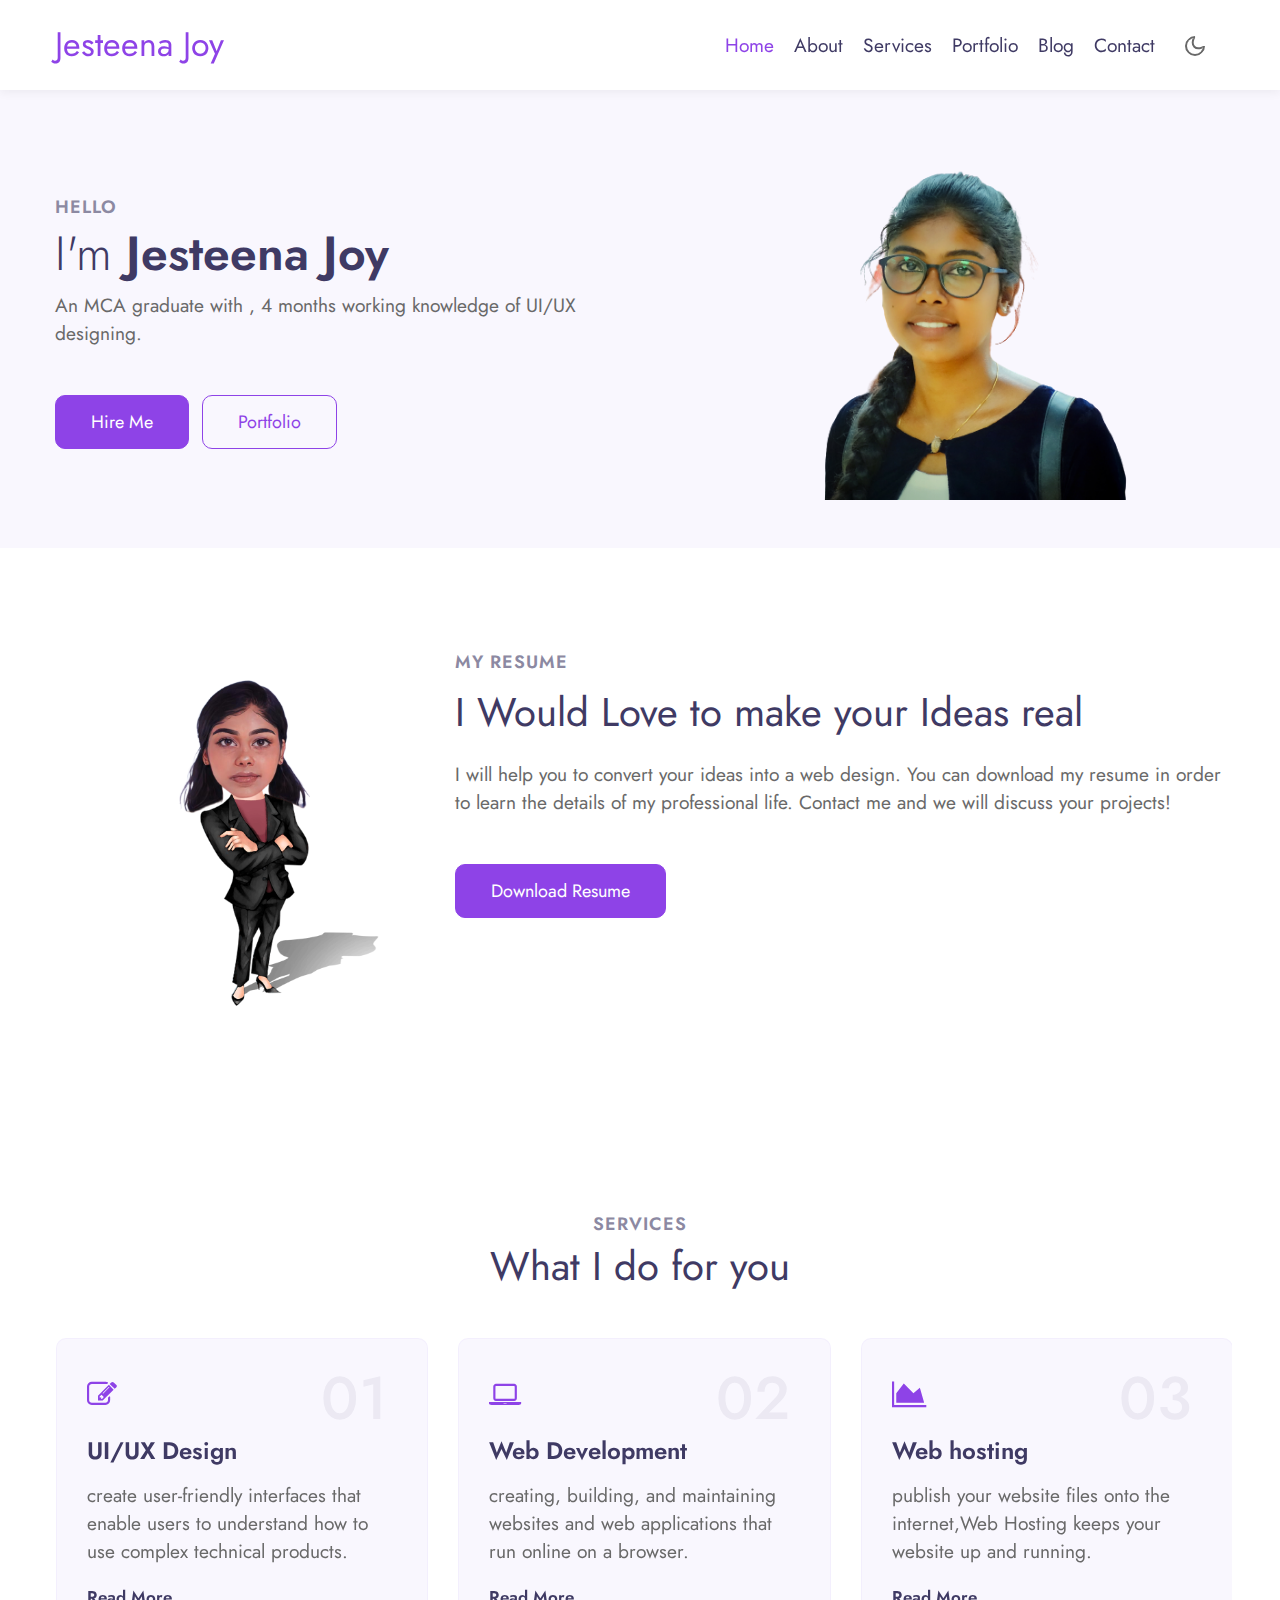
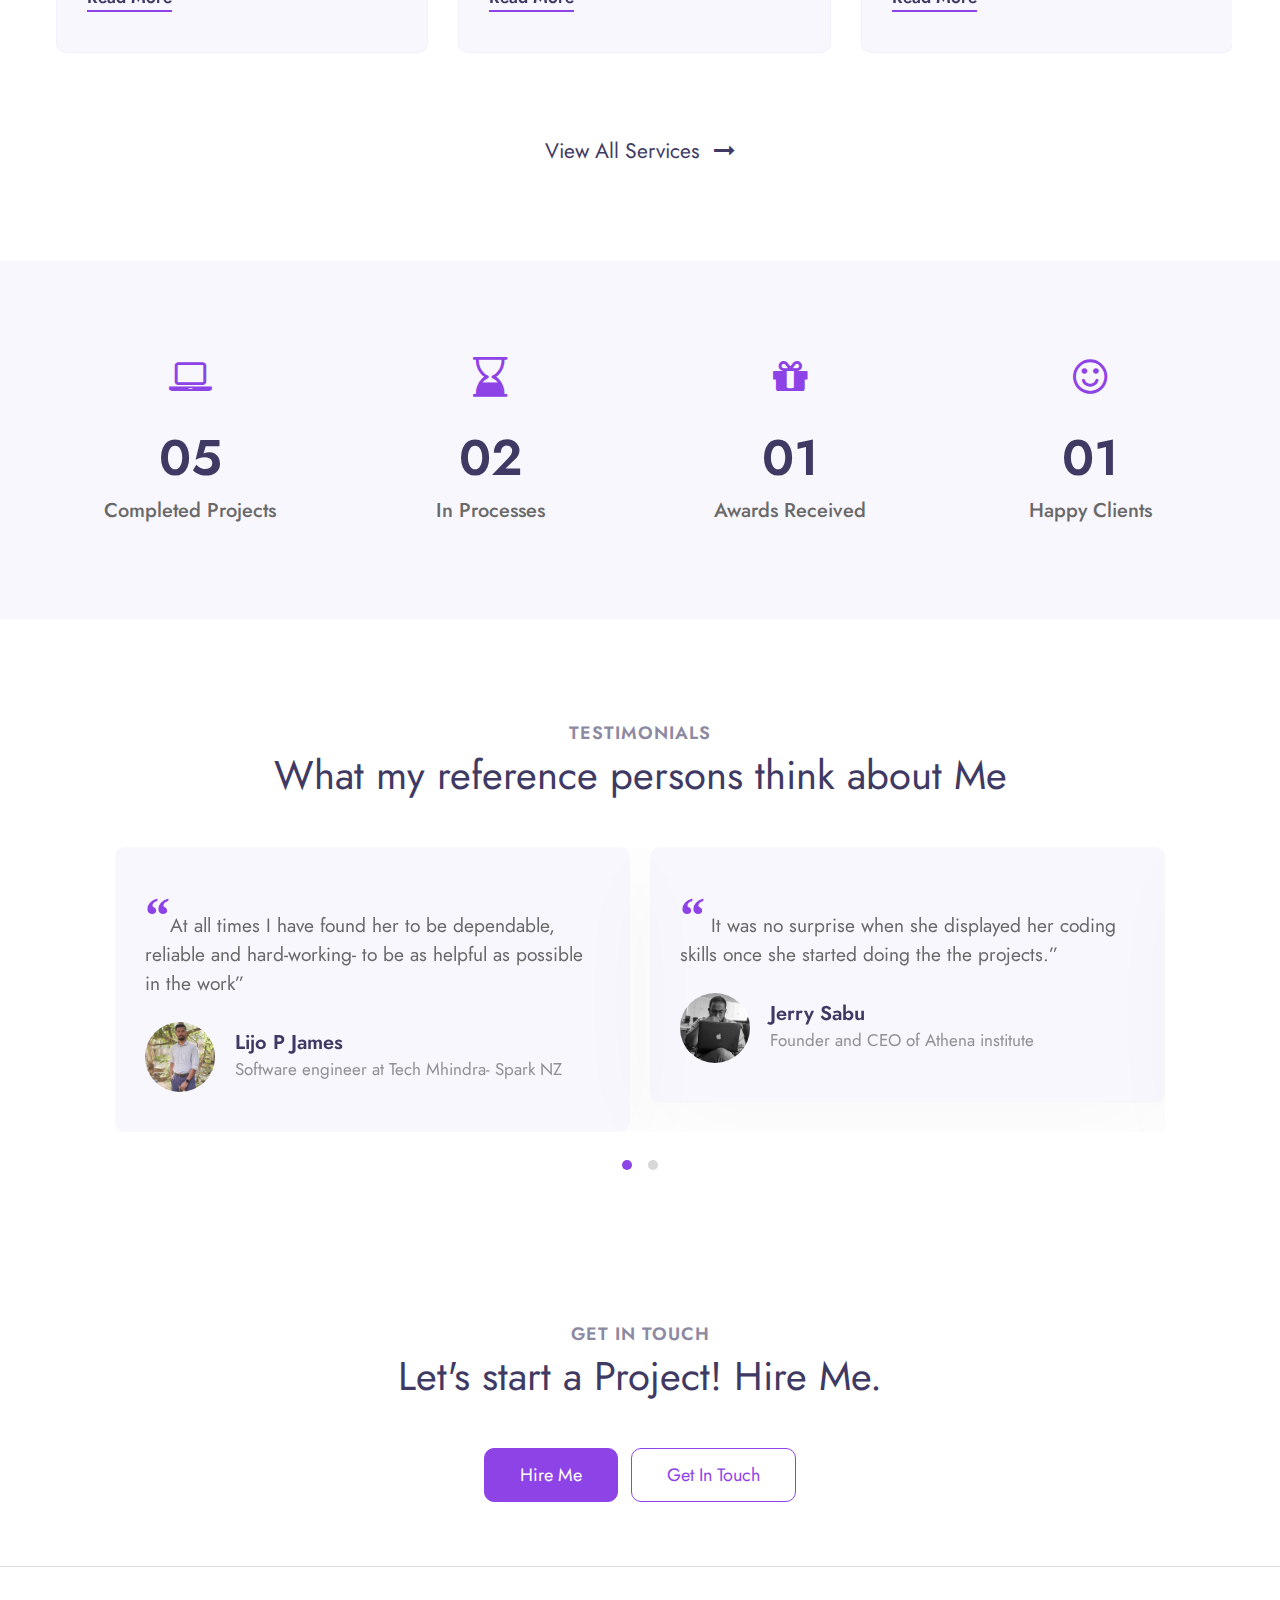
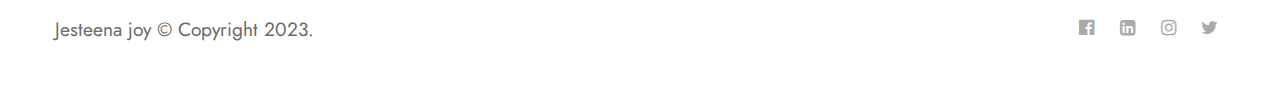
<file: index.html>
<!doctype html>
<html lang="en">

<head>
  <!-- Required meta tags -->
  <meta charset="utf-8">
  <meta name="viewport" content="width=device-width, initial-scale=1, shrink-to-fit=no">

  <title>Jesteena Joy</title>

  <!-- google fonts -->  
  <link href="//fonts.googleapis.com/css2?family=Jost:wght@300;400;600&display=swap" rel="stylesheet">

  <!-- Template CSS -->
  <link rel="stylesheet" href="assets/css/style-starter.css">
</head>

<body>
<!-- header -->
<header id="site-header" class="fixed-top">
  <div class="container">
      <nav class="navbar navbar-expand-lg stroke">
          <a class="navbar-brand" href="index.html">
              </span> Jesteena Joy
          </a>
          <!-- if logo is image enable this   
      <a class="navbar-brand" href="#index.html">
          <img src="image-path" alt="Your logo" title="Your logo" style="height:35px;" />
      </a> -->
          <button class="navbar-toggler  collapsed bg-gradient" type="button" data-toggle="collapse"
              data-target="#navbarTogglerDemo02" aria-controls="navbarTogglerDemo02" aria-expanded="false"
              aria-label="Toggle navigation">
              <span class="navbar-toggler-icon fa icon-expand fa-bars"></span>
              <span class="navbar-toggler-icon fa icon-close fa-times"></span>
              </span>
          </button>

          <div class="collapse navbar-collapse" id="navbarTogglerDemo02">
              <ul class="navbar-nav ml-auto">
                  <li class="nav-item active">
                      <a class="nav-link" href="index.html">Home <span class="sr-only">(current)</span></a>
                  </li>
                  <li class="nav-item @@about__active">
                      <a class="nav-link" href="about.html">About</a>
                  </li>
                  <li class="nav-item @@contact__active">
                      <a class="nav-link" href="services.html">Services</a>
                  </li>
                  <li class="nav-item @@contact__active">
                    <a class="nav-link" href="portfolio.html">Portfolio</a>
                </li>
                <li class="nav-item @@contact__active">
                  <a class="nav-link" href="blog.html">Blog</a>
              </li>
              <li class="nav-item @@contact__active">
                <a class="nav-link" href="contact.html">Contact</a>
            </li>
              </ul>
          </div>
          <!-- toggle switch for light and dark theme -->
          <div class="mobile-position">
              <nav class="navigation">
                  <div class="theme-switch-wrapper">
                      <label class="theme-switch" for="checkbox">
                          <input type="checkbox" id="checkbox">
                          <div class="mode-container">
                              <i class="gg-sun"></i>
                              <i class="gg-moon"></i>
                          </div>
                      </label>
                  </div>
              </nav>
          </div>
          <!-- //toggle switch for light and dark theme -->
      </nav>
  </div>
</header>
<!-- //header -->

<!-- banner section -->
<section id="home" class="w3l-banner py-5">
    <div class="container">
        <div class="row align-items-center">
            <div class="col-lg-6 col-sm-12 mt-lg-0 mt-4">
                <span class="title-small">Hello</span>
                <h1 class="mb-2 title"> <span>I'm</span> Jesteena Joy</h1>
                <!-- <h1 class="mb-4 title"> a <span class="typed-text"></span><span class="cursor">&nbsp</span></h1> -->
                <p>An MCA graduate with , 4 months working knowledge of UI/UX designing.
            </p>
                <div class="mt-sm-5 mt-4">
                    <a class="btn btn-primary btn-style mr-2" href="contact.html"> Hire Me </a>
                    <a class="btn btn-outline-primary btn-style mr-2" href="#portfolio"> Portfolio </a>
                </div>
            </div>
            <div class="col-lg-6 col-md-8 col-sm-10 mt-lg-0 mt-4">
                <div class="img-effect text-lg-center">
                    <img src="assets/images/photo.png" alt="myphoto" class="img-fluid">
                </div>
            </div>
        </div>
    </div>
</section>
<!-- //banner section -->

<!-- home page about section -->
<section class="w3l-index3" id="about">
    <div class="midd-w3 py-5">
        <div class="container py-lg-5 py-md-3">
            <div class="row">
                <div class="col-lg-4">
                    <div class="position-relative">
                        <img src="assets/images/1678775189015.png" alt="" class="radius-image img-fluid">
                    </div>
                </div>
                <div class="col-lg-8 mt-lg-0 mt-5">
                    <h5 class="title-small mb-2">My resume</h5>
                    <h3 class="title-big">I Would Love to make your Ideas real</h3>
                    <p class="mt-4">I will help you to convert your ideas into a web design. You can download my
                      resume in order to learn the details of my professional life. Contact me and
                      we will discuss your projects!</p>
                    <a href="#download" class="btn btn-style btn-primary mt-lg-5 mt-4">Download resume</a>
                </div>
            </div>
        </div>
    </div>
</section>
<!-- //home page about section -->

<!-- home page second section -->
<!-- <div class="py-5 w3l-resume">
    <div class="container py-lg-5 py-3">
        <h5 class="title-small mb-2"> My resume</h5>
        <h3 class="title-big mb-4">I Would Love to make your Ideas real </h3>
        <p>I love graphic design and photography and have been working on my portfolio since 2016. You can download my
            resume in order to learn the details of my professional life as a designer and photographer. Contact me and
            we will discuss your projects!</p>
        <div class="mt-5">
            <a href="#download" class="btn btn-style btn-primary">Download resume</a>
        </div>
    </div>
</div> -->
<!-- //home page second section -->

<!-- home page services section -->
<section class="w3l-services">
    <div class="blog py-5" id="services">
        <div class="container py-lg-5">
            <h5 class="title-small text-center">Services</h5>
            <h3 class="title-big text-center mb-sm-5 mb-4">What I do for you</h3>
            <div class="row">
                <div class="col-md-12 mx-auto pr-2">
                    <div class="owl-two owl-carousel owl-theme">
                        <div class="item">
                            <div class="card">
                                <div class="box-wrap">
                                    <div class="icon">
                                        <span class="fa fa-pencil-square-o"></span>
                                    </div>
                                    <h4 class="number">01</h4>
                                    <h4><a href="#url">UI/UX Design</a></h4>
                                    <p>create user-friendly interfaces that enable users to understand how to use complex technical products.</p>
                                    <a href="#read" class="read">Read more</a>
                                </div>
                            </div>
                        </div>

                        <div class="item">
                            <div class="card">
                                <div class="box-wrap">
                                    <div class="icon">
                                      <span class="fa fa-laptop"></span>
                                    </div>
                                    <h4 class="number">02</h4>
                                    <h4><a href="#url">Web Development</a></h4>
                                    <p>creating, building, and maintaining websites and web applications that run online on a browser.</p>
                                      <a href="#read" class="read">Read more</a>
                                  </div>
                            </div>
                        </div>

                        <div class="item">
                            <div class="card">
                                <div class="box-wrap">
                                    <div class="icon">
                                      <span class="fa fa-area-chart"></span>
                                    </div>
                                    <h4 class="number">03</h4>
                                    <h4><a href="#url">Web hosting</a></h4>
                                    <p>publish your website files onto the internet,Web Hosting keeps your website up and running.</p>
                                      <a href="#read" class="read">Read more</a>
                                  </div>
                            </div>
                        </div>

                      
                    </div>
                </div>
            </div>
            <div class="mt-5 text-more">
                <p class="mt-4 pt-3 sample text-center">
                    <a href="services.html">View All Services <span class="pl-2 fa fa-long-arrow-right"></span></a>
                </p>
            </div>
        </div>
    </div>
</section>
<!-- //home page services section -->

<!-- stats -->
<section class="w3l-stats py-lg-5 py-4" id="stats">
    <div class="gallery-inner container py-md-5 py-4">
        <div class="row stats-con">
            <div class="col-sm-3 col-6 stats_info counter_grid">
                <span class="fa fa-laptop"></span>
                <p class="counter">05</p>
                <h4>Completed projects</h4>
            </div>
            <div class="col-sm-3 col-6 stats_info counter_grid1">
                <span class="fa fa-hourglass-end"></span>
                <p class="counter">02</p>
                <h4>In processes</h4>
            </div>
            <div class="col-sm-3 col-6 stats_info counter_grid mt-sm-0 mt-5">
                <span class="fa fa-gift"></span>
                <p class="counter">01</p>
                <h4>Awards Received</h4>
            </div>
            <div class="col-sm-3 col-6 stats_info counter_grid2 mt-sm-0 mt-5">
                <span class="fa fa-smile-o"></span>
                <p class="counter">01</p>
                <h4>Happy Clients</h4>
            </div>
        </div>
    </div>
</section>
<!-- //stats -->
<!-- testimonials -->
<section class="w3l-clients" id="clients">
    <!-- /grids -->
    <div class="cusrtomer-layout py-5">
        <div class="container py-lg-5 py-md-4">
            <div class="heading text-center mx-auto">
                <h6 class="title-small text-center">Testimonials</h6>
                <h3 class="title-big mb-md-5 mb-4">What my reference persons think about Me </h3>
            </div>
            <!-- /grids -->
            <div class="testimonial-width">
                <div id="owl-demo1" class="owl-carousel owl-theme mb-4">
                    <div class="item">
                        <div class="testimonial-content">
                            <div class="testimonial">
                                <blockquote>
                                    <q>At all times I have found her to be dependable, reliable and 
                                      hard-working- to be as helpful as possible in the work</q>
                                </blockquote>
                                <div class="testi-des">
                                    <div class="test-img"><img src="assets/images/1678862639547.jpg" class="img-fluid" alt="client-img">
                                    </div>
                                    <div class="peopl align-self">
                                        <h3>Lijo P James</h3>
                                        <p class="indentity">Software engineer at Tech Mhindra- Spark NZ</p>
                                    </div>
                                </div>
                            </div>
                        </div>
                    </div>
                    <div class="item">
                        <div class="testimonial-content">
                            <div class="testimonial">
                                <blockquote>
                                    <q> It was no surprise when she displayed her coding skills once she started doing the the projects.</q>
                                </blockquote>
                                <div class="testi-des">
                                    <div class="test-img"><img src="assets/images/1678862639562.jpg" class="img-fluid" alt="client-img">
                                    </div>
                                    <div class="peopl align-self">
                                        <h3>Jerry Sabu</h3>
                                        <p class="indentity">Founder and CEO of Athena institute</p>
                                    </div>
                                </div>
                            </div>
                        </div>
                    </div>
                    <div class="item">
                        <div class="testimonial-content">
                            <div class="testimonial">
                                <blockquote>
                                    <q>As a student, Jesteena was always engaged in classes—she studied not just to get good grades, but also out of a desire to truly understand the material.</q>
                                </blockquote>
                                <div class="testi-des">
                                    <div class="test-img"><img src="assets/images/1678863199052.jpg" class="img-fluid" alt="client-img">
                                    </div>
                                    <div class="peopl align-self">
                                        <h3>Manju Joy</h3>
                                        <p class="indentity">Assistant Professor at FISAT</p>
                                    </div>
                                </div>
                            </div>
                        </div>
                    </div>
                    
                </div>
            </div>
        </div>
        <!-- /grids -->
    </div>
    <!-- //grids -->
</section>
<!-- //testimonials -->



 <!-- freelance hire me -->
 <section class="w3l-grid-quote text-center py-5">
   <div class="container py-3">
     <h6 class="title-small">Get in touch</h6>
     <h3 class="title-big mb-md-5 mb-4">Let's start a Project! Hire Me.</h3>
     <a href="contact.html" class="btn btn-style btn-primary mr-2">Hire Me </a>
     <a href="contact.html" class="btn btn-style btn-outline-primary">Get in touch</a>
   </div>
 </section>
 <!-- //freelance hire me -->
 
<!-- Footer -->
<section class="w3l-footer py-sm-5 py-4">
  <div class="container">
    <div class="footer-content">
      <div class="row">
        <div class="col-lg-8 footer-left">
          <p class="m-0">Jesteena joy © Copyright 2023.</p>
        </div>
        <div class="col-lg-4 footer-right text-lg-right text-center mt-lg-0 mt-3">
          <ul class="social m-0 p-0">
            <li><a href="https://www.facebook.com/jesteena.joy.7/"><span class="fa fa-facebook-official"></span></a></li>
            <li><a href="https://www.linkedin.com/in/jesteena-joy-22561b147/"><span class="fa fa-linkedin-square"></span></a></li>
            <li><a href="#instagram"><span class="fa fa-instagram"></span></a></li>
            <li><a href="#twitter"><span class="fa fa-twitter"></span></a></li>
          </ul>
        </div>
      </div>
    </div>
  </div>

  <!-- move top -->
  <button onclick="topFunction()" id="movetop" title="Go to top">
    <span class="fa fa-angle-up"></span>
  </button>
  <script>
    // When the user scrolls down 20px from the top of the document, show the button
    window.onscroll = function () {
      scrollFunction()
    };

    function scrollFunction() {
      if (document.body.scrollTop > 20 || document.documentElement.scrollTop > 20) {
        document.getElementById("movetop").style.display = "block";
      } else {
        document.getElementById("movetop").style.display = "none";
      }
    }

    // When the user clicks on the button, scroll to the top of the document
    function topFunction() {
      document.body.scrollTop = 0;
      document.documentElement.scrollTop = 0;
    }
  </script>
  <!-- /move top -->
</section>
<!-- //Footer -->

<!-- all js scripts and files here -->

<script src="assets/js/theme-change.js"></script><!-- theme switch js (light and dark)-->

<script src="assets/js/jquery-3.3.1.min.js"></script><!-- default jQuery -->



<!-- services owlcarousel -->
<script src="assets/js/owl.carousel.js"></script>

<!-- script for services -->
<script>
  $(document).ready(function () {
    $('.owl-two').owlCarousel({
      loop: true,
      margin: 30,
      nav: false,
      responsiveClass: true,
      autoplay: false,
      autoplayTimeout: 5000,
      autoplaySpeed: 1000,
      autoplayHoverPause: false,
      responsive: {
        0: {
          items: 1,
          nav: false
        },
        480: {
          items: 1,
          nav: false
        },
        700: {
          items: 1,
          nav: false
        },
        1090: {
          items: 3,
          nav: false
        }
      }
    })
  })
</script>
<!-- //script for services -->

<!-- script for tesimonials carousel slider -->
<script>
  $(document).ready(function () {
    $("#owl-demo1").owlCarousel({
      loop: true,
      margin: 20,
      nav: false,
      responsiveClass: true,
      responsive: {
        0: {
          items: 1,
          nav: false
        },
        736: {
          items: 1,
          nav: false
        },
        1000: {
          items: 2,
          nav: false,
          loop: false
        }
      }
    })
  })
</script>
<!-- //script for tesimonials carousel slider -->

<!-- video popup -->
<script src="assets/js/jquery.magnific-popup.min.js"></script>
<script>
  $(document).ready(function () {
    $('.popup-with-zoom-anim').magnificPopup({
      type: 'inline',

      fixedContentPos: false,
      fixedBgPos: true,

      overflowY: 'auto',

      closeBtnInside: true,
      preloader: false,

      midClick: true,
      removalDelay: 300,
      mainClass: 'my-mfp-zoom-in'
    });

    $('.popup-with-move-anim').magnificPopup({
      type: 'inline',

      fixedContentPos: false,
      fixedBgPos: true,

      overflowY: 'auto',

      closeBtnInside: true,
      preloader: false,

      midClick: true,
      removalDelay: 300,
      mainClass: 'my-mfp-slide-bottom'
    });
  });
</script>
<!-- //video popup -->

<!-- stats number counter-->
<script src="assets/js/jquery.waypoints.min.js"></script>
<script src="assets/js/jquery.countup.js"></script>
<script>
  $('.counter').countUp();
</script>
<!-- //stats number counter -->

<!-- disable body scroll which navbar is in active -->
<script>
  $(function () {
    $('.navbar-toggler').click(function () {
      $('body').toggleClass('noscroll');
    })
  });
</script>
<!-- disable body scroll which navbar is in active -->

<!--/MENU-JS-->
<script>
  $(window).on("scroll", function () {
    var scroll = $(window).scrollTop();

    if (scroll >= 80) {
      $("#site-header").addClass("nav-fixed");
    } else {
      $("#site-header").removeClass("nav-fixed");
    }
  });

  //Main navigation Active Class Add Remove
  $(".navbar-toggler").on("click", function () {
    $("header").toggleClass("active");
  });
  $(document).on("ready", function () {
    if ($(window).width() > 991) {
      $("header").removeClass("active");
    }
    $(window).on("resize", function () {
      if ($(window).width() > 991) {
        $("header").removeClass("active");
      }
    });
  });
</script>
<!--//MENU-JS-->

<!-- bootstrap js -->
<script src="assets/js/bootstrap.min.js"></script>

</body>

</html>
</file>
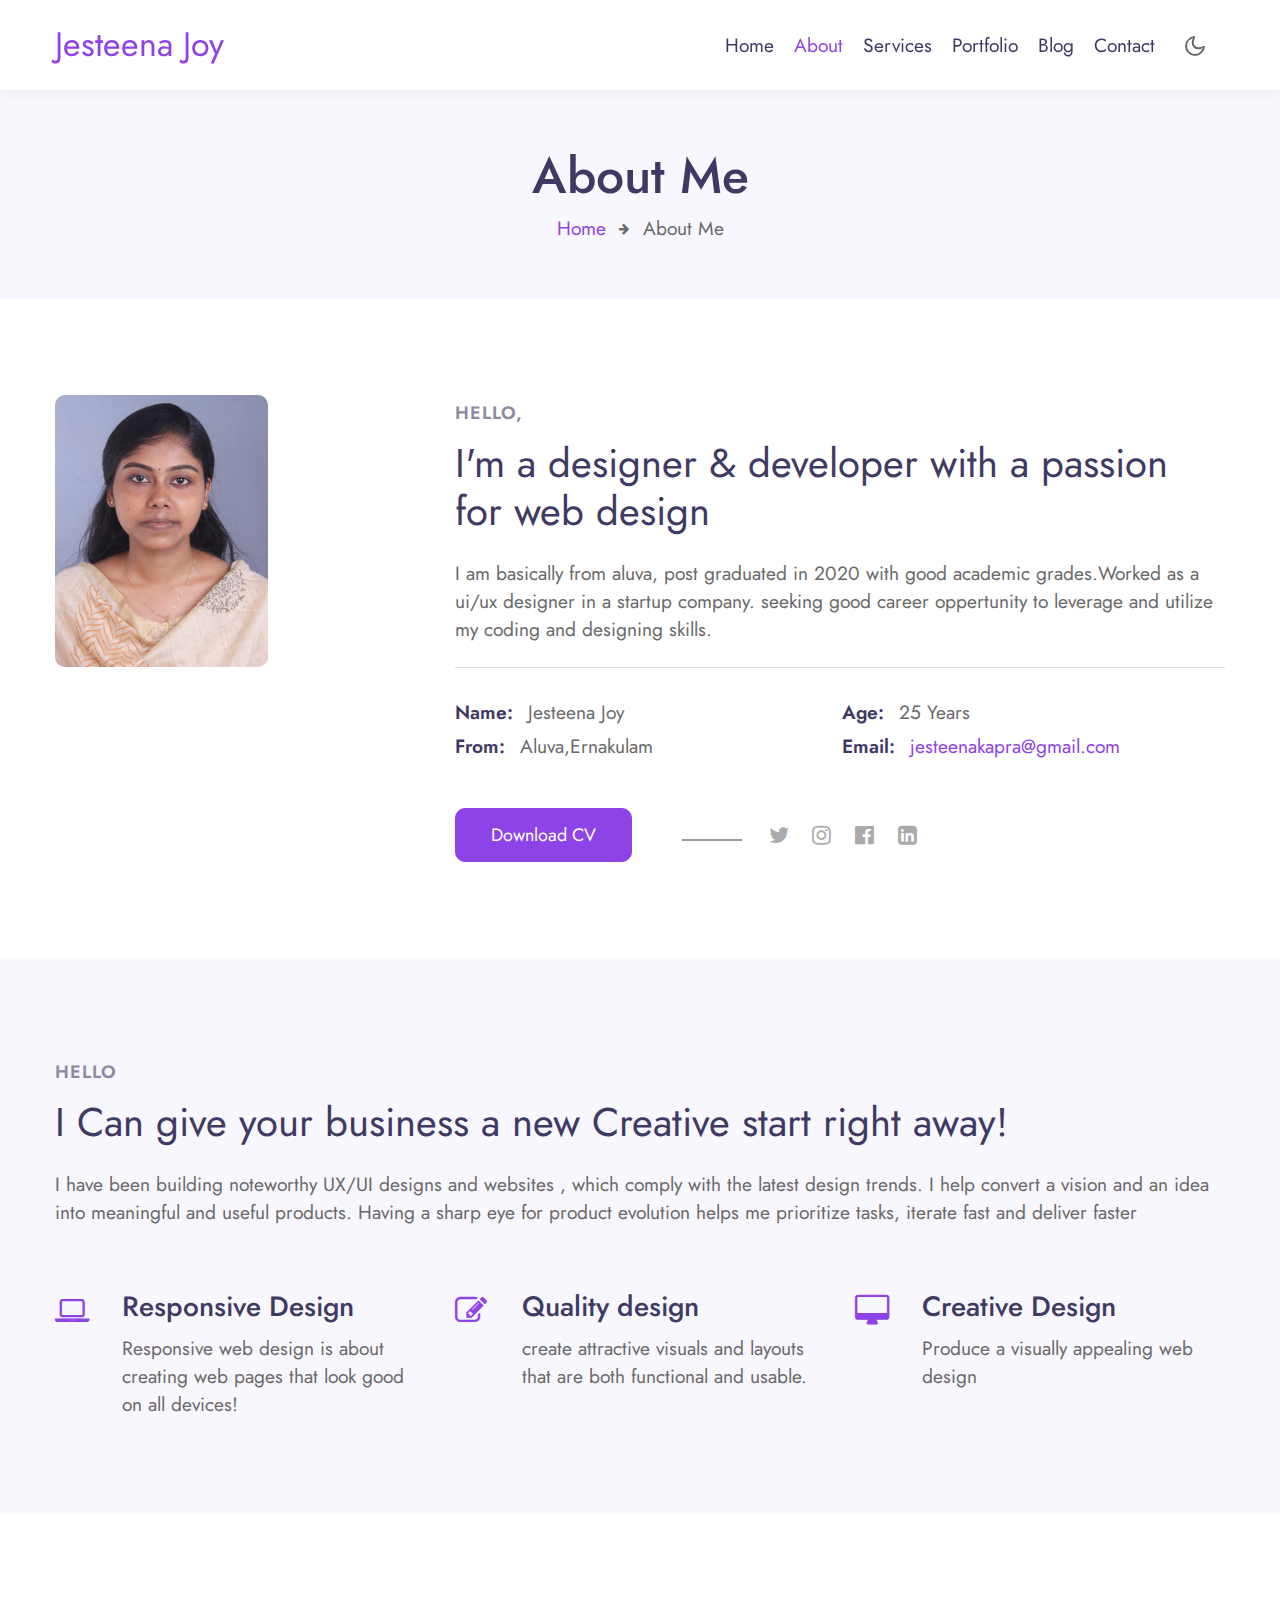
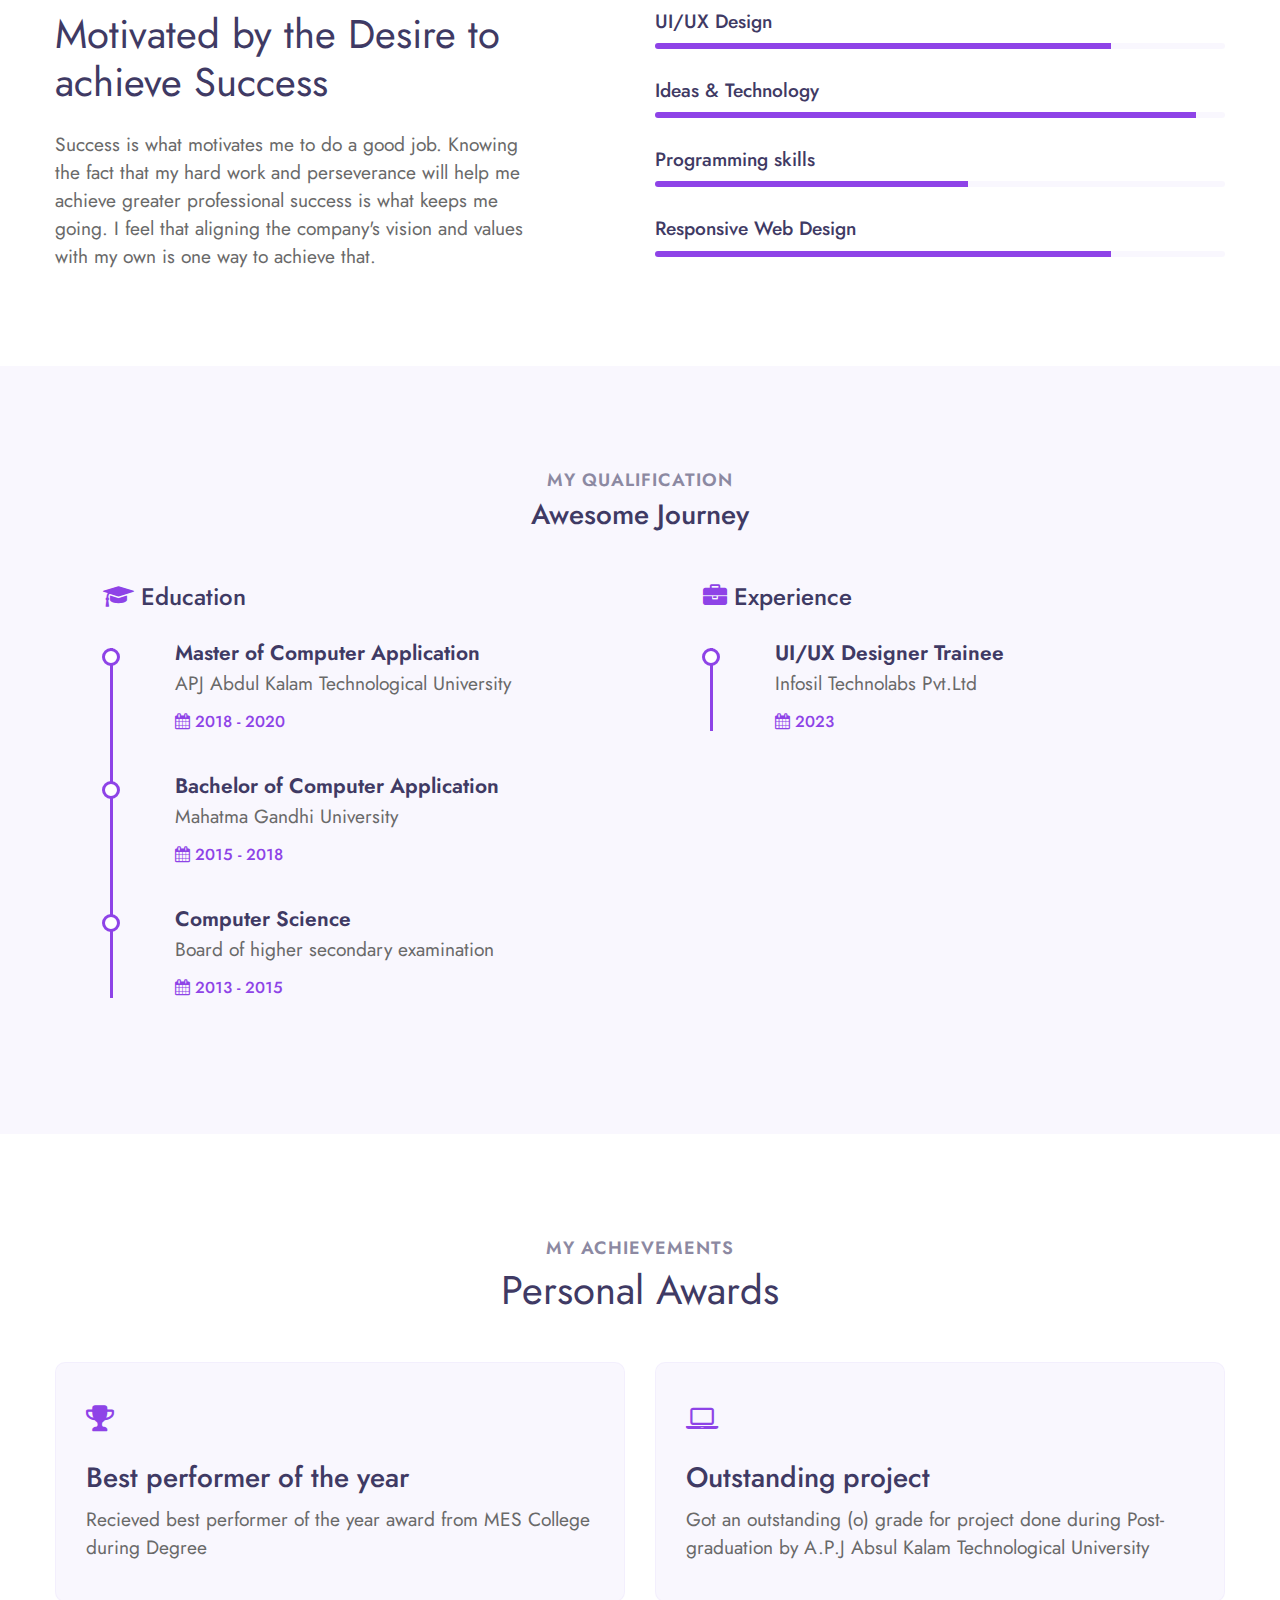
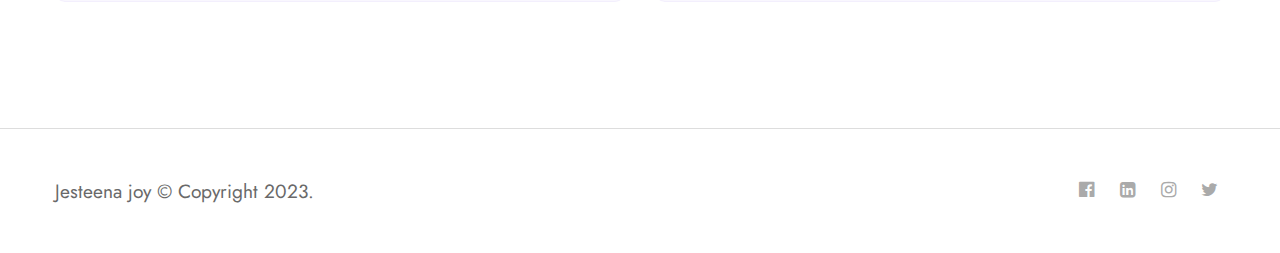
<file: about.html>
<!--
Author: W3layouts
Author URL: http://w3layouts.com
-->
<!doctype html>
<html lang="en">

<head>
  <!-- Required meta tags -->
  <meta charset="utf-8">
  <meta name="viewport" content="width=device-width, initial-scale=1, shrink-to-fit=no">

  <title>Jesteena joy</title>

  <!-- google fonts -->  
  <link href="//fonts.googleapis.com/css2?family=Jost:wght@300;400;600&display=swap" rel="stylesheet">

  <!-- Template CSS -->
  <link rel="stylesheet" href="assets/css/style-starter.css">
</head>

<body>
<!-- header -->
<header id="site-header" class="fixed-top">
  <div class="container">
      <nav class="navbar navbar-expand-lg stroke">
          <a class="navbar-brand" href="index.html">
               Jesteena Joy
          </a>
          <!-- if logo is image enable this   
      <a class="navbar-brand" href="#index.html">
          <img src="image-path" alt="Your logo" title="Your logo" style="height:35px;" />
      </a> -->
          <button class="navbar-toggler  collapsed bg-gradient" type="button" data-toggle="collapse"
              data-target="#navbarTogglerDemo02" aria-controls="navbarTogglerDemo02" aria-expanded="false"
              aria-label="Toggle navigation">
              <span class="navbar-toggler-icon fa icon-expand fa-bars"></span>
              <span class="navbar-toggler-icon fa icon-close fa-times"></span>
              </span>
          </button>

          <div class="collapse navbar-collapse" id="navbarTogglerDemo02">
              <ul class="navbar-nav ml-auto">
                  <li class="nav-item @@contact__active">
                      <a class="nav-link" href="index.html">Home</a>
                  </li>
                  <li class="nav-item active">
                      <a class="nav-link" href="about.html">About <span class="sr-only">(current)</span></a>
                  </li>
                  <li class="nav-item @@contact__active">
                      <a class="nav-link" href="services.html">Services</a>
                  </li>
                  <li class="nav-item @@contact__active">
                    <a class="nav-link" href="portfolio.html">Portfolio</a>
                </li>
                <li class="nav-item @@contact__active">
                  <a class="nav-link" href="blog.html">Blog</a>
              </li>
              <li class="nav-item @@contact__active">
                <a class="nav-link" href="contact.html">Contact</a>
            </li>
              </ul>
          </div>
          <!-- toggle switch for light and dark theme -->
          <div class="mobile-position">
              <nav class="navigation">
                  <div class="theme-switch-wrapper">
                      <label class="theme-switch" for="checkbox">
                          <input type="checkbox" id="checkbox">
                          <div class="mode-container">
                              <i class="gg-sun"></i>
                              <i class="gg-moon"></i>
                          </div>
                      </label>
                  </div>
              </nav>
          </div>
          <!-- //toggle switch for light and dark theme -->
      </nav>
  </div>
</header>
<!-- //header -->

<!-- about breadcrumb -->
<section class="w3l-about-breadcrumb text-center">
    <div class="breadcrumb-bg breadcrumb-bg-about py-sm-5 py-4">
        <div class="container py-2">
            <h2 class="title">About Me</h2>
            <ul class="breadcrumbs-custom-path mt-2">
                <li><a href="index.html">Home</a></li>
                <li class="active"><span class="fa fa-arrow-right mx-2" aria-hidden="true"></span> About Me </li>
            </ul>
        </div>
    </div>
</section>
<!-- //about breadcrumb -->

<!-- about page about section -->
<section class="w3l-aboutblock1" id="about">
    <div class="midd-w3 py-5">
        <div class="container py-lg-5 py-md-3">
            <div class="row">
                <div class="col-lg-4">
                    <div class="position-relative">
                        <img src="assets/images/1613060230268_5305 (1).jpg" alt="" class="radius-image img-fluid">
                    </div>
                </div>
                <div class="col-lg-8 mt-lg-0 mt-5">
                    <h5 class="title-small mb-2">Hello,</h5>
                    <h3 class="title-big">I'm a designer & developer with a passion for web design</h3>
                    <p class="mt-4">I am basically from aluva, post graduated in 2020 with good academic grades.Worked as a ui/ux designer in a startup company.
                      seeking good career oppertunity to leverage and utilize my coding and designing skills.
                    </p>
                    <div class="my-info mt-4">
                        <div class="single-info"><span>Name:</span>
                            <p>Jesteena Joy</p>
                        </div>
                        <div class="single-info"><span>Age:</span>
                            <p>25 Years</p>
                        </div>
                        <div class="single-info"><span>From:</span>
                            <p>Aluva,Ernakulam</p>
                        </div>
                        <div class="single-info"><span>Email:</span>
                            <p><a href="mailto:jesteenakapra@mail.com">jesteenakapra@gmail.com</a></p>
                        </div>
                    </div>
                    <div class="my-social mt-lg-5 mt-4">
                        <a href="#download" class="btn btn-style btn-primary">Download CV</a>
                        <ul class="social m-0 p-0">
                            <li><a href="#twitter"><span class="fa fa-twitter"></span></a></li>
                            <li><a href="#instagram"><span class="fa fa-instagram"></span></a></li>
                            <li><a href="#facebook"><span class="fa fa-facebook-official"></span></a></li>
                            <li><a href="#linkedin"><span class="fa fa-linkedin-square"></span></a></li>
                          </ul>
                    </div>
                </div>
            </div>
        </div>
    </div>
</section>
<!-- //about page about section -->

<!-- about page second section -->
<div class="py-5 w3l-resume">
    <div class="container py-lg-5 py-3">
        <h5 class="title-small mb-2"> Hello</h5>
        <h3 class="title-big mb-4">I Can give your business a new Creative start right away! </h3>
        <p>I have been building noteworthy UX/UI designs and websites
          , which comply with the latest design trends. I help convert a vision and an idea into meaningful
            and useful products. Having a sharp eye for product evolution helps me prioritize tasks, iterate fast and
            deliver faster</p>
        <div class="row features-w3pvt-main mt-5 pt-md-3" id="features">
            <div class="col-lg-4 col-md-6 feature-gird">
                <div class="row features-hny-inner-gd">
                    <div class="col-md-2 col-2 featured_grid_left">
                        <div class="icon_left_grid">
                            <span class="fa fa-laptop" aria-hidden="true"></span>
                        </div>
                    </div>
                    <div class="col-md-10 col-10 featured_grid_right_info">
                        <h4><a class="link-hny" href="#url">Responsive Design </a></h4>
                        <p>Responsive web design is about creating web pages that look good on all devices! </p>
                    </div>
                </div>
            </div>
            <div class="col-lg-4 col-md-6 feature-gird mt-md-0 mt-4">
                <div class="row features-hny-inner-gd">
                    <div class="col-md-2 col-2 featured_grid_left">
                        <div class="icon_left_grid">
                            <span class="fa fa-pencil-square-o" aria-hidden="true"></span>
                        </div>
                    </div>
                    <div class="col-md-10 col-10 featured_grid_right_info">
                        <h4><a class="link-hny" href="#url">Quality design </a></h4>
                        <p>create attractive visuals and layouts that are both functional and usable.</p>
                    </div>
                </div>
            </div>
            <div class="col-lg-4 col-md-6 feature-gird mt-lg-0 mt-md-5 mt-4">
                <div class="row features-hny-inner-gd">
                    <div class="col-md-2 col-2 featured_grid_left">
                        <div class="icon_left_grid">
                            <span class="fa fa-desktop" aria-hidden="true"></span>
                        </div>
                    </div>
                    <div class="col-md-10 col-10 featured_grid_right_info">
                        <h4><a class="link-hny" href="#url">Creative Design </a></h4>
                        <p>Produce a visually appealing web design</p>
                    </div>
                </div>
            </div>

        </div>
    </div>
</div>
<!-- //about page about section -->







<!-- about page third section -->
<section class="w3l-content-6 py-5">
  <div class="content-6-mian py-lg-5 py-md-4">
      <div class="container">
          <div class="content-info-in row">
              <div class="content-gd col-lg-5">
                  <h3 class="title-big mb-4">Motivated by the Desire to achieve Success</h3>
                  <p>Success is what motivates me to do a good job. Knowing the fact that my hard work and perseverance will 
                    help me achieve greater professional
                    success is what keeps me going. I feel that aligning the company's vision and values with
                     my own is one way to achieve that.
                  </p>
              </div>
              <div class="content-gd col-lg-6 offset-lg-1">
                  <div class="progress-info">
                      <h6 class="progress-tittle">UI/UX Design</h6>
                      <div class="progress">
                          <div class="progress-bar progress-bar-striped" role="progressbar" style="width: 80%"
                              aria-valuenow="50" aria-valuemin="0" aria-valuemax="100">
                          </div>
                      </div>
                  </div>
                  <div class="progress-info">
                      <h6 class="progress-tittle">Ideas & Technology
                      </h6>
                      <div class="progress">
                          <div class="progress-bar progress-bar-striped" role="progressbar" style="width: 95%"
                              aria-valuenow="60" aria-valuemin="0" aria-valuemax="100">
                          </div>
                      </div>
                  </div>
                  <div class="progress-info">
                      <h6 class="progress-tittle">Programming skills</h6>
                      <div class="progress">
                          <div class="progress-bar progress-bar-striped" role="progressbar" style="width: 55%"
                              aria-valuenow="75" aria-valuemin="0" aria-valuemax="100">
                          </div>
                      </div>
                  </div>
                  <div class="progress-info mb-0">
                      <h6 class="progress-tittle">Responsive Web Design</h6>
                      <div class="progress">
                          <div class="progress-bar progress-bar-striped" role="progressbar" style="width: 80%"
                              aria-valuenow="45" aria-valuemin="0" aria-valuemax="100">
                          </div>
                      </div>
                  </div>
              </div>
          </div>
      </div>
  </div>
</section>
<!-- about page third section -->








<!-- qualification section -->
<section class="w3l-timeline-1 py-5">
  <div class="container py-lg-5 py-4">
      <div class="title-heading-w3 text-center mb-sm-5 mb-4">
          <h5 class="title-small">My Qualification</h5>
          <h3 class="title-style">Awesome Journey</h3>
      </div>
      <div class="row">
          <div class="col-lg-6">
              <h5 class="sub-title-timeline"><i class="fa fa-graduation-cap"></i> Education</h5>
              <div class="timeline">
                  <div class="column">
                      <div class="title">
                          <h2>Master of Computer Application</h2>
                      </div>
                      <div class="description">
                          <p>APJ Abdul Kalam Technological University</p>
                          <h6><i class="fa fa-regular fa-calendar"></i> 2018 - 2020</h6>
                      </div>
                  </div>
                  <div class="column">
                      <div class="title">
                          <h2>Bachelor of Computer Application</h2>
                      </div>
                      <div class="description">
                          <p>Mahatma Gandhi University</p>
                          <h6><i class="fa fa-regular fa-calendar"></i> 2015 - 2018</h6>
                      </div>
                  </div>
                  <div class="column">
                      <div class="title">
                          <h2>Computer Science</h2>
                      </div>
                      <div class="description">
                          <p>Board of higher secondary examination</p>
                          <h6><i class="fa fa-regular fa-calendar"></i> 2013 - 2015</h6>
                      </div>
                  </div>
              </div>
          </div>

          <div class="col-lg-6 mt-lg-0 mt-4">
              <h5 class="sub-title-timeline"><i class="fa fa-briefcase"></i> Experience</h5>
              <div class="timeline">
                  <div class="column">
                      <div class="title">
                          <h2>UI/UX Designer Trainee</h2>
                      </div>
                      <div class="description">
                          <p>Infosil Technolabs Pvt.Ltd</p>
                          <h6><i class="fa fa-regular fa-calendar"></i> 2023</h6>
                      </div>
                  </div>
                  <!-- <div class="column">
                      <div class="title">
                          <h2>Jr. Font End Developer</h2>
                      </div>
                      <div class="description">
                          <p>W3Layouts</p>
                          <h6><i class="fa fa-calendar-alt"></i> 2018 - 2020</h6>
                      </div>
                  </div>
                  <div class="column">
                      <div class="title">
                          <h2>HTML Developer</h2>
                      </div>
                      <div class="description">
                          <p>Agile info</p>
                          <h6><i class="fa fa-calendar-alt"></i> 2017 - 2018</h6>
                      </div>
                  </div> -->
              </div>
          </div>
      </div>
  </div>
</section>
<!-- //qualification section -->








<!-- subscribe block -->
<!-- <div class="abouthy-img-grids">
    <div class="img-one">
        <img src="assets/images/g5.jpg" alt=" " class="img-fluid">
    </div>
    <div class="img-one content-mid">
        <h3 class="title-big"> Stay up to date, Subscribe to the free Newsletter! </h3>
        <form action="#url" method="GET" class="subscribe-form">
            <input type="email" name="email" placeholder="Enter your email" required>
            <button type="submit" class="btn">Subscribe</button>
          </form>

    </div>
    <div class="img-one">
        <img src="assets/images/g3.jpg" alt=" " class="img-fluid">
    </div>
</div> -->
<!-- //subscribe block -->

<!-- achievements block -->
<section class="w3l-services">
    <div class="w3l-achievements py-5" id="services">
        <div class="container py-lg-5">
            <h5 class="title-small text-center">My achievements</h5>
            <h3 class="title-big text-center mb-sm-5 mb-4">Personal Awards</h3>
            <div class="row">
                <div class="col-lg-6 item">
                    <div class="card">
                        <div class="box-wrap">
                            <div class="icon">
                                <span class="fa fa-trophy"></span>
                            </div>
                            <h4><a href="#url">Best performer of the year</a></h4>
                            <p>Recieved best performer of the year award from MES College during Degree</p>
                        </div>
                    </div>
                </div>

                <div class="col-lg-6 item">
                    <div class="card">
                        <div class="box-wrap">
                            <div class="icon">
                                <span class="fa fa-laptop"></span>
                            </div>
                            <h4><a href="#url"> Outstanding project</a></h4>
                            <p>Got an outstanding (o) grade for project done during Post-graduation by A.P.J Absul Kalam Technological University</p>
                        </div>
                    </div>
                </div>

                <!-- <div class="col-lg-6 item">
                    <div class="card">
                        <div class="box-wrap mb-lg-0">
                            <div class="icon">
                                <span class="fa fa-trophy"></span>
                            </div>
                            <h4><a href="#url">Honorable mention award</a></h4>
                            <p>Lorem ipsum dolor sit amet consectetur adipisicing elit. Animi reiciendis labore quisquam
                                suscipit qui veritatis. voluptas quia officiis fugit soluta sunt</p>
                        </div>
                    </div>
                </div>

                <div class="col-lg-6 item">
                    <div class="card">
                        <div class="box-wrap mb-0">
                            <div class="icon">
                                <span class="fa fa-laptop"></span>
                            </div>
                            <h4><a href="#url">Designer of the Company</a></h4>
                            <p>Lorem ipsum dolor sit amet consectetur adipisicing elit. Animi reiciendis labore quisquam
                                suscipit qui veritatis. voluptas quia officiis fugit soluta sunt</p>
                        </div>
                    </div>
                </div> -->

            </div>
        </div>
    </div>
</section>
<!-- //achievements block -->

<!-- Footer -->
<section class="w3l-footer py-sm-5 py-4">
  <div class="container">
    <div class="footer-content">
      <div class="row">
        <div class="col-lg-8 footer-left">
          <p class="m-0">Jesteena joy © Copyright 2023.</p>
        </div>
        <div class="col-lg-4 footer-right text-lg-right text-center mt-lg-0 mt-3">
          <ul class="social m-0 p-0">
            <li><a href="#facebook"><span class="fa fa-facebook-official"></span></a></li>
            <li><a href="#linkedin"><span class="fa fa-linkedin-square"></span></a></li>
            <li><a href="#instagram"><span class="fa fa-instagram"></span></a></li>
            <li><a href="#twitter"><span class="fa fa-twitter"></span></a></li>
          </ul>
        </div>
      </div>
    </div>
  </div>

  <!-- move top -->
  <button onclick="topFunction()" id="movetop" title="Go to top">
    <span class="fa fa-angle-up"></span>
  </button>
  <script>
    // When the user scrolls down 20px from the top of the document, show the button
    window.onscroll = function () {
      scrollFunction()
    };

    function scrollFunction() {
      if (document.body.scrollTop > 20 || document.documentElement.scrollTop > 20) {
        document.getElementById("movetop").style.display = "block";
      } else {
        document.getElementById("movetop").style.display = "none";
      }
    }

    // When the user clicks on the button, scroll to the top of the document
    function topFunction() {
      document.body.scrollTop = 0;
      document.documentElement.scrollTop = 0;
    }
  </script>
  <!-- /move top -->
</section>
<!-- //Footer -->

<!-- all js scripts and files here -->

<script src="assets/js/theme-change.js"></script><!-- theme switch js (light and dark)-->

<script src="assets/js/jquery-3.3.1.min.js"></script><!-- default jQuery -->

<!-- /typig-text-->
<script>
  const typedTextSpan = document.querySelector(".typed-text");
  const cursorSpan = document.querySelector(".cursor");

  const textArray = ["UI/UX Designer", "Freelancer", "Web developer"];
  const typingDelay = 200;
  const erasingDelay = 10;
  const newTextDelay = 100; // Delay between current and next text
  let textArrayIndex = 0;
  let charIndex = 0;

  function type() {
    if (charIndex < textArray[textArrayIndex].length) {
      if (!cursorSpan.classList.contains("typing")) cursorSpan.classList.add("typing");
      typedTextSpan.textContent += textArray[textArrayIndex].charAt(charIndex);
      charIndex++;
      setTimeout(type, typingDelay);
    } else {
      cursorSpan.classList.remove("typing");
      setTimeout(erase, newTextDelay);
    }
  }

  function erase() {
    if (charIndex > 0) {
      // add class 'typing' if there's none
      if (!cursorSpan.classList.contains("typing")) {
        cursorSpan.classList.add("typing");
      }
      typedTextSpan.textContent = textArray[textArrayIndex].substring(0, 0);
      charIndex--;
      setTimeout(erase, erasingDelay);
    } else {
      cursorSpan.classList.remove("typing");
      textArrayIndex++;
      if (textArrayIndex >= textArray.length) textArrayIndex = 0;
      setTimeout(type, typingDelay);
    }
  }

  document.addEventListener("DOMContentLoaded", function () { // On DOM Load initiate the effect
    if (textArray.length) setTimeout(type, newTextDelay + 250);
  });
</script>
<!-- //typig-text-->

<!-- services owlcarousel -->
<script src="assets/js/owl.carousel.js"></script>

<!-- script for services -->
<script>
  $(document).ready(function () {
    $('.owl-two').owlCarousel({
      loop: true,
      margin: 30,
      nav: false,
      responsiveClass: true,
      autoplay: false,
      autoplayTimeout: 5000,
      autoplaySpeed: 1000,
      autoplayHoverPause: false,
      responsive: {
        0: {
          items: 1,
          nav: false
        },
        480: {
          items: 1,
          nav: false
        },
        700: {
          items: 1,
          nav: false
        },
        1090: {
          items: 3,
          nav: false
        }
      }
    })
  })
</script>
<!-- //script for services -->

<!-- script for tesimonials carousel slider -->
<script>
  $(document).ready(function () {
    $("#owl-demo1").owlCarousel({
      loop: true,
      margin: 20,
      nav: false,
      responsiveClass: true,
      responsive: {
        0: {
          items: 1,
          nav: false
        },
        736: {
          items: 1,
          nav: false
        },
        1000: {
          items: 2,
          nav: false,
          loop: false
        }
      }
    })
  })
</script>
<!-- //script for tesimonials carousel slider -->

<!-- video popup -->
<script src="assets/js/jquery.magnific-popup.min.js"></script>
<script>
  $(document).ready(function () {
    $('.popup-with-zoom-anim').magnificPopup({
      type: 'inline',

      fixedContentPos: false,
      fixedBgPos: true,

      overflowY: 'auto',

      closeBtnInside: true,
      preloader: false,

      midClick: true,
      removalDelay: 300,
      mainClass: 'my-mfp-zoom-in'
    });

    $('.popup-with-move-anim').magnificPopup({
      type: 'inline',

      fixedContentPos: false,
      fixedBgPos: true,

      overflowY: 'auto',

      closeBtnInside: true,
      preloader: false,

      midClick: true,
      removalDelay: 300,
      mainClass: 'my-mfp-slide-bottom'
    });
  });
</script>
<!-- //video popup -->

<!-- stats number counter-->
<script src="assets/js/jquery.waypoints.min.js"></script>
<script src="assets/js/jquery.countup.js"></script>
<script>
  $('.counter').countUp();
</script>
<!-- //stats number counter -->

<!-- disable body scroll which navbar is in active -->
<script>
  $(function () {
    $('.navbar-toggler').click(function () {
      $('body').toggleClass('noscroll');
    })
  });
</script>
<!-- disable body scroll which navbar is in active -->

<!--/MENU-JS-->
<script>
  $(window).on("scroll", function () {
    var scroll = $(window).scrollTop();

    if (scroll >= 80) {
      $("#site-header").addClass("nav-fixed");
    } else {
      $("#site-header").removeClass("nav-fixed");
    }
  });

  //Main navigation Active Class Add Remove
  $(".navbar-toggler").on("click", function () {
    $("header").toggleClass("active");
  });
  $(document).on("ready", function () {
    if ($(window).width() > 991) {
      $("header").removeClass("active");
    }
    $(window).on("resize", function () {
      if ($(window).width() > 991) {
        $("header").removeClass("active");
      }
    });
  });
</script>
<!--//MENU-JS-->

<!-- bootstrap js -->
<script src="assets/js/bootstrap.min.js"></script>

</body>

</html>
</file>
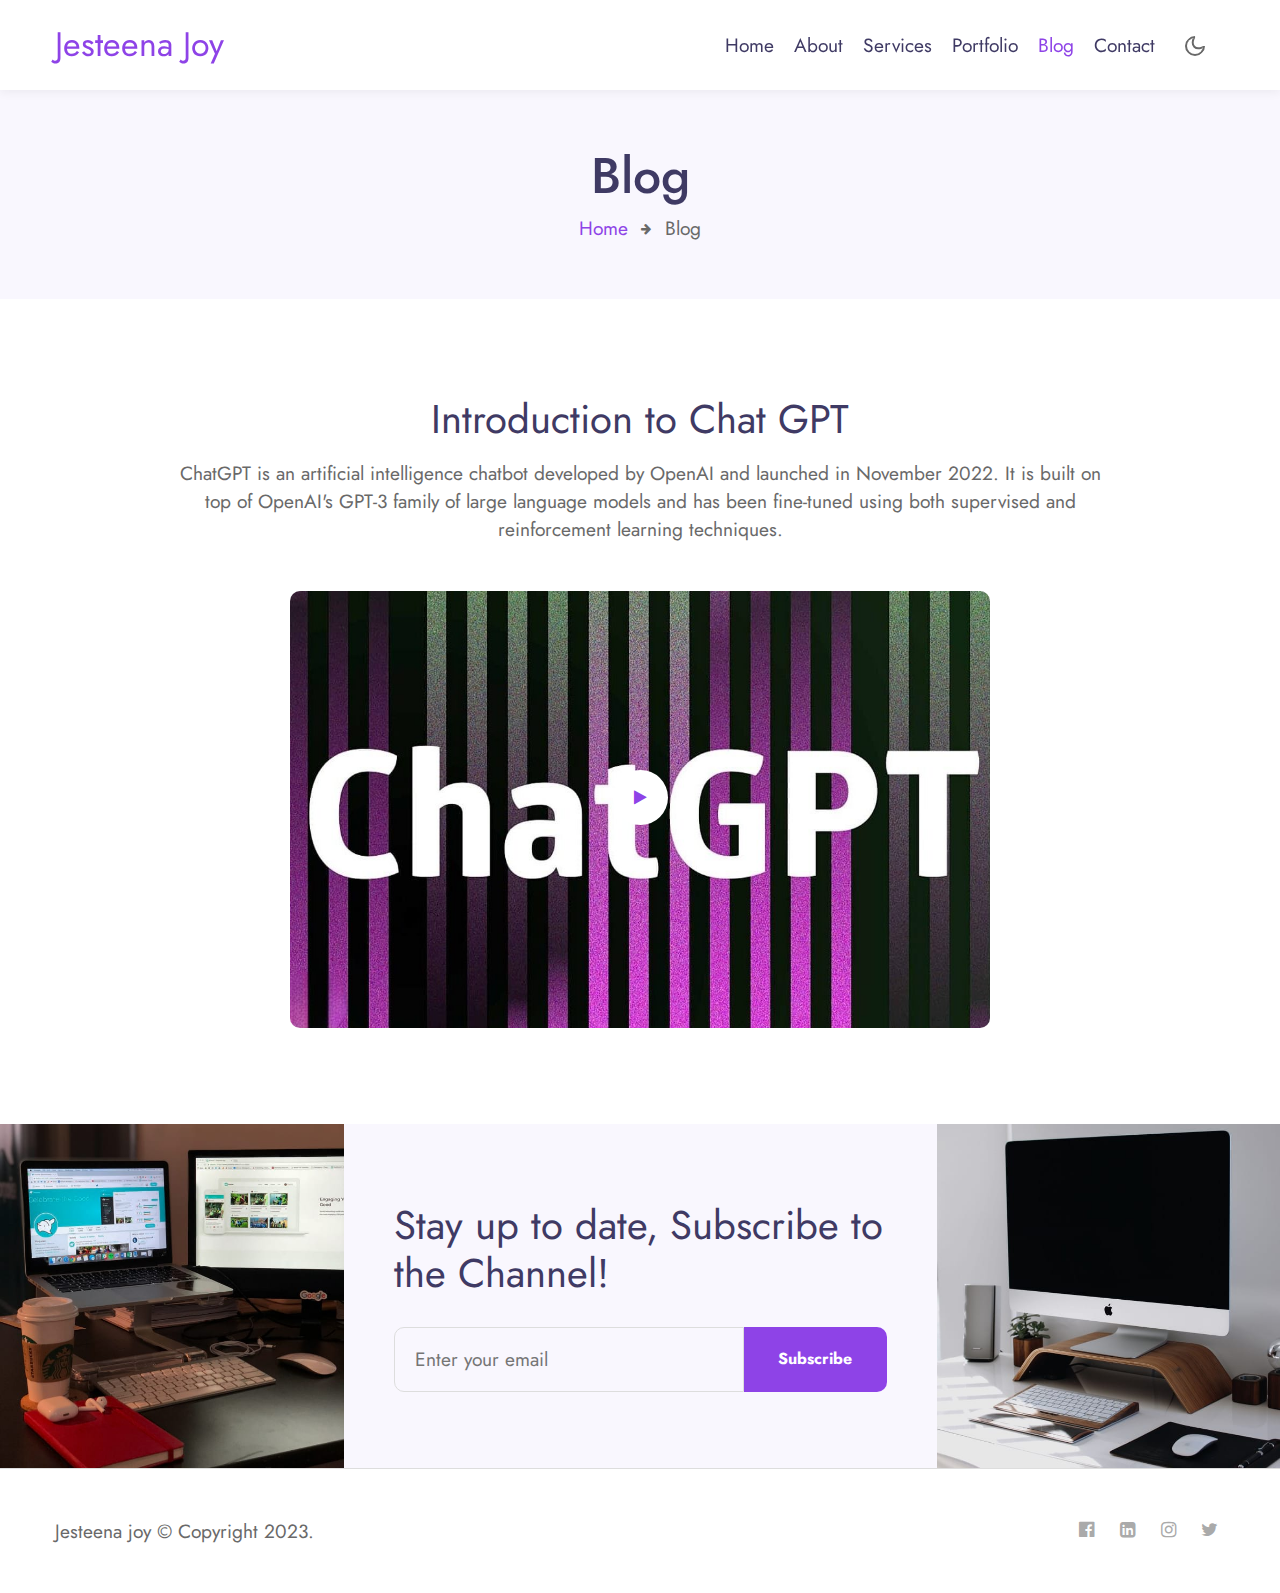
<file: blog.html>
<!DOCTYPE html>
<html>
    <head>
        <!-- Required meta tags -->
        <meta charset="utf-8">
        <meta name="viewport" content="width=device-width, initial-scale=1, shrink-to-fit=no">
        <title>Jesteena Joy</title>

        <!-- google fonts -->  
        <link href="//fonts.googleapis.com/css2?family=Jost:wght@300;400;600&display=swap" rel="stylesheet">

        <!-- Template CSS -->
        <link rel="stylesheet" href="assets/css/style-starter.css">
    </head>


    <body>
        <!-- header -->
        <header id="site-header" class="fixed-top">
            <div class="container">
                <nav class="navbar navbar-expand-lg stroke">
                    <a class="navbar-brand" href="index.html">
                         Jesteena Joy
                    </a>
                    <!-- if logo is image enable this   
                <a class="navbar-brand" href="#index.html">
                    <img src="image-path" alt="Your logo" title="Your logo" style="height:35px;" />
                </a> -->
                    <button class="navbar-toggler  collapsed bg-gradient" type="button" data-toggle="collapse"
                        data-target="#navbarTogglerDemo02" aria-controls="navbarTogglerDemo02" aria-expanded="false"
                        aria-label="Toggle navigation">
                        <span class="navbar-toggler-icon fa icon-expand fa-bars"></span>
                        <span class="navbar-toggler-icon fa icon-close fa-times"></span>
                        </span>
                    </button>
        
                    <div class="collapse navbar-collapse" id="navbarTogglerDemo02">
                        <ul class="navbar-nav ml-auto">
                        <li class="nav-item @@contact__active">
                            <a class="nav-link" href="index.html">Home</a>
                        </li>
                        <li class="nav-item @@contact__active">
                            <a class="nav-link" href="about.html">About</a>
                        </li>
                        <li class="nav-item @@contact__active">
                            <a class="nav-link" href="services.html">Services</a>
                        </li>
                        <li class="nav-item @@contact__active">
                        <a class="nav-link" href="portfolio.html">Portfolio</a>
                    </li>
                    <li class="nav-item active">
                        <a class="nav-link" href="#">Blog</a>
                            <li class="nav-item @@contact__active">
                                <a class="nav-link" href="contact.html">Contact</a>
                            </li>
                        </ul>
                    </div>
                    <!-- toggle switch for light and dark theme -->
                    <div class="mobile-position">
                        <nav class="navigation">
                            <div class="theme-switch-wrapper">
                                <label class="theme-switch" for="checkbox">
                                    <input type="checkbox" id="checkbox">
                                    <div class="mode-container">
                                        <i class="gg-sun"></i>
                                        <i class="gg-moon"></i>
                                    </div>
                                </label>
                            </div>
                        </nav>
                    </div>
                    <!-- //toggle switch for light and dark theme -->
                </nav>
            </div>
        </header>
        <!-- //header -->
        
        <!-- contact breadcrumb -->
        <section class="w3l-about-breadcrumb text-center">
            <div class="breadcrumb-bg breadcrumb-bg-about py-sm-5 py-4">
                <div class="container py-2">
                    <h2 class="title">Blog</h2>
                    <ul class="breadcrumbs-custom-path mt-2">
                        <li><a href="index.html">Home</a></li>
                        <li class="active"><span class="fa fa-arrow-right mx-2" aria-hidden="true"></span> Blog</li>
                    </ul>
                </div>
            </div>
        </section>
        <!-- contact breadcrumb -->





        <!-- home page video popup section -->
 <section class="w3l-index5" id="about" >
    <div class="new-block py-5" style="background-color: white;">
        <div class="container py-lg-5">
            <div class="middle-section text-center">
                <div class="section-width">
                    <h3 class="title-big">Introduction to Chat GPT
                        </h3>
                    <p class="mt-3">ChatGPT is an artificial intelligence chatbot developed by OpenAI and launched in November 2022.
                         It is built on top of 
                        OpenAI's GPT-3 family of large language models and has been fine-tuned using both supervised and reinforcement 
                        learning techniques.</p>
                </div>
                <div class="history-info mt-5">
                    <div class="position-relative">
                        <img src="assets/images/bg.jpg" class="img-fluid radius-image video-popup-image"
                            alt="video-popup">

                        <a href="#small-dialog" class="popup-with-zoom-anim play-view text-center position-absolute">
                            <span class="video-play-icon">
                                <span class="fa fa-play"></span>
                            </span>
                        </a> 

                        <!-- dialog itself, mfp-hide class is required to make dialog hidden -->
                        <!-- <div id="small-dialog" class="zoom-anim-dialog mfp-hide">
                            <iframe src="https://www.youtube.com/embed/Cu2VnoRcxKM" allowfullscreen></iframe>
                        </div>
                    </div>
                </div> -->

                <!-- dialog itself, mfp-hide class is required to make dialog hidden -->
                <div id="small-dialog" class="zoom-anim-dialog mfp-hide">
                    <iframe src="https://www.youtube.com/embed/Z_KspIX1oXU" allowfullscreen></iframe>
                </div>
            </div>
        </div>
    </div>
</section> 
<!-- //home page video popup section -->



<!-- subscribe block -->
    <div class="abouthy-img-grids">
    <div class="img-one">
        <img src="assets/images/g5.jpg" alt=" " class="img-fluid">
    </div>
    <div class="img-one content-mid">
        <h3 class="title-big"> Stay up to date, Subscribe to the Channel! </h3>
        <form action="#url" method="GET" class="subscribe-form">
            <input type="email" name="email" placeholder="Enter your email" required>
            <button type="submit" class="btn">Subscribe</button>
          </form>

    </div>
    <div class="img-one">
        <img src="assets/images/g3.jpg" alt=" " class="img-fluid">
    </div>
</div>
<!-- //subscribe block -->







<!-- Footer -->
<section class="w3l-footer py-sm-5 py-4">
    <div class="container">
      <div class="footer-content">
        <div class="row">
          <div class="col-lg-8 footer-left">
            <p class="m-0">Jesteena joy © Copyright 2023.</p>
          </div>
          <div class="col-lg-4 footer-right text-lg-right text-center mt-lg-0 mt-3">
            <ul class="social m-0 p-0">
              <li><a href="#facebook"><span class="fa fa-facebook-official"></span></a></li>
              <li><a href="#linkedin"><span class="fa fa-linkedin-square"></span></a></li>
              <li><a href="#instagram"><span class="fa fa-instagram"></span></a></li>
              <li><a href="#twitter"><span class="fa fa-twitter"></span></a></li>
            </ul>
          </div>
        </div>
      </div>
    </div>
  

    <!-- move top -->
    <button onclick="topFunction()" id="movetop" title="Go to top">
      <span class="fa fa-angle-up"></span>
    </button>
    <script>
      // When the user scrolls down 20px from the top of the document, show the button
      window.onscroll = function () {
        scrollFunction()
      };
  
      function scrollFunction() {
        if (document.body.scrollTop > 20 || document.documentElement.scrollTop > 20) {
          document.getElementById("movetop").style.display = "block";
        } else {
          document.getElementById("movetop").style.display = "none";
        }
      }
  
      // When the user clicks on the button, scroll to the top of the document
      function topFunction() {
        document.body.scrollTop = 0;
        document.documentElement.scrollTop = 0;
      }
    </script>
    <!-- /move top -->
  </section>
  <!-- //Footer -->





    </body>
</html>
</file>
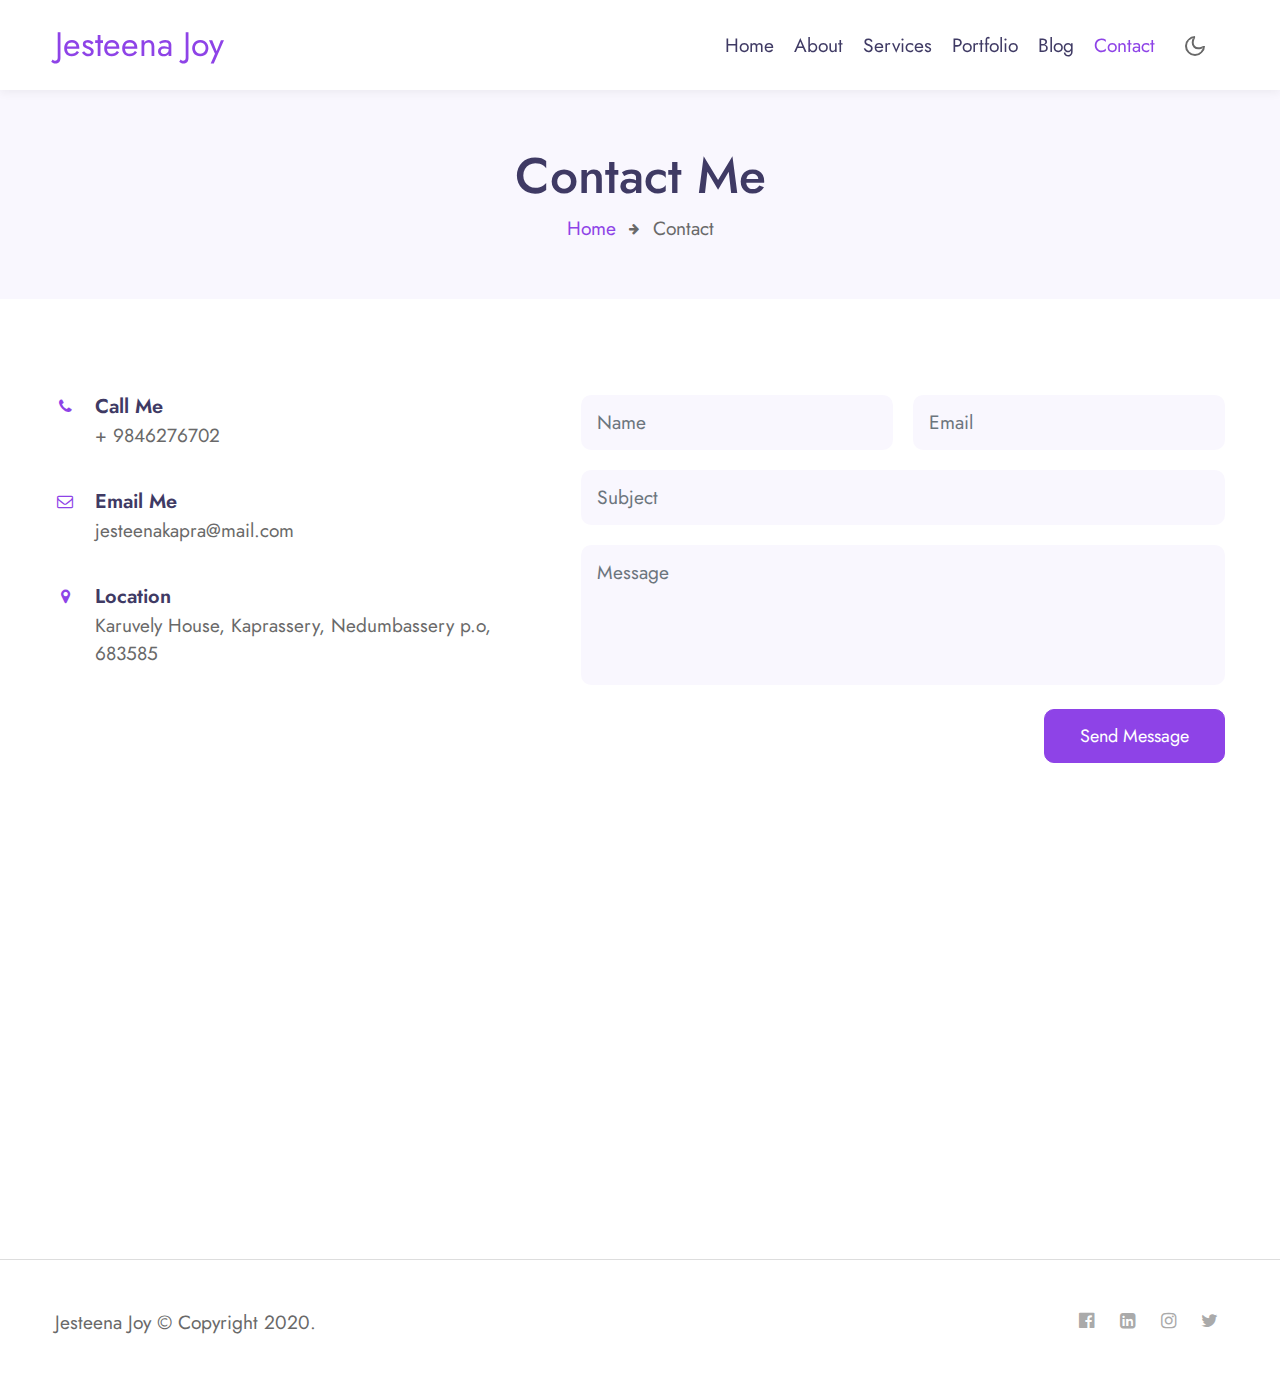
<file: contact.html>
<!--
Author: W3layouts
Author URL: http://w3layouts.com
-->
<!doctype html>
<html lang="en">

<head>
  <!-- Required meta tags -->
  <meta charset="utf-8">
  <meta name="viewport" content="width=device-width, initial-scale=1, shrink-to-fit=no">

  <title>Jesteena Joy</title>

  <!-- google fonts -->  
  <link href="//fonts.googleapis.com/css2?family=Jost:wght@300;400;600&display=swap" rel="stylesheet">

  <!-- Template CSS -->
  <link rel="stylesheet" href="assets/css/style-starter.css">
</head>

<body>
<!-- header -->
<header id="site-header" class="fixed-top">
  <div class="container">
      <nav class="navbar navbar-expand-lg stroke">
          <a class="navbar-brand" href="index.html">
               Jesteena Joy
          </a>
          <!-- if logo is image enable this   
      <a class="navbar-brand" href="#index.html">
          <img src="image-path" alt="Your logo" title="Your logo" style="height:35px;" />
      </a> -->
          <button class="navbar-toggler  collapsed bg-gradient" type="button" data-toggle="collapse"
              data-target="#navbarTogglerDemo02" aria-controls="navbarTogglerDemo02" aria-expanded="false"
              aria-label="Toggle navigation">
              <span class="navbar-toggler-icon fa icon-expand fa-bars"></span>
              <span class="navbar-toggler-icon fa icon-close fa-times"></span>
              </span>
          </button>

          <div class="collapse navbar-collapse" id="navbarTogglerDemo02">
              <ul class="navbar-nav ml-auto">
                <li class="nav-item @@contact__active">
                  <a class="nav-link" href="index.html">Home</a>
              </li>
              <li class="nav-item @@contact__active">
                  <a class="nav-link" href="about.html">About</a>
              </li>
              <li class="nav-item @@contact__active">
                  <a class="nav-link" href="services.html">Services</a>
              </li>
              <li class="nav-item @@contact__active">
                <a class="nav-link" href="#">Portfolio</a>
            </li>
            <li class="nav-item @@contact__active">
              <a class="nav-link" href="blog.html">Blog</a>
                  <li class="nav-item active">
                      <a class="nav-link" href="contact.html">Contact</a>
                  </li>
              </ul>
          </div>
          <!-- toggle switch for light and dark theme -->
          <div class="mobile-position">
              <nav class="navigation">
                  <div class="theme-switch-wrapper">
                      <label class="theme-switch" for="checkbox">
                          <input type="checkbox" id="checkbox">
                          <div class="mode-container">
                              <i class="gg-sun"></i>
                              <i class="gg-moon"></i>
                          </div>
                      </label>
                  </div>
              </nav>
          </div>
          <!-- //toggle switch for light and dark theme -->
      </nav>
  </div>
</header>
<!-- //header -->

<!-- contact breadcrumb -->
<section class="w3l-about-breadcrumb text-center">
    <div class="breadcrumb-bg breadcrumb-bg-about py-sm-5 py-4">
        <div class="container py-2">
            <h2 class="title">Contact Me</h2>
            <ul class="breadcrumbs-custom-path mt-2">
                <li><a href="index.html">Home</a></li>
                <li class="active"><span class="fa fa-arrow-right mx-2" aria-hidden="true"></span> Contact </li>
            </ul>
        </div>
    </div>
</section>
<!-- contact breadcrumb -->

<!-- contact block -->
<!-- contact1 -->
<section class="w3l-contact-1 py-5">
    <div class="contacts-9 py-lg-5 py-md-4">
        <div class="container">
            <div class="d-grid contact-view">
                <div class="cont-details">
                    <div class="cont-top">
                        <div class="cont-left text-center">
                            <span class="fa fa-phone text-primary"></span>
                        </div>
                        <div class="cont-right">
                            <h6>Call Me</h6>
                            <p><a href="tel:+9846276702">+ 9846276702</a></p>
                        </div>
                    </div>
                    <div class="cont-top margin-up">
                        <div class="cont-left text-center">
                            <span class="fa fa-envelope-o text-primary"></span>
                        </div>
                        <div class="cont-right">
                            <h6>Email Me</h6>
                            <p><a href="mailto:jesteenakapra@mail.com" class="mail">jesteenakapra@mail.com</a></p>
                        </div>
                    </div>
                    <div class="cont-top margin-up">
                        <div class="cont-left text-center">
                            <span class="fa fa-map-marker text-primary"></span>
                        </div>
                        <div class="cont-right">
                            <h6>Location</h6>
                            <p>Karuvely House, Kaprassery, Nedumbassery p.o, 683585</p>
                        </div>
                    </div>
                </div>
                <div class="map-content-9">
                    <form action="https://sendmail.w3layouts.com/submitForm" method="post">
                        <div class="twice-two">
                            <input type="text" class="form-control" name="w3lName" id="w3lName" placeholder="Name"
                                required="">
                            <input type="email" class="form-control" name="w3lSender" id="w3lSender" placeholder="Email"
                                required="">
                        </div>
                        <div class="twice">
                            <input type="text" class="form-control" name="w3lSubject" id="w3lSubject"
                                placeholder="Subject" required="">
                        </div>
                        <textarea name="w3lMessage" class="form-control" id="w3lMessage" placeholder="Message"
                            required=""></textarea>
                        <div class="text-right">
                            <button type="submit" class="btn btn-primary btn-style mt-4">Send Message</button>
                        </div>
                    </form>
                </div>
            </div>
        </div>
    </div>
</section>
<!-- /contact1 -->
<div class="map-iframe">
    <iframe
        src="https://www.google.com/maps/embed?pb=!1m14!1m12!1m3!1d605.2896142988466!2d76.36267166477646!3d10.139336960653235!2m3!1f0!2f0!3f0!3m2!1i1024!2i768!4f13.1!5e0!3m2!1sen!2sin!4v1678793092727!5m2!1sen!2sin"
        width="100%" height="400" frameborder="0" style="border: 0px;" allowfullscreen=""></iframe>
        
</div>
<!-- //contact block -->
<!-- Footer -->
<section class="w3l-footer py-sm-5 py-4">
  <div class="container">
    <div class="footer-content">
      <div class="row">
        <div class="col-lg-8 footer-left">
          <p class="m-0">Jesteena Joy © Copyright 2020.</p>
        </div>
        <div class="col-lg-4 footer-right text-lg-right text-center mt-lg-0 mt-3">
          <ul class="social m-0 p-0">
            <li><a href="#facebook"><span class="fa fa-facebook-official"></span></a></li>
            <li><a href="#linkedin"><span class="fa fa-linkedin-square"></span></a></li>
            <li><a href="#instagram"><span class="fa fa-instagram"></span></a></li>
            <li><a href="#twitter"><span class="fa fa-twitter"></span></a></li>
          </ul>
        </div>
      </div>
    </div>
  </div>

  <!-- move top -->
  <button onclick="topFunction()" id="movetop" title="Go to top">
    <span class="fa fa-angle-up"></span>
  </button>
  <script>
    // When the user scrolls down 20px from the top of the document, show the button
    window.onscroll = function () {
      scrollFunction()
    };

    function scrollFunction() {
      if (document.body.scrollTop > 20 || document.documentElement.scrollTop > 20) {
        document.getElementById("movetop").style.display = "block";
      } else {
        document.getElementById("movetop").style.display = "none";
      }
    }

    // When the user clicks on the button, scroll to the top of the document
    function topFunction() {
      document.body.scrollTop = 0;
      document.documentElement.scrollTop = 0;
    }
  </script>
  <!-- /move top -->
</section>
<!-- //Footer -->

<!-- all js scripts and files here -->

<script src="assets/js/theme-change.js"></script><!-- theme switch js (light and dark)-->

<script src="assets/js/jquery-3.3.1.min.js"></script><!-- default jQuery -->

<!-- /typig-text-->
<script>
  const typedTextSpan = document.querySelector(".typed-text");
  const cursorSpan = document.querySelector(".cursor");

  const textArray = ["UI/UX Designer", "Freelancer", "Web developer"];
  const typingDelay = 200;
  const erasingDelay = 10;
  const newTextDelay = 100; // Delay between current and next text
  let textArrayIndex = 0;
  let charIndex = 0;

  function type() {
    if (charIndex < textArray[textArrayIndex].length) {
      if (!cursorSpan.classList.contains("typing")) cursorSpan.classList.add("typing");
      typedTextSpan.textContent += textArray[textArrayIndex].charAt(charIndex);
      charIndex++;
      setTimeout(type, typingDelay);
    } else {
      cursorSpan.classList.remove("typing");
      setTimeout(erase, newTextDelay);
    }
  }

  function erase() {
    if (charIndex > 0) {
      // add class 'typing' if there's none
      if (!cursorSpan.classList.contains("typing")) {
        cursorSpan.classList.add("typing");
      }
      typedTextSpan.textContent = textArray[textArrayIndex].substring(0, 0);
      charIndex--;
      setTimeout(erase, erasingDelay);
    } else {
      cursorSpan.classList.remove("typing");
      textArrayIndex++;
      if (textArrayIndex >= textArray.length) textArrayIndex = 0;
      setTimeout(type, typingDelay);
    }
  }

  document.addEventListener("DOMContentLoaded", function () { // On DOM Load initiate the effect
    if (textArray.length) setTimeout(type, newTextDelay + 250);
  });
</script>
<!-- //typig-text-->

<!-- services owlcarousel -->
<script src="assets/js/owl.carousel.js"></script>

<!-- script for services -->
<script>
  $(document).ready(function () {
    $('.owl-two').owlCarousel({
      loop: true,
      margin: 30,
      nav: false,
      responsiveClass: true,
      autoplay: false,
      autoplayTimeout: 5000,
      autoplaySpeed: 1000,
      autoplayHoverPause: false,
      responsive: {
        0: {
          items: 1,
          nav: false
        },
        480: {
          items: 1,
          nav: false
        },
        700: {
          items: 1,
          nav: false
        },
        1090: {
          items: 3,
          nav: false
        }
      }
    })
  })
</script>
<!-- //script for services -->

<!-- script for tesimonials carousel slider -->
<script>
  $(document).ready(function () {
    $("#owl-demo1").owlCarousel({
      loop: true,
      margin: 20,
      nav: false,
      responsiveClass: true,
      responsive: {
        0: {
          items: 1,
          nav: false
        },
        736: {
          items: 1,
          nav: false
        },
        1000: {
          items: 2,
          nav: false,
          loop: false
        }
      }
    })
  })
</script>
<!-- //script for tesimonials carousel slider -->

<!-- video popup -->
<script src="assets/js/jquery.magnific-popup.min.js"></script>
<script>
  $(document).ready(function () {
    $('.popup-with-zoom-anim').magnificPopup({
      type: 'inline',

      fixedContentPos: false,
      fixedBgPos: true,

      overflowY: 'auto',

      closeBtnInside: true,
      preloader: false,

      midClick: true,
      removalDelay: 300,
      mainClass: 'my-mfp-zoom-in'
    });

    $('.popup-with-move-anim').magnificPopup({
      type: 'inline',

      fixedContentPos: false,
      fixedBgPos: true,

      overflowY: 'auto',

      closeBtnInside: true,
      preloader: false,

      midClick: true,
      removalDelay: 300,
      mainClass: 'my-mfp-slide-bottom'
    });
  });
</script>
<!-- //video popup -->

<!-- stats number counter-->
<script src="assets/js/jquery.waypoints.min.js"></script>
<script src="assets/js/jquery.countup.js"></script>
<script>
  $('.counter').countUp();
</script>
<!-- //stats number counter -->

<!-- disable body scroll which navbar is in active -->
<script>
  $(function () {
    $('.navbar-toggler').click(function () {
      $('body').toggleClass('noscroll');
    })
  });
</script>
<!-- disable body scroll which navbar is in active -->

<!--/MENU-JS-->
<script>
  $(window).on("scroll", function () {
    var scroll = $(window).scrollTop();

    if (scroll >= 80) {
      $("#site-header").addClass("nav-fixed");
    } else {
      $("#site-header").removeClass("nav-fixed");
    }
  });

  //Main navigation Active Class Add Remove
  $(".navbar-toggler").on("click", function () {
    $("header").toggleClass("active");
  });
  $(document).on("ready", function () {
    if ($(window).width() > 991) {
      $("header").removeClass("active");
    }
    $(window).on("resize", function () {
      if ($(window).width() > 991) {
        $("header").removeClass("active");
      }
    });
  });
</script>
<!--//MENU-JS-->

<!-- bootstrap js -->
<script src="assets/js/bootstrap.min.js"></script>

</body>

</html>
</file>
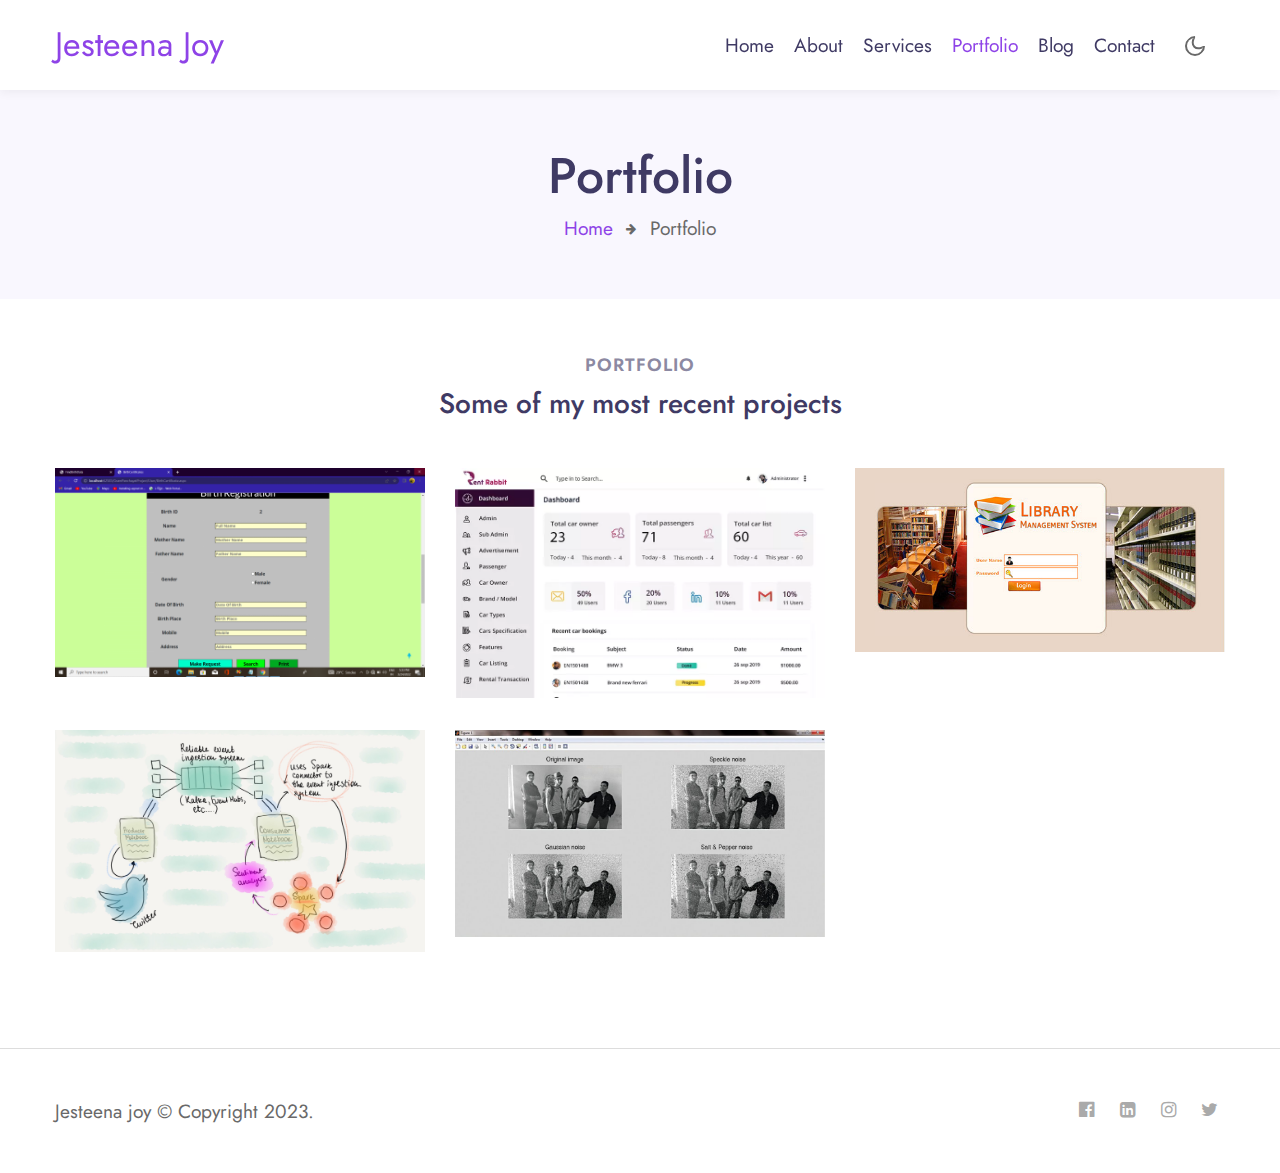
<file: portfolio.html>
<!DOCTYPE html>
<html>
    <head>
        <meta charset="UTF-8">
        <meta http-equiv="X-UA-Compatible" content="IE=edge">
        <meta name="viewport" content="width=device-width, initial-scale=1.0">
        <title>Jesteena joy</title>
        <link href="//fonts.googleapis.com/css2?family=Jost:wght@300;400;600&display=swap" rel="stylesheet">
        <link rel="stylesheet" href="assets/css/style-starter.css">
    </head>
    <body>
        <!-- header -->
<header id="site-header" class="fixed-top">
    <div class="container">
        <nav class="navbar navbar-expand-lg stroke">
            <a class="navbar-brand" href="index.html">
                 Jesteena Joy
            </a>
            <!-- if logo is image enable this   
        <a class="navbar-brand" href="#index.html">
            <img src="image-path" alt="Your logo" title="Your logo" style="height:35px;" />
        </a> -->
            <button class="navbar-toggler  collapsed bg-gradient" type="button" data-toggle="collapse"
                data-target="#navbarTogglerDemo02" aria-controls="navbarTogglerDemo02" aria-expanded="false"
                aria-label="Toggle navigation">
                <span class="navbar-toggler-icon fa icon-expand fa-bars"></span>
                <span class="navbar-toggler-icon fa icon-close fa-times"></span>
                </span>
            </button>
  
            <div class="collapse navbar-collapse" id="navbarTogglerDemo02">
                <ul class="navbar-nav ml-auto">
                    <li class="nav-item @@contact__active">
                        <a class="nav-link" href="index.html">Home</a>
                    </li>
                    <li class="nav-item @@contact__active">
                        <a class="nav-link" href="about.html">About</a>
                    </li>
                    <li class="nav-item @@contact__active">
                        <a class="nav-link" href="services.html">Services</a>
                    </li>
                    <li class="nav-item active">
                      <a class="nav-link" href="#">Portfolio <span class="sr-only">(current)</span></a>
                  </li>
                  <li class="nav-item @@contact__active">
                    <a class="nav-link" href="blog.html">Blog</a>
                </li>
                <li class="nav-item @@contact__active">
                  <a class="nav-link" href="contact.html">Contact</a>
              </li>
                </ul>
            </div>
            <!-- toggle switch for light and dark theme -->
            <div class="mobile-position">
                <nav class="navigation">
                    <div class="theme-switch-wrapper">
                        <label class="theme-switch" for="checkbox">
                            <input type="checkbox" id="checkbox">
                            <div class="mode-container">
                                <i class="gg-sun"></i>
                                <i class="gg-moon"></i>
                            </div>
                        </label>
                    </div>
                </nav>
            </div>
            <!-- //toggle switch for light and dark theme -->
        </nav>
    </div>
  </header>
  <!-- //header -->


<!-- about breadcrumb -->
<section class="w3l-about-breadcrumb text-center">
    <div class="breadcrumb-bg breadcrumb-bg-about py-sm-5 py-4">
        <div class="container py-2">
            <h2 class="title">Portfolio</h2>
            <ul class="breadcrumbs-custom-path mt-2">
                <li><a href="index.html">Home</a></li>
                <li class="active"><span class="fa fa-arrow-right mx-2" aria-hidden="true"></span> Portfolio </li>
            </ul>
        </div>
    </div>
</section>
<!-- //about breadcrumb -->




<!-- portfolio section -->
<section class="w3l-gallery pb-5" id="gallery">
    <div class="container py-md-5 py-4">
        <div class="title-heading-w3 text-center mb-sm-5 mb-4">
            <h5 class="title-small mb-1">Portfolio</h5>
            <h3 class="title-style">Some of my most recent projects</h3>
        </div>
        <div class="row">
            <div class="col-lg-4 col-md-6 item">
                <a href="assets/images/gp.png" data-lightbox="example-set" data-title="Project 1"
                    class="zoom d-block">
                    <img class="card-img-bottom d-block" src="assets/images/gp.png" alt="Card image cap">
                    <span class="overlay__hover"></span>
                    <span class="hover-content">
                        <span class="title">Project 1</span>
                        <span class="content">Grama panchayath automation system</span>
                    </span>
                </a>
            </div>
            <div class="col-lg-4 col-md-6 item mt-md-0 mt-4">
                <a href="assets/images/admin-dashboard.webp" data-lightbox="example-set" data-title="Project 2"
                    class="zoom d-block">
                    <img class="card-img-bottom d-block" src="assets/images/admin-dashboard.webp" alt="Card image cap">
                    <span class="overlay__hover"></span>
                    <span class="hover-content">
                        <span class="title">Project 2</span>
                        <span class="content">Online rental System</span>
                    </span>
                </a>
            </div>

            <div class="col-lg-4 col-md-6 item mt-lg-0 mt-4">
                <a href="assets/images/c0b13e6659629.56027c9435d35.jpg" data-lightbox="example-set" data-title="Project 3"
                    class="zoom d-block">
                    <img class="card-img-bottom d-block" src="assets/images/c0b13e6659629.56027c9435d35.jpg" alt="Card image cap">
                    <span class="overlay__hover"></span>
                    <span class="hover-content">
                        <span class="title">Project 3</span>
                        <span class="content">Library management system</span>
                    </span>
                </a>
            </div>

            <div class="col-lg-4 col-md-6 item mt-4 pt-lg-2">
                <a href="assets/images/diagram.png" data-lightbox="example-set" data-title="Project 4"
                    class="zoom d-block">
                    <img class="card-img-bottom d-block" src="assets/images/diagram.png" alt="Card image cap">
                    <span class="overlay__hover"></span>
                    <span class="hover-content">
                        <span class="title">Project 4</span>
                        <span class="content">Sentiment Analysis</span>
                    </span>
                </a>
            </div>

            <div class="col-lg-4 col-md-6 item mt-4 pt-lg-2">
                <a href="assets/images/fig-285.jpg" data-lightbox="example-set" data-title="Project 5"
                    class="zoom d-block">
                    <img class="card-img-bottom d-block" src="assets/images/fig-285.jpg" alt="Card image cap">
                    <span class="overlay__hover"></span>
                    <span class="hover-content">
                        <span class="title">Project 5</span>
                        <span class="content">Image restoration</span>
                    </span>
                </a>
            </div>

            <!-- <div class="col-lg-4 col-md-6 item mt-4 pt-lg-2">
                <a href="assets/images/g4.jpg" data-lightbox="example-set" data-title="Project 6"
                    class="zoom d-block">
                    <img class="card-img-bottom d-block" src="assets/images/g4.jpg" alt="Card image cap">
                    <span class="overlay__hover"></span>
                    <span class="hover-content">
                        <span class="title">Project 6</span>
                        <span class="content">Quisque ut lectus, eros et, sed commodo risus.</span>
                    </span>
                </a>
            </div> -->
        </div>
    </div>
</section>
<!-- //portfolio section -->





<!-- Footer -->
<section class="w3l-footer py-sm-5 py-4">
    <div class="container">
      <div class="footer-content">
        <div class="row">
          <div class="col-lg-8 footer-left">
            <p class="m-0">Jesteena joy © Copyright 2023.</p>
          </div>
          <div class="col-lg-4 footer-right text-lg-right text-center mt-lg-0 mt-3">
            <ul class="social m-0 p-0">
              <li><a href="#facebook"><span class="fa fa-facebook-official"></span></a></li>
              <li><a href="#linkedin"><span class="fa fa-linkedin-square"></span></a></li>
              <li><a href="#instagram"><span class="fa fa-instagram"></span></a></li>
              <li><a href="#twitter"><span class="fa fa-twitter"></span></a></li>
            </ul>
          </div>
        </div>
      </div>
    </div>
  
    <!-- move top -->
    <button onclick="topFunction()" id="movetop" title="Go to top">
      <span class="fa fa-angle-up"></span>
    </button>
    <script>
      // When the user scrolls down 20px from the top of the document, show the button
      window.onscroll = function () {
        scrollFunction()
      };
  
      function scrollFunction() {
        if (document.body.scrollTop > 20 || document.documentElement.scrollTop > 20) {
          document.getElementById("movetop").style.display = "block";
        } else {
          document.getElementById("movetop").style.display = "none";
        }
      }
  
      // When the user clicks on the button, scroll to the top of the document
      function topFunction() {
        document.body.scrollTop = 0;
        document.documentElement.scrollTop = 0;
      }
    </script>
    <!-- /move top -->
  </section>
  <!-- //Footer -->
  






    </body>
</html>
</file>
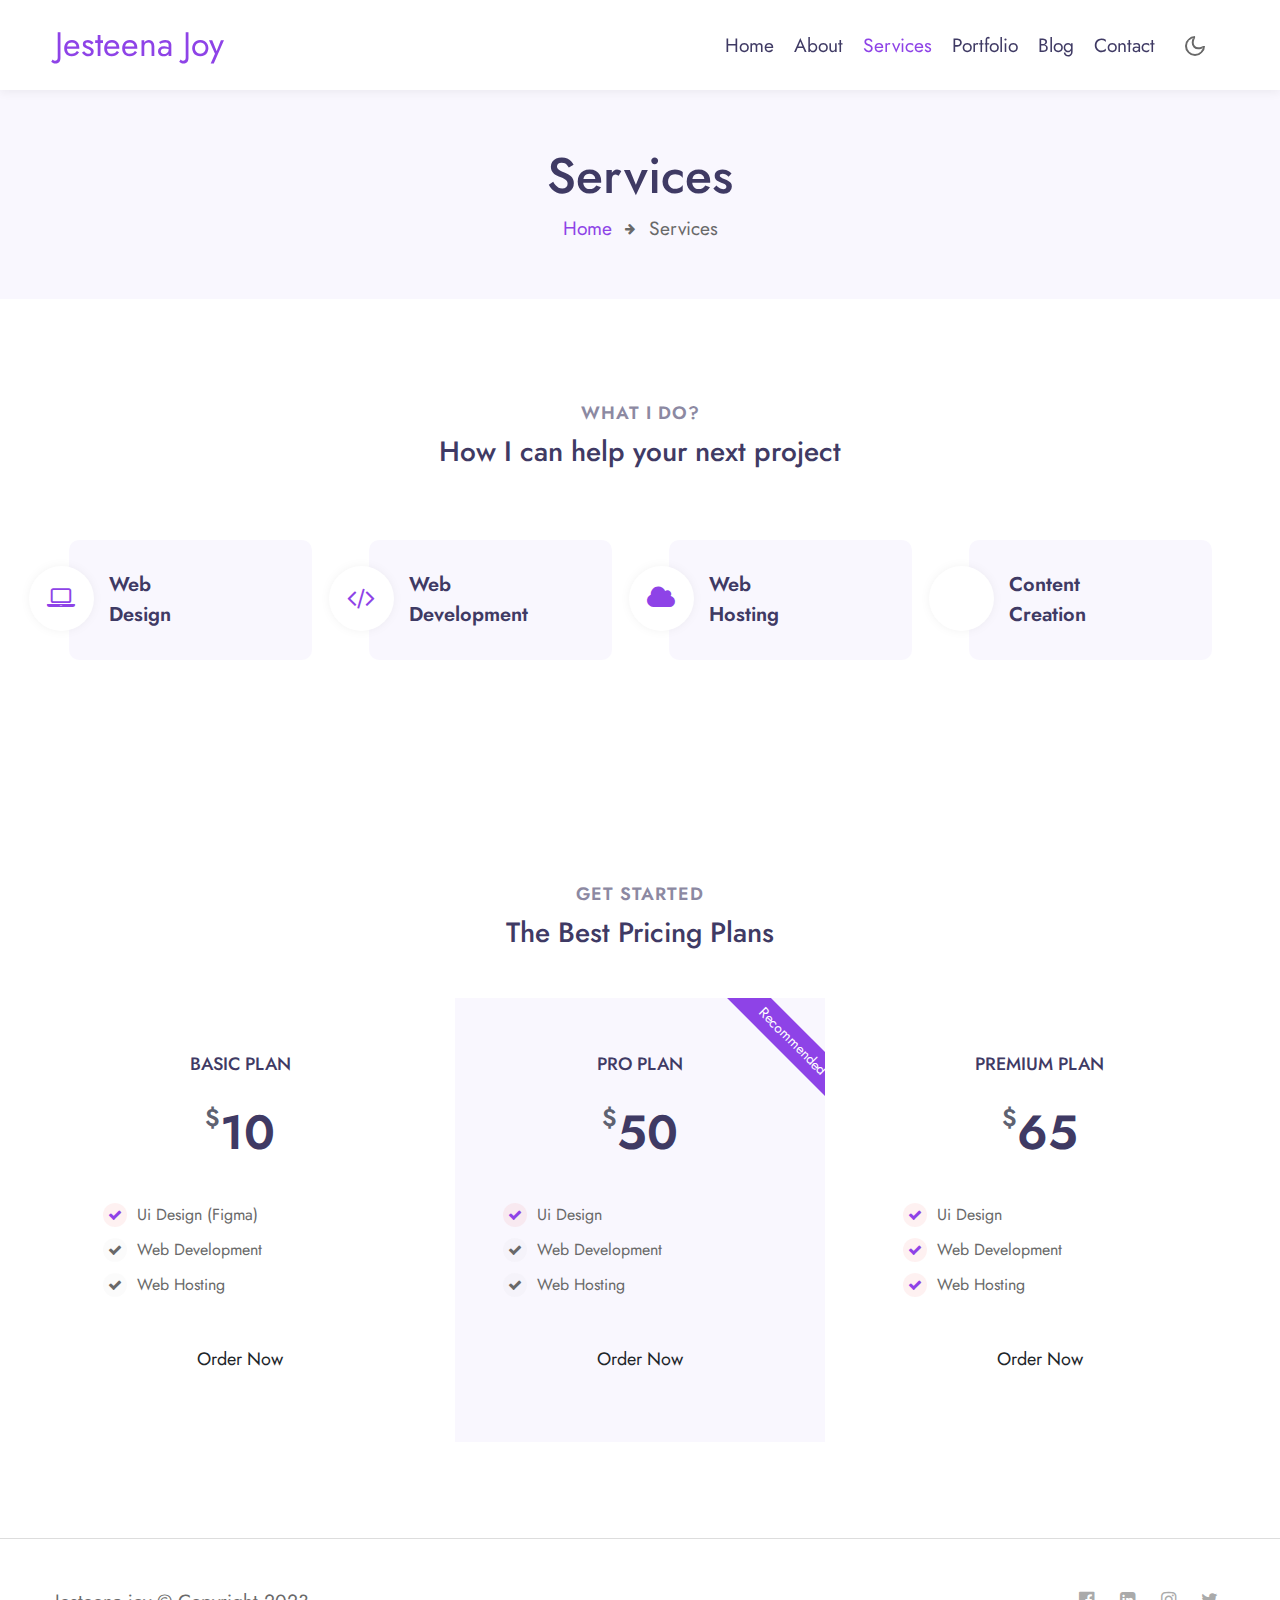
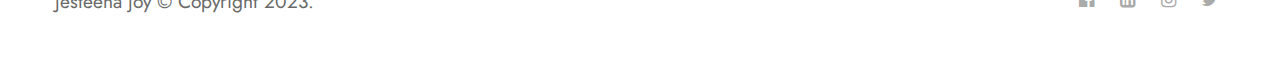
<file: services.html>
<!DOCTYPE html>
<html lang="en">
<head>
    <meta charset="UTF-8">
    <meta http-equiv="X-UA-Compatible" content="IE=edge">
    <meta name="viewport" content="width=device-width, initial-scale=1.0">
    <title>Jesteena joy</title>
    <link href="//fonts.googleapis.com/css2?family=Jost:wght@300;400;600&display=swap" rel="stylesheet">
    <link rel="stylesheet" href="assets/css/style-starter.css">
</head>
<body>
    <!-- header -->
<header id="site-header" class="fixed-top">
    <div class="container">
        <nav class="navbar navbar-expand-lg stroke">
            <a class="navbar-brand" href="index.html">
                 Jesteena Joy
            </a>
            <!-- if logo is image enable this   
        <a class="navbar-brand" href="#index.html">
            <img src="image-path" alt="Your logo" title="Your logo" style="height:35px;" />
        </a> -->
            <button class="navbar-toggler  collapsed bg-gradient" type="button" data-toggle="collapse"
                data-target="#navbarTogglerDemo02" aria-controls="navbarTogglerDemo02" aria-expanded="false"
                aria-label="Toggle navigation">
                <span class="navbar-toggler-icon fa icon-expand fa-bars"></span>
                <span class="navbar-toggler-icon fa icon-close fa-times"></span>
                </span>
            </button>
  
            <div class="collapse navbar-collapse" id="navbarTogglerDemo02">
                <ul class="navbar-nav ml-auto">
                    <li class="nav-item @@contact__active">
                        <a class="nav-link" href="index.html">Home</a>
                    </li>
                    <li class="nav-item @@contact__active">
                        <a class="nav-link" href="about.html">About</a>
                    </li>
                    <li class="nav-item active">
                        <a class="nav-link" href="#">Services <span class="sr-only">(current)</span></a>
                    </li>
                    <li class="nav-item @@contact__active">
                      <a class="nav-link" href="portfolio.html">Portfolio</a>
                  </li>
                  <li class="nav-item @@contact__active">
                    <a class="nav-link" href="blog.html">Blog</a>
                </li>
                <li class="nav-item @@contact__active">
                  <a class="nav-link" href="contact.html">Contact</a>
              </li>
                </ul>
            </div>
            <!-- toggle switch for light and dark theme -->
            <div class="mobile-position">
                <nav class="navigation">
                    <div class="theme-switch-wrapper">
                        <label class="theme-switch" for="checkbox">
                            <input type="checkbox" id="checkbox">
                            <div class="mode-container">
                                <i class="gg-sun"></i>
                                <i class="gg-moon"></i>
                            </div>
                        </label>
                    </div>
                </nav>
            </div>
            <!-- //toggle switch for light and dark theme -->
        </nav>
    </div>
  </header>
  <!-- //header -->


<!-- about breadcrumb -->
<section class="w3l-about-breadcrumb text-center">
    <div class="breadcrumb-bg breadcrumb-bg-about py-sm-5 py-4">
        <div class="container py-2">
            <h2 class="title">Services</h2>
            <ul class="breadcrumbs-custom-path mt-2">
                <li><a href="index.html">Home</a></li>
                <li class="active"><span class="fa fa-arrow-right mx-2" aria-hidden="true"></span> Services </li>
            </ul>
        </div>
    </div>
</section>
<!-- //about breadcrumb -->





 <!-- service section -->
 <section class="w3l-servicesblock1 py-5" id="services">
    <div class="container py-md-5 py-4">
        <div class="title-heading-w3 text-center mb-sm-5 mb-4">
            <h5 class="title-small mb-1">What i do?</h5>
            <h3 class="title-style">How I can help your next project</h3>
        </div>
        <div class="w3-services-grids py-lg-4">
            <div class="fea-gd-vv row">
                <div class="col-lg-3 col-md-6">
                    <div class="feature-gd icon-yellow">
                        <div class="icon">
                            <i class="fa fa-laptop"></i>
                        </div>
                        <div class="icon-info">
                            <a href="#url">Web<br> Design</a>
                        </div>
                    </div>
                </div>
                <div class="col-lg-3 col-md-6 mt-md-0 mt-4">
                    <div class="feature-gd icon-vilot">
                        <div class="icon">
                            <i class="fa fa-code"></i>
                        </div>
                        <div class="icon-info">
                            <a href="#url">Web<br> Development</a>
                        </div>
                    </div>
                </div>
                <div class="col-lg-3 col-md-6 mt-lg-0 mt-md-5 mt-4">
                    <div class="feature-gd icon-blue">
                        <div class="icon">
                            <i class="fa fa-cloud"></i>
                        </div>
                        <div class="icon-info">
                            <a href="#url">Web<br> Hosting</a>
                        </div>
                    </div>
                </div>
                <div class="col-lg-3 col-md-6 mt-lg-0 mt-md-5 mt-4">
                    <div class="feature-gd icon-red">
                        <div class="icon">
                            <i class="fa fa-pen"></i>
                        </div>
                        <div class="icon-info">
                            <a href="#url">Content<br> Creation</a>
                        </div>
                    </div>
                </div>
                <!-- <div class="col-lg-3 col-md-6 mt-md-5 mt-4">
                    <div class="feature-gd icon-light-green">
                        <div class="icon">
                            <i class="fa fa-apple"></i>
                        </div>
                        <div class="icon-info">
                            <a href="#url">iOS App<br> development </a>
                        </div>
                    </div>
                </div>
                <div class="col-lg-3 col-md-6 mt-md-5 mt-4">
                    <div class="feature-gd icon-light-blue">
                        <div class="icon">
                            <i class="fa fa-code"></i>
                        </div>
                        <div class="icon-info">
                            <a href="#url">JQuery & Java<br> programming</a>
                        </div>
                    </div>
                </div>
                <div class="col-lg-3 col-md-6 mt-md-5 mt-4">
                    <div class="feature-gd icon-dark-green">
                        <div class="icon">
                            <i class="fa fa-link"></i>
                        </div>
                        <div class="icon-info">
                            <a href="#url">Blockchain<br> development</a>
                        </div>
                    </div>
                </div>
                <div class="col-lg-3 col-md-6 mt-md-5 mt-4">
                    <div class="feature-gd icon-pink">
                        <div class="icon">
                            <i class="fa fa-code-branch"></i>
                        </div>
                        <div class="icon-info">
                            <a href="#url">.net program<br> development</a>
                        </div>
                    </div>
                </div> -->
            </div>
        </div>
       
    </div>
</section>
<!-- //service section -->













<!-- pricing section -->
<section class="w3l-pricing py-5">
    <div class="container py-md-5 py-4">
        <div class="title-heading-w3 text-center mb-sm-5 mb-4">
            <h5 class="title-small mb-1">Get Started</h5>
            <h3 class="title-style">The Best Pricing Plans</h3>
        </div>
        <div class="row t-in justify-content-center">
            <div class="col-lg-4 col-md-6 price-main-info">
                <div class="price-inner card box-shadow">

                    <div class="card-body">
                        <h4 class="text-uppercase text-center mb-3">Basic Plan</h4>
                        <h5 class="card-title pricing-card-title">
                            <span class="align-top">$</span>10
                        </h5>
                        <ul class="list-unstyled mt-3 mb-4">
                            <li> <span class="fa fa-check"></span> Ui Design (Figma)</li>
                            <li class="disable"> <span class="fa fa-check"></span> Web Development</li>
                            <li class="disable"> <span class="fa fa-check"></span> Web Hosting</li>
                        </ul>
                        <div class="read-more mt-4 pt-lg-2 text-center">
                            <a href="contact.html" class="btn btn-style"> Order Now</a>
                        </div>
                    </div>
                </div>
            </div>
            <div class="col-lg-4 col-md-6 price-main-info mt-md-0 mt-4">
                <div class="price-inner card box-shadow active">

                    <div class="card-body">
                        <label class="price-label">Recommended</label>
                        <h4 class="text-uppercase text-center mb-3">Pro Plan</h4>
                        <h5 class="card-title pricing-card-title">
                            <span class="align-top">$</span>50

                        </h5>
                        <ul class="list-unstyled mt-3 mb-4">
                            <li> <span class="fa fa-check"></span> Ui Design</li>
                            <li class="disable"> <span class="fa fa-check"></span> Web Development</li>
                            <li class="disable"> <span class="fa fa-check"></span> Web Hosting</li>
                        </ul>
                        <div class="read-more mt-4 pt-lg-2 text-center">
                            <a href="contact.html" class="btn btn-style"> Order Now</a>
                        </div>
                    </div>
                </div>
            </div>
            <div class="col-lg-4 col-md-6 price-main-info mt-lg-0 mt-4">
                <div class="price-inner card box-shadow">

                    <div class="card-body">
                        <h4 class="text-uppercase text-center mb-3">Premium Plan</h4>
                        <h5 class="card-title pricing-card-title">
                            <span class="align-top">$</span>65
                        </h5>
                        <ul class="list-unstyled mt-3 mb-4">
                            <li> <span class="fa fa-check"></span> Ui Design</li>
                            <li> <span class="fa fa-check"></span> Web Development</li>
                            <li> <span class="fa fa-check"></span> Web Hosting</li>
                        </ul>
                        <div class="read-more mt-4 pt-lg-2 text-center">
                            <a href="contact.html" class="btn btn-style"> Order Now</a>
                        </div>
                    </div>
                </div>
            </div>
        </div>
    </div>
</section>
<!-- //pricing section -->

  











  <!-- Footer -->
<section class="w3l-footer py-sm-5 py-4">
    <div class="container">
      <div class="footer-content">
        <div class="row">
          <div class="col-lg-8 footer-left">
            <p class="m-0">Jesteena joy © Copyright 2023.</p>
          </div>
          <div class="col-lg-4 footer-right text-lg-right text-center mt-lg-0 mt-3">
            <ul class="social m-0 p-0">
              <li><a href="#facebook"><span class="fa fa-facebook-official"></span></a></li>
              <li><a href="#linkedin"><span class="fa fa-linkedin-square"></span></a></li>
              <li><a href="#instagram"><span class="fa fa-instagram"></span></a></li>
              <li><a href="#twitter"><span class="fa fa-twitter"></span></a></li>
            </ul>
          </div>
        </div>
      </div>
    </div>
  
    <!-- move top -->
    <button onclick="topFunction()" id="movetop" title="Go to top">
      <span class="fa fa-angle-up"></span>
    </button>
    <script>
      // When the user scrolls down 20px from the top of the document, show the button
      window.onscroll = function () {
        scrollFunction()
      };
  
      function scrollFunction() {
        if (document.body.scrollTop > 20 || document.documentElement.scrollTop > 20) {
          document.getElementById("movetop").style.display = "block";
        } else {
          document.getElementById("movetop").style.display = "none";
        }
      }
  
      // When the user clicks on the button, scroll to the top of the document
      function topFunction() {
        document.body.scrollTop = 0;
        document.documentElement.scrollTop = 0;
      }
    </script>
    <!-- /move top -->
  </section>
  <!-- //Footer -->


  <!-- all js scripts and files here -->

<script src="assets/js/theme-change.js"></script><!-- theme switch js (light and dark)-->

<script src="assets/js/jquery-3.3.1.min.js"></script><!-- default jQuery -->


<!--/MENU-JS-->
<script>
    $(window).on("scroll", function () {
      var scroll = $(window).scrollTop();
  
      if (scroll >= 80) {
        $("#site-header").addClass("nav-fixed");
      } else {
        $("#site-header").removeClass("nav-fixed");
      }
    });
  
    //Main navigation Active Class Add Remove
    $(".navbar-toggler").on("click", function () {
      $("header").toggleClass("active");
    });
    $(document).on("ready", function () {
      if ($(window).width() > 991) {
        $("header").removeClass("active");
      }
      $(window).on("resize", function () {
        if ($(window).width() > 991) {
          $("header").removeClass("active");
        }
      });
    });
  </script>
  <!--//MENU-JS-->

<!-- bootstrap js -->
<script src="assets/js/bootstrap.min.js"></script>
    
</body>
</html>
</file>
<file: assets/css/style-starter.css>
@charset "UTF-8";
/*--
Author: W3layouts
Author URL: http://w3layouts.com
--*/
/*!
 * Bootstrap v4.4.1 (https://getbootstrap.com/)
 * Copyright 2011-2019 The Bootstrap Authors
 * Copyright 2011-2019 Twitter, Inc.
 * Licensed under MIT (https://github.com/twbs/bootstrap/blob/master/LICENSE)
 */
:root {
  --blue: #007bff;
  --indigo: #6610f2;
  --purple: #6f42c1;
  --pink: #e83e8c;
  --red: #dc3545;
  --orange: #fd7e14;
  --yellow: #ffc107;
  --green: #28a745;
  --teal: #20c997;
  --cyan: #17a2b8;
  --white: #fff;
  --gray: #6c757d;
  --gray-dark: #343a40;
  --primary: #8e43e7;
  --secondary: #273c66;
  --success: #28a745;
  --info: #17a2b8;
  --warning: #ffc107;
  --danger: #dc3545;
  --light: #f8f9fa;
  --dark: #343a40;
  --breakpoint-xs: 0;
  --breakpoint-sm: 576px;
  --breakpoint-md: 768px;
  --breakpoint-lg: 992px;
  --breakpoint-xl: 1200px;
  --font-family-sans-serif: -apple-system, BlinkMacSystemFont, "Segoe UI", Roboto, "Helvetica Neue", Arial, "Noto Sans", sans-serif, "Apple Color Emoji", "Segoe UI Emoji", "Segoe UI Symbol", "Noto Color Emoji";
  --font-family-monospace: SFMono-Regular, Menlo, Monaco, Consolas, "Liberation Mono", "Courier New", monospace; }

*,
*::before,
*::after {
  box-sizing: border-box; }

html {
  font-family: sans-serif;
  line-height: 1.15;
  -webkit-text-size-adjust: 100%;
  -webkit-tap-highlight-color: rgba(0, 0, 0, 0); }

article, aside, figcaption, figure, footer, header, hgroup, main, nav, section {
  display: block; }

body {
  margin: 0;
  font-family: -apple-system, BlinkMacSystemFont, "Segoe UI", Roboto, "Helvetica Neue", Arial, "Noto Sans", sans-serif, "Apple Color Emoji", "Segoe UI Emoji", "Segoe UI Symbol", "Noto Color Emoji";
  font-size: 1rem;
  font-weight: 400;
  line-height: 1.5;
  color: #212529;
  text-align: left;
  background-color: #fff; }

[tabindex="-1"]:focus:not(:focus-visible) {
  outline: 0 !important; }

hr {
  box-sizing: content-box;
  height: 0;
  overflow: visible; }

h1, h2, h3, h4, h5, h6 {
  margin-top: 0;
  margin-bottom: 0.5rem; }

p {
  margin-top: 0;
  margin-bottom: 1rem; }

abbr[title],
abbr[data-original-title] {
  text-decoration: underline;
  -webkit-text-decoration: underline dotted;
          text-decoration: underline dotted;
  cursor: help;
  border-bottom: 0;
  -webkit-text-decoration-skip-ink: none;
          text-decoration-skip-ink: none; }

address {
  margin-bottom: 1rem;
  font-style: normal;
  line-height: inherit; }

ol,
ul,
dl {
  margin-top: 0;
  margin-bottom: 1rem; }

ol ol,
ul ul,
ol ul,
ul ol {
  margin-bottom: 0; }

dt {
  font-weight: 700; }

dd {
  margin-bottom: .5rem;
  margin-left: 0; }

blockquote {
  margin: 0 0 1rem; }

b,
strong {
  font-weight: bolder; }

small {
  font-size: 80%; }

sub,
sup {
  position: relative;
  font-size: 75%;
  line-height: 0;
  vertical-align: baseline; }

sub {
  bottom: -.25em; }

sup {
  top: -.5em; }

a {
  color: #8e43e7;
  text-decoration: none;
  background-color: transparent; }
  a:hover {
    color: #6719c4;
    text-decoration: underline; }

a:not([href]) {
  color: inherit;
  text-decoration: none; }
  a:not([href]):hover {
    color: inherit;
    text-decoration: none; }

pre,
code,
kbd,
samp {
  font-family: SFMono-Regular, Menlo, Monaco, Consolas, "Liberation Mono", "Courier New", monospace;
  font-size: 1em; }

pre {
  margin-top: 0;
  margin-bottom: 1rem;
  overflow: auto; }

figure {
  margin: 0 0 1rem; }

img {
  vertical-align: middle;
  border-style: none; }

svg {
  overflow: hidden;
  vertical-align: middle; }

table {
  border-collapse: collapse; }

caption {
  padding-top: 0.75rem;
  padding-bottom: 0.75rem;
  color: #6c757d;
  text-align: left;
  caption-side: bottom; }

th {
  text-align: inherit; }

label {
  display: inline-block;
  margin-bottom: 0.5rem; }

button {
  border-radius: 0; }

button:focus {
  outline: 1px dotted;
  outline: 5px auto -webkit-focus-ring-color; }

input,
button,
select,
optgroup,
textarea {
  margin: 0;
  font-family: inherit;
  font-size: inherit;
  line-height: inherit; }

button,
input {
  overflow: visible; }

button,
select {
  text-transform: none; }

select {
  word-wrap: normal; }

button,
[type="button"],
[type="reset"],
[type="submit"] {
  -webkit-appearance: button; }

button:not(:disabled),
[type="button"]:not(:disabled),
[type="reset"]:not(:disabled),
[type="submit"]:not(:disabled) {
  cursor: pointer; }

button::-moz-focus-inner,
[type="button"]::-moz-focus-inner,
[type="reset"]::-moz-focus-inner,
[type="submit"]::-moz-focus-inner {
  padding: 0;
  border-style: none; }

input[type="radio"],
input[type="checkbox"] {
  box-sizing: border-box;
  padding: 0; }

input[type="date"],
input[type="time"],
input[type="datetime-local"],
input[type="month"] {
  -webkit-appearance: listbox; }

textarea {
  overflow: auto;
  resize: vertical; }

fieldset {
  min-width: 0;
  padding: 0;
  margin: 0;
  border: 0; }

legend {
  display: block;
  width: 100%;
  max-width: 100%;
  padding: 0;
  margin-bottom: .5rem;
  font-size: 1.5rem;
  line-height: inherit;
  color: inherit;
  white-space: normal; }
  @media (max-width: 1200px) {
    legend {
      font-size: calc(1.275rem + 0.3vw) ; } }

progress {
  vertical-align: baseline; }

[type="number"]::-webkit-inner-spin-button,
[type="number"]::-webkit-outer-spin-button {
  height: auto; }

[type="search"] {
  outline-offset: -2px;
  -webkit-appearance: none; }

[type="search"]::-webkit-search-decoration {
  -webkit-appearance: none; }

::-webkit-file-upload-button {
  font: inherit;
  -webkit-appearance: button; }

output {
  display: inline-block; }

summary {
  display: list-item;
  cursor: pointer; }

template {
  display: none; }

[hidden] {
  display: none !important; }

h1, h2, h3, h4, h5, h6,
.h1, .h2, .h3, .h4, .h5, .h6 {
  margin-bottom: 0.5rem;
  font-weight: 500;
  line-height: 1.2; }

h1, .h1 {
  font-size: 2.5rem; }
  @media (max-width: 1200px) {
    h1, .h1 {
      font-size: calc(1.375rem + 1.5vw) ; } }

h2, .h2 {
  font-size: 2rem; }
  @media (max-width: 1200px) {
    h2, .h2 {
      font-size: calc(1.325rem + 0.9vw) ; } }

h3, .h3 {
  font-size: 1.75rem; }
  @media (max-width: 1200px) {
    h3, .h3 {
      font-size: calc(1.3rem + 0.6vw) ; } }

h4, .h4 {
  font-size: 1.5rem; }
  @media (max-width: 1200px) {
    h4, .h4 {
      font-size: calc(1.275rem + 0.3vw) ; } }

h5, .h5 {
  font-size: 1.25rem; }

h6, .h6 {
  font-size: 1rem; }

.lead {
  font-size: 1.25rem;
  font-weight: 300; }

.display-1 {
  font-size: 6rem;
  font-weight: 300;
  line-height: 1.2; }
  @media (max-width: 1200px) {
    .display-1 {
      font-size: calc(1.725rem + 5.7vw) ; } }

.display-2 {
  font-size: 5.5rem;
  font-weight: 300;
  line-height: 1.2; }
  @media (max-width: 1200px) {
    .display-2 {
      font-size: calc(1.675rem + 5.1vw) ; } }

.display-3 {
  font-size: 4.5rem;
  font-weight: 300;
  line-height: 1.2; }
  @media (max-width: 1200px) {
    .display-3 {
      font-size: calc(1.575rem + 3.9vw) ; } }

.display-4 {
  font-size: 3.5rem;
  font-weight: 300;
  line-height: 1.2; }
  @media (max-width: 1200px) {
    .display-4 {
      font-size: calc(1.475rem + 2.7vw) ; } }

hr {
  margin-top: 1rem;
  margin-bottom: 1rem;
  border: 0;
  border-top: 1px solid rgba(0, 0, 0, 0.1); }

small,
.small {
  font-size: 80%;
  font-weight: 400; }

mark,
.mark {
  padding: 0.2em;
  background-color: #fcf8e3; }

.list-unstyled {
  padding-left: 0;
  list-style: none; }

.list-inline {
  padding-left: 0;
  list-style: none; }

.list-inline-item {
  display: inline-block; }
  .list-inline-item:not(:last-child) {
    margin-right: 0.5rem; }

.initialism {
  font-size: 90%;
  text-transform: uppercase; }

.blockquote {
  margin-bottom: 1rem;
  font-size: 1.25rem; }

.blockquote-footer {
  display: block;
  font-size: 80%;
  color: #6c757d; }
  .blockquote-footer::before {
    content: "\2014\00A0"; }

.img-fluid {
  max-width: 100%;
  height: auto; }

.img-thumbnail {
  padding: 0.25rem;
  background-color: #fff;
  border: 1px solid #dee2e6;
  border-radius: 0.25rem;
  max-width: 100%;
  height: auto; }

.figure {
  display: inline-block; }

.figure-img {
  margin-bottom: 0.5rem;
  line-height: 1; }

.figure-caption {
  font-size: 90%;
  color: #6c757d; }

code {
  font-size: 87.5%;
  color: #e83e8c;
  word-wrap: break-word; }
  a > code {
    color: inherit; }

kbd {
  padding: 0.2rem 0.4rem;
  font-size: 87.5%;
  color: #fff;
  background-color: #212529;
  border-radius: 0.2rem; }
  kbd kbd {
    padding: 0;
    font-size: 100%;
    font-weight: 700; }

pre {
  display: block;
  font-size: 87.5%;
  color: #212529; }
  pre code {
    font-size: inherit;
    color: inherit;
    word-break: normal; }

.pre-scrollable {
  max-height: 340px;
  overflow-y: scroll; }

.container {
  width: 100%;
  padding-right: 15px;
  padding-left: 15px;
  margin-right: auto;
  margin-left: auto; }
  @media (min-width: 576px) {
    .container {
      max-width: 540px; } }
  @media (min-width: 768px) {
    .container {
      max-width: 720px; } }
  @media (min-width: 992px) {
    .container {
      max-width: 960px; } }
  @media (min-width: 1200px) {
    .container {
      max-width: 1140px; } }

.container-fluid, .container-sm, .container-md, .container-lg, .container-xl {
  width: 100%;
  padding-right: 15px;
  padding-left: 15px;
  margin-right: auto;
  margin-left: auto; }

@media (min-width: 576px) {
  .container, .container-sm {
    max-width: 540px; } }

@media (min-width: 768px) {
  .container, .container-sm, .container-md {
    max-width: 720px; } }

@media (min-width: 992px) {
  .container, .container-sm, .container-md, .container-lg {
    max-width: 960px; } }

@media (min-width: 1200px) {
  .container, .container-sm, .container-md, .container-lg, .container-xl {
    max-width: 1140px; } }

.row {
  display: flex;
  flex-wrap: wrap;
  margin-right: -15px;
  margin-left: -15px; }

.no-gutters {
  margin-right: 0;
  margin-left: 0; }
  .no-gutters > .col,
  .no-gutters > [class*="col-"] {
    padding-right: 0;
    padding-left: 0; }

.col-1, .col-2, .col-3, .col-4, .col-5, .col-6, .col-7, .col-8, .col-9, .col-10, .col-11, .col-12, .col,
.col-auto, .col-sm-1, .col-sm-2, .col-sm-3, .col-sm-4, .col-sm-5, .col-sm-6, .col-sm-7, .col-sm-8, .col-sm-9, .col-sm-10, .col-sm-11, .col-sm-12, .col-sm,
.col-sm-auto, .col-md-1, .col-md-2, .col-md-3, .col-md-4, .col-md-5, .col-md-6, .col-md-7, .col-md-8, .col-md-9, .col-md-10, .col-md-11, .col-md-12, .col-md,
.col-md-auto, .col-lg-1, .col-lg-2, .col-lg-3, .col-lg-4, .col-lg-5, .col-lg-6, .col-lg-7, .col-lg-8, .col-lg-9, .col-lg-10, .col-lg-11, .col-lg-12, .col-lg,
.col-lg-auto, .col-xl-1, .col-xl-2, .col-xl-3, .col-xl-4, .col-xl-5, .col-xl-6, .col-xl-7, .col-xl-8, .col-xl-9, .col-xl-10, .col-xl-11, .col-xl-12, .col-xl,
.col-xl-auto {
  position: relative;
  width: 100%;
  padding-right: 15px;
  padding-left: 15px; }

.col {
  flex-basis: 0;
  flex-grow: 1;
  max-width: 100%; }

.row-cols-1 > * {
  flex: 0 0 100%;
  max-width: 100%; }

.row-cols-2 > * {
  flex: 0 0 50%;
  max-width: 50%; }

.row-cols-3 > * {
  flex: 0 0 33.33333%;
  max-width: 33.33333%; }

.row-cols-4 > * {
  flex: 0 0 25%;
  max-width: 25%; }

.row-cols-5 > * {
  flex: 0 0 20%;
  max-width: 20%; }

.row-cols-6 > * {
  flex: 0 0 16.66667%;
  max-width: 16.66667%; }

.col-auto {
  flex: 0 0 auto;
  width: auto;
  max-width: 100%; }

.col-1 {
  flex: 0 0 8.33333%;
  max-width: 8.33333%; }

.col-2 {
  flex: 0 0 16.66667%;
  max-width: 16.66667%; }

.col-3 {
  flex: 0 0 25%;
  max-width: 25%; }

.col-4 {
  flex: 0 0 33.33333%;
  max-width: 33.33333%; }

.col-5 {
  flex: 0 0 41.66667%;
  max-width: 41.66667%; }

.col-6 {
  flex: 0 0 50%;
  max-width: 50%; }

.col-7 {
  flex: 0 0 58.33333%;
  max-width: 58.33333%; }

.col-8 {
  flex: 0 0 66.66667%;
  max-width: 66.66667%; }

.col-9 {
  flex: 0 0 75%;
  max-width: 75%; }

.col-10 {
  flex: 0 0 83.33333%;
  max-width: 83.33333%; }

.col-11 {
  flex: 0 0 91.66667%;
  max-width: 91.66667%; }

.col-12 {
  flex: 0 0 100%;
  max-width: 100%; }

.order-first {
  order: -1; }

.order-last {
  order: 13; }

.order-0 {
  order: 0; }

.order-1 {
  order: 1; }

.order-2 {
  order: 2; }

.order-3 {
  order: 3; }

.order-4 {
  order: 4; }

.order-5 {
  order: 5; }

.order-6 {
  order: 6; }

.order-7 {
  order: 7; }

.order-8 {
  order: 8; }

.order-9 {
  order: 9; }

.order-10 {
  order: 10; }

.order-11 {
  order: 11; }

.order-12 {
  order: 12; }

.offset-1 {
  margin-left: 8.33333%; }

.offset-2 {
  margin-left: 16.66667%; }

.offset-3 {
  margin-left: 25%; }

.offset-4 {
  margin-left: 33.33333%; }

.offset-5 {
  margin-left: 41.66667%; }

.offset-6 {
  margin-left: 50%; }

.offset-7 {
  margin-left: 58.33333%; }

.offset-8 {
  margin-left: 66.66667%; }

.offset-9 {
  margin-left: 75%; }

.offset-10 {
  margin-left: 83.33333%; }

.offset-11 {
  margin-left: 91.66667%; }

@media (min-width: 576px) {
  .col-sm {
    flex-basis: 0;
    flex-grow: 1;
    max-width: 100%; }
  .row-cols-sm-1 > * {
    flex: 0 0 100%;
    max-width: 100%; }
  .row-cols-sm-2 > * {
    flex: 0 0 50%;
    max-width: 50%; }
  .row-cols-sm-3 > * {
    flex: 0 0 33.33333%;
    max-width: 33.33333%; }
  .row-cols-sm-4 > * {
    flex: 0 0 25%;
    max-width: 25%; }
  .row-cols-sm-5 > * {
    flex: 0 0 20%;
    max-width: 20%; }
  .row-cols-sm-6 > * {
    flex: 0 0 16.66667%;
    max-width: 16.66667%; }
  .col-sm-auto {
    flex: 0 0 auto;
    width: auto;
    max-width: 100%; }
  .col-sm-1 {
    flex: 0 0 8.33333%;
    max-width: 8.33333%; }
  .col-sm-2 {
    flex: 0 0 16.66667%;
    max-width: 16.66667%; }
  .col-sm-3 {
    flex: 0 0 25%;
    max-width: 25%; }
  .col-sm-4 {
    flex: 0 0 33.33333%;
    max-width: 33.33333%; }
  .col-sm-5 {
    flex: 0 0 41.66667%;
    max-width: 41.66667%; }
  .col-sm-6 {
    flex: 0 0 50%;
    max-width: 50%; }
  .col-sm-7 {
    flex: 0 0 58.33333%;
    max-width: 58.33333%; }
  .col-sm-8 {
    flex: 0 0 66.66667%;
    max-width: 66.66667%; }
  .col-sm-9 {
    flex: 0 0 75%;
    max-width: 75%; }
  .col-sm-10 {
    flex: 0 0 83.33333%;
    max-width: 83.33333%; }
  .col-sm-11 {
    flex: 0 0 91.66667%;
    max-width: 91.66667%; }
  .col-sm-12 {
    flex: 0 0 100%;
    max-width: 100%; }
  .order-sm-first {
    order: -1; }
  .order-sm-last {
    order: 13; }
  .order-sm-0 {
    order: 0; }
  .order-sm-1 {
    order: 1; }
  .order-sm-2 {
    order: 2; }
  .order-sm-3 {
    order: 3; }
  .order-sm-4 {
    order: 4; }
  .order-sm-5 {
    order: 5; }
  .order-sm-6 {
    order: 6; }
  .order-sm-7 {
    order: 7; }
  .order-sm-8 {
    order: 8; }
  .order-sm-9 {
    order: 9; }
  .order-sm-10 {
    order: 10; }
  .order-sm-11 {
    order: 11; }
  .order-sm-12 {
    order: 12; }
  .offset-sm-0 {
    margin-left: 0; }
  .offset-sm-1 {
    margin-left: 8.33333%; }
  .offset-sm-2 {
    margin-left: 16.66667%; }
  .offset-sm-3 {
    margin-left: 25%; }
  .offset-sm-4 {
    margin-left: 33.33333%; }
  .offset-sm-5 {
    margin-left: 41.66667%; }
  .offset-sm-6 {
    margin-left: 50%; }
  .offset-sm-7 {
    margin-left: 58.33333%; }
  .offset-sm-8 {
    margin-left: 66.66667%; }
  .offset-sm-9 {
    margin-left: 75%; }
  .offset-sm-10 {
    margin-left: 83.33333%; }
  .offset-sm-11 {
    margin-left: 91.66667%; } }

@media (min-width: 768px) {
  .col-md {
    flex-basis: 0;
    flex-grow: 1;
    max-width: 100%; }
  .row-cols-md-1 > * {
    flex: 0 0 100%;
    max-width: 100%; }
  .row-cols-md-2 > * {
    flex: 0 0 50%;
    max-width: 50%; }
  .row-cols-md-3 > * {
    flex: 0 0 33.33333%;
    max-width: 33.33333%; }
  .row-cols-md-4 > * {
    flex: 0 0 25%;
    max-width: 25%; }
  .row-cols-md-5 > * {
    flex: 0 0 20%;
    max-width: 20%; }
  .row-cols-md-6 > * {
    flex: 0 0 16.66667%;
    max-width: 16.66667%; }
  .col-md-auto {
    flex: 0 0 auto;
    width: auto;
    max-width: 100%; }
  .col-md-1 {
    flex: 0 0 8.33333%;
    max-width: 8.33333%; }
  .col-md-2 {
    flex: 0 0 16.66667%;
    max-width: 16.66667%; }
  .col-md-3 {
    flex: 0 0 25%;
    max-width: 25%; }
  .col-md-4 {
    flex: 0 0 33.33333%;
    max-width: 33.33333%; }
  .col-md-5 {
    flex: 0 0 41.66667%;
    max-width: 41.66667%; }
  .col-md-6 {
    flex: 0 0 50%;
    max-width: 50%; }
  .col-md-7 {
    flex: 0 0 58.33333%;
    max-width: 58.33333%; }
  .col-md-8 {
    flex: 0 0 66.66667%;
    max-width: 66.66667%; }
  .col-md-9 {
    flex: 0 0 75%;
    max-width: 75%; }
  .col-md-10 {
    flex: 0 0 83.33333%;
    max-width: 83.33333%; }
  .col-md-11 {
    flex: 0 0 91.66667%;
    max-width: 91.66667%; }
  .col-md-12 {
    flex: 0 0 100%;
    max-width: 100%; }
  .order-md-first {
    order: -1; }
  .order-md-last {
    order: 13; }
  .order-md-0 {
    order: 0; }
  .order-md-1 {
    order: 1; }
  .order-md-2 {
    order: 2; }
  .order-md-3 {
    order: 3; }
  .order-md-4 {
    order: 4; }
  .order-md-5 {
    order: 5; }
  .order-md-6 {
    order: 6; }
  .order-md-7 {
    order: 7; }
  .order-md-8 {
    order: 8; }
  .order-md-9 {
    order: 9; }
  .order-md-10 {
    order: 10; }
  .order-md-11 {
    order: 11; }
  .order-md-12 {
    order: 12; }
  .offset-md-0 {
    margin-left: 0; }
  .offset-md-1 {
    margin-left: 8.33333%; }
  .offset-md-2 {
    margin-left: 16.66667%; }
  .offset-md-3 {
    margin-left: 25%; }
  .offset-md-4 {
    margin-left: 33.33333%; }
  .offset-md-5 {
    margin-left: 41.66667%; }
  .offset-md-6 {
    margin-left: 50%; }
  .offset-md-7 {
    margin-left: 58.33333%; }
  .offset-md-8 {
    margin-left: 66.66667%; }
  .offset-md-9 {
    margin-left: 75%; }
  .offset-md-10 {
    margin-left: 83.33333%; }
  .offset-md-11 {
    margin-left: 91.66667%; } }

@media (min-width: 992px) {
  .col-lg {
    flex-basis: 0;
    flex-grow: 1;
    max-width: 100%; }
  .row-cols-lg-1 > * {
    flex: 0 0 100%;
    max-width: 100%; }
  .row-cols-lg-2 > * {
    flex: 0 0 50%;
    max-width: 50%; }
  .row-cols-lg-3 > * {
    flex: 0 0 33.33333%;
    max-width: 33.33333%; }
  .row-cols-lg-4 > * {
    flex: 0 0 25%;
    max-width: 25%; }
  .row-cols-lg-5 > * {
    flex: 0 0 20%;
    max-width: 20%; }
  .row-cols-lg-6 > * {
    flex: 0 0 16.66667%;
    max-width: 16.66667%; }
  .col-lg-auto {
    flex: 0 0 auto;
    width: auto;
    max-width: 100%; }
  .col-lg-1 {
    flex: 0 0 8.33333%;
    max-width: 8.33333%; }
  .col-lg-2 {
    flex: 0 0 16.66667%;
    max-width: 16.66667%; }
  .col-lg-3 {
    flex: 0 0 25%;
    max-width: 25%; }
  .col-lg-4 {
    flex: 0 0 33.33333%;
    max-width: 33.33333%; }
  .col-lg-5 {
    flex: 0 0 41.66667%;
    max-width: 41.66667%; }
  .col-lg-6 {
    flex: 0 0 50%;
    max-width: 50%; }
  .col-lg-7 {
    flex: 0 0 58.33333%;
    max-width: 58.33333%; }
  .col-lg-8 {
    flex: 0 0 66.66667%;
    max-width: 66.66667%; }
  .col-lg-9 {
    flex: 0 0 75%;
    max-width: 75%; }
  .col-lg-10 {
    flex: 0 0 83.33333%;
    max-width: 83.33333%; }
  .col-lg-11 {
    flex: 0 0 91.66667%;
    max-width: 91.66667%; }
  .col-lg-12 {
    flex: 0 0 100%;
    max-width: 100%; }
  .order-lg-first {
    order: -1; }
  .order-lg-last {
    order: 13; }
  .order-lg-0 {
    order: 0; }
  .order-lg-1 {
    order: 1; }
  .order-lg-2 {
    order: 2; }
  .order-lg-3 {
    order: 3; }
  .order-lg-4 {
    order: 4; }
  .order-lg-5 {
    order: 5; }
  .order-lg-6 {
    order: 6; }
  .order-lg-7 {
    order: 7; }
  .order-lg-8 {
    order: 8; }
  .order-lg-9 {
    order: 9; }
  .order-lg-10 {
    order: 10; }
  .order-lg-11 {
    order: 11; }
  .order-lg-12 {
    order: 12; }
  .offset-lg-0 {
    margin-left: 0; }
  .offset-lg-1 {
    margin-left: 8.33333%; }
  .offset-lg-2 {
    margin-left: 16.66667%; }
  .offset-lg-3 {
    margin-left: 25%; }
  .offset-lg-4 {
    margin-left: 33.33333%; }
  .offset-lg-5 {
    margin-left: 41.66667%; }
  .offset-lg-6 {
    margin-left: 50%; }
  .offset-lg-7 {
    margin-left: 58.33333%; }
  .offset-lg-8 {
    margin-left: 66.66667%; }
  .offset-lg-9 {
    margin-left: 75%; }
  .offset-lg-10 {
    margin-left: 83.33333%; }
  .offset-lg-11 {
    margin-left: 91.66667%; } }

@media (min-width: 1200px) {
  .col-xl {
    flex-basis: 0;
    flex-grow: 1;
    max-width: 100%; }
  .row-cols-xl-1 > * {
    flex: 0 0 100%;
    max-width: 100%; }
  .row-cols-xl-2 > * {
    flex: 0 0 50%;
    max-width: 50%; }
  .row-cols-xl-3 > * {
    flex: 0 0 33.33333%;
    max-width: 33.33333%; }
  .row-cols-xl-4 > * {
    flex: 0 0 25%;
    max-width: 25%; }
  .row-cols-xl-5 > * {
    flex: 0 0 20%;
    max-width: 20%; }
  .row-cols-xl-6 > * {
    flex: 0 0 16.66667%;
    max-width: 16.66667%; }
  .col-xl-auto {
    flex: 0 0 auto;
    width: auto;
    max-width: 100%; }
  .col-xl-1 {
    flex: 0 0 8.33333%;
    max-width: 8.33333%; }
  .col-xl-2 {
    flex: 0 0 16.66667%;
    max-width: 16.66667%; }
  .col-xl-3 {
    flex: 0 0 25%;
    max-width: 25%; }
  .col-xl-4 {
    flex: 0 0 33.33333%;
    max-width: 33.33333%; }
  .col-xl-5 {
    flex: 0 0 41.66667%;
    max-width: 41.66667%; }
  .col-xl-6 {
    flex: 0 0 50%;
    max-width: 50%; }
  .col-xl-7 {
    flex: 0 0 58.33333%;
    max-width: 58.33333%; }
  .col-xl-8 {
    flex: 0 0 66.66667%;
    max-width: 66.66667%; }
  .col-xl-9 {
    flex: 0 0 75%;
    max-width: 75%; }
  .col-xl-10 {
    flex: 0 0 83.33333%;
    max-width: 83.33333%; }
  .col-xl-11 {
    flex: 0 0 91.66667%;
    max-width: 91.66667%; }
  .col-xl-12 {
    flex: 0 0 100%;
    max-width: 100%; }
  .order-xl-first {
    order: -1; }
  .order-xl-last {
    order: 13; }
  .order-xl-0 {
    order: 0; }
  .order-xl-1 {
    order: 1; }
  .order-xl-2 {
    order: 2; }
  .order-xl-3 {
    order: 3; }
  .order-xl-4 {
    order: 4; }
  .order-xl-5 {
    order: 5; }
  .order-xl-6 {
    order: 6; }
  .order-xl-7 {
    order: 7; }
  .order-xl-8 {
    order: 8; }
  .order-xl-9 {
    order: 9; }
  .order-xl-10 {
    order: 10; }
  .order-xl-11 {
    order: 11; }
  .order-xl-12 {
    order: 12; }
  .offset-xl-0 {
    margin-left: 0; }
  .offset-xl-1 {
    margin-left: 8.33333%; }
  .offset-xl-2 {
    margin-left: 16.66667%; }
  .offset-xl-3 {
    margin-left: 25%; }
  .offset-xl-4 {
    margin-left: 33.33333%; }
  .offset-xl-5 {
    margin-left: 41.66667%; }
  .offset-xl-6 {
    margin-left: 50%; }
  .offset-xl-7 {
    margin-left: 58.33333%; }
  .offset-xl-8 {
    margin-left: 66.66667%; }
  .offset-xl-9 {
    margin-left: 75%; }
  .offset-xl-10 {
    margin-left: 83.33333%; }
  .offset-xl-11 {
    margin-left: 91.66667%; } }

.table {
  width: 100%;
  margin-bottom: 1rem;
  color: #212529; }
  .table th,
  .table td {
    padding: 0.75rem;
    vertical-align: top;
    border-top: 1px solid #dee2e6; }
  .table thead th {
    vertical-align: bottom;
    border-bottom: 2px solid #dee2e6; }
  .table tbody + tbody {
    border-top: 2px solid #dee2e6; }

.table-sm th,
.table-sm td {
  padding: 0.3rem; }

.table-bordered {
  border: 1px solid #dee2e6; }
  .table-bordered th,
  .table-bordered td {
    border: 1px solid #dee2e6; }
  .table-bordered thead th,
  .table-bordered thead td {
    border-bottom-width: 2px; }

.table-borderless th,
.table-borderless td,
.table-borderless thead th,
.table-borderless tbody + tbody {
  border: 0; }

.table-striped tbody tr:nth-of-type(odd) {
  background-color: rgba(0, 0, 0, 0.05); }

.table-hover tbody tr:hover {
  color: #212529;
  background-color: rgba(0, 0, 0, 0.075); }

.table-primary,
.table-primary > th,
.table-primary > td {
  background-color: #dfcaf8; }

.table-primary th,
.table-primary td,
.table-primary thead th,
.table-primary tbody + tbody {
  border-color: #c49df3; }

.table-hover .table-primary:hover {
  background-color: #d1b3f5; }
  .table-hover .table-primary:hover > td,
  .table-hover .table-primary:hover > th {
    background-color: #d1b3f5; }

.table-secondary,
.table-secondary > th,
.table-secondary > td {
  background-color: #c3c8d4; }

.table-secondary th,
.table-secondary td,
.table-secondary thead th,
.table-secondary tbody + tbody {
  border-color: #8f9aaf; }

.table-hover .table-secondary:hover {
  background-color: #b4bac9; }
  .table-hover .table-secondary:hover > td,
  .table-hover .table-secondary:hover > th {
    background-color: #b4bac9; }

.table-success,
.table-success > th,
.table-success > td {
  background-color: #c3e6cb; }

.table-success th,
.table-success td,
.table-success thead th,
.table-success tbody + tbody {
  border-color: #8fd19e; }

.table-hover .table-success:hover {
  background-color: #b1dfbb; }
  .table-hover .table-success:hover > td,
  .table-hover .table-success:hover > th {
    background-color: #b1dfbb; }

.table-info,
.table-info > th,
.table-info > td {
  background-color: #bee5eb; }

.table-info th,
.table-info td,
.table-info thead th,
.table-info tbody + tbody {
  border-color: #86cfda; }

.table-hover .table-info:hover {
  background-color: #abdde5; }
  .table-hover .table-info:hover > td,
  .table-hover .table-info:hover > th {
    background-color: #abdde5; }

.table-warning,
.table-warning > th,
.table-warning > td {
  background-color: #ffeeba; }

.table-warning th,
.table-warning td,
.table-warning thead th,
.table-warning tbody + tbody {
  border-color: #ffdf7e; }

.table-hover .table-warning:hover {
  background-color: #ffe8a1; }
  .table-hover .table-warning:hover > td,
  .table-hover .table-warning:hover > th {
    background-color: #ffe8a1; }

.table-danger,
.table-danger > th,
.table-danger > td {
  background-color: #f5c6cb; }

.table-danger th,
.table-danger td,
.table-danger thead th,
.table-danger tbody + tbody {
  border-color: #ed969e; }

.table-hover .table-danger:hover {
  background-color: #f1b0b7; }
  .table-hover .table-danger:hover > td,
  .table-hover .table-danger:hover > th {
    background-color: #f1b0b7; }

.table-light,
.table-light > th,
.table-light > td {
  background-color: #fdfdfe; }

.table-light th,
.table-light td,
.table-light thead th,
.table-light tbody + tbody {
  border-color: #fbfcfc; }

.table-hover .table-light:hover {
  background-color: #ececf6; }
  .table-hover .table-light:hover > td,
  .table-hover .table-light:hover > th {
    background-color: #ececf6; }

.table-dark,
.table-dark > th,
.table-dark > td {
  background-color: #c6c8ca; }

.table-dark th,
.table-dark td,
.table-dark thead th,
.table-dark tbody + tbody {
  border-color: #95999c; }

.table-hover .table-dark:hover {
  background-color: #b9bbbe; }
  .table-hover .table-dark:hover > td,
  .table-hover .table-dark:hover > th {
    background-color: #b9bbbe; }

.table-active,
.table-active > th,
.table-active > td {
  background-color: rgba(0, 0, 0, 0.075); }

.table-hover .table-active:hover {
  background-color: rgba(0, 0, 0, 0.075); }
  .table-hover .table-active:hover > td,
  .table-hover .table-active:hover > th {
    background-color: rgba(0, 0, 0, 0.075); }

.table .thead-dark th {
  color: #fff;
  background-color: #343a40;
  border-color: #454d55; }

.table .thead-light th {
  color: #495057;
  background-color: #e9ecef;
  border-color: #dee2e6; }

.table-dark {
  color: #fff;
  background-color: #343a40; }
  .table-dark th,
  .table-dark td,
  .table-dark thead th {
    border-color: #454d55; }
  .table-dark.table-bordered {
    border: 0; }
  .table-dark.table-striped tbody tr:nth-of-type(odd) {
    background-color: rgba(255, 255, 255, 0.05); }
  .table-dark.table-hover tbody tr:hover {
    color: #fff;
    background-color: rgba(255, 255, 255, 0.075); }

@media (max-width: 575.98px) {
  .table-responsive-sm {
    display: block;
    width: 100%;
    overflow-x: auto;
    -webkit-overflow-scrolling: touch; }
    .table-responsive-sm > .table-bordered {
      border: 0; } }

@media (max-width: 767.98px) {
  .table-responsive-md {
    display: block;
    width: 100%;
    overflow-x: auto;
    -webkit-overflow-scrolling: touch; }
    .table-responsive-md > .table-bordered {
      border: 0; } }

@media (max-width: 991.98px) {
  .table-responsive-lg {
    display: block;
    width: 100%;
    overflow-x: auto;
    -webkit-overflow-scrolling: touch; }
    .table-responsive-lg > .table-bordered {
      border: 0; } }

@media (max-width: 1199.98px) {
  .table-responsive-xl {
    display: block;
    width: 100%;
    overflow-x: auto;
    -webkit-overflow-scrolling: touch; }
    .table-responsive-xl > .table-bordered {
      border: 0; } }

.table-responsive {
  display: block;
  width: 100%;
  overflow-x: auto;
  -webkit-overflow-scrolling: touch; }
  .table-responsive > .table-bordered {
    border: 0; }

.form-control {
  display: block;
  width: 100%;
  height: calc(1.5em + 0.75rem + 2px);
  padding: 0.375rem 0.75rem;
  font-size: 1rem;
  font-weight: 400;
  line-height: 1.5;
  color: #495057;
  background-color: #fff;
  background-clip: padding-box;
  border: 1px solid #ced4da;
  border-radius: 0.25rem;
  transition: border-color 0.15s ease-in-out, box-shadow 0.15s ease-in-out; }
  @media (prefers-reduced-motion: reduce) {
    .form-control {
      transition: none; } }
  .form-control::-ms-expand {
    background-color: transparent;
    border: 0; }
  .form-control:-moz-focusring {
    color: transparent;
    text-shadow: 0 0 0 #495057; }
  .form-control:focus {
    color: #495057;
    background-color: #fff;
    border-color: #d2b4f5;
    outline: 0;
    box-shadow: 0 0 0 0.2rem rgba(142, 67, 231, 0.25); }
  .form-control::-webkit-input-placeholder {
    color: #6c757d;
    opacity: 1; }
  .form-control::-moz-placeholder {
    color: #6c757d;
    opacity: 1; }
  .form-control:-ms-input-placeholder {
    color: #6c757d;
    opacity: 1; }
  .form-control::-ms-input-placeholder {
    color: #6c757d;
    opacity: 1; }
  .form-control::placeholder {
    color: #6c757d;
    opacity: 1; }
  .form-control:disabled, .form-control[readonly] {
    background-color: #e9ecef;
    opacity: 1; }

select.form-control:focus::-ms-value {
  color: #495057;
  background-color: #fff; }

.form-control-file,
.form-control-range {
  display: block;
  width: 100%; }

.col-form-label {
  padding-top: calc(0.375rem + 1px);
  padding-bottom: calc(0.375rem + 1px);
  margin-bottom: 0;
  font-size: inherit;
  line-height: 1.5; }

.col-form-label-lg {
  padding-top: calc(0.5rem + 1px);
  padding-bottom: calc(0.5rem + 1px);
  font-size: 1.25rem;
  line-height: 1.5; }

.col-form-label-sm {
  padding-top: calc(0.25rem + 1px);
  padding-bottom: calc(0.25rem + 1px);
  font-size: 0.875rem;
  line-height: 1.5; }

.form-control-plaintext {
  display: block;
  width: 100%;
  padding: 0.375rem 0;
  margin-bottom: 0;
  font-size: 1rem;
  line-height: 1.5;
  color: #212529;
  background-color: transparent;
  border: solid transparent;
  border-width: 1px 0; }
  .form-control-plaintext.form-control-sm, .form-control-plaintext.form-control-lg {
    padding-right: 0;
    padding-left: 0; }

.form-control-sm {
  height: calc(1.5em + 0.5rem + 2px);
  padding: 0.25rem 0.5rem;
  font-size: 0.875rem;
  line-height: 1.5;
  border-radius: 0.2rem; }

.form-control-lg {
  height: calc(1.5em + 1rem + 2px);
  padding: 0.5rem 1rem;
  font-size: 1.25rem;
  line-height: 1.5;
  border-radius: 0.3rem; }

select.form-control[size], select.form-control[multiple] {
  height: auto; }

textarea.form-control {
  height: auto; }

.form-group {
  margin-bottom: 1rem; }

.form-text {
  display: block;
  margin-top: 0.25rem; }

.form-row {
  display: flex;
  flex-wrap: wrap;
  margin-right: -5px;
  margin-left: -5px; }
  .form-row > .col,
  .form-row > [class*="col-"] {
    padding-right: 5px;
    padding-left: 5px; }

.form-check {
  position: relative;
  display: block;
  padding-left: 1.25rem; }

.form-check-input {
  position: absolute;
  margin-top: 0.3rem;
  margin-left: -1.25rem; }
  .form-check-input[disabled] ~ .form-check-label,
  .form-check-input:disabled ~ .form-check-label {
    color: #6c757d; }

.form-check-label {
  margin-bottom: 0; }

.form-check-inline {
  display: inline-flex;
  align-items: center;
  padding-left: 0;
  margin-right: 0.75rem; }
  .form-check-inline .form-check-input {
    position: static;
    margin-top: 0;
    margin-right: 0.3125rem;
    margin-left: 0; }

.valid-feedback {
  display: none;
  width: 100%;
  margin-top: 0.25rem;
  font-size: 80%;
  color: #28a745; }

.valid-tooltip {
  position: absolute;
  top: 100%;
  z-index: 5;
  display: none;
  max-width: 100%;
  padding: 0.25rem 0.5rem;
  margin-top: .1rem;
  font-size: 0.875rem;
  line-height: 1.5;
  color: #fff;
  background-color: rgba(40, 167, 69, 0.9);
  border-radius: 0.25rem; }

.was-validated :valid ~ .valid-feedback,
.was-validated :valid ~ .valid-tooltip,
.is-valid ~ .valid-feedback,
.is-valid ~ .valid-tooltip {
  display: block; }

.was-validated .form-control:valid, .form-control.is-valid {
  border-color: #28a745;
  padding-right: calc(1.5em + 0.75rem);
  background-image: url("data:image/svg+xml,%3csvg xmlns='http://www.w3.org/2000/svg' width='8' height='8' viewBox='0 0 8 8'%3e%3cpath fill='%2328a745' d='M2.3 6.73L.6 4.53c-.4-1.04.46-1.4 1.1-.8l1.1 1.4 3.4-3.8c.6-.63 1.6-.27 1.2.7l-4 4.6c-.43.5-.8.4-1.1.1z'/%3e%3c/svg%3e");
  background-repeat: no-repeat;
  background-position: right calc(0.375em + 0.1875rem) center;
  background-size: calc(0.75em + 0.375rem) calc(0.75em + 0.375rem); }
  .was-validated .form-control:valid:focus, .form-control.is-valid:focus {
    border-color: #28a745;
    box-shadow: 0 0 0 0.2rem rgba(40, 167, 69, 0.25); }

.was-validated textarea.form-control:valid, textarea.form-control.is-valid {
  padding-right: calc(1.5em + 0.75rem);
  background-position: top calc(0.375em + 0.1875rem) right calc(0.375em + 0.1875rem); }

.was-validated .custom-select:valid, .custom-select.is-valid {
  border-color: #28a745;
  padding-right: calc(0.75em + 2.3125rem);
  background: url("data:image/svg+xml,%3csvg xmlns='http://www.w3.org/2000/svg' width='4' height='5' viewBox='0 0 4 5'%3e%3cpath fill='%23343a40' d='M2 0L0 2h4zm0 5L0 3h4z'/%3e%3c/svg%3e") no-repeat right 0.75rem center/8px 10px, url("data:image/svg+xml,%3csvg xmlns='http://www.w3.org/2000/svg' width='8' height='8' viewBox='0 0 8 8'%3e%3cpath fill='%2328a745' d='M2.3 6.73L.6 4.53c-.4-1.04.46-1.4 1.1-.8l1.1 1.4 3.4-3.8c.6-.63 1.6-.27 1.2.7l-4 4.6c-.43.5-.8.4-1.1.1z'/%3e%3c/svg%3e") #fff no-repeat center right 1.75rem/calc(0.75em + 0.375rem) calc(0.75em + 0.375rem); }
  .was-validated .custom-select:valid:focus, .custom-select.is-valid:focus {
    border-color: #28a745;
    box-shadow: 0 0 0 0.2rem rgba(40, 167, 69, 0.25); }

.was-validated .form-check-input:valid ~ .form-check-label, .form-check-input.is-valid ~ .form-check-label {
  color: #28a745; }

.was-validated .form-check-input:valid ~ .valid-feedback,
.was-validated .form-check-input:valid ~ .valid-tooltip, .form-check-input.is-valid ~ .valid-feedback,
.form-check-input.is-valid ~ .valid-tooltip {
  display: block; }

.was-validated .custom-control-input:valid ~ .custom-control-label, .custom-control-input.is-valid ~ .custom-control-label {
  color: #28a745; }
  .was-validated .custom-control-input:valid ~ .custom-control-label::before, .custom-control-input.is-valid ~ .custom-control-label::before {
    border-color: #28a745; }

.was-validated .custom-control-input:valid:checked ~ .custom-control-label::before, .custom-control-input.is-valid:checked ~ .custom-control-label::before {
  border-color: #34ce57;
  background-color: #34ce57; }

.was-validated .custom-control-input:valid:focus ~ .custom-control-label::before, .custom-control-input.is-valid:focus ~ .custom-control-label::before {
  box-shadow: 0 0 0 0.2rem rgba(40, 167, 69, 0.25); }

.was-validated .custom-control-input:valid:focus:not(:checked) ~ .custom-control-label::before, .custom-control-input.is-valid:focus:not(:checked) ~ .custom-control-label::before {
  border-color: #28a745; }

.was-validated .custom-file-input:valid ~ .custom-file-label, .custom-file-input.is-valid ~ .custom-file-label {
  border-color: #28a745; }

.was-validated .custom-file-input:valid:focus ~ .custom-file-label, .custom-file-input.is-valid:focus ~ .custom-file-label {
  border-color: #28a745;
  box-shadow: 0 0 0 0.2rem rgba(40, 167, 69, 0.25); }

.invalid-feedback {
  display: none;
  width: 100%;
  margin-top: 0.25rem;
  font-size: 80%;
  color: #dc3545; }

.invalid-tooltip {
  position: absolute;
  top: 100%;
  z-index: 5;
  display: none;
  max-width: 100%;
  padding: 0.25rem 0.5rem;
  margin-top: .1rem;
  font-size: 0.875rem;
  line-height: 1.5;
  color: #fff;
  background-color: rgba(220, 53, 69, 0.9);
  border-radius: 0.25rem; }

.was-validated :invalid ~ .invalid-feedback,
.was-validated :invalid ~ .invalid-tooltip,
.is-invalid ~ .invalid-feedback,
.is-invalid ~ .invalid-tooltip {
  display: block; }

.was-validated .form-control:invalid, .form-control.is-invalid {
  border-color: #dc3545;
  padding-right: calc(1.5em + 0.75rem);
  background-image: url("data:image/svg+xml,%3csvg xmlns='http://www.w3.org/2000/svg' width='12' height='12' fill='none' stroke='%23dc3545' viewBox='0 0 12 12'%3e%3ccircle cx='6' cy='6' r='4.5'/%3e%3cpath stroke-linejoin='round' d='M5.8 3.6h.4L6 6.5z'/%3e%3ccircle cx='6' cy='8.2' r='.6' fill='%23dc3545' stroke='none'/%3e%3c/svg%3e");
  background-repeat: no-repeat;
  background-position: right calc(0.375em + 0.1875rem) center;
  background-size: calc(0.75em + 0.375rem) calc(0.75em + 0.375rem); }
  .was-validated .form-control:invalid:focus, .form-control.is-invalid:focus {
    border-color: #dc3545;
    box-shadow: 0 0 0 0.2rem rgba(220, 53, 69, 0.25); }

.was-validated textarea.form-control:invalid, textarea.form-control.is-invalid {
  padding-right: calc(1.5em + 0.75rem);
  background-position: top calc(0.375em + 0.1875rem) right calc(0.375em + 0.1875rem); }

.was-validated .custom-select:invalid, .custom-select.is-invalid {
  border-color: #dc3545;
  padding-right: calc(0.75em + 2.3125rem);
  background: url("data:image/svg+xml,%3csvg xmlns='http://www.w3.org/2000/svg' width='4' height='5' viewBox='0 0 4 5'%3e%3cpath fill='%23343a40' d='M2 0L0 2h4zm0 5L0 3h4z'/%3e%3c/svg%3e") no-repeat right 0.75rem center/8px 10px, url("data:image/svg+xml,%3csvg xmlns='http://www.w3.org/2000/svg' width='12' height='12' fill='none' stroke='%23dc3545' viewBox='0 0 12 12'%3e%3ccircle cx='6' cy='6' r='4.5'/%3e%3cpath stroke-linejoin='round' d='M5.8 3.6h.4L6 6.5z'/%3e%3ccircle cx='6' cy='8.2' r='.6' fill='%23dc3545' stroke='none'/%3e%3c/svg%3e") #fff no-repeat center right 1.75rem/calc(0.75em + 0.375rem) calc(0.75em + 0.375rem); }
  .was-validated .custom-select:invalid:focus, .custom-select.is-invalid:focus {
    border-color: #dc3545;
    box-shadow: 0 0 0 0.2rem rgba(220, 53, 69, 0.25); }

.was-validated .form-check-input:invalid ~ .form-check-label, .form-check-input.is-invalid ~ .form-check-label {
  color: #dc3545; }

.was-validated .form-check-input:invalid ~ .invalid-feedback,
.was-validated .form-check-input:invalid ~ .invalid-tooltip, .form-check-input.is-invalid ~ .invalid-feedback,
.form-check-input.is-invalid ~ .invalid-tooltip {
  display: block; }

.was-validated .custom-control-input:invalid ~ .custom-control-label, .custom-control-input.is-invalid ~ .custom-control-label {
  color: #dc3545; }
  .was-validated .custom-control-input:invalid ~ .custom-control-label::before, .custom-control-input.is-invalid ~ .custom-control-label::before {
    border-color: #dc3545; }

.was-validated .custom-control-input:invalid:checked ~ .custom-control-label::before, .custom-control-input.is-invalid:checked ~ .custom-control-label::before {
  border-color: #e4606d;
  background-color: #e4606d; }

.was-validated .custom-control-input:invalid:focus ~ .custom-control-label::before, .custom-control-input.is-invalid:focus ~ .custom-control-label::before {
  box-shadow: 0 0 0 0.2rem rgba(220, 53, 69, 0.25); }

.was-validated .custom-control-input:invalid:focus:not(:checked) ~ .custom-control-label::before, .custom-control-input.is-invalid:focus:not(:checked) ~ .custom-control-label::before {
  border-color: #dc3545; }

.was-validated .custom-file-input:invalid ~ .custom-file-label, .custom-file-input.is-invalid ~ .custom-file-label {
  border-color: #dc3545; }

.was-validated .custom-file-input:invalid:focus ~ .custom-file-label, .custom-file-input.is-invalid:focus ~ .custom-file-label {
  border-color: #dc3545;
  box-shadow: 0 0 0 0.2rem rgba(220, 53, 69, 0.25); }

.form-inline {
  display: flex;
  flex-flow: row wrap;
  align-items: center; }
  .form-inline .form-check {
    width: 100%; }
  @media (min-width: 576px) {
    .form-inline label {
      display: flex;
      align-items: center;
      justify-content: center;
      margin-bottom: 0; }
    .form-inline .form-group {
      display: flex;
      flex: 0 0 auto;
      flex-flow: row wrap;
      align-items: center;
      margin-bottom: 0; }
    .form-inline .form-control {
      display: inline-block;
      width: auto;
      vertical-align: middle; }
    .form-inline .form-control-plaintext {
      display: inline-block; }
    .form-inline .input-group,
    .form-inline .custom-select {
      width: auto; }
    .form-inline .form-check {
      display: flex;
      align-items: center;
      justify-content: center;
      width: auto;
      padding-left: 0; }
    .form-inline .form-check-input {
      position: relative;
      flex-shrink: 0;
      margin-top: 0;
      margin-right: 0.25rem;
      margin-left: 0; }
    .form-inline .custom-control {
      align-items: center;
      justify-content: center; }
    .form-inline .custom-control-label {
      margin-bottom: 0; } }

.btn {
  display: inline-block;
  font-weight: 400;
  color: #212529;
  text-align: center;
  vertical-align: middle;
  cursor: pointer;
  -webkit-user-select: none;
     -moz-user-select: none;
      -ms-user-select: none;
          user-select: none;
  background-color: transparent;
  border: 1px solid transparent;
  padding: 0.375rem 0.75rem;
  font-size: 1rem;
  line-height: 1.5;
  border-radius: 0.25rem;
  transition: color 0.15s ease-in-out, background-color 0.15s ease-in-out, border-color 0.15s ease-in-out, box-shadow 0.15s ease-in-out; }
  @media (prefers-reduced-motion: reduce) {
    .btn {
      transition: none; } }
  .btn:hover {
    color: #212529;
    text-decoration: none; }
  .btn:focus, .btn.focus {
    outline: 0;
    box-shadow: 0 0 0 0.2rem rgba(142, 67, 231, 0.25); }
  .btn.disabled, .btn:disabled {
    opacity: 0.65; }

a.btn.disabled,
fieldset:disabled a.btn {
  pointer-events: none; }

.btn-primary {
  color: #fff;
  background-color: #8e43e7;
  border-color: #8e43e7; }
  .btn-primary:hover {
    color: #fff;
    background-color: #7a21e3;
    border-color: #731cdb; }
  .btn-primary:focus, .btn-primary.focus {
    color: #fff;
    background-color: #7a21e3;
    border-color: #731cdb;
    box-shadow: 0 0 0 0.2rem rgba(159, 95, 235, 0.5); }
  .btn-primary.disabled, .btn-primary:disabled {
    color: #fff;
    background-color: #8e43e7;
    border-color: #8e43e7; }
  .btn-primary:not(:disabled):not(.disabled):active, .btn-primary:not(:disabled):not(.disabled).active,
  .show > .btn-primary.dropdown-toggle {
    color: #fff;
    background-color: #731cdb;
    border-color: #6d1bd0; }
    .btn-primary:not(:disabled):not(.disabled):active:focus, .btn-primary:not(:disabled):not(.disabled).active:focus,
    .show > .btn-primary.dropdown-toggle:focus {
      box-shadow: 0 0 0 0.2rem rgba(159, 95, 235, 0.5); }

.btn-secondary {
  color: #fff;
  background-color: #273c66;
  border-color: #273c66; }
  .btn-secondary:hover {
    color: #fff;
    background-color: #1c2c4a;
    border-color: #192641; }
  .btn-secondary:focus, .btn-secondary.focus {
    color: #fff;
    background-color: #1c2c4a;
    border-color: #192641;
    box-shadow: 0 0 0 0.2rem rgba(71, 89, 125, 0.5); }
  .btn-secondary.disabled, .btn-secondary:disabled {
    color: #fff;
    background-color: #273c66;
    border-color: #273c66; }
  .btn-secondary:not(:disabled):not(.disabled):active, .btn-secondary:not(:disabled):not(.disabled).active,
  .show > .btn-secondary.dropdown-toggle {
    color: #fff;
    background-color: #192641;
    border-color: #152138; }
    .btn-secondary:not(:disabled):not(.disabled):active:focus, .btn-secondary:not(:disabled):not(.disabled).active:focus,
    .show > .btn-secondary.dropdown-toggle:focus {
      box-shadow: 0 0 0 0.2rem rgba(71, 89, 125, 0.5); }

.btn-success {
  color: #fff;
  background-color: #28a745;
  border-color: #28a745; }
  .btn-success:hover {
    color: #fff;
    background-color: #218838;
    border-color: #1e7e34; }
  .btn-success:focus, .btn-success.focus {
    color: #fff;
    background-color: #218838;
    border-color: #1e7e34;
    box-shadow: 0 0 0 0.2rem rgba(72, 180, 97, 0.5); }
  .btn-success.disabled, .btn-success:disabled {
    color: #fff;
    background-color: #28a745;
    border-color: #28a745; }
  .btn-success:not(:disabled):not(.disabled):active, .btn-success:not(:disabled):not(.disabled).active,
  .show > .btn-success.dropdown-toggle {
    color: #fff;
    background-color: #1e7e34;
    border-color: #1c7430; }
    .btn-success:not(:disabled):not(.disabled):active:focus, .btn-success:not(:disabled):not(.disabled).active:focus,
    .show > .btn-success.dropdown-toggle:focus {
      box-shadow: 0 0 0 0.2rem rgba(72, 180, 97, 0.5); }

.btn-info {
  color: #fff;
  background-color: #17a2b8;
  border-color: #17a2b8; }
  .btn-info:hover {
    color: #fff;
    background-color: #138496;
    border-color: #117a8b; }
  .btn-info:focus, .btn-info.focus {
    color: #fff;
    background-color: #138496;
    border-color: #117a8b;
    box-shadow: 0 0 0 0.2rem rgba(58, 176, 195, 0.5); }
  .btn-info.disabled, .btn-info:disabled {
    color: #fff;
    background-color: #17a2b8;
    border-color: #17a2b8; }
  .btn-info:not(:disabled):not(.disabled):active, .btn-info:not(:disabled):not(.disabled).active,
  .show > .btn-info.dropdown-toggle {
    color: #fff;
    background-color: #117a8b;
    border-color: #10707f; }
    .btn-info:not(:disabled):not(.disabled):active:focus, .btn-info:not(:disabled):not(.disabled).active:focus,
    .show > .btn-info.dropdown-toggle:focus {
      box-shadow: 0 0 0 0.2rem rgba(58, 176, 195, 0.5); }

.btn-warning {
  color: #212529;
  background-color: #ffc107;
  border-color: #ffc107; }
  .btn-warning:hover {
    color: #212529;
    background-color: #e0a800;
    border-color: #d39e00; }
  .btn-warning:focus, .btn-warning.focus {
    color: #212529;
    background-color: #e0a800;
    border-color: #d39e00;
    box-shadow: 0 0 0 0.2rem rgba(222, 170, 12, 0.5); }
  .btn-warning.disabled, .btn-warning:disabled {
    color: #212529;
    background-color: #ffc107;
    border-color: #ffc107; }
  .btn-warning:not(:disabled):not(.disabled):active, .btn-warning:not(:disabled):not(.disabled).active,
  .show > .btn-warning.dropdown-toggle {
    color: #212529;
    background-color: #d39e00;
    border-color: #c69500; }
    .btn-warning:not(:disabled):not(.disabled):active:focus, .btn-warning:not(:disabled):not(.disabled).active:focus,
    .show > .btn-warning.dropdown-toggle:focus {
      box-shadow: 0 0 0 0.2rem rgba(222, 170, 12, 0.5); }

.btn-danger {
  color: #fff;
  background-color: #dc3545;
  border-color: #dc3545; }
  .btn-danger:hover {
    color: #fff;
    background-color: #c82333;
    border-color: #bd2130; }
  .btn-danger:focus, .btn-danger.focus {
    color: #fff;
    background-color: #c82333;
    border-color: #bd2130;
    box-shadow: 0 0 0 0.2rem rgba(225, 83, 97, 0.5); }
  .btn-danger.disabled, .btn-danger:disabled {
    color: #fff;
    background-color: #dc3545;
    border-color: #dc3545; }
  .btn-danger:not(:disabled):not(.disabled):active, .btn-danger:not(:disabled):not(.disabled).active,
  .show > .btn-danger.dropdown-toggle {
    color: #fff;
    background-color: #bd2130;
    border-color: #b21f2d; }
    .btn-danger:not(:disabled):not(.disabled):active:focus, .btn-danger:not(:disabled):not(.disabled).active:focus,
    .show > .btn-danger.dropdown-toggle:focus {
      box-shadow: 0 0 0 0.2rem rgba(225, 83, 97, 0.5); }

.btn-light {
  color: #212529;
  background-color: #f8f9fa;
  border-color: #f8f9fa; }
  .btn-light:hover {
    color: #212529;
    background-color: #e2e6ea;
    border-color: #dae0e5; }
  .btn-light:focus, .btn-light.focus {
    color: #212529;
    background-color: #e2e6ea;
    border-color: #dae0e5;
    box-shadow: 0 0 0 0.2rem rgba(216, 217, 219, 0.5); }
  .btn-light.disabled, .btn-light:disabled {
    color: #212529;
    background-color: #f8f9fa;
    border-color: #f8f9fa; }
  .btn-light:not(:disabled):not(.disabled):active, .btn-light:not(:disabled):not(.disabled).active,
  .show > .btn-light.dropdown-toggle {
    color: #212529;
    background-color: #dae0e5;
    border-color: #d3d9df; }
    .btn-light:not(:disabled):not(.disabled):active:focus, .btn-light:not(:disabled):not(.disabled).active:focus,
    .show > .btn-light.dropdown-toggle:focus {
      box-shadow: 0 0 0 0.2rem rgba(216, 217, 219, 0.5); }

.btn-dark {
  color: #fff;
  background-color: #343a40;
  border-color: #343a40; }
  .btn-dark:hover {
    color: #fff;
    background-color: #23272b;
    border-color: #1d2124; }
  .btn-dark:focus, .btn-dark.focus {
    color: #fff;
    background-color: #23272b;
    border-color: #1d2124;
    box-shadow: 0 0 0 0.2rem rgba(82, 88, 93, 0.5); }
  .btn-dark.disabled, .btn-dark:disabled {
    color: #fff;
    background-color: #343a40;
    border-color: #343a40; }
  .btn-dark:not(:disabled):not(.disabled):active, .btn-dark:not(:disabled):not(.disabled).active,
  .show > .btn-dark.dropdown-toggle {
    color: #fff;
    background-color: #1d2124;
    border-color: #171a1d; }
    .btn-dark:not(:disabled):not(.disabled):active:focus, .btn-dark:not(:disabled):not(.disabled).active:focus,
    .show > .btn-dark.dropdown-toggle:focus {
      box-shadow: 0 0 0 0.2rem rgba(82, 88, 93, 0.5); }

.btn-outline-primary {
  color: #8e43e7;
  border-color: #8e43e7; }
  .btn-outline-primary:hover {
    color: #fff;
    background-color: #8e43e7;
    border-color: #8e43e7; }
  .btn-outline-primary:focus, .btn-outline-primary.focus {
    box-shadow: 0 0 0 0.2rem rgba(142, 67, 231, 0.5); }
  .btn-outline-primary.disabled, .btn-outline-primary:disabled {
    color: #8e43e7;
    background-color: transparent; }
  .btn-outline-primary:not(:disabled):not(.disabled):active, .btn-outline-primary:not(:disabled):not(.disabled).active,
  .show > .btn-outline-primary.dropdown-toggle {
    color: #fff;
    background-color: #8e43e7;
    border-color: #8e43e7; }
    .btn-outline-primary:not(:disabled):not(.disabled):active:focus, .btn-outline-primary:not(:disabled):not(.disabled).active:focus,
    .show > .btn-outline-primary.dropdown-toggle:focus {
      box-shadow: 0 0 0 0.2rem rgba(142, 67, 231, 0.5); }

.btn-outline-secondary {
  color: #273c66;
  border-color: #273c66; }
  .btn-outline-secondary:hover {
    color: #fff;
    background-color: #273c66;
    border-color: #273c66; }
  .btn-outline-secondary:focus, .btn-outline-secondary.focus {
    box-shadow: 0 0 0 0.2rem rgba(39, 60, 102, 0.5); }
  .btn-outline-secondary.disabled, .btn-outline-secondary:disabled {
    color: #273c66;
    background-color: transparent; }
  .btn-outline-secondary:not(:disabled):not(.disabled):active, .btn-outline-secondary:not(:disabled):not(.disabled).active,
  .show > .btn-outline-secondary.dropdown-toggle {
    color: #fff;
    background-color: #273c66;
    border-color: #273c66; }
    .btn-outline-secondary:not(:disabled):not(.disabled):active:focus, .btn-outline-secondary:not(:disabled):not(.disabled).active:focus,
    .show > .btn-outline-secondary.dropdown-toggle:focus {
      box-shadow: 0 0 0 0.2rem rgba(39, 60, 102, 0.5); }

.btn-outline-success {
  color: #28a745;
  border-color: #28a745; }
  .btn-outline-success:hover {
    color: #fff;
    background-color: #28a745;
    border-color: #28a745; }
  .btn-outline-success:focus, .btn-outline-success.focus {
    box-shadow: 0 0 0 0.2rem rgba(40, 167, 69, 0.5); }
  .btn-outline-success.disabled, .btn-outline-success:disabled {
    color: #28a745;
    background-color: transparent; }
  .btn-outline-success:not(:disabled):not(.disabled):active, .btn-outline-success:not(:disabled):not(.disabled).active,
  .show > .btn-outline-success.dropdown-toggle {
    color: #fff;
    background-color: #28a745;
    border-color: #28a745; }
    .btn-outline-success:not(:disabled):not(.disabled):active:focus, .btn-outline-success:not(:disabled):not(.disabled).active:focus,
    .show > .btn-outline-success.dropdown-toggle:focus {
      box-shadow: 0 0 0 0.2rem rgba(40, 167, 69, 0.5); }

.btn-outline-info {
  color: #17a2b8;
  border-color: #17a2b8; }
  .btn-outline-info:hover {
    color: #fff;
    background-color: #17a2b8;
    border-color: #17a2b8; }
  .btn-outline-info:focus, .btn-outline-info.focus {
    box-shadow: 0 0 0 0.2rem rgba(23, 162, 184, 0.5); }
  .btn-outline-info.disabled, .btn-outline-info:disabled {
    color: #17a2b8;
    background-color: transparent; }
  .btn-outline-info:not(:disabled):not(.disabled):active, .btn-outline-info:not(:disabled):not(.disabled).active,
  .show > .btn-outline-info.dropdown-toggle {
    color: #fff;
    background-color: #17a2b8;
    border-color: #17a2b8; }
    .btn-outline-info:not(:disabled):not(.disabled):active:focus, .btn-outline-info:not(:disabled):not(.disabled).active:focus,
    .show > .btn-outline-info.dropdown-toggle:focus {
      box-shadow: 0 0 0 0.2rem rgba(23, 162, 184, 0.5); }

.btn-outline-warning {
  color: #ffc107;
  border-color: #ffc107; }
  .btn-outline-warning:hover {
    color: #212529;
    background-color: #ffc107;
    border-color: #ffc107; }
  .btn-outline-warning:focus, .btn-outline-warning.focus {
    box-shadow: 0 0 0 0.2rem rgba(255, 193, 7, 0.5); }
  .btn-outline-warning.disabled, .btn-outline-warning:disabled {
    color: #ffc107;
    background-color: transparent; }
  .btn-outline-warning:not(:disabled):not(.disabled):active, .btn-outline-warning:not(:disabled):not(.disabled).active,
  .show > .btn-outline-warning.dropdown-toggle {
    color: #212529;
    background-color: #ffc107;
    border-color: #ffc107; }
    .btn-outline-warning:not(:disabled):not(.disabled):active:focus, .btn-outline-warning:not(:disabled):not(.disabled).active:focus,
    .show > .btn-outline-warning.dropdown-toggle:focus {
      box-shadow: 0 0 0 0.2rem rgba(255, 193, 7, 0.5); }

.btn-outline-danger {
  color: #dc3545;
  border-color: #dc3545; }
  .btn-outline-danger:hover {
    color: #fff;
    background-color: #dc3545;
    border-color: #dc3545; }
  .btn-outline-danger:focus, .btn-outline-danger.focus {
    box-shadow: 0 0 0 0.2rem rgba(220, 53, 69, 0.5); }
  .btn-outline-danger.disabled, .btn-outline-danger:disabled {
    color: #dc3545;
    background-color: transparent; }
  .btn-outline-danger:not(:disabled):not(.disabled):active, .btn-outline-danger:not(:disabled):not(.disabled).active,
  .show > .btn-outline-danger.dropdown-toggle {
    color: #fff;
    background-color: #dc3545;
    border-color: #dc3545; }
    .btn-outline-danger:not(:disabled):not(.disabled):active:focus, .btn-outline-danger:not(:disabled):not(.disabled).active:focus,
    .show > .btn-outline-danger.dropdown-toggle:focus {
      box-shadow: 0 0 0 0.2rem rgba(220, 53, 69, 0.5); }

.btn-outline-light {
  color: #f8f9fa;
  border-color: #f8f9fa; }
  .btn-outline-light:hover {
    color: #212529;
    background-color: #f8f9fa;
    border-color: #f8f9fa; }
  .btn-outline-light:focus, .btn-outline-light.focus {
    box-shadow: 0 0 0 0.2rem rgba(248, 249, 250, 0.5); }
  .btn-outline-light.disabled, .btn-outline-light:disabled {
    color: #f8f9fa;
    background-color: transparent; }
  .btn-outline-light:not(:disabled):not(.disabled):active, .btn-outline-light:not(:disabled):not(.disabled).active,
  .show > .btn-outline-light.dropdown-toggle {
    color: #212529;
    background-color: #f8f9fa;
    border-color: #f8f9fa; }
    .btn-outline-light:not(:disabled):not(.disabled):active:focus, .btn-outline-light:not(:disabled):not(.disabled).active:focus,
    .show > .btn-outline-light.dropdown-toggle:focus {
      box-shadow: 0 0 0 0.2rem rgba(248, 249, 250, 0.5); }

.btn-outline-dark {
  color: #343a40;
  border-color: #343a40; }
  .btn-outline-dark:hover {
    color: #fff;
    background-color: #343a40;
    border-color: #343a40; }
  .btn-outline-dark:focus, .btn-outline-dark.focus {
    box-shadow: 0 0 0 0.2rem rgba(52, 58, 64, 0.5); }
  .btn-outline-dark.disabled, .btn-outline-dark:disabled {
    color: #343a40;
    background-color: transparent; }
  .btn-outline-dark:not(:disabled):not(.disabled):active, .btn-outline-dark:not(:disabled):not(.disabled).active,
  .show > .btn-outline-dark.dropdown-toggle {
    color: #fff;
    background-color: #343a40;
    border-color: #343a40; }
    .btn-outline-dark:not(:disabled):not(.disabled):active:focus, .btn-outline-dark:not(:disabled):not(.disabled).active:focus,
    .show > .btn-outline-dark.dropdown-toggle:focus {
      box-shadow: 0 0 0 0.2rem rgba(52, 58, 64, 0.5); }

.btn-link {
  font-weight: 400;
  color: #8e43e7;
  text-decoration: none; }
  .btn-link:hover {
    color: #6719c4;
    text-decoration: underline; }
  .btn-link:focus, .btn-link.focus {
    text-decoration: underline;
    box-shadow: none; }
  .btn-link:disabled, .btn-link.disabled {
    color: #6c757d;
    pointer-events: none; }

.btn-lg, .btn-group-lg > .btn {
  padding: 0.5rem 1rem;
  font-size: 1.25rem;
  line-height: 1.5;
  border-radius: 0.3rem; }

.btn-sm, .btn-group-sm > .btn {
  padding: 0.25rem 0.5rem;
  font-size: 0.875rem;
  line-height: 1.5;
  border-radius: 0.2rem; }

.btn-block {
  display: block;
  width: 100%; }
  .btn-block + .btn-block {
    margin-top: 0.5rem; }

input[type="submit"].btn-block,
input[type="reset"].btn-block,
input[type="button"].btn-block {
  width: 100%; }

.fade {
  transition: opacity 0.15s linear; }
  @media (prefers-reduced-motion: reduce) {
    .fade {
      transition: none; } }
  .fade:not(.show) {
    opacity: 0; }

.collapse:not(.show) {
  display: none; }

.collapsing {
  position: relative;
  height: 0;
  overflow: hidden;
  transition: height 0.35s ease; }
  @media (prefers-reduced-motion: reduce) {
    .collapsing {
      transition: none; } }

.dropup,
.dropright,
.dropdown,
.dropleft {
  position: relative; }

.dropdown-toggle {
  white-space: nowrap; }
  .dropdown-toggle::after {
    display: inline-block;
    margin-left: 0.255em;
    vertical-align: 0.255em;
    content: "";
    border-top: 0.3em solid;
    border-right: 0.3em solid transparent;
    border-bottom: 0;
    border-left: 0.3em solid transparent; }
  .dropdown-toggle:empty::after {
    margin-left: 0; }

.dropdown-menu {
  position: absolute;
  top: 100%;
  left: 0;
  z-index: 1000;
  display: none;
  float: left;
  min-width: 10rem;
  padding: 0.5rem 0;
  margin: 0.125rem 0 0;
  font-size: 1rem;
  color: #212529;
  text-align: left;
  list-style: none;
  background-color: #fff;
  background-clip: padding-box;
  border: 1px solid rgba(0, 0, 0, 0.15);
  border-radius: 0.25rem; }

.dropdown-menu-left {
  right: auto;
  left: 0; }

.dropdown-menu-right {
  right: 0;
  left: auto; }

@media (min-width: 576px) {
  .dropdown-menu-sm-left {
    right: auto;
    left: 0; }
  .dropdown-menu-sm-right {
    right: 0;
    left: auto; } }

@media (min-width: 768px) {
  .dropdown-menu-md-left {
    right: auto;
    left: 0; }
  .dropdown-menu-md-right {
    right: 0;
    left: auto; } }

@media (min-width: 992px) {
  .dropdown-menu-lg-left {
    right: auto;
    left: 0; }
  .dropdown-menu-lg-right {
    right: 0;
    left: auto; } }

@media (min-width: 1200px) {
  .dropdown-menu-xl-left {
    right: auto;
    left: 0; }
  .dropdown-menu-xl-right {
    right: 0;
    left: auto; } }

.dropup .dropdown-menu {
  top: auto;
  bottom: 100%;
  margin-top: 0;
  margin-bottom: 0.125rem; }

.dropup .dropdown-toggle::after {
  display: inline-block;
  margin-left: 0.255em;
  vertical-align: 0.255em;
  content: "";
  border-top: 0;
  border-right: 0.3em solid transparent;
  border-bottom: 0.3em solid;
  border-left: 0.3em solid transparent; }

.dropup .dropdown-toggle:empty::after {
  margin-left: 0; }

.dropright .dropdown-menu {
  top: 0;
  right: auto;
  left: 100%;
  margin-top: 0;
  margin-left: 0.125rem; }

.dropright .dropdown-toggle::after {
  display: inline-block;
  margin-left: 0.255em;
  vertical-align: 0.255em;
  content: "";
  border-top: 0.3em solid transparent;
  border-right: 0;
  border-bottom: 0.3em solid transparent;
  border-left: 0.3em solid; }

.dropright .dropdown-toggle:empty::after {
  margin-left: 0; }

.dropright .dropdown-toggle::after {
  vertical-align: 0; }

.dropleft .dropdown-menu {
  top: 0;
  right: 100%;
  left: auto;
  margin-top: 0;
  margin-right: 0.125rem; }

.dropleft .dropdown-toggle::after {
  display: inline-block;
  margin-left: 0.255em;
  vertical-align: 0.255em;
  content: ""; }

.dropleft .dropdown-toggle::after {
  display: none; }

.dropleft .dropdown-toggle::before {
  display: inline-block;
  margin-right: 0.255em;
  vertical-align: 0.255em;
  content: "";
  border-top: 0.3em solid transparent;
  border-right: 0.3em solid;
  border-bottom: 0.3em solid transparent; }

.dropleft .dropdown-toggle:empty::after {
  margin-left: 0; }

.dropleft .dropdown-toggle::before {
  vertical-align: 0; }

.dropdown-menu[x-placement^="top"], .dropdown-menu[x-placement^="right"], .dropdown-menu[x-placement^="bottom"], .dropdown-menu[x-placement^="left"] {
  right: auto;
  bottom: auto; }

.dropdown-divider {
  height: 0;
  margin: 0.5rem 0;
  overflow: hidden;
  border-top: 1px solid #e9ecef; }

.dropdown-item {
  display: block;
  width: 100%;
  padding: 0.25rem 1.5rem;
  clear: both;
  font-weight: 400;
  color: #212529;
  text-align: inherit;
  white-space: nowrap;
  background-color: transparent;
  border: 0; }
  .dropdown-item:hover, .dropdown-item:focus {
    color: #16181b;
    text-decoration: none;
    background-color: #f8f9fa; }
  .dropdown-item.active, .dropdown-item:active {
    color: #fff;
    text-decoration: none;
    background-color: #8e43e7; }
  .dropdown-item.disabled, .dropdown-item:disabled {
    color: #6c757d;
    pointer-events: none;
    background-color: transparent; }

.dropdown-menu.show {
  display: block; }

.dropdown-header {
  display: block;
  padding: 0.5rem 1.5rem;
  margin-bottom: 0;
  font-size: 0.875rem;
  color: #6c757d;
  white-space: nowrap; }

.dropdown-item-text {
  display: block;
  padding: 0.25rem 1.5rem;
  color: #212529; }

.btn-group,
.btn-group-vertical {
  position: relative;
  display: inline-flex;
  vertical-align: middle; }
  .btn-group > .btn,
  .btn-group-vertical > .btn {
    position: relative;
    flex: 1 1 auto; }
    .btn-group > .btn:hover,
    .btn-group-vertical > .btn:hover {
      z-index: 1; }
    .btn-group > .btn:focus, .btn-group > .btn:active, .btn-group > .btn.active,
    .btn-group-vertical > .btn:focus,
    .btn-group-vertical > .btn:active,
    .btn-group-vertical > .btn.active {
      z-index: 1; }

.btn-toolbar {
  display: flex;
  flex-wrap: wrap;
  justify-content: flex-start; }
  .btn-toolbar .input-group {
    width: auto; }

.btn-group > .btn:not(:first-child),
.btn-group > .btn-group:not(:first-child) {
  margin-left: -1px; }

.btn-group > .btn:not(:last-child):not(.dropdown-toggle),
.btn-group > .btn-group:not(:last-child) > .btn {
  border-top-right-radius: 0;
  border-bottom-right-radius: 0; }

.btn-group > .btn:not(:first-child),
.btn-group > .btn-group:not(:first-child) > .btn {
  border-top-left-radius: 0;
  border-bottom-left-radius: 0; }

.dropdown-toggle-split {
  padding-right: 0.5625rem;
  padding-left: 0.5625rem; }
  .dropdown-toggle-split::after,
  .dropup .dropdown-toggle-split::after,
  .dropright .dropdown-toggle-split::after {
    margin-left: 0; }
  .dropleft .dropdown-toggle-split::before {
    margin-right: 0; }

.btn-sm + .dropdown-toggle-split, .btn-group-sm > .btn + .dropdown-toggle-split {
  padding-right: 0.375rem;
  padding-left: 0.375rem; }

.btn-lg + .dropdown-toggle-split, .btn-group-lg > .btn + .dropdown-toggle-split {
  padding-right: 0.75rem;
  padding-left: 0.75rem; }

.btn-group-vertical {
  flex-direction: column;
  align-items: flex-start;
  justify-content: center; }
  .btn-group-vertical > .btn,
  .btn-group-vertical > .btn-group {
    width: 100%; }
  .btn-group-vertical > .btn:not(:first-child),
  .btn-group-vertical > .btn-group:not(:first-child) {
    margin-top: -1px; }
  .btn-group-vertical > .btn:not(:last-child):not(.dropdown-toggle),
  .btn-group-vertical > .btn-group:not(:last-child) > .btn {
    border-bottom-right-radius: 0;
    border-bottom-left-radius: 0; }
  .btn-group-vertical > .btn:not(:first-child),
  .btn-group-vertical > .btn-group:not(:first-child) > .btn {
    border-top-left-radius: 0;
    border-top-right-radius: 0; }

.btn-group-toggle > .btn,
.btn-group-toggle > .btn-group > .btn {
  margin-bottom: 0; }
  .btn-group-toggle > .btn input[type="radio"],
  .btn-group-toggle > .btn input[type="checkbox"],
  .btn-group-toggle > .btn-group > .btn input[type="radio"],
  .btn-group-toggle > .btn-group > .btn input[type="checkbox"] {
    position: absolute;
    clip: rect(0, 0, 0, 0);
    pointer-events: none; }

.input-group {
  position: relative;
  display: flex;
  flex-wrap: wrap;
  align-items: stretch;
  width: 100%; }
  .input-group > .form-control,
  .input-group > .form-control-plaintext,
  .input-group > .custom-select,
  .input-group > .custom-file {
    position: relative;
    flex: 1 1 0%;
    min-width: 0;
    margin-bottom: 0; }
    .input-group > .form-control + .form-control,
    .input-group > .form-control + .custom-select,
    .input-group > .form-control + .custom-file,
    .input-group > .form-control-plaintext + .form-control,
    .input-group > .form-control-plaintext + .custom-select,
    .input-group > .form-control-plaintext + .custom-file,
    .input-group > .custom-select + .form-control,
    .input-group > .custom-select + .custom-select,
    .input-group > .custom-select + .custom-file,
    .input-group > .custom-file + .form-control,
    .input-group > .custom-file + .custom-select,
    .input-group > .custom-file + .custom-file {
      margin-left: -1px; }
  .input-group > .form-control:focus,
  .input-group > .custom-select:focus,
  .input-group > .custom-file .custom-file-input:focus ~ .custom-file-label {
    z-index: 3; }
  .input-group > .custom-file .custom-file-input:focus {
    z-index: 4; }
  .input-group > .form-control:not(:last-child),
  .input-group > .custom-select:not(:last-child) {
    border-top-right-radius: 0;
    border-bottom-right-radius: 0; }
  .input-group > .form-control:not(:first-child),
  .input-group > .custom-select:not(:first-child) {
    border-top-left-radius: 0;
    border-bottom-left-radius: 0; }
  .input-group > .custom-file {
    display: flex;
    align-items: center; }
    .input-group > .custom-file:not(:last-child) .custom-file-label,
    .input-group > .custom-file:not(:last-child) .custom-file-label::after {
      border-top-right-radius: 0;
      border-bottom-right-radius: 0; }
    .input-group > .custom-file:not(:first-child) .custom-file-label {
      border-top-left-radius: 0;
      border-bottom-left-radius: 0; }

.input-group-prepend,
.input-group-append {
  display: flex; }
  .input-group-prepend .btn,
  .input-group-append .btn {
    position: relative;
    z-index: 2; }
    .input-group-prepend .btn:focus,
    .input-group-append .btn:focus {
      z-index: 3; }
  .input-group-prepend .btn + .btn,
  .input-group-prepend .btn + .input-group-text,
  .input-group-prepend .input-group-text + .input-group-text,
  .input-group-prepend .input-group-text + .btn,
  .input-group-append .btn + .btn,
  .input-group-append .btn + .input-group-text,
  .input-group-append .input-group-text + .input-group-text,
  .input-group-append .input-group-text + .btn {
    margin-left: -1px; }

.input-group-prepend {
  margin-right: -1px; }

.input-group-append {
  margin-left: -1px; }

.input-group-text {
  display: flex;
  align-items: center;
  padding: 0.375rem 0.75rem;
  margin-bottom: 0;
  font-size: 1rem;
  font-weight: 400;
  line-height: 1.5;
  color: #495057;
  text-align: center;
  white-space: nowrap;
  background-color: #e9ecef;
  border: 1px solid #ced4da;
  border-radius: 0.25rem; }
  .input-group-text input[type="radio"],
  .input-group-text input[type="checkbox"] {
    margin-top: 0; }

.input-group-lg > .form-control:not(textarea),
.input-group-lg > .custom-select {
  height: calc(1.5em + 1rem + 2px); }

.input-group-lg > .form-control,
.input-group-lg > .custom-select,
.input-group-lg > .input-group-prepend > .input-group-text,
.input-group-lg > .input-group-append > .input-group-text,
.input-group-lg > .input-group-prepend > .btn,
.input-group-lg > .input-group-append > .btn {
  padding: 0.5rem 1rem;
  font-size: 1.25rem;
  line-height: 1.5;
  border-radius: 0.3rem; }

.input-group-sm > .form-control:not(textarea),
.input-group-sm > .custom-select {
  height: calc(1.5em + 0.5rem + 2px); }

.input-group-sm > .form-control,
.input-group-sm > .custom-select,
.input-group-sm > .input-group-prepend > .input-group-text,
.input-group-sm > .input-group-append > .input-group-text,
.input-group-sm > .input-group-prepend > .btn,
.input-group-sm > .input-group-append > .btn {
  padding: 0.25rem 0.5rem;
  font-size: 0.875rem;
  line-height: 1.5;
  border-radius: 0.2rem; }

.input-group-lg > .custom-select,
.input-group-sm > .custom-select {
  padding-right: 1.75rem; }

.input-group > .input-group-prepend > .btn,
.input-group > .input-group-prepend > .input-group-text,
.input-group > .input-group-append:not(:last-child) > .btn,
.input-group > .input-group-append:not(:last-child) > .input-group-text,
.input-group > .input-group-append:last-child > .btn:not(:last-child):not(.dropdown-toggle),
.input-group > .input-group-append:last-child > .input-group-text:not(:last-child) {
  border-top-right-radius: 0;
  border-bottom-right-radius: 0; }

.input-group > .input-group-append > .btn,
.input-group > .input-group-append > .input-group-text,
.input-group > .input-group-prepend:not(:first-child) > .btn,
.input-group > .input-group-prepend:not(:first-child) > .input-group-text,
.input-group > .input-group-prepend:first-child > .btn:not(:first-child),
.input-group > .input-group-prepend:first-child > .input-group-text:not(:first-child) {
  border-top-left-radius: 0;
  border-bottom-left-radius: 0; }

.custom-control {
  position: relative;
  display: block;
  min-height: 1.5rem;
  padding-left: 1.5rem; }

.custom-control-inline {
  display: inline-flex;
  margin-right: 1rem; }

.custom-control-input {
  position: absolute;
  left: 0;
  z-index: -1;
  width: 1rem;
  height: 1.25rem;
  opacity: 0; }
  .custom-control-input:checked ~ .custom-control-label::before {
    color: #fff;
    border-color: #8e43e7;
    background-color: #8e43e7; }
  .custom-control-input:focus ~ .custom-control-label::before {
    box-shadow: 0 0 0 0.2rem rgba(142, 67, 231, 0.25); }
  .custom-control-input:focus:not(:checked) ~ .custom-control-label::before {
    border-color: #d2b4f5; }
  .custom-control-input:not(:disabled):active ~ .custom-control-label::before {
    color: #fff;
    background-color: #ede1fb;
    border-color: #ede1fb; }
  .custom-control-input[disabled] ~ .custom-control-label, .custom-control-input:disabled ~ .custom-control-label {
    color: #6c757d; }
    .custom-control-input[disabled] ~ .custom-control-label::before, .custom-control-input:disabled ~ .custom-control-label::before {
      background-color: #e9ecef; }

.custom-control-label {
  position: relative;
  margin-bottom: 0;
  vertical-align: top; }
  .custom-control-label::before {
    position: absolute;
    top: 0.25rem;
    left: -1.5rem;
    display: block;
    width: 1rem;
    height: 1rem;
    pointer-events: none;
    content: "";
    background-color: #fff;
    border: #adb5bd solid 1px; }
  .custom-control-label::after {
    position: absolute;
    top: 0.25rem;
    left: -1.5rem;
    display: block;
    width: 1rem;
    height: 1rem;
    content: "";
    background: no-repeat 50% / 50% 50%; }

.custom-checkbox .custom-control-label::before {
  border-radius: 0.25rem; }

.custom-checkbox .custom-control-input:checked ~ .custom-control-label::after {
  background-image: url("data:image/svg+xml,%3csvg xmlns='http://www.w3.org/2000/svg' width='8' height='8' viewBox='0 0 8 8'%3e%3cpath fill='%23fff' d='M6.564.75l-3.59 3.612-1.538-1.55L0 4.26l2.974 2.99L8 2.193z'/%3e%3c/svg%3e"); }

.custom-checkbox .custom-control-input:indeterminate ~ .custom-control-label::before {
  border-color: #8e43e7;
  background-color: #8e43e7; }

.custom-checkbox .custom-control-input:indeterminate ~ .custom-control-label::after {
  background-image: url("data:image/svg+xml,%3csvg xmlns='http://www.w3.org/2000/svg' width='4' height='4' viewBox='0 0 4 4'%3e%3cpath stroke='%23fff' d='M0 2h4'/%3e%3c/svg%3e"); }

.custom-checkbox .custom-control-input:disabled:checked ~ .custom-control-label::before {
  background-color: rgba(142, 67, 231, 0.5); }

.custom-checkbox .custom-control-input:disabled:indeterminate ~ .custom-control-label::before {
  background-color: rgba(142, 67, 231, 0.5); }

.custom-radio .custom-control-label::before {
  border-radius: 50%; }

.custom-radio .custom-control-input:checked ~ .custom-control-label::after {
  background-image: url("data:image/svg+xml,%3csvg xmlns='http://www.w3.org/2000/svg' width='12' height='12' viewBox='-4 -4 8 8'%3e%3ccircle r='3' fill='%23fff'/%3e%3c/svg%3e"); }

.custom-radio .custom-control-input:disabled:checked ~ .custom-control-label::before {
  background-color: rgba(142, 67, 231, 0.5); }

.custom-switch {
  padding-left: 2.25rem; }
  .custom-switch .custom-control-label::before {
    left: -2.25rem;
    width: 1.75rem;
    pointer-events: all;
    border-radius: 0.5rem; }
  .custom-switch .custom-control-label::after {
    top: calc(0.25rem + 2px);
    left: calc(-2.25rem + 2px);
    width: calc(1rem - 4px);
    height: calc(1rem - 4px);
    background-color: #adb5bd;
    border-radius: 0.5rem;
    transition: transform 0.15s ease-in-out, background-color 0.15s ease-in-out, border-color 0.15s ease-in-out, box-shadow 0.15s ease-in-out; }
    @media (prefers-reduced-motion: reduce) {
      .custom-switch .custom-control-label::after {
        transition: none; } }
  .custom-switch .custom-control-input:checked ~ .custom-control-label::after {
    background-color: #fff;
    transform: translateX(0.75rem); }
  .custom-switch .custom-control-input:disabled:checked ~ .custom-control-label::before {
    background-color: rgba(142, 67, 231, 0.5); }

.custom-select {
  display: inline-block;
  width: 100%;
  height: calc(1.5em + 0.75rem + 2px);
  padding: 0.375rem 1.75rem 0.375rem 0.75rem;
  font-size: 1rem;
  font-weight: 400;
  line-height: 1.5;
  color: #495057;
  vertical-align: middle;
  background: #fff url("data:image/svg+xml,%3csvg xmlns='http://www.w3.org/2000/svg' width='4' height='5' viewBox='0 0 4 5'%3e%3cpath fill='%23343a40' d='M2 0L0 2h4zm0 5L0 3h4z'/%3e%3c/svg%3e") no-repeat right 0.75rem center/8px 10px;
  border: 1px solid #ced4da;
  border-radius: 0.25rem;
  -webkit-appearance: none;
     -moz-appearance: none;
          appearance: none; }
  .custom-select:focus {
    border-color: #d2b4f5;
    outline: 0;
    box-shadow: 0 0 0 0.2rem rgba(142, 67, 231, 0.25); }
    .custom-select:focus::-ms-value {
      color: #495057;
      background-color: #fff; }
  .custom-select[multiple], .custom-select[size]:not([size="1"]) {
    height: auto;
    padding-right: 0.75rem;
    background-image: none; }
  .custom-select:disabled {
    color: #6c757d;
    background-color: #e9ecef; }
  .custom-select::-ms-expand {
    display: none; }
  .custom-select:-moz-focusring {
    color: transparent;
    text-shadow: 0 0 0 #495057; }

.custom-select-sm {
  height: calc(1.5em + 0.5rem + 2px);
  padding-top: 0.25rem;
  padding-bottom: 0.25rem;
  padding-left: 0.5rem;
  font-size: 0.875rem; }

.custom-select-lg {
  height: calc(1.5em + 1rem + 2px);
  padding-top: 0.5rem;
  padding-bottom: 0.5rem;
  padding-left: 1rem;
  font-size: 1.25rem; }

.custom-file {
  position: relative;
  display: inline-block;
  width: 100%;
  height: calc(1.5em + 0.75rem + 2px);
  margin-bottom: 0; }

.custom-file-input {
  position: relative;
  z-index: 2;
  width: 100%;
  height: calc(1.5em + 0.75rem + 2px);
  margin: 0;
  opacity: 0; }
  .custom-file-input:focus ~ .custom-file-label {
    border-color: #d2b4f5;
    box-shadow: 0 0 0 0.2rem rgba(142, 67, 231, 0.25); }
  .custom-file-input[disabled] ~ .custom-file-label,
  .custom-file-input:disabled ~ .custom-file-label {
    background-color: #e9ecef; }
  .custom-file-input:lang(en) ~ .custom-file-label::after {
    content: "Browse"; }
  .custom-file-input ~ .custom-file-label[data-browse]::after {
    content: attr(data-browse); }

.custom-file-label {
  position: absolute;
  top: 0;
  right: 0;
  left: 0;
  z-index: 1;
  height: calc(1.5em + 0.75rem + 2px);
  padding: 0.375rem 0.75rem;
  font-weight: 400;
  line-height: 1.5;
  color: #495057;
  background-color: #fff;
  border: 1px solid #ced4da;
  border-radius: 0.25rem; }
  .custom-file-label::after {
    position: absolute;
    top: 0;
    right: 0;
    bottom: 0;
    z-index: 3;
    display: block;
    height: calc(1.5em + 0.75rem);
    padding: 0.375rem 0.75rem;
    line-height: 1.5;
    color: #495057;
    content: "Browse";
    background-color: #e9ecef;
    border-left: inherit;
    border-radius: 0 0.25rem 0.25rem 0; }

.custom-range {
  width: 100%;
  height: 1.4rem;
  padding: 0;
  background-color: transparent;
  -webkit-appearance: none;
     -moz-appearance: none;
          appearance: none; }
  .custom-range:focus {
    outline: none; }
    .custom-range:focus::-webkit-slider-thumb {
      box-shadow: 0 0 0 1px #fff, 0 0 0 0.2rem rgba(142, 67, 231, 0.25); }
    .custom-range:focus::-moz-range-thumb {
      box-shadow: 0 0 0 1px #fff, 0 0 0 0.2rem rgba(142, 67, 231, 0.25); }
    .custom-range:focus::-ms-thumb {
      box-shadow: 0 0 0 1px #fff, 0 0 0 0.2rem rgba(142, 67, 231, 0.25); }
  .custom-range::-moz-focus-outer {
    border: 0; }
  .custom-range::-webkit-slider-thumb {
    width: 1rem;
    height: 1rem;
    margin-top: -0.25rem;
    background-color: #8e43e7;
    border: 0;
    border-radius: 1rem;
    transition: background-color 0.15s ease-in-out, border-color 0.15s ease-in-out, box-shadow 0.15s ease-in-out;
    -webkit-appearance: none;
            appearance: none; }
    @media (prefers-reduced-motion: reduce) {
      .custom-range::-webkit-slider-thumb {
        transition: none; } }
    .custom-range::-webkit-slider-thumb:active {
      background-color: #ede1fb; }
  .custom-range::-webkit-slider-runnable-track {
    width: 100%;
    height: 0.5rem;
    color: transparent;
    cursor: pointer;
    background-color: #dee2e6;
    border-color: transparent;
    border-radius: 1rem; }
  .custom-range::-moz-range-thumb {
    width: 1rem;
    height: 1rem;
    background-color: #8e43e7;
    border: 0;
    border-radius: 1rem;
    transition: background-color 0.15s ease-in-out, border-color 0.15s ease-in-out, box-shadow 0.15s ease-in-out;
    -moz-appearance: none;
         appearance: none; }
    @media (prefers-reduced-motion: reduce) {
      .custom-range::-moz-range-thumb {
        transition: none; } }
    .custom-range::-moz-range-thumb:active {
      background-color: #ede1fb; }
  .custom-range::-moz-range-track {
    width: 100%;
    height: 0.5rem;
    color: transparent;
    cursor: pointer;
    background-color: #dee2e6;
    border-color: transparent;
    border-radius: 1rem; }
  .custom-range::-ms-thumb {
    width: 1rem;
    height: 1rem;
    margin-top: 0;
    margin-right: 0.2rem;
    margin-left: 0.2rem;
    background-color: #8e43e7;
    border: 0;
    border-radius: 1rem;
    transition: background-color 0.15s ease-in-out, border-color 0.15s ease-in-out, box-shadow 0.15s ease-in-out;
    appearance: none; }
    @media (prefers-reduced-motion: reduce) {
      .custom-range::-ms-thumb {
        transition: none; } }
    .custom-range::-ms-thumb:active {
      background-color: #ede1fb; }
  .custom-range::-ms-track {
    width: 100%;
    height: 0.5rem;
    color: transparent;
    cursor: pointer;
    background-color: transparent;
    border-color: transparent;
    border-width: 0.5rem; }
  .custom-range::-ms-fill-lower {
    background-color: #dee2e6;
    border-radius: 1rem; }
  .custom-range::-ms-fill-upper {
    margin-right: 15px;
    background-color: #dee2e6;
    border-radius: 1rem; }
  .custom-range:disabled::-webkit-slider-thumb {
    background-color: #adb5bd; }
  .custom-range:disabled::-webkit-slider-runnable-track {
    cursor: default; }
  .custom-range:disabled::-moz-range-thumb {
    background-color: #adb5bd; }
  .custom-range:disabled::-moz-range-track {
    cursor: default; }
  .custom-range:disabled::-ms-thumb {
    background-color: #adb5bd; }

.custom-control-label::before,
.custom-file-label,
.custom-select {
  transition: background-color 0.15s ease-in-out, border-color 0.15s ease-in-out, box-shadow 0.15s ease-in-out; }
  @media (prefers-reduced-motion: reduce) {
    .custom-control-label::before,
    .custom-file-label,
    .custom-select {
      transition: none; } }

.nav {
  display: flex;
  flex-wrap: wrap;
  padding-left: 0;
  margin-bottom: 0;
  list-style: none; }

.nav-link {
  display: block;
  padding: 0.5rem 1rem; }
  .nav-link:hover, .nav-link:focus {
    text-decoration: none; }
  .nav-link.disabled {
    color: #6c757d;
    pointer-events: none;
    cursor: default; }

.nav-tabs {
  border-bottom: 1px solid #dee2e6; }
  .nav-tabs .nav-item {
    margin-bottom: -1px; }
  .nav-tabs .nav-link {
    border: 1px solid transparent;
    border-top-left-radius: 0.25rem;
    border-top-right-radius: 0.25rem; }
    .nav-tabs .nav-link:hover, .nav-tabs .nav-link:focus {
      border-color: #e9ecef #e9ecef #dee2e6; }
    .nav-tabs .nav-link.disabled {
      color: #6c757d;
      background-color: transparent;
      border-color: transparent; }
  .nav-tabs .nav-link.active,
  .nav-tabs .nav-item.show .nav-link {
    color: #495057;
    background-color: #fff;
    border-color: #dee2e6 #dee2e6 #fff; }
  .nav-tabs .dropdown-menu {
    margin-top: -1px;
    border-top-left-radius: 0;
    border-top-right-radius: 0; }

.nav-pills .nav-link {
  border-radius: 0.25rem; }

.nav-pills .nav-link.active,
.nav-pills .show > .nav-link {
  color: #fff;
  background-color: #8e43e7; }

.nav-fill .nav-item {
  flex: 1 1 auto;
  text-align: center; }

.nav-justified .nav-item {
  flex-basis: 0;
  flex-grow: 1;
  text-align: center; }

.tab-content > .tab-pane {
  display: none; }

.tab-content > .active {
  display: block; }

.navbar {
  position: relative;
  display: flex;
  flex-wrap: wrap;
  align-items: center;
  justify-content: space-between;
  padding: 0.5rem 1rem; }
  .navbar .container,
  .navbar .container-fluid, .navbar .container-sm, .navbar .container-md, .navbar .container-lg, .navbar .container-xl {
    display: flex;
    flex-wrap: wrap;
    align-items: center;
    justify-content: space-between; }

/* .navbar-brand {
  display: inline-block;
  padding-top: 0.3125rem;
  padding-bottom: 0.3125rem;
  margin-right: 1rem;
  font-size: 1.25rem;
  line-height: inherit;
  white-space: nowrap; } */
  .navbar-brand:hover, .navbar-brand:focus {
    text-decoration: none; }

.navbar-nav {
  display: flex;
  flex-direction: column;
  padding-left: 0;
  margin-bottom: 0;
  list-style: none; }
  .navbar-nav .nav-link {
    padding-right: 0;
    padding-left: 0; }
  .navbar-nav .dropdown-menu {
    position: static;
    float: none; }

.navbar-text {
  display: inline-block;
  padding-top: 0.5rem;
  padding-bottom: 0.5rem; }

.navbar-collapse {
  flex-basis: 100%;
  flex-grow: 1;
  align-items: center; }

.navbar-toggler {
  padding: 0.25rem 0.75rem;
  font-size: 1.25rem;
  line-height: 1;
  background-color: transparent;
  border: 1px solid transparent;
  border-radius: 0.25rem; }
  .navbar-toggler:hover, .navbar-toggler:focus {
    text-decoration: none; }

.navbar-toggler-icon {
  display: inline-block;
  width: 1.5em;
  height: 1.5em;
  vertical-align: middle;
  content: "";
  background: no-repeat center center;
  background-size: 100% 100%; }

@media (max-width: 575.98px) {
  .navbar-expand-sm > .container,
  .navbar-expand-sm > .container-fluid, .navbar-expand-sm > .container-sm, .navbar-expand-sm > .container-md, .navbar-expand-sm > .container-lg, .navbar-expand-sm > .container-xl {
    padding-right: 0;
    padding-left: 0; } }

@media (min-width: 576px) {
  .navbar-expand-sm {
    flex-flow: row nowrap;
    justify-content: flex-start; }
    .navbar-expand-sm .navbar-nav {
      flex-direction: row; }
      .navbar-expand-sm .navbar-nav .dropdown-menu {
        position: absolute; }
      .navbar-expand-sm .navbar-nav .nav-link {
        padding-right: 0.5rem;
        padding-left: 0.5rem; }
    .navbar-expand-sm > .container,
    .navbar-expand-sm > .container-fluid, .navbar-expand-sm > .container-sm, .navbar-expand-sm > .container-md, .navbar-expand-sm > .container-lg, .navbar-expand-sm > .container-xl {
      flex-wrap: nowrap; }
    .navbar-expand-sm .navbar-collapse {
      display: flex !important;
      flex-basis: auto; }
    .navbar-expand-sm .navbar-toggler {
      display: none; } }

@media (max-width: 767.98px) {
  .navbar-expand-md > .container,
  .navbar-expand-md > .container-fluid, .navbar-expand-md > .container-sm, .navbar-expand-md > .container-md, .navbar-expand-md > .container-lg, .navbar-expand-md > .container-xl {
    padding-right: 0;
    padding-left: 0; } }

@media (min-width: 768px) {
  .navbar-expand-md {
    flex-flow: row nowrap;
    justify-content: flex-start; }
    .navbar-expand-md .navbar-nav {
      flex-direction: row; }
      .navbar-expand-md .navbar-nav .dropdown-menu {
        position: absolute; }
      .navbar-expand-md .navbar-nav .nav-link {
        padding-right: 0.5rem;
        padding-left: 0.5rem; }
    .navbar-expand-md > .container,
    .navbar-expand-md > .container-fluid, .navbar-expand-md > .container-sm, .navbar-expand-md > .container-md, .navbar-expand-md > .container-lg, .navbar-expand-md > .container-xl {
      flex-wrap: nowrap; }
    .navbar-expand-md .navbar-collapse {
      display: flex !important;
      flex-basis: auto; }
    .navbar-expand-md .navbar-toggler {
      display: none; } }

@media (max-width: 991.98px) {
  .navbar-expand-lg > .container,
  .navbar-expand-lg > .container-fluid, .navbar-expand-lg > .container-sm, .navbar-expand-lg > .container-md, .navbar-expand-lg > .container-lg, .navbar-expand-lg > .container-xl {
    padding-right: 0;
    padding-left: 0; } }

@media (min-width: 992px) {
  .navbar-expand-lg {
    flex-flow: row nowrap;
    justify-content: flex-start; }
    .navbar-expand-lg .navbar-nav {
      flex-direction: row; }
      .navbar-expand-lg .navbar-nav .dropdown-menu {
        position: absolute; }
      .navbar-expand-lg .navbar-nav .nav-link {
        padding-right: 0.5rem;
        padding-left: 0.5rem; }
    .navbar-expand-lg > .container,
    .navbar-expand-lg > .container-fluid, .navbar-expand-lg > .container-sm, .navbar-expand-lg > .container-md, .navbar-expand-lg > .container-lg, .navbar-expand-lg > .container-xl {
      flex-wrap: nowrap; }
    .navbar-expand-lg .navbar-collapse {
      display: flex !important;
      flex-basis: auto; }
    .navbar-expand-lg .navbar-toggler {
      display: none; } }

@media (max-width: 1199.98px) {
  .navbar-expand-xl > .container,
  .navbar-expand-xl > .container-fluid, .navbar-expand-xl > .container-sm, .navbar-expand-xl > .container-md, .navbar-expand-xl > .container-lg, .navbar-expand-xl > .container-xl {
    padding-right: 0;
    padding-left: 0; } }

@media (min-width: 1200px) {
  .navbar-expand-xl {
    flex-flow: row nowrap;
    justify-content: flex-start; }
    .navbar-expand-xl .navbar-nav {
      flex-direction: row; }
      .navbar-expand-xl .navbar-nav .dropdown-menu {
        position: absolute; }
      .navbar-expand-xl .navbar-nav .nav-link {
        padding-right: 0.5rem;
        padding-left: 0.5rem; }
    .navbar-expand-xl > .container,
    .navbar-expand-xl > .container-fluid, .navbar-expand-xl > .container-sm, .navbar-expand-xl > .container-md, .navbar-expand-xl > .container-lg, .navbar-expand-xl > .container-xl {
      flex-wrap: nowrap; }
    .navbar-expand-xl .navbar-collapse {
      display: flex !important;
      flex-basis: auto; }
    .navbar-expand-xl .navbar-toggler {
      display: none; } }

.navbar-expand {
  flex-flow: row nowrap;
  justify-content: flex-start; }
  .navbar-expand > .container,
  .navbar-expand > .container-fluid, .navbar-expand > .container-sm, .navbar-expand > .container-md, .navbar-expand > .container-lg, .navbar-expand > .container-xl {
    padding-right: 0;
    padding-left: 0; }
  .navbar-expand .navbar-nav {
    flex-direction: row; }
    .navbar-expand .navbar-nav .dropdown-menu {
      position: absolute; }
    .navbar-expand .navbar-nav .nav-link {
      padding-right: 0.5rem;
      padding-left: 0.5rem; }
  .navbar-expand > .container,
  .navbar-expand > .container-fluid, .navbar-expand > .container-sm, .navbar-expand > .container-md, .navbar-expand > .container-lg, .navbar-expand > .container-xl {
    flex-wrap: nowrap; }
  .navbar-expand .navbar-collapse {
    display: flex !important;
    flex-basis: auto; }
  .navbar-expand .navbar-toggler {
    display: none; }

.navbar-light .navbar-brand {
  color: rgba(0, 0, 0, 0.9); }
  .navbar-light .navbar-brand:hover, .navbar-light .navbar-brand:focus {
    color: rgba(0, 0, 0, 0.9); }

.navbar-light .navbar-nav .nav-link {
  color: rgba(0, 0, 0, 0.5); }
  .navbar-light .navbar-nav .nav-link:hover, .navbar-light .navbar-nav .nav-link:focus {
    color: rgba(0, 0, 0, 0.7); }
  .navbar-light .navbar-nav .nav-link.disabled {
    color: rgba(0, 0, 0, 0.3); }

.navbar-light .navbar-nav .show > .nav-link,
.navbar-light .navbar-nav .active > .nav-link,
.navbar-light .navbar-nav .nav-link.show,
.navbar-light .navbar-nav .nav-link.active {
  color: rgba(0, 0, 0, 0.9); }

.navbar-light .navbar-toggler {
  color: rgba(0, 0, 0, 0.5);
  border-color: rgba(0, 0, 0, 0.1); }

.navbar-light .navbar-toggler-icon {
  background-image: url("data:image/svg+xml,%3csvg xmlns='http://www.w3.org/2000/svg' width='30' height='30' viewBox='0 0 30 30'%3e%3cpath stroke='rgba(0, 0, 0, 0.5)' stroke-linecap='round' stroke-miterlimit='10' stroke-width='2' d='M4 7h22M4 15h22M4 23h22'/%3e%3c/svg%3e"); }

.navbar-light .navbar-text {
  color: rgba(0, 0, 0, 0.5); }
  .navbar-light .navbar-text a {
    color: rgba(0, 0, 0, 0.9); }
    .navbar-light .navbar-text a:hover, .navbar-light .navbar-text a:focus {
      color: rgba(0, 0, 0, 0.9); }

.navbar-dark .navbar-brand {
  color: #fff; }
  .navbar-dark .navbar-brand:hover, .navbar-dark .navbar-brand:focus {
    color: #fff; }

.navbar-dark .navbar-nav .nav-link {
  color: rgba(255, 255, 255, 0.5); }
  .navbar-dark .navbar-nav .nav-link:hover, .navbar-dark .navbar-nav .nav-link:focus {
    color: rgba(255, 255, 255, 0.75); }
  .navbar-dark .navbar-nav .nav-link.disabled {
    color: rgba(255, 255, 255, 0.25); }

.navbar-dark .navbar-nav .show > .nav-link,
.navbar-dark .navbar-nav .active > .nav-link,
.navbar-dark .navbar-nav .nav-link.show,
.navbar-dark .navbar-nav .nav-link.active {
  color: #fff; }

.navbar-dark .navbar-toggler {
  color: rgba(255, 255, 255, 0.5);
  border-color: rgba(255, 255, 255, 0.1); }

.navbar-dark .navbar-toggler-icon {
  background-image: url("data:image/svg+xml,%3csvg xmlns='http://www.w3.org/2000/svg' width='30' height='30' viewBox='0 0 30 30'%3e%3cpath stroke='rgba(255, 255, 255, 0.5)' stroke-linecap='round' stroke-miterlimit='10' stroke-width='2' d='M4 7h22M4 15h22M4 23h22'/%3e%3c/svg%3e"); }

.navbar-dark .navbar-text {
  color: rgba(255, 255, 255, 0.5); }
  .navbar-dark .navbar-text a {
    color: #fff; }
    .navbar-dark .navbar-text a:hover, .navbar-dark .navbar-text a:focus {
      color: #fff; }

.card {
  position: relative;
  display: flex;
  flex-direction: column;
  min-width: 0;
  word-wrap: break-word;
  background-color: #fff;
  background-clip: border-box;
  border: 1px solid rgba(0, 0, 0, 0.125);
  border-radius: 0.25rem; }
  .card > hr {
    margin-right: 0;
    margin-left: 0; }
  .card > .list-group:first-child .list-group-item:first-child {
    border-top-left-radius: 0.25rem;
    border-top-right-radius: 0.25rem; }
  .card > .list-group:last-child .list-group-item:last-child {
    border-bottom-right-radius: 0.25rem;
    border-bottom-left-radius: 0.25rem; }

.card-body {
  flex: 1 1 auto;
  min-height: 1px;
  padding: 1.25rem; }

.card-title {
  margin-bottom: 0.75rem; }

.card-subtitle {
  margin-top: -0.375rem;
  margin-bottom: 0; }

.card-text:last-child {
  margin-bottom: 0; }

.card-link:hover {
  text-decoration: none; }

.card-link + .card-link {
  margin-left: 1.25rem; }

.card-header {
  padding: 0.75rem 1.25rem;
  margin-bottom: 0;
  background-color: rgba(0, 0, 0, 0.03);
  border-bottom: 1px solid rgba(0, 0, 0, 0.125); }
  .card-header:first-child {
    border-radius: calc(0.25rem - 1px) calc(0.25rem - 1px) 0 0; }
  .card-header + .list-group .list-group-item:first-child {
    border-top: 0; }

.card-footer {
  padding: 0.75rem 1.25rem;
  background-color: rgba(0, 0, 0, 0.03);
  border-top: 1px solid rgba(0, 0, 0, 0.125); }
  .card-footer:last-child {
    border-radius: 0 0 calc(0.25rem - 1px) calc(0.25rem - 1px); }

.card-header-tabs {
  margin-right: -0.625rem;
  margin-bottom: -0.75rem;
  margin-left: -0.625rem;
  border-bottom: 0; }

.card-header-pills {
  margin-right: -0.625rem;
  margin-left: -0.625rem; }

.card-img-overlay {
  position: absolute;
  top: 0;
  right: 0;
  bottom: 0;
  left: 0;
  padding: 1.25rem; }

.card-img,
.card-img-top,
.card-img-bottom {
  flex-shrink: 0;
  width: 100%; }

.card-img,
.card-img-top {
  border-top-left-radius: calc(0.25rem - 1px);
  border-top-right-radius: calc(0.25rem - 1px); }

.card-img,
.card-img-bottom {
  border-bottom-right-radius: calc(0.25rem - 1px);
  border-bottom-left-radius: calc(0.25rem - 1px); }

.card-deck .card {
  margin-bottom: 15px; }

@media (min-width: 576px) {
  .card-deck {
    display: flex;
    flex-flow: row wrap;
    margin-right: -15px;
    margin-left: -15px; }
    .card-deck .card {
      flex: 1 0 0%;
      margin-right: 15px;
      margin-bottom: 0;
      margin-left: 15px; } }

.card-group > .card {
  margin-bottom: 15px; }

@media (min-width: 576px) {
  .card-group {
    display: flex;
    flex-flow: row wrap; }
    .card-group > .card {
      flex: 1 0 0%;
      margin-bottom: 0; }
      .card-group > .card + .card {
        margin-left: 0;
        border-left: 0; }
      .card-group > .card:not(:last-child) {
        border-top-right-radius: 0;
        border-bottom-right-radius: 0; }
        .card-group > .card:not(:last-child) .card-img-top,
        .card-group > .card:not(:last-child) .card-header {
          border-top-right-radius: 0; }
        .card-group > .card:not(:last-child) .card-img-bottom,
        .card-group > .card:not(:last-child) .card-footer {
          border-bottom-right-radius: 0; }
      .card-group > .card:not(:first-child) {
        border-top-left-radius: 0;
        border-bottom-left-radius: 0; }
        .card-group > .card:not(:first-child) .card-img-top,
        .card-group > .card:not(:first-child) .card-header {
          border-top-left-radius: 0; }
        .card-group > .card:not(:first-child) .card-img-bottom,
        .card-group > .card:not(:first-child) .card-footer {
          border-bottom-left-radius: 0; } }

.card-columns .card {
  margin-bottom: 0.75rem; }

@media (min-width: 576px) {
  .card-columns {
    -webkit-column-count: 3;
       -moz-column-count: 3;
            column-count: 3;
    -webkit-column-gap: 1.25rem;
       -moz-column-gap: 1.25rem;
            column-gap: 1.25rem;
    orphans: 1;
    widows: 1; }
    .card-columns .card {
      display: inline-block;
      width: 100%; } }

.accordion > .card {
  overflow: hidden; }
  .accordion > .card:not(:last-of-type) {
    border-bottom: 0;
    border-bottom-right-radius: 0;
    border-bottom-left-radius: 0; }
  .accordion > .card:not(:first-of-type) {
    border-top-left-radius: 0;
    border-top-right-radius: 0; }
  .accordion > .card > .card-header {
    border-radius: 0;
    margin-bottom: -1px; }

.breadcrumb {
  display: flex;
  flex-wrap: wrap;
  padding: 0.75rem 1rem;
  margin-bottom: 1rem;
  list-style: none;
  background-color: #e9ecef;
  border-radius: 0.25rem; }

.breadcrumb-item + .breadcrumb-item {
  padding-left: 0.5rem; }
  .breadcrumb-item + .breadcrumb-item::before {
    display: inline-block;
    padding-right: 0.5rem;
    color: #6c757d;
    content: "/"; }

.breadcrumb-item + .breadcrumb-item:hover::before {
  text-decoration: underline; }

.breadcrumb-item + .breadcrumb-item:hover::before {
  text-decoration: none; }

.breadcrumb-item.active {
  color: #6c757d; }

.pagination {
  display: flex;
  padding-left: 0;
  list-style: none;
  border-radius: 0.25rem; }

.page-link {
  position: relative;
  display: block;
  padding: 0.5rem 0.75rem;
  margin-left: -1px;
  line-height: 1.25;
  color: #8e43e7;
  background-color: #fff;
  border: 1px solid #dee2e6; }
  .page-link:hover {
    z-index: 2;
    color: #6719c4;
    text-decoration: none;
    background-color: #e9ecef;
    border-color: #dee2e6; }
  .page-link:focus {
    z-index: 3;
    outline: 0;
    box-shadow: 0 0 0 0.2rem rgba(142, 67, 231, 0.25); }

.page-item:first-child .page-link {
  margin-left: 0;
  border-top-left-radius: 0.25rem;
  border-bottom-left-radius: 0.25rem; }

.page-item:last-child .page-link {
  border-top-right-radius: 0.25rem;
  border-bottom-right-radius: 0.25rem; }

.page-item.active .page-link {
  z-index: 3;
  color: #fff;
  background-color: #8e43e7;
  border-color: #8e43e7; }

.page-item.disabled .page-link {
  color: #6c757d;
  pointer-events: none;
  cursor: auto;
  background-color: #fff;
  border-color: #dee2e6; }

.pagination-lg .page-link {
  padding: 0.75rem 1.5rem;
  font-size: 1.25rem;
  line-height: 1.5; }

.pagination-lg .page-item:first-child .page-link {
  border-top-left-radius: 0.3rem;
  border-bottom-left-radius: 0.3rem; }

.pagination-lg .page-item:last-child .page-link {
  border-top-right-radius: 0.3rem;
  border-bottom-right-radius: 0.3rem; }

.pagination-sm .page-link {
  padding: 0.25rem 0.5rem;
  font-size: 0.875rem;
  line-height: 1.5; }

.pagination-sm .page-item:first-child .page-link {
  border-top-left-radius: 0.2rem;
  border-bottom-left-radius: 0.2rem; }

.pagination-sm .page-item:last-child .page-link {
  border-top-right-radius: 0.2rem;
  border-bottom-right-radius: 0.2rem; }

.badge {
  display: inline-block;
  padding: 0.25em 0.4em;
  font-size: 75%;
  font-weight: 700;
  line-height: 1;
  text-align: center;
  white-space: nowrap;
  vertical-align: baseline;
  border-radius: 0.25rem;
  transition: color 0.15s ease-in-out, background-color 0.15s ease-in-out, border-color 0.15s ease-in-out, box-shadow 0.15s ease-in-out; }
  @media (prefers-reduced-motion: reduce) {
    .badge {
      transition: none; } }
  a.badge:hover, a.badge:focus {
    text-decoration: none; }
  .badge:empty {
    display: none; }

.btn .badge {
  position: relative;
  top: -1px; }

.badge-pill {
  padding-right: 0.6em;
  padding-left: 0.6em;
  border-radius: 10rem; }

.badge-primary {
  color: #fff;
  background-color: #8e43e7; }
  a.badge-primary:hover, a.badge-primary:focus {
    color: #fff;
    background-color: #731cdb; }
  a.badge-primary:focus, a.badge-primary.focus {
    outline: 0;
    box-shadow: 0 0 0 0.2rem rgba(142, 67, 231, 0.5); }

.badge-secondary {
  color: #fff;
  background-color: #273c66; }
  a.badge-secondary:hover, a.badge-secondary:focus {
    color: #fff;
    background-color: #192641; }
  a.badge-secondary:focus, a.badge-secondary.focus {
    outline: 0;
    box-shadow: 0 0 0 0.2rem rgba(39, 60, 102, 0.5); }

.badge-success {
  color: #fff;
  background-color: #28a745; }
  a.badge-success:hover, a.badge-success:focus {
    color: #fff;
    background-color: #1e7e34; }
  a.badge-success:focus, a.badge-success.focus {
    outline: 0;
    box-shadow: 0 0 0 0.2rem rgba(40, 167, 69, 0.5); }

.badge-info {
  color: #fff;
  background-color: #17a2b8; }
  a.badge-info:hover, a.badge-info:focus {
    color: #fff;
    background-color: #117a8b; }
  a.badge-info:focus, a.badge-info.focus {
    outline: 0;
    box-shadow: 0 0 0 0.2rem rgba(23, 162, 184, 0.5); }

.badge-warning {
  color: #212529;
  background-color: #ffc107; }
  a.badge-warning:hover, a.badge-warning:focus {
    color: #212529;
    background-color: #d39e00; }
  a.badge-warning:focus, a.badge-warning.focus {
    outline: 0;
    box-shadow: 0 0 0 0.2rem rgba(255, 193, 7, 0.5); }

.badge-danger {
  color: #fff;
  background-color: #dc3545; }
  a.badge-danger:hover, a.badge-danger:focus {
    color: #fff;
    background-color: #bd2130; }
  a.badge-danger:focus, a.badge-danger.focus {
    outline: 0;
    box-shadow: 0 0 0 0.2rem rgba(220, 53, 69, 0.5); }

.badge-light {
  color: #212529;
  background-color: #f8f9fa; }
  a.badge-light:hover, a.badge-light:focus {
    color: #212529;
    background-color: #dae0e5; }
  a.badge-light:focus, a.badge-light.focus {
    outline: 0;
    box-shadow: 0 0 0 0.2rem rgba(248, 249, 250, 0.5); }

.badge-dark {
  color: #fff;
  background-color: #343a40; }
  a.badge-dark:hover, a.badge-dark:focus {
    color: #fff;
    background-color: #1d2124; }
  a.badge-dark:focus, a.badge-dark.focus {
    outline: 0;
    box-shadow: 0 0 0 0.2rem rgba(52, 58, 64, 0.5); }

.jumbotron {
  padding: 2rem 1rem;
  margin-bottom: 2rem;
  background-color: #e9ecef;
  border-radius: 0.3rem; }
  @media (min-width: 576px) {
    .jumbotron {
      padding: 4rem 2rem; } }

.jumbotron-fluid {
  padding-right: 0;
  padding-left: 0;
  border-radius: 0; }

.alert {
  position: relative;
  padding: 0.75rem 1.25rem;
  margin-bottom: 1rem;
  border: 1px solid transparent;
  border-radius: 0.25rem; }

.alert-heading {
  color: inherit; }

.alert-link {
  font-weight: 700; }

.alert-dismissible {
  padding-right: 4rem; }
  .alert-dismissible .close {
    position: absolute;
    top: 0;
    right: 0;
    padding: 0.75rem 1.25rem;
    color: inherit; }

.alert-primary {
  color: #4a2378;
  background-color: #e8d9fa;
  border-color: #dfcaf8; }
  .alert-primary hr {
    border-top-color: #d1b3f5; }
  .alert-primary .alert-link {
    color: #321751; }

.alert-secondary {
  color: #141f35;
  background-color: #d4d8e0;
  border-color: #c3c8d4; }
  .alert-secondary hr {
    border-top-color: #b4bac9; }
  .alert-secondary .alert-link {
    color: #060910; }

.alert-success {
  color: #155724;
  background-color: #d4edda;
  border-color: #c3e6cb; }
  .alert-success hr {
    border-top-color: #b1dfbb; }
  .alert-success .alert-link {
    color: #0b2e13; }

.alert-info {
  color: #0c5460;
  background-color: #d1ecf1;
  border-color: #bee5eb; }
  .alert-info hr {
    border-top-color: #abdde5; }
  .alert-info .alert-link {
    color: #062c33; }

.alert-warning {
  color: #856404;
  background-color: #fff3cd;
  border-color: #ffeeba; }
  .alert-warning hr {
    border-top-color: #ffe8a1; }
  .alert-warning .alert-link {
    color: #533f03; }

.alert-danger {
  color: #721c24;
  background-color: #f8d7da;
  border-color: #f5c6cb; }
  .alert-danger hr {
    border-top-color: #f1b0b7; }
  .alert-danger .alert-link {
    color: #491217; }

.alert-light {
  color: #818182;
  background-color: #fefefe;
  border-color: #fdfdfe; }
  .alert-light hr {
    border-top-color: #ececf6; }
  .alert-light .alert-link {
    color: #686868; }

.alert-dark {
  color: #1b1e21;
  background-color: #d6d8d9;
  border-color: #c6c8ca; }
  .alert-dark hr {
    border-top-color: #b9bbbe; }
  .alert-dark .alert-link {
    color: #040505; }

@-webkit-keyframes progress-bar-stripes {
  from {
    background-position: 1rem 0; }
  to {
    background-position: 0 0; } }

@keyframes progress-bar-stripes {
  from {
    background-position: 1rem 0; }
  to {
    background-position: 0 0; } }

.progress {
  display: flex;
  height: 1rem;
  overflow: hidden;
  font-size: 0.75rem;
  background-color: #e9ecef;
  border-radius: 0.25rem; }

.progress-bar {
  display: flex;
  flex-direction: column;
  justify-content: center;
  overflow: hidden;
  color: #fff;
  text-align: center;
  white-space: nowrap;
  background-color: #8e43e7;
  transition: width 0.6s ease; }
  @media (prefers-reduced-motion: reduce) {
    .progress-bar {
      transition: none; } }

.progress-bar-striped {
  background-image: linear-gradient(45deg, rgba(255, 255, 255, 0.15) 25%, transparent 25%, transparent 50%, rgba(255, 255, 255, 0.15) 50%, rgba(255, 255, 255, 0.15) 75%, transparent 75%, transparent);
  background-size: 1rem 1rem; }

.progress-bar-animated {
  -webkit-animation: progress-bar-stripes 1s linear infinite;
          animation: progress-bar-stripes 1s linear infinite; }
  @media (prefers-reduced-motion: reduce) {
    .progress-bar-animated {
      -webkit-animation: none;
              animation: none; } }

.media {
  display: flex;
  align-items: flex-start; }

.media-body {
  flex: 1; }

.list-group {
  display: flex;
  flex-direction: column;
  padding-left: 0;
  margin-bottom: 0; }

.list-group-item-action {
  width: 100%;
  color: #495057;
  text-align: inherit; }
  .list-group-item-action:hover, .list-group-item-action:focus {
    z-index: 1;
    color: #495057;
    text-decoration: none;
    background-color: #f8f9fa; }
  .list-group-item-action:active {
    color: #212529;
    background-color: #e9ecef; }

.list-group-item {
  position: relative;
  display: block;
  padding: 0.75rem 1.25rem;
  background-color: #fff;
  border: 1px solid rgba(0, 0, 0, 0.125); }
  .list-group-item:first-child {
    border-top-left-radius: 0.25rem;
    border-top-right-radius: 0.25rem; }
  .list-group-item:last-child {
    border-bottom-right-radius: 0.25rem;
    border-bottom-left-radius: 0.25rem; }
  .list-group-item.disabled, .list-group-item:disabled {
    color: #6c757d;
    pointer-events: none;
    background-color: #fff; }
  .list-group-item.active {
    z-index: 2;
    color: #fff;
    background-color: #8e43e7;
    border-color: #8e43e7; }
  .list-group-item + .list-group-item {
    border-top-width: 0; }
    .list-group-item + .list-group-item.active {
      margin-top: -1px;
      border-top-width: 1px; }

.list-group-horizontal {
  flex-direction: row; }
  .list-group-horizontal .list-group-item:first-child {
    border-bottom-left-radius: 0.25rem;
    border-top-right-radius: 0; }
  .list-group-horizontal .list-group-item:last-child {
    border-top-right-radius: 0.25rem;
    border-bottom-left-radius: 0; }
  .list-group-horizontal .list-group-item.active {
    margin-top: 0; }
  .list-group-horizontal .list-group-item + .list-group-item {
    border-top-width: 1px;
    border-left-width: 0; }
    .list-group-horizontal .list-group-item + .list-group-item.active {
      margin-left: -1px;
      border-left-width: 1px; }

@media (min-width: 576px) {
  .list-group-horizontal-sm {
    flex-direction: row; }
    .list-group-horizontal-sm .list-group-item:first-child {
      border-bottom-left-radius: 0.25rem;
      border-top-right-radius: 0; }
    .list-group-horizontal-sm .list-group-item:last-child {
      border-top-right-radius: 0.25rem;
      border-bottom-left-radius: 0; }
    .list-group-horizontal-sm .list-group-item.active {
      margin-top: 0; }
    .list-group-horizontal-sm .list-group-item + .list-group-item {
      border-top-width: 1px;
      border-left-width: 0; }
      .list-group-horizontal-sm .list-group-item + .list-group-item.active {
        margin-left: -1px;
        border-left-width: 1px; } }

@media (min-width: 768px) {
  .list-group-horizontal-md {
    flex-direction: row; }
    .list-group-horizontal-md .list-group-item:first-child {
      border-bottom-left-radius: 0.25rem;
      border-top-right-radius: 0; }
    .list-group-horizontal-md .list-group-item:last-child {
      border-top-right-radius: 0.25rem;
      border-bottom-left-radius: 0; }
    .list-group-horizontal-md .list-group-item.active {
      margin-top: 0; }
    .list-group-horizontal-md .list-group-item + .list-group-item {
      border-top-width: 1px;
      border-left-width: 0; }
      .list-group-horizontal-md .list-group-item + .list-group-item.active {
        margin-left: -1px;
        border-left-width: 1px; } }

@media (min-width: 992px) {
  .list-group-horizontal-lg {
    flex-direction: row; }
    .list-group-horizontal-lg .list-group-item:first-child {
      border-bottom-left-radius: 0.25rem;
      border-top-right-radius: 0; }
    .list-group-horizontal-lg .list-group-item:last-child {
      border-top-right-radius: 0.25rem;
      border-bottom-left-radius: 0; }
    .list-group-horizontal-lg .list-group-item.active {
      margin-top: 0; }
    .list-group-horizontal-lg .list-group-item + .list-group-item {
      border-top-width: 1px;
      border-left-width: 0; }
      .list-group-horizontal-lg .list-group-item + .list-group-item.active {
        margin-left: -1px;
        border-left-width: 1px; } }

@media (min-width: 1200px) {
  .list-group-horizontal-xl {
    flex-direction: row; }
    .list-group-horizontal-xl .list-group-item:first-child {
      border-bottom-left-radius: 0.25rem;
      border-top-right-radius: 0; }
    .list-group-horizontal-xl .list-group-item:last-child {
      border-top-right-radius: 0.25rem;
      border-bottom-left-radius: 0; }
    .list-group-horizontal-xl .list-group-item.active {
      margin-top: 0; }
    .list-group-horizontal-xl .list-group-item + .list-group-item {
      border-top-width: 1px;
      border-left-width: 0; }
      .list-group-horizontal-xl .list-group-item + .list-group-item.active {
        margin-left: -1px;
        border-left-width: 1px; } }

.list-group-flush .list-group-item {
  border-right-width: 0;
  border-left-width: 0;
  border-radius: 0; }
  .list-group-flush .list-group-item:first-child {
    border-top-width: 0; }

.list-group-flush:last-child .list-group-item:last-child {
  border-bottom-width: 0; }

.list-group-item-primary {
  color: #4a2378;
  background-color: #dfcaf8; }
  .list-group-item-primary.list-group-item-action:hover, .list-group-item-primary.list-group-item-action:focus {
    color: #4a2378;
    background-color: #d1b3f5; }
  .list-group-item-primary.list-group-item-action.active {
    color: #fff;
    background-color: #4a2378;
    border-color: #4a2378; }

.list-group-item-secondary {
  color: #141f35;
  background-color: #c3c8d4; }
  .list-group-item-secondary.list-group-item-action:hover, .list-group-item-secondary.list-group-item-action:focus {
    color: #141f35;
    background-color: #b4bac9; }
  .list-group-item-secondary.list-group-item-action.active {
    color: #fff;
    background-color: #141f35;
    border-color: #141f35; }

.list-group-item-success {
  color: #155724;
  background-color: #c3e6cb; }
  .list-group-item-success.list-group-item-action:hover, .list-group-item-success.list-group-item-action:focus {
    color: #155724;
    background-color: #b1dfbb; }
  .list-group-item-success.list-group-item-action.active {
    color: #fff;
    background-color: #155724;
    border-color: #155724; }

.list-group-item-info {
  color: #0c5460;
  background-color: #bee5eb; }
  .list-group-item-info.list-group-item-action:hover, .list-group-item-info.list-group-item-action:focus {
    color: #0c5460;
    background-color: #abdde5; }
  .list-group-item-info.list-group-item-action.active {
    color: #fff;
    background-color: #0c5460;
    border-color: #0c5460; }

.list-group-item-warning {
  color: #856404;
  background-color: #ffeeba; }
  .list-group-item-warning.list-group-item-action:hover, .list-group-item-warning.list-group-item-action:focus {
    color: #856404;
    background-color: #ffe8a1; }
  .list-group-item-warning.list-group-item-action.active {
    color: #fff;
    background-color: #856404;
    border-color: #856404; }

.list-group-item-danger {
  color: #721c24;
  background-color: #f5c6cb; }
  .list-group-item-danger.list-group-item-action:hover, .list-group-item-danger.list-group-item-action:focus {
    color: #721c24;
    background-color: #f1b0b7; }
  .list-group-item-danger.list-group-item-action.active {
    color: #fff;
    background-color: #721c24;
    border-color: #721c24; }

.list-group-item-light {
  color: #818182;
  background-color: #fdfdfe; }
  .list-group-item-light.list-group-item-action:hover, .list-group-item-light.list-group-item-action:focus {
    color: #818182;
    background-color: #ececf6; }
  .list-group-item-light.list-group-item-action.active {
    color: #fff;
    background-color: #818182;
    border-color: #818182; }

.list-group-item-dark {
  color: #1b1e21;
  background-color: #c6c8ca; }
  .list-group-item-dark.list-group-item-action:hover, .list-group-item-dark.list-group-item-action:focus {
    color: #1b1e21;
    background-color: #b9bbbe; }
  .list-group-item-dark.list-group-item-action.active {
    color: #fff;
    background-color: #1b1e21;
    border-color: #1b1e21; }

.close {
  float: right;
  font-size: 1.5rem;
  font-weight: 700;
  line-height: 1;
  color: #000;
  text-shadow: 0 1px 0 #fff;
  opacity: .5; }
  @media (max-width: 1200px) {
    .close {
      font-size: calc(1.275rem + 0.3vw) ; } }
  .close:hover {
    color: #000;
    text-decoration: none; }
  .close:not(:disabled):not(.disabled):hover, .close:not(:disabled):not(.disabled):focus {
    opacity: .75; }

button.close {
  padding: 0;
  background-color: transparent;
  border: 0;
  -webkit-appearance: none;
     -moz-appearance: none;
          appearance: none; }

a.close.disabled {
  pointer-events: none; }

.toast {
  max-width: 350px;
  overflow: hidden;
  font-size: 0.875rem;
  background-color: rgba(255, 255, 255, 0.85);
  background-clip: padding-box;
  border: 1px solid rgba(0, 0, 0, 0.1);
  box-shadow: 0 0.25rem 0.75rem rgba(0, 0, 0, 0.1);
  -webkit-backdrop-filter: blur(10px);
          backdrop-filter: blur(10px);
  opacity: 0;
  border-radius: 0.25rem; }
  .toast:not(:last-child) {
    margin-bottom: 0.75rem; }
  .toast.showing {
    opacity: 1; }
  .toast.show {
    display: block;
    opacity: 1; }
  .toast.hide {
    display: none; }

.toast-header {
  display: flex;
  align-items: center;
  padding: 0.25rem 0.75rem;
  color: #6c757d;
  background-color: rgba(255, 255, 255, 0.85);
  background-clip: padding-box;
  border-bottom: 1px solid rgba(0, 0, 0, 0.05); }

.toast-body {
  padding: 0.75rem; }

.modal-open {
  overflow: hidden; }
  .modal-open .modal {
    overflow-x: hidden;
    overflow-y: auto; }

.modal {
  position: fixed;
  top: 0;
  left: 0;
  z-index: 1050;
  display: none;
  width: 100%;
  height: 100%;
  overflow: hidden;
  outline: 0; }

.modal-dialog {
  position: relative;
  width: auto;
  margin: 0.5rem;
  pointer-events: none; }
  .modal.fade .modal-dialog {
    transition: transform 0.3s ease-out;
    transform: translate(0, -50px); }
    @media (prefers-reduced-motion: reduce) {
      .modal.fade .modal-dialog {
        transition: none; } }
  .modal.show .modal-dialog {
    transform: none; }
  .modal.modal-static .modal-dialog {
    transform: scale(1.02); }

.modal-dialog-scrollable {
  display: flex;
  max-height: calc(100% - 1rem); }
  .modal-dialog-scrollable .modal-content {
    max-height: calc(100vh - 1rem);
    overflow: hidden; }
  .modal-dialog-scrollable .modal-header,
  .modal-dialog-scrollable .modal-footer {
    flex-shrink: 0; }
  .modal-dialog-scrollable .modal-body {
    overflow-y: auto; }

.modal-dialog-centered {
  display: flex;
  align-items: center;
  min-height: calc(100% - 1rem); }
  .modal-dialog-centered::before {
    display: block;
    height: calc(100vh - 1rem);
    content: ""; }
  .modal-dialog-centered.modal-dialog-scrollable {
    flex-direction: column;
    justify-content: center;
    height: 100%; }
    .modal-dialog-centered.modal-dialog-scrollable .modal-content {
      max-height: none; }
    .modal-dialog-centered.modal-dialog-scrollable::before {
      content: none; }

.modal-content {
  position: relative;
  display: flex;
  flex-direction: column;
  width: 100%;
  pointer-events: auto;
  background-color: #fff;
  background-clip: padding-box;
  border: 1px solid rgba(0, 0, 0, 0.2);
  border-radius: 0.3rem;
  outline: 0; }

.modal-backdrop {
  position: fixed;
  top: 0;
  left: 0;
  z-index: 1040;
  width: 100vw;
  height: 100vh;
  background-color: #000; }
  .modal-backdrop.fade {
    opacity: 0; }
  .modal-backdrop.show {
    opacity: 0.5; }

.modal-header {
  display: flex;
  align-items: flex-start;
  justify-content: space-between;
  padding: 1rem 1rem;
  border-bottom: 1px solid #dee2e6;
  border-top-left-radius: calc(0.3rem - 1px);
  border-top-right-radius: calc(0.3rem - 1px); }
  .modal-header .close {
    padding: 1rem 1rem;
    margin: -1rem -1rem -1rem auto; }

.modal-title {
  margin-bottom: 0;
  line-height: 1.5; }

.modal-body {
  position: relative;
  flex: 1 1 auto;
  padding: 1rem; }

.modal-footer {
  display: flex;
  flex-wrap: wrap;
  align-items: center;
  justify-content: flex-end;
  padding: 0.75rem;
  border-top: 1px solid #dee2e6;
  border-bottom-right-radius: calc(0.3rem - 1px);
  border-bottom-left-radius: calc(0.3rem - 1px); }
  .modal-footer > * {
    margin: 0.25rem; }

.modal-scrollbar-measure {
  position: absolute;
  top: -9999px;
  width: 50px;
  height: 50px;
  overflow: scroll; }

@media (min-width: 576px) {
  .modal-dialog {
    max-width: 500px;
    margin: 1.75rem auto; }
  .modal-dialog-scrollable {
    max-height: calc(100% - 3.5rem); }
    .modal-dialog-scrollable .modal-content {
      max-height: calc(100vh - 3.5rem); }
  .modal-dialog-centered {
    min-height: calc(100% - 3.5rem); }
    .modal-dialog-centered::before {
      height: calc(100vh - 3.5rem); }
  .modal-sm {
    max-width: 300px; } }

@media (min-width: 992px) {
  .modal-lg,
  .modal-xl {
    max-width: 800px; } }

@media (min-width: 1200px) {
  .modal-xl {
    max-width: 1140px; } }

.tooltip {
  position: absolute;
  z-index: 1070;
  display: block;
  margin: 0;
  font-family: -apple-system, BlinkMacSystemFont, "Segoe UI", Roboto, "Helvetica Neue", Arial, "Noto Sans", sans-serif, "Apple Color Emoji", "Segoe UI Emoji", "Segoe UI Symbol", "Noto Color Emoji";
  font-style: normal;
  font-weight: 400;
  line-height: 1.5;
  text-align: left;
  text-align: start;
  text-decoration: none;
  text-shadow: none;
  text-transform: none;
  letter-spacing: normal;
  word-break: normal;
  word-spacing: normal;
  white-space: normal;
  line-break: auto;
  font-size: 0.875rem;
  word-wrap: break-word;
  opacity: 0; }
  .tooltip.show {
    opacity: 0.9; }
  .tooltip .arrow {
    position: absolute;
    display: block;
    width: 0.8rem;
    height: 0.4rem; }
    .tooltip .arrow::before {
      position: absolute;
      content: "";
      border-color: transparent;
      border-style: solid; }

.bs-tooltip-top, .bs-tooltip-auto[x-placement^="top"] {
  padding: 0.4rem 0; }
  .bs-tooltip-top .arrow, .bs-tooltip-auto[x-placement^="top"] .arrow {
    bottom: 0; }
    .bs-tooltip-top .arrow::before, .bs-tooltip-auto[x-placement^="top"] .arrow::before {
      top: 0;
      border-width: 0.4rem 0.4rem 0;
      border-top-color: #000; }

.bs-tooltip-right, .bs-tooltip-auto[x-placement^="right"] {
  padding: 0 0.4rem; }
  .bs-tooltip-right .arrow, .bs-tooltip-auto[x-placement^="right"] .arrow {
    left: 0;
    width: 0.4rem;
    height: 0.8rem; }
    .bs-tooltip-right .arrow::before, .bs-tooltip-auto[x-placement^="right"] .arrow::before {
      right: 0;
      border-width: 0.4rem 0.4rem 0.4rem 0;
      border-right-color: #000; }

.bs-tooltip-bottom, .bs-tooltip-auto[x-placement^="bottom"] {
  padding: 0.4rem 0; }
  .bs-tooltip-bottom .arrow, .bs-tooltip-auto[x-placement^="bottom"] .arrow {
    top: 0; }
    .bs-tooltip-bottom .arrow::before, .bs-tooltip-auto[x-placement^="bottom"] .arrow::before {
      bottom: 0;
      border-width: 0 0.4rem 0.4rem;
      border-bottom-color: #000; }

.bs-tooltip-left, .bs-tooltip-auto[x-placement^="left"] {
  padding: 0 0.4rem; }
  .bs-tooltip-left .arrow, .bs-tooltip-auto[x-placement^="left"] .arrow {
    right: 0;
    width: 0.4rem;
    height: 0.8rem; }
    .bs-tooltip-left .arrow::before, .bs-tooltip-auto[x-placement^="left"] .arrow::before {
      left: 0;
      border-width: 0.4rem 0 0.4rem 0.4rem;
      border-left-color: #000; }

.tooltip-inner {
  max-width: 200px;
  padding: 0.25rem 0.5rem;
  color: #fff;
  text-align: center;
  background-color: #000;
  border-radius: 0.25rem; }

.popover {
  position: absolute;
  top: 0;
  left: 0;
  z-index: 1060;
  display: block;
  max-width: 276px;
  font-family: -apple-system, BlinkMacSystemFont, "Segoe UI", Roboto, "Helvetica Neue", Arial, "Noto Sans", sans-serif, "Apple Color Emoji", "Segoe UI Emoji", "Segoe UI Symbol", "Noto Color Emoji";
  font-style: normal;
  font-weight: 400;
  line-height: 1.5;
  text-align: left;
  text-align: start;
  text-decoration: none;
  text-shadow: none;
  text-transform: none;
  letter-spacing: normal;
  word-break: normal;
  word-spacing: normal;
  white-space: normal;
  line-break: auto;
  font-size: 0.875rem;
  word-wrap: break-word;
  background-color: #fff;
  background-clip: padding-box;
  border: 1px solid rgba(0, 0, 0, 0.2);
  border-radius: 0.3rem; }
  .popover .arrow {
    position: absolute;
    display: block;
    width: 1rem;
    height: 0.5rem;
    margin: 0 0.3rem; }
    .popover .arrow::before, .popover .arrow::after {
      position: absolute;
      display: block;
      content: "";
      border-color: transparent;
      border-style: solid; }

.bs-popover-top, .bs-popover-auto[x-placement^="top"] {
  margin-bottom: 0.5rem; }
  .bs-popover-top > .arrow, .bs-popover-auto[x-placement^="top"] > .arrow {
    bottom: calc(-0.5rem - 1px); }
    .bs-popover-top > .arrow::before, .bs-popover-auto[x-placement^="top"] > .arrow::before {
      bottom: 0;
      border-width: 0.5rem 0.5rem 0;
      border-top-color: rgba(0, 0, 0, 0.25); }
    .bs-popover-top > .arrow::after, .bs-popover-auto[x-placement^="top"] > .arrow::after {
      bottom: 1px;
      border-width: 0.5rem 0.5rem 0;
      border-top-color: #fff; }

.bs-popover-right, .bs-popover-auto[x-placement^="right"] {
  margin-left: 0.5rem; }
  .bs-popover-right > .arrow, .bs-popover-auto[x-placement^="right"] > .arrow {
    left: calc(-0.5rem - 1px);
    width: 0.5rem;
    height: 1rem;
    margin: 0.3rem 0; }
    .bs-popover-right > .arrow::before, .bs-popover-auto[x-placement^="right"] > .arrow::before {
      left: 0;
      border-width: 0.5rem 0.5rem 0.5rem 0;
      border-right-color: rgba(0, 0, 0, 0.25); }
    .bs-popover-right > .arrow::after, .bs-popover-auto[x-placement^="right"] > .arrow::after {
      left: 1px;
      border-width: 0.5rem 0.5rem 0.5rem 0;
      border-right-color: #fff; }

.bs-popover-bottom, .bs-popover-auto[x-placement^="bottom"] {
  margin-top: 0.5rem; }
  .bs-popover-bottom > .arrow, .bs-popover-auto[x-placement^="bottom"] > .arrow {
    top: calc(-0.5rem - 1px); }
    .bs-popover-bottom > .arrow::before, .bs-popover-auto[x-placement^="bottom"] > .arrow::before {
      top: 0;
      border-width: 0 0.5rem 0.5rem 0.5rem;
      border-bottom-color: rgba(0, 0, 0, 0.25); }
    .bs-popover-bottom > .arrow::after, .bs-popover-auto[x-placement^="bottom"] > .arrow::after {
      top: 1px;
      border-width: 0 0.5rem 0.5rem 0.5rem;
      border-bottom-color: #fff; }
  .bs-popover-bottom .popover-header::before, .bs-popover-auto[x-placement^="bottom"] .popover-header::before {
    position: absolute;
    top: 0;
    left: 50%;
    display: block;
    width: 1rem;
    margin-left: -0.5rem;
    content: "";
    border-bottom: 1px solid #f7f7f7; }

.bs-popover-left, .bs-popover-auto[x-placement^="left"] {
  margin-right: 0.5rem; }
  .bs-popover-left > .arrow, .bs-popover-auto[x-placement^="left"] > .arrow {
    right: calc(-0.5rem - 1px);
    width: 0.5rem;
    height: 1rem;
    margin: 0.3rem 0; }
    .bs-popover-left > .arrow::before, .bs-popover-auto[x-placement^="left"] > .arrow::before {
      right: 0;
      border-width: 0.5rem 0 0.5rem 0.5rem;
      border-left-color: rgba(0, 0, 0, 0.25); }
    .bs-popover-left > .arrow::after, .bs-popover-auto[x-placement^="left"] > .arrow::after {
      right: 1px;
      border-width: 0.5rem 0 0.5rem 0.5rem;
      border-left-color: #fff; }

.popover-header {
  padding: 0.5rem 0.75rem;
  margin-bottom: 0;
  font-size: 1rem;
  background-color: #f7f7f7;
  border-bottom: 1px solid #ebebeb;
  border-top-left-radius: calc(0.3rem - 1px);
  border-top-right-radius: calc(0.3rem - 1px); }
  .popover-header:empty {
    display: none; }

.popover-body {
  padding: 0.5rem 0.75rem;
  color: #212529; }

.carousel {
  position: relative; }

.carousel.pointer-event {
  touch-action: pan-y; }

.carousel-inner {
  position: relative;
  width: 100%;
  overflow: hidden; }
  .carousel-inner::after {
    display: block;
    clear: both;
    content: ""; }

.carousel-item {
  position: relative;
  display: none;
  float: left;
  width: 100%;
  margin-right: -100%;
  -webkit-backface-visibility: hidden;
          backface-visibility: hidden;
  transition: transform 0.6s ease-in-out; }
  @media (prefers-reduced-motion: reduce) {
    .carousel-item {
      transition: none; } }

.carousel-item.active,
.carousel-item-next,
.carousel-item-prev {
  display: block; }

.carousel-item-next:not(.carousel-item-left),
.active.carousel-item-right {
  transform: translateX(100%); }

.carousel-item-prev:not(.carousel-item-right),
.active.carousel-item-left {
  transform: translateX(-100%); }

.carousel-fade .carousel-item {
  opacity: 0;
  transition-property: opacity;
  transform: none; }

.carousel-fade .carousel-item.active,
.carousel-fade .carousel-item-next.carousel-item-left,
.carousel-fade .carousel-item-prev.carousel-item-right {
  z-index: 1;
  opacity: 1; }

.carousel-fade .active.carousel-item-left,
.carousel-fade .active.carousel-item-right {
  z-index: 0;
  opacity: 0;
  transition: opacity 0s 0.6s; }
  @media (prefers-reduced-motion: reduce) {
    .carousel-fade .active.carousel-item-left,
    .carousel-fade .active.carousel-item-right {
      transition: none; } }

.carousel-control-prev,
.carousel-control-next {
  position: absolute;
  top: 0;
  bottom: 0;
  z-index: 1;
  display: flex;
  align-items: center;
  justify-content: center;
  width: 15%;
  color: #fff;
  text-align: center;
  opacity: 0.5;
  transition: opacity 0.15s ease; }
  @media (prefers-reduced-motion: reduce) {
    .carousel-control-prev,
    .carousel-control-next {
      transition: none; } }
  .carousel-control-prev:hover, .carousel-control-prev:focus,
  .carousel-control-next:hover,
  .carousel-control-next:focus {
    color: #fff;
    text-decoration: none;
    outline: 0;
    opacity: 0.9; }

.carousel-control-prev {
  left: 0; }

.carousel-control-next {
  right: 0; }

.carousel-control-prev-icon,
.carousel-control-next-icon {
  display: inline-block;
  width: 20px;
  height: 20px;
  background: no-repeat 50% / 100% 100%; }

.carousel-control-prev-icon {
  background-image: url("data:image/svg+xml,%3csvg xmlns='http://www.w3.org/2000/svg' fill='%23fff' width='8' height='8' viewBox='0 0 8 8'%3e%3cpath d='M5.25 0l-4 4 4 4 1.5-1.5L4.25 4l2.5-2.5L5.25 0z'/%3e%3c/svg%3e"); }

.carousel-control-next-icon {
  background-image: url("data:image/svg+xml,%3csvg xmlns='http://www.w3.org/2000/svg' fill='%23fff' width='8' height='8' viewBox='0 0 8 8'%3e%3cpath d='M2.75 0l-1.5 1.5L3.75 4l-2.5 2.5L2.75 8l4-4-4-4z'/%3e%3c/svg%3e"); }

.carousel-indicators {
  position: absolute;
  right: 0;
  bottom: 0;
  left: 0;
  z-index: 15;
  display: flex;
  justify-content: center;
  padding-left: 0;
  margin-right: 15%;
  margin-left: 15%;
  list-style: none; }
  .carousel-indicators li {
    box-sizing: content-box;
    flex: 0 1 auto;
    width: 30px;
    height: 3px;
    margin-right: 3px;
    margin-left: 3px;
    text-indent: -999px;
    cursor: pointer;
    background-color: #fff;
    background-clip: padding-box;
    border-top: 10px solid transparent;
    border-bottom: 10px solid transparent;
    opacity: .5;
    transition: opacity 0.6s ease; }
    @media (prefers-reduced-motion: reduce) {
      .carousel-indicators li {
        transition: none; } }
  .carousel-indicators .active {
    opacity: 1; }

.carousel-caption {
  position: absolute;
  right: 15%;
  bottom: 20px;
  left: 15%;
  z-index: 10;
  padding-top: 20px;
  padding-bottom: 20px;
  color: #fff;
  text-align: center; }

@-webkit-keyframes spinner-border {
  to {
    transform: rotate(360deg); } }

@keyframes spinner-border {
  to {
    transform: rotate(360deg); } }

.spinner-border {
  display: inline-block;
  width: 2rem;
  height: 2rem;
  vertical-align: text-bottom;
  border: 0.25em solid currentColor;
  border-right-color: transparent;
  border-radius: 50%;
  -webkit-animation: spinner-border .75s linear infinite;
          animation: spinner-border .75s linear infinite; }

.spinner-border-sm {
  width: 1rem;
  height: 1rem;
  border-width: 0.2em; }

@-webkit-keyframes spinner-grow {
  0% {
    transform: scale(0); }
  50% {
    opacity: 1; } }

@keyframes spinner-grow {
  0% {
    transform: scale(0); }
  50% {
    opacity: 1; } }

.spinner-grow {
  display: inline-block;
  width: 2rem;
  height: 2rem;
  vertical-align: text-bottom;
  background-color: currentColor;
  border-radius: 50%;
  opacity: 0;
  -webkit-animation: spinner-grow .75s linear infinite;
          animation: spinner-grow .75s linear infinite; }

.spinner-grow-sm {
  width: 1rem;
  height: 1rem; }

.align-baseline {
  vertical-align: baseline !important; }

.align-top {
  vertical-align: top !important; }

.align-middle {
  vertical-align: middle !important; }

.align-bottom {
  vertical-align: bottom !important; }

.align-text-bottom {
  vertical-align: text-bottom !important; }

.align-text-top {
  vertical-align: text-top !important; }

.bg-primary {
  background-color: #8e43e7 !important; }

a.bg-primary:hover, a.bg-primary:focus,
button.bg-primary:hover,
button.bg-primary:focus {
  background-color: #731cdb !important; }

.bg-secondary {
  background-color: #273c66 !important; }

a.bg-secondary:hover, a.bg-secondary:focus,
button.bg-secondary:hover,
button.bg-secondary:focus {
  background-color: #192641 !important; }

.bg-success {
  background-color: #28a745 !important; }

a.bg-success:hover, a.bg-success:focus,
button.bg-success:hover,
button.bg-success:focus {
  background-color: #1e7e34 !important; }

.bg-info {
  background-color: #17a2b8 !important; }

a.bg-info:hover, a.bg-info:focus,
button.bg-info:hover,
button.bg-info:focus {
  background-color: #117a8b !important; }

.bg-warning {
  background-color: #ffc107 !important; }

a.bg-warning:hover, a.bg-warning:focus,
button.bg-warning:hover,
button.bg-warning:focus {
  background-color: #d39e00 !important; }

.bg-danger {
  background-color: #dc3545 !important; }

a.bg-danger:hover, a.bg-danger:focus,
button.bg-danger:hover,
button.bg-danger:focus {
  background-color: #bd2130 !important; }

.bg-light {
  background-color: #f8f9fa !important; }

a.bg-light:hover, a.bg-light:focus,
button.bg-light:hover,
button.bg-light:focus {
  background-color: #dae0e5 !important; }

.bg-dark {
  background-color: #343a40 !important; }

a.bg-dark:hover, a.bg-dark:focus,
button.bg-dark:hover,
button.bg-dark:focus {
  background-color: #1d2124 !important; }

.bg-white {
  background-color: #fff !important; }

.bg-transparent {
  background-color: transparent !important; }

.border {
  border: 1px solid #dee2e6 !important; }

.border-top {
  border-top: 1px solid #dee2e6 !important; }

.border-right {
  border-right: 1px solid #dee2e6 !important; }

.border-bottom {
  border-bottom: 1px solid #dee2e6 !important; }

.border-left {
  border-left: 1px solid #dee2e6 !important; }

.border-0 {
  border: 0 !important; }

.border-top-0 {
  border-top: 0 !important; }

.border-right-0 {
  border-right: 0 !important; }

.border-bottom-0 {
  border-bottom: 0 !important; }

.border-left-0 {
  border-left: 0 !important; }

.border-primary {
  border-color: #8e43e7 !important; }

.border-secondary {
  border-color: #273c66 !important; }

.border-success {
  border-color: #28a745 !important; }

.border-info {
  border-color: #17a2b8 !important; }

.border-warning {
  border-color: #ffc107 !important; }

.border-danger {
  border-color: #dc3545 !important; }

.border-light {
  border-color: #f8f9fa !important; }

.border-dark {
  border-color: #343a40 !important; }

.border-white {
  border-color: #fff !important; }

.rounded-sm {
  border-radius: 0.2rem !important; }

.rounded {
  border-radius: 0.25rem !important; }

.rounded-top {
  border-top-left-radius: 0.25rem !important;
  border-top-right-radius: 0.25rem !important; }

.rounded-right {
  border-top-right-radius: 0.25rem !important;
  border-bottom-right-radius: 0.25rem !important; }

.rounded-bottom {
  border-bottom-right-radius: 0.25rem !important;
  border-bottom-left-radius: 0.25rem !important; }

.rounded-left {
  border-top-left-radius: 0.25rem !important;
  border-bottom-left-radius: 0.25rem !important; }

.rounded-lg {
  border-radius: 0.3rem !important; }

.rounded-circle {
  border-radius: 50% !important; }

.rounded-pill {
  border-radius: 50rem !important; }

.rounded-0 {
  border-radius: 0 !important; }

.clearfix::after {
  display: block;
  clear: both;
  content: ""; }

.d-none {
  display: none !important; }

.d-inline {
  display: inline !important; }

.d-inline-block {
  display: inline-block !important; }

.d-block {
  display: block !important; }

.d-table {
  display: table !important; }

.d-table-row {
  display: table-row !important; }

.d-table-cell {
  display: table-cell !important; }

.d-flex {
  display: flex !important; }

.d-inline-flex {
  display: inline-flex !important; }

@media (min-width: 576px) {
  .d-sm-none {
    display: none !important; }
  .d-sm-inline {
    display: inline !important; }
  .d-sm-inline-block {
    display: inline-block !important; }
  .d-sm-block {
    display: block !important; }
  .d-sm-table {
    display: table !important; }
  .d-sm-table-row {
    display: table-row !important; }
  .d-sm-table-cell {
    display: table-cell !important; }
  .d-sm-flex {
    display: flex !important; }
  .d-sm-inline-flex {
    display: inline-flex !important; } }

@media (min-width: 768px) {
  .d-md-none {
    display: none !important; }
  .d-md-inline {
    display: inline !important; }
  .d-md-inline-block {
    display: inline-block !important; }
  .d-md-block {
    display: block !important; }
  .d-md-table {
    display: table !important; }
  .d-md-table-row {
    display: table-row !important; }
  .d-md-table-cell {
    display: table-cell !important; }
  .d-md-flex {
    display: flex !important; }
  .d-md-inline-flex {
    display: inline-flex !important; } }

@media (min-width: 992px) {
  .d-lg-none {
    display: none !important; }
  .d-lg-inline {
    display: inline !important; }
  .d-lg-inline-block {
    display: inline-block !important; }
  .d-lg-block {
    display: block !important; }
  .d-lg-table {
    display: table !important; }
  .d-lg-table-row {
    display: table-row !important; }
  .d-lg-table-cell {
    display: table-cell !important; }
  .d-lg-flex {
    display: flex !important; }
  .d-lg-inline-flex {
    display: inline-flex !important; } }

@media (min-width: 1200px) {
  .d-xl-none {
    display: none !important; }
  .d-xl-inline {
    display: inline !important; }
  .d-xl-inline-block {
    display: inline-block !important; }
  .d-xl-block {
    display: block !important; }
  .d-xl-table {
    display: table !important; }
  .d-xl-table-row {
    display: table-row !important; }
  .d-xl-table-cell {
    display: table-cell !important; }
  .d-xl-flex {
    display: flex !important; }
  .d-xl-inline-flex {
    display: inline-flex !important; } }

@media print {
  .d-print-none {
    display: none !important; }
  .d-print-inline {
    display: inline !important; }
  .d-print-inline-block {
    display: inline-block !important; }
  .d-print-block {
    display: block !important; }
  .d-print-table {
    display: table !important; }
  .d-print-table-row {
    display: table-row !important; }
  .d-print-table-cell {
    display: table-cell !important; }
  .d-print-flex {
    display: flex !important; }
  .d-print-inline-flex {
    display: inline-flex !important; } }

.embed-responsive {
  position: relative;
  display: block;
  width: 100%;
  padding: 0;
  overflow: hidden; }
  .embed-responsive::before {
    display: block;
    content: ""; }
  .embed-responsive .embed-responsive-item,
  .embed-responsive iframe,
  .embed-responsive embed,
  .embed-responsive object,
  .embed-responsive video {
    position: absolute;
    top: 0;
    bottom: 0;
    left: 0;
    width: 100%;
    height: 100%;
    border: 0; }

.embed-responsive-21by9::before {
  padding-top: 42.85714%; }

.embed-responsive-16by9::before {
  padding-top: 56.25%; }

.embed-responsive-4by3::before {
  padding-top: 75%; }

.embed-responsive-1by1::before {
  padding-top: 100%; }

.embed-responsive-21by9::before {
  padding-top: 42.85714%; }

.embed-responsive-16by9::before {
  padding-top: 56.25%; }

.embed-responsive-4by3::before {
  padding-top: 75%; }

.embed-responsive-1by1::before {
  padding-top: 100%; }

.flex-row {
  flex-direction: row !important; }

.flex-column {
  flex-direction: column !important; }

.flex-row-reverse {
  flex-direction: row-reverse !important; }

.flex-column-reverse {
  flex-direction: column-reverse !important; }

.flex-wrap {
  flex-wrap: wrap !important; }

.flex-nowrap {
  flex-wrap: nowrap !important; }

.flex-wrap-reverse {
  flex-wrap: wrap-reverse !important; }

.flex-fill {
  flex: 1 1 auto !important; }

.flex-grow-0 {
  flex-grow: 0 !important; }

.flex-grow-1 {
  flex-grow: 1 !important; }

.flex-shrink-0 {
  flex-shrink: 0 !important; }

.flex-shrink-1 {
  flex-shrink: 1 !important; }

.justify-content-start {
  justify-content: flex-start !important; }

.justify-content-end {
  justify-content: flex-end !important; }

.justify-content-center {
  justify-content: center !important; }

.justify-content-between {
  justify-content: space-between !important; }

.justify-content-around {
  justify-content: space-around !important; }

.align-items-start {
  align-items: flex-start !important; }

.align-items-end {
  align-items: flex-end !important; }

.align-items-center {
  align-items: center !important; }

.align-items-baseline {
  align-items: baseline !important; }

.align-items-stretch {
  align-items: stretch !important; }

.align-content-start {
  align-content: flex-start !important; }

.align-content-end {
  align-content: flex-end !important; }

.align-content-center {
  align-content: center !important; }

.align-content-between {
  align-content: space-between !important; }

.align-content-around {
  align-content: space-around !important; }

.align-content-stretch {
  align-content: stretch !important; }

.align-self-auto {
  align-self: auto !important; }

.align-self-start {
  align-self: flex-start !important; }

.align-self-end {
  align-self: flex-end !important; }

.align-self-center {
  align-self: center !important; }

.align-self-baseline {
  align-self: baseline !important; }

.align-self-stretch {
  align-self: stretch !important; }

@media (min-width: 576px) {
  .flex-sm-row {
    flex-direction: row !important; }
  .flex-sm-column {
    flex-direction: column !important; }
  .flex-sm-row-reverse {
    flex-direction: row-reverse !important; }
  .flex-sm-column-reverse {
    flex-direction: column-reverse !important; }
  .flex-sm-wrap {
    flex-wrap: wrap !important; }
  .flex-sm-nowrap {
    flex-wrap: nowrap !important; }
  .flex-sm-wrap-reverse {
    flex-wrap: wrap-reverse !important; }
  .flex-sm-fill {
    flex: 1 1 auto !important; }
  .flex-sm-grow-0 {
    flex-grow: 0 !important; }
  .flex-sm-grow-1 {
    flex-grow: 1 !important; }
  .flex-sm-shrink-0 {
    flex-shrink: 0 !important; }
  .flex-sm-shrink-1 {
    flex-shrink: 1 !important; }
  .justify-content-sm-start {
    justify-content: flex-start !important; }
  .justify-content-sm-end {
    justify-content: flex-end !important; }
  .justify-content-sm-center {
    justify-content: center !important; }
  .justify-content-sm-between {
    justify-content: space-between !important; }
  .justify-content-sm-around {
    justify-content: space-around !important; }
  .align-items-sm-start {
    align-items: flex-start !important; }
  .align-items-sm-end {
    align-items: flex-end !important; }
  .align-items-sm-center {
    align-items: center !important; }
  .align-items-sm-baseline {
    align-items: baseline !important; }
  .align-items-sm-stretch {
    align-items: stretch !important; }
  .align-content-sm-start {
    align-content: flex-start !important; }
  .align-content-sm-end {
    align-content: flex-end !important; }
  .align-content-sm-center {
    align-content: center !important; }
  .align-content-sm-between {
    align-content: space-between !important; }
  .align-content-sm-around {
    align-content: space-around !important; }
  .align-content-sm-stretch {
    align-content: stretch !important; }
  .align-self-sm-auto {
    align-self: auto !important; }
  .align-self-sm-start {
    align-self: flex-start !important; }
  .align-self-sm-end {
    align-self: flex-end !important; }
  .align-self-sm-center {
    align-self: center !important; }
  .align-self-sm-baseline {
    align-self: baseline !important; }
  .align-self-sm-stretch {
    align-self: stretch !important; } }

@media (min-width: 768px) {
  .flex-md-row {
    flex-direction: row !important; }
  .flex-md-column {
    flex-direction: column !important; }
  .flex-md-row-reverse {
    flex-direction: row-reverse !important; }
  .flex-md-column-reverse {
    flex-direction: column-reverse !important; }
  .flex-md-wrap {
    flex-wrap: wrap !important; }
  .flex-md-nowrap {
    flex-wrap: nowrap !important; }
  .flex-md-wrap-reverse {
    flex-wrap: wrap-reverse !important; }
  .flex-md-fill {
    flex: 1 1 auto !important; }
  .flex-md-grow-0 {
    flex-grow: 0 !important; }
  .flex-md-grow-1 {
    flex-grow: 1 !important; }
  .flex-md-shrink-0 {
    flex-shrink: 0 !important; }
  .flex-md-shrink-1 {
    flex-shrink: 1 !important; }
  .justify-content-md-start {
    justify-content: flex-start !important; }
  .justify-content-md-end {
    justify-content: flex-end !important; }
  .justify-content-md-center {
    justify-content: center !important; }
  .justify-content-md-between {
    justify-content: space-between !important; }
  .justify-content-md-around {
    justify-content: space-around !important; }
  .align-items-md-start {
    align-items: flex-start !important; }
  .align-items-md-end {
    align-items: flex-end !important; }
  .align-items-md-center {
    align-items: center !important; }
  .align-items-md-baseline {
    align-items: baseline !important; }
  .align-items-md-stretch {
    align-items: stretch !important; }
  .align-content-md-start {
    align-content: flex-start !important; }
  .align-content-md-end {
    align-content: flex-end !important; }
  .align-content-md-center {
    align-content: center !important; }
  .align-content-md-between {
    align-content: space-between !important; }
  .align-content-md-around {
    align-content: space-around !important; }
  .align-content-md-stretch {
    align-content: stretch !important; }
  .align-self-md-auto {
    align-self: auto !important; }
  .align-self-md-start {
    align-self: flex-start !important; }
  .align-self-md-end {
    align-self: flex-end !important; }
  .align-self-md-center {
    align-self: center !important; }
  .align-self-md-baseline {
    align-self: baseline !important; }
  .align-self-md-stretch {
    align-self: stretch !important; } }

@media (min-width: 992px) {
  .flex-lg-row {
    flex-direction: row !important; }
  .flex-lg-column {
    flex-direction: column !important; }
  .flex-lg-row-reverse {
    flex-direction: row-reverse !important; }
  .flex-lg-column-reverse {
    flex-direction: column-reverse !important; }
  .flex-lg-wrap {
    flex-wrap: wrap !important; }
  .flex-lg-nowrap {
    flex-wrap: nowrap !important; }
  .flex-lg-wrap-reverse {
    flex-wrap: wrap-reverse !important; }
  .flex-lg-fill {
    flex: 1 1 auto !important; }
  .flex-lg-grow-0 {
    flex-grow: 0 !important; }
  .flex-lg-grow-1 {
    flex-grow: 1 !important; }
  .flex-lg-shrink-0 {
    flex-shrink: 0 !important; }
  .flex-lg-shrink-1 {
    flex-shrink: 1 !important; }
  .justify-content-lg-start {
    justify-content: flex-start !important; }
  .justify-content-lg-end {
    justify-content: flex-end !important; }
  .justify-content-lg-center {
    justify-content: center !important; }
  .justify-content-lg-between {
    justify-content: space-between !important; }
  .justify-content-lg-around {
    justify-content: space-around !important; }
  .align-items-lg-start {
    align-items: flex-start !important; }
  .align-items-lg-end {
    align-items: flex-end !important; }
  .align-items-lg-center {
    align-items: center !important; }
  .align-items-lg-baseline {
    align-items: baseline !important; }
  .align-items-lg-stretch {
    align-items: stretch !important; }
  .align-content-lg-start {
    align-content: flex-start !important; }
  .align-content-lg-end {
    align-content: flex-end !important; }
  .align-content-lg-center {
    align-content: center !important; }
  .align-content-lg-between {
    align-content: space-between !important; }
  .align-content-lg-around {
    align-content: space-around !important; }
  .align-content-lg-stretch {
    align-content: stretch !important; }
  .align-self-lg-auto {
    align-self: auto !important; }
  .align-self-lg-start {
    align-self: flex-start !important; }
  .align-self-lg-end {
    align-self: flex-end !important; }
  .align-self-lg-center {
    align-self: center !important; }
  .align-self-lg-baseline {
    align-self: baseline !important; }
  .align-self-lg-stretch {
    align-self: stretch !important; } }

@media (min-width: 1200px) {
  .flex-xl-row {
    flex-direction: row !important; }
  .flex-xl-column {
    flex-direction: column !important; }
  .flex-xl-row-reverse {
    flex-direction: row-reverse !important; }
  .flex-xl-column-reverse {
    flex-direction: column-reverse !important; }
  .flex-xl-wrap {
    flex-wrap: wrap !important; }
  .flex-xl-nowrap {
    flex-wrap: nowrap !important; }
  .flex-xl-wrap-reverse {
    flex-wrap: wrap-reverse !important; }
  .flex-xl-fill {
    flex: 1 1 auto !important; }
  .flex-xl-grow-0 {
    flex-grow: 0 !important; }
  .flex-xl-grow-1 {
    flex-grow: 1 !important; }
  .flex-xl-shrink-0 {
    flex-shrink: 0 !important; }
  .flex-xl-shrink-1 {
    flex-shrink: 1 !important; }
  .justify-content-xl-start {
    justify-content: flex-start !important; }
  .justify-content-xl-end {
    justify-content: flex-end !important; }
  .justify-content-xl-center {
    justify-content: center !important; }
  .justify-content-xl-between {
    justify-content: space-between !important; }
  .justify-content-xl-around {
    justify-content: space-around !important; }
  .align-items-xl-start {
    align-items: flex-start !important; }
  .align-items-xl-end {
    align-items: flex-end !important; }
  .align-items-xl-center {
    align-items: center !important; }
  .align-items-xl-baseline {
    align-items: baseline !important; }
  .align-items-xl-stretch {
    align-items: stretch !important; }
  .align-content-xl-start {
    align-content: flex-start !important; }
  .align-content-xl-end {
    align-content: flex-end !important; }
  .align-content-xl-center {
    align-content: center !important; }
  .align-content-xl-between {
    align-content: space-between !important; }
  .align-content-xl-around {
    align-content: space-around !important; }
  .align-content-xl-stretch {
    align-content: stretch !important; }
  .align-self-xl-auto {
    align-self: auto !important; }
  .align-self-xl-start {
    align-self: flex-start !important; }
  .align-self-xl-end {
    align-self: flex-end !important; }
  .align-self-xl-center {
    align-self: center !important; }
  .align-self-xl-baseline {
    align-self: baseline !important; }
  .align-self-xl-stretch {
    align-self: stretch !important; } }

.float-left {
  float: left !important; }

.float-right {
  float: right !important; }

.float-none {
  float: none !important; }

@media (min-width: 576px) {
  .float-sm-left {
    float: left !important; }
  .float-sm-right {
    float: right !important; }
  .float-sm-none {
    float: none !important; } }

@media (min-width: 768px) {
  .float-md-left {
    float: left !important; }
  .float-md-right {
    float: right !important; }
  .float-md-none {
    float: none !important; } }

@media (min-width: 992px) {
  .float-lg-left {
    float: left !important; }
  .float-lg-right {
    float: right !important; }
  .float-lg-none {
    float: none !important; } }

@media (min-width: 1200px) {
  .float-xl-left {
    float: left !important; }
  .float-xl-right {
    float: right !important; }
  .float-xl-none {
    float: none !important; } }

.overflow-auto {
  overflow: auto !important; }

.overflow-hidden {
  overflow: hidden !important; }

.position-static {
  position: static !important; }

.position-relative {
  position: relative !important; }

.position-absolute {
  position: absolute !important; }

.position-fixed {
  position: fixed !important; }

.position-sticky {
  position: -webkit-sticky !important;
  position: sticky !important; }

.fixed-top {
  position: fixed;
  top: 0;
  right: 0;
  left: 0;
  z-index: 1030; 
}

.fixed-bottom {
  position: fixed;
  right: 0;
  bottom: 0;
  left: 0;
  z-index: 1030; }

@supports ((position: -webkit-sticky) or (position: sticky)) {
  .sticky-top {
    position: -webkit-sticky;
    position: sticky;
    top: 0;
    z-index: 1020; } }

.sr-only {
  position: absolute;
  width: 1px;
  height: 1px;
  padding: 0;
  margin: -1px;
  overflow: hidden;
  clip: rect(0, 0, 0, 0);
  white-space: nowrap;
  border: 0; }

.sr-only-focusable:active, .sr-only-focusable:focus {
  position: static;
  width: auto;
  height: auto;
  overflow: visible;
  clip: auto;
  white-space: normal; }

.shadow-sm {
  box-shadow: 0 0.125rem 0.25rem rgba(0, 0, 0, 0.075) !important; }

.shadow {
  box-shadow: 0 0.5rem 1rem rgba(0, 0, 0, 0.15) !important; }

.shadow-lg {
  box-shadow: 0 1rem 3rem rgba(0, 0, 0, 0.175) !important; }

.shadow-none {
  box-shadow: none !important; }

.w-25 {
  width: 25% !important; }

.w-50 {
  width: 50% !important; }

.w-75 {
  width: 75% !important; }

.w-100 {
  width: 100% !important; }

.w-auto {
  width: auto !important; }

.h-25 {
  height: 25% !important; }

.h-50 {
  height: 50% !important; }

.h-75 {
  height: 75% !important; }

.h-100 {
  height: 100% !important; }

.h-auto {
  height: auto !important; }

.mw-100 {
  max-width: 100% !important; }

.mh-100 {
  max-height: 100% !important; }

.min-vw-100 {
  min-width: 100vw !important; }

.min-vh-100 {
  min-height: 100vh !important; }

.vw-100 {
  width: 100vw !important; }

.vh-100 {
  height: 100vh !important; }

.stretched-link::after {
  position: absolute;
  top: 0;
  right: 0;
  bottom: 0;
  left: 0;
  z-index: 1;
  pointer-events: auto;
  content: "";
  background-color: rgba(0, 0, 0, 0); }

.m-0 {
  margin: 0 !important; }

.mt-0,
.my-0 {
  margin-top: 0 !important; }

.mr-0,
.mx-0 {
  margin-right: 0 !important; }

.mb-0,
.my-0 {
  margin-bottom: 0 !important; }

.ml-0,
.mx-0 {
  margin-left: 0 !important; }

.m-1 {
  margin: 0.25rem !important; }

.mt-1,
.my-1 {
  margin-top: 0.25rem !important; }

.mr-1,
.mx-1 {
  margin-right: 0.25rem !important; }

.mb-1,
.my-1 {
  margin-bottom: 0.25rem !important; }

.ml-1,
.mx-1 {
  margin-left: 0.25rem !important; }

.m-2 {
  margin: 0.5rem !important; }

.mt-2,
.my-2 {
  margin-top: 0.5rem !important; }

.mr-2,
.mx-2 {
  margin-right: 0.5rem !important; }

.mb-2,
.my-2 {
  margin-bottom: 0.5rem !important; }

.ml-2,
.mx-2 {
  margin-left: 0.5rem !important; }

.m-3 {
  margin: 1rem !important; }

.mt-3,
.my-3 {
  margin-top: 1rem !important; }

.mr-3,
.mx-3 {
  margin-right: 1rem !important; }

.mb-3,
.my-3 {
  margin-bottom: 1rem !important; }

.ml-3,
.mx-3 {
  margin-left: 1rem !important; }

.m-4 {
  margin: 1.5rem !important; }

.mt-4,
.my-4 {
  margin-top: 1.5rem !important; }

.mr-4,
.mx-4 {
  margin-right: 1.5rem !important; }

.mb-4,
.my-4 {
  margin-bottom: 1.5rem !important; }

.ml-4,
.mx-4 {
  margin-left: 1.5rem !important; }

.m-5 {
  margin: 3rem !important; }

.mt-5,
.my-5 {
  margin-top: 3rem !important; }

.mr-5,
.mx-5 {
  margin-right: 3rem !important; }

.mb-5,
.my-5 {
  margin-bottom: 3rem !important; }

.ml-5,
.mx-5 {
  margin-left: 3rem !important; }

.p-0 {
  padding: 0 !important; }

.pt-0,
.py-0 {
  padding-top: 0 !important; }

.pr-0,
.px-0 {
  padding-right: 0 !important; }

.pb-0,
.py-0 {
  padding-bottom: 0 !important; }

.pl-0,
.px-0 {
  padding-left: 0 !important; }

.p-1 {
  padding: 0.25rem !important; }

.pt-1,
.py-1 {
  padding-top: 0.25rem !important; }

.pr-1,
.px-1 {
  padding-right: 0.25rem !important; }

.pb-1,
.py-1 {
  padding-bottom: 0.25rem !important; }

.pl-1,
.px-1 {
  padding-left: 0.25rem !important; }

.p-2 {
  padding: 0.5rem !important; }

.pt-2,
.py-2 {
  padding-top: 0.5rem !important; }

.pr-2,
.px-2 {
  padding-right: 0.5rem !important; }

.pb-2,
.py-2 {
  padding-bottom: 0.5rem !important; }

.pl-2,
.px-2 {
  padding-left: 0.5rem !important; }

.p-3 {
  padding: 1rem !important; }

.pt-3,
.py-3 {
  padding-top: 1rem !important; }

.pr-3,
.px-3 {
  padding-right: 1rem !important; }

.pb-3,
.py-3 {
  padding-bottom: 1rem !important; }

.pl-3,
.px-3 {
  padding-left: 1rem !important; }

.p-4 {
  padding: 1.5rem !important; }

.pt-4,
.py-4 {
  padding-top: 1.5rem !important; }

.pr-4,
.px-4 {
  padding-right: 1.5rem !important; }

.pb-4,
.py-4 {
  padding-bottom: 1.5rem !important; }

.pl-4,
.px-4 {
  padding-left: 1.5rem !important; }

.p-5 {
  padding: 3rem !important; }

.pt-5,
.py-5 {
  padding-top: 3rem !important; }

.pr-5,
.px-5 {
  padding-right: 3rem !important; }

.pb-5,
.py-5 {
  padding-bottom: 3rem !important; }

.pl-5,
.px-5 {
  padding-left: 3rem !important; }

.m-n1 {
  margin: -0.25rem !important; }

.mt-n1,
.my-n1 {
  margin-top: -0.25rem !important; }

.mr-n1,
.mx-n1 {
  margin-right: -0.25rem !important; }

.mb-n1,
.my-n1 {
  margin-bottom: -0.25rem !important; }

.ml-n1,
.mx-n1 {
  margin-left: -0.25rem !important; }

.m-n2 {
  margin: -0.5rem !important; }

.mt-n2,
.my-n2 {
  margin-top: -0.5rem !important; }

.mr-n2,
.mx-n2 {
  margin-right: -0.5rem !important; }

.mb-n2,
.my-n2 {
  margin-bottom: -0.5rem !important; }

.ml-n2,
.mx-n2 {
  margin-left: -0.5rem !important; }

.m-n3 {
  margin: -1rem !important; }

.mt-n3,
.my-n3 {
  margin-top: -1rem !important; }

.mr-n3,
.mx-n3 {
  margin-right: -1rem !important; }

.mb-n3,
.my-n3 {
  margin-bottom: -1rem !important; }

.ml-n3,
.mx-n3 {
  margin-left: -1rem !important; }

.m-n4 {
  margin: -1.5rem !important; }

.mt-n4,
.my-n4 {
  margin-top: -1.5rem !important; }

.mr-n4,
.mx-n4 {
  margin-right: -1.5rem !important; }

.mb-n4,
.my-n4 {
  margin-bottom: -1.5rem !important; }

.ml-n4,
.mx-n4 {
  margin-left: -1.5rem !important; }

.m-n5 {
  margin: -3rem !important; }

.mt-n5,
.my-n5 {
  margin-top: -3rem !important; }

.mr-n5,
.mx-n5 {
  margin-right: -3rem !important; }

.mb-n5,
.my-n5 {
  margin-bottom: -3rem !important; }

.ml-n5,
.mx-n5 {
  margin-left: -3rem !important; }

.m-auto {
  margin: auto !important; }

.mt-auto,
.my-auto {
  margin-top: auto !important; }

.mr-auto,
.mx-auto {
  margin-right: auto !important; }

.mb-auto,
.my-auto {
  margin-bottom: auto !important; }

.ml-auto,
.mx-auto {
  margin-left: auto !important; }

@media (min-width: 576px) {
  .m-sm-0 {
    margin: 0 !important; }
  .mt-sm-0,
  .my-sm-0 {
    margin-top: 0 !important; }
  .mr-sm-0,
  .mx-sm-0 {
    margin-right: 0 !important; }
  .mb-sm-0,
  .my-sm-0 {
    margin-bottom: 0 !important; }
  .ml-sm-0,
  .mx-sm-0 {
    margin-left: 0 !important; }
  .m-sm-1 {
    margin: 0.25rem !important; }
  .mt-sm-1,
  .my-sm-1 {
    margin-top: 0.25rem !important; }
  .mr-sm-1,
  .mx-sm-1 {
    margin-right: 0.25rem !important; }
  .mb-sm-1,
  .my-sm-1 {
    margin-bottom: 0.25rem !important; }
  .ml-sm-1,
  .mx-sm-1 {
    margin-left: 0.25rem !important; }
  .m-sm-2 {
    margin: 0.5rem !important; }
  .mt-sm-2,
  .my-sm-2 {
    margin-top: 0.5rem !important; }
  .mr-sm-2,
  .mx-sm-2 {
    margin-right: 0.5rem !important; }
  .mb-sm-2,
  .my-sm-2 {
    margin-bottom: 0.5rem !important; }
  .ml-sm-2,
  .mx-sm-2 {
    margin-left: 0.5rem !important; }
  .m-sm-3 {
    margin: 1rem !important; }
  .mt-sm-3,
  .my-sm-3 {
    margin-top: 1rem !important; }
  .mr-sm-3,
  .mx-sm-3 {
    margin-right: 1rem !important; }
  .mb-sm-3,
  .my-sm-3 {
    margin-bottom: 1rem !important; }
  .ml-sm-3,
  .mx-sm-3 {
    margin-left: 1rem !important; }
  .m-sm-4 {
    margin: 1.5rem !important; }
  .mt-sm-4,
  .my-sm-4 {
    margin-top: 1.5rem !important; }
  .mr-sm-4,
  .mx-sm-4 {
    margin-right: 1.5rem !important; }
  .mb-sm-4,
  .my-sm-4 {
    margin-bottom: 1.5rem !important; }
  .ml-sm-4,
  .mx-sm-4 {
    margin-left: 1.5rem !important; }
  .m-sm-5 {
    margin: 3rem !important; }
  .mt-sm-5,
  .my-sm-5 {
    margin-top: 3rem !important; }
  .mr-sm-5,
  .mx-sm-5 {
    margin-right: 3rem !important; }
  .mb-sm-5,
  .my-sm-5 {
    margin-bottom: 3rem !important; }
  .ml-sm-5,
  .mx-sm-5 {
    margin-left: 3rem !important; }
  .p-sm-0 {
    padding: 0 !important; }
  .pt-sm-0,
  .py-sm-0 {
    padding-top: 0 !important; }
  .pr-sm-0,
  .px-sm-0 {
    padding-right: 0 !important; }
  .pb-sm-0,
  .py-sm-0 {
    padding-bottom: 0 !important; }
  .pl-sm-0,
  .px-sm-0 {
    padding-left: 0 !important; }
  .p-sm-1 {
    padding: 0.25rem !important; }
  .pt-sm-1,
  .py-sm-1 {
    padding-top: 0.25rem !important; }
  .pr-sm-1,
  .px-sm-1 {
    padding-right: 0.25rem !important; }
  .pb-sm-1,
  .py-sm-1 {
    padding-bottom: 0.25rem !important; }
  .pl-sm-1,
  .px-sm-1 {
    padding-left: 0.25rem !important; }
  .p-sm-2 {
    padding: 0.5rem !important; }
  .pt-sm-2,
  .py-sm-2 {
    padding-top: 0.5rem !important; }
  .pr-sm-2,
  .px-sm-2 {
    padding-right: 0.5rem !important; }
  .pb-sm-2,
  .py-sm-2 {
    padding-bottom: 0.5rem !important; }
  .pl-sm-2,
  .px-sm-2 {
    padding-left: 0.5rem !important; }
  .p-sm-3 {
    padding: 1rem !important; }
  .pt-sm-3,
  .py-sm-3 {
    padding-top: 1rem !important; }
  .pr-sm-3,
  .px-sm-3 {
    padding-right: 1rem !important; }
  .pb-sm-3,
  .py-sm-3 {
    padding-bottom: 1rem !important; }
  .pl-sm-3,
  .px-sm-3 {
    padding-left: 1rem !important; }
  .p-sm-4 {
    padding: 1.5rem !important; }
  .pt-sm-4,
  .py-sm-4 {
    padding-top: 1.5rem !important; }
  .pr-sm-4,
  .px-sm-4 {
    padding-right: 1.5rem !important; }
  .pb-sm-4,
  .py-sm-4 {
    padding-bottom: 1.5rem !important; }
  .pl-sm-4,
  .px-sm-4 {
    padding-left: 1.5rem !important; }
  .p-sm-5 {
    padding: 3rem !important; }
  .pt-sm-5,
  .py-sm-5 {
    padding-top: 3rem !important; }
  .pr-sm-5,
  .px-sm-5 {
    padding-right: 3rem !important; }
  .pb-sm-5,
  .py-sm-5 {
    padding-bottom: 3rem !important; }
  .pl-sm-5,
  .px-sm-5 {
    padding-left: 3rem !important; }
  .m-sm-n1 {
    margin: -0.25rem !important; }
  .mt-sm-n1,
  .my-sm-n1 {
    margin-top: -0.25rem !important; }
  .mr-sm-n1,
  .mx-sm-n1 {
    margin-right: -0.25rem !important; }
  .mb-sm-n1,
  .my-sm-n1 {
    margin-bottom: -0.25rem !important; }
  .ml-sm-n1,
  .mx-sm-n1 {
    margin-left: -0.25rem !important; }
  .m-sm-n2 {
    margin: -0.5rem !important; }
  .mt-sm-n2,
  .my-sm-n2 {
    margin-top: -0.5rem !important; }
  .mr-sm-n2,
  .mx-sm-n2 {
    margin-right: -0.5rem !important; }
  .mb-sm-n2,
  .my-sm-n2 {
    margin-bottom: -0.5rem !important; }
  .ml-sm-n2,
  .mx-sm-n2 {
    margin-left: -0.5rem !important; }
  .m-sm-n3 {
    margin: -1rem !important; }
  .mt-sm-n3,
  .my-sm-n3 {
    margin-top: -1rem !important; }
  .mr-sm-n3,
  .mx-sm-n3 {
    margin-right: -1rem !important; }
  .mb-sm-n3,
  .my-sm-n3 {
    margin-bottom: -1rem !important; }
  .ml-sm-n3,
  .mx-sm-n3 {
    margin-left: -1rem !important; }
  .m-sm-n4 {
    margin: -1.5rem !important; }
  .mt-sm-n4,
  .my-sm-n4 {
    margin-top: -1.5rem !important; }
  .mr-sm-n4,
  .mx-sm-n4 {
    margin-right: -1.5rem !important; }
  .mb-sm-n4,
  .my-sm-n4 {
    margin-bottom: -1.5rem !important; }
  .ml-sm-n4,
  .mx-sm-n4 {
    margin-left: -1.5rem !important; }
  .m-sm-n5 {
    margin: -3rem !important; }
  .mt-sm-n5,
  .my-sm-n5 {
    margin-top: -3rem !important; }
  .mr-sm-n5,
  .mx-sm-n5 {
    margin-right: -3rem !important; }
  .mb-sm-n5,
  .my-sm-n5 {
    margin-bottom: -3rem !important; }
  .ml-sm-n5,
  .mx-sm-n5 {
    margin-left: -3rem !important; }
  .m-sm-auto {
    margin: auto !important; }
  .mt-sm-auto,
  .my-sm-auto {
    margin-top: auto !important; }
  .mr-sm-auto,
  .mx-sm-auto {
    margin-right: auto !important; }
  .mb-sm-auto,
  .my-sm-auto {
    margin-bottom: auto !important; }
  .ml-sm-auto,
  .mx-sm-auto {
    margin-left: auto !important; } }

@media (min-width: 768px) {
  .m-md-0 {
    margin: 0 !important; }
  .mt-md-0,
  .my-md-0 {
    margin-top: 0 !important; }
  .mr-md-0,
  .mx-md-0 {
    margin-right: 0 !important; }
  .mb-md-0,
  .my-md-0 {
    margin-bottom: 0 !important; }
  .ml-md-0,
  .mx-md-0 {
    margin-left: 0 !important; }
  .m-md-1 {
    margin: 0.25rem !important; }
  .mt-md-1,
  .my-md-1 {
    margin-top: 0.25rem !important; }
  .mr-md-1,
  .mx-md-1 {
    margin-right: 0.25rem !important; }
  .mb-md-1,
  .my-md-1 {
    margin-bottom: 0.25rem !important; }
  .ml-md-1,
  .mx-md-1 {
    margin-left: 0.25rem !important; }
  .m-md-2 {
    margin: 0.5rem !important; }
  .mt-md-2,
  .my-md-2 {
    margin-top: 0.5rem !important; }
  .mr-md-2,
  .mx-md-2 {
    margin-right: 0.5rem !important; }
  .mb-md-2,
  .my-md-2 {
    margin-bottom: 0.5rem !important; }
  .ml-md-2,
  .mx-md-2 {
    margin-left: 0.5rem !important; }
  .m-md-3 {
    margin: 1rem !important; }
  .mt-md-3,
  .my-md-3 {
    margin-top: 1rem !important; }
  .mr-md-3,
  .mx-md-3 {
    margin-right: 1rem !important; }
  .mb-md-3,
  .my-md-3 {
    margin-bottom: 1rem !important; }
  .ml-md-3,
  .mx-md-3 {
    margin-left: 1rem !important; }
  .m-md-4 {
    margin: 1.5rem !important; }
  .mt-md-4,
  .my-md-4 {
    margin-top: 1.5rem !important; }
  .mr-md-4,
  .mx-md-4 {
    margin-right: 1.5rem !important; }
  .mb-md-4,
  .my-md-4 {
    margin-bottom: 1.5rem !important; }
  .ml-md-4,
  .mx-md-4 {
    margin-left: 1.5rem !important; }
  .m-md-5 {
    margin: 3rem !important; }
  .mt-md-5,
  .my-md-5 {
    margin-top: 3rem !important; }
  .mr-md-5,
  .mx-md-5 {
    margin-right: 3rem !important; }
  .mb-md-5,
  .my-md-5 {
    margin-bottom: 3rem !important; }
  .ml-md-5,
  .mx-md-5 {
    margin-left: 3rem !important; }
  .p-md-0 {
    padding: 0 !important; }
  .pt-md-0,
  .py-md-0 {
    padding-top: 0 !important; }
  .pr-md-0,
  .px-md-0 {
    padding-right: 0 !important; }
  .pb-md-0,
  .py-md-0 {
    padding-bottom: 0 !important; }
  .pl-md-0,
  .px-md-0 {
    padding-left: 0 !important; }
  .p-md-1 {
    padding: 0.25rem !important; }
  .pt-md-1,
  .py-md-1 {
    padding-top: 0.25rem !important; }
  .pr-md-1,
  .px-md-1 {
    padding-right: 0.25rem !important; }
  .pb-md-1,
  .py-md-1 {
    padding-bottom: 0.25rem !important; }
  .pl-md-1,
  .px-md-1 {
    padding-left: 0.25rem !important; }
  .p-md-2 {
    padding: 0.5rem !important; }
  .pt-md-2,
  .py-md-2 {
    padding-top: 0.5rem !important; }
  .pr-md-2,
  .px-md-2 {
    padding-right: 0.5rem !important; }
  .pb-md-2,
  .py-md-2 {
    padding-bottom: 0.5rem !important; }
  .pl-md-2,
  .px-md-2 {
    padding-left: 0.5rem !important; }
  .p-md-3 {
    padding: 1rem !important; }
  .pt-md-3,
  .py-md-3 {
    padding-top: 1rem !important; }
  .pr-md-3,
  .px-md-3 {
    padding-right: 1rem !important; }
  .pb-md-3,
  .py-md-3 {
    padding-bottom: 1rem !important; }
  .pl-md-3,
  .px-md-3 {
    padding-left: 1rem !important; }
  .p-md-4 {
    padding: 1.5rem !important; }
  .pt-md-4,
  .py-md-4 {
    padding-top: 1.5rem !important; }
  .pr-md-4,
  .px-md-4 {
    padding-right: 1.5rem !important; }
  .pb-md-4,
  .py-md-4 {
    padding-bottom: 1.5rem !important; }
  .pl-md-4,
  .px-md-4 {
    padding-left: 1.5rem !important; }
  .p-md-5 {
    padding: 3rem !important; }
  .pt-md-5,
  .py-md-5 {
    padding-top: 3rem !important; }
  .pr-md-5,
  .px-md-5 {
    padding-right: 3rem !important; }
  .pb-md-5,
  .py-md-5 {
    padding-bottom: 3rem !important; }
  .pl-md-5,
  .px-md-5 {
    padding-left: 3rem !important; }
  .m-md-n1 {
    margin: -0.25rem !important; }
  .mt-md-n1,
  .my-md-n1 {
    margin-top: -0.25rem !important; }
  .mr-md-n1,
  .mx-md-n1 {
    margin-right: -0.25rem !important; }
  .mb-md-n1,
  .my-md-n1 {
    margin-bottom: -0.25rem !important; }
  .ml-md-n1,
  .mx-md-n1 {
    margin-left: -0.25rem !important; }
  .m-md-n2 {
    margin: -0.5rem !important; }
  .mt-md-n2,
  .my-md-n2 {
    margin-top: -0.5rem !important; }
  .mr-md-n2,
  .mx-md-n2 {
    margin-right: -0.5rem !important; }
  .mb-md-n2,
  .my-md-n2 {
    margin-bottom: -0.5rem !important; }
  .ml-md-n2,
  .mx-md-n2 {
    margin-left: -0.5rem !important; }
  .m-md-n3 {
    margin: -1rem !important; }
  .mt-md-n3,
  .my-md-n3 {
    margin-top: -1rem !important; }
  .mr-md-n3,
  .mx-md-n3 {
    margin-right: -1rem !important; }
  .mb-md-n3,
  .my-md-n3 {
    margin-bottom: -1rem !important; }
  .ml-md-n3,
  .mx-md-n3 {
    margin-left: -1rem !important; }
  .m-md-n4 {
    margin: -1.5rem !important; }
  .mt-md-n4,
  .my-md-n4 {
    margin-top: -1.5rem !important; }
  .mr-md-n4,
  .mx-md-n4 {
    margin-right: -1.5rem !important; }
  .mb-md-n4,
  .my-md-n4 {
    margin-bottom: -1.5rem !important; }
  .ml-md-n4,
  .mx-md-n4 {
    margin-left: -1.5rem !important; }
  .m-md-n5 {
    margin: -3rem !important; }
  .mt-md-n5,
  .my-md-n5 {
    margin-top: -3rem !important; }
  .mr-md-n5,
  .mx-md-n5 {
    margin-right: -3rem !important; }
  .mb-md-n5,
  .my-md-n5 {
    margin-bottom: -3rem !important; }
  .ml-md-n5,
  .mx-md-n5 {
    margin-left: -3rem !important; }
  .m-md-auto {
    margin: auto !important; }
  .mt-md-auto,
  .my-md-auto {
    margin-top: auto !important; }
  .mr-md-auto,
  .mx-md-auto {
    margin-right: auto !important; }
  .mb-md-auto,
  .my-md-auto {
    margin-bottom: auto !important; }
  .ml-md-auto,
  .mx-md-auto {
    margin-left: auto !important; } }

@media (min-width: 992px) {
  .m-lg-0 {
    margin: 0 !important; }
  .mt-lg-0,
  .my-lg-0 {
    margin-top: 0 !important; }
  .mr-lg-0,
  .mx-lg-0 {
    margin-right: 0 !important; }
  .mb-lg-0,
  .my-lg-0 {
    margin-bottom: 0 !important; }
  .ml-lg-0,
  .mx-lg-0 {
    margin-left: 0 !important; }
  .m-lg-1 {
    margin: 0.25rem !important; }
  .mt-lg-1,
  .my-lg-1 {
    margin-top: 0.25rem !important; }
  .mr-lg-1,
  .mx-lg-1 {
    margin-right: 0.25rem !important; }
  .mb-lg-1,
  .my-lg-1 {
    margin-bottom: 0.25rem !important; }
  .ml-lg-1,
  .mx-lg-1 {
    margin-left: 0.25rem !important; }
  .m-lg-2 {
    margin: 0.5rem !important; }
  .mt-lg-2,
  .my-lg-2 {
    margin-top: 0.5rem !important; }
  .mr-lg-2,
  .mx-lg-2 {
    margin-right: 0.5rem !important; }
  .mb-lg-2,
  .my-lg-2 {
    margin-bottom: 0.5rem !important; }
  .ml-lg-2,
  .mx-lg-2 {
    margin-left: 0.5rem !important; }
  .m-lg-3 {
    margin: 1rem !important; }
  .mt-lg-3,
  .my-lg-3 {
    margin-top: 1rem !important; }
  .mr-lg-3,
  .mx-lg-3 {
    margin-right: 1rem !important; }
  .mb-lg-3,
  .my-lg-3 {
    margin-bottom: 1rem !important; }
  .ml-lg-3,
  .mx-lg-3 {
    margin-left: 1rem !important; }
  .m-lg-4 {
    margin: 1.5rem !important; }
  .mt-lg-4,
  .my-lg-4 {
    margin-top: 1.5rem !important; }
  .mr-lg-4,
  .mx-lg-4 {
    margin-right: 1.5rem !important; }
  .mb-lg-4,
  .my-lg-4 {
    margin-bottom: 1.5rem !important; }
  .ml-lg-4,
  .mx-lg-4 {
    margin-left: 1.5rem !important; }
  .m-lg-5 {
    margin: 3rem !important; }
  .mt-lg-5,
  .my-lg-5 {
    margin-top: 3rem !important; }
  .mr-lg-5,
  .mx-lg-5 {
    margin-right: 3rem !important; }
  .mb-lg-5,
  .my-lg-5 {
    margin-bottom: 3rem !important; }
  .ml-lg-5,
  .mx-lg-5 {
    margin-left: 3rem !important; }
  .p-lg-0 {
    padding: 0 !important; }
  .pt-lg-0,
  .py-lg-0 {
    padding-top: 0 !important; }
  .pr-lg-0,
  .px-lg-0 {
    padding-right: 0 !important; }
  .pb-lg-0,
  .py-lg-0 {
    padding-bottom: 0 !important; }
  .pl-lg-0,
  .px-lg-0 {
    padding-left: 0 !important; }
  .p-lg-1 {
    padding: 0.25rem !important; }
  .pt-lg-1,
  .py-lg-1 {
    padding-top: 0.25rem !important; }
  .pr-lg-1,
  .px-lg-1 {
    padding-right: 0.25rem !important; }
  .pb-lg-1,
  .py-lg-1 {
    padding-bottom: 0.25rem !important; }
  .pl-lg-1,
  .px-lg-1 {
    padding-left: 0.25rem !important; }
  .p-lg-2 {
    padding: 0.5rem !important; }
  .pt-lg-2,
  .py-lg-2 {
    padding-top: 0.5rem !important; }
  .pr-lg-2,
  .px-lg-2 {
    padding-right: 0.5rem !important; }
  .pb-lg-2,
  .py-lg-2 {
    padding-bottom: 0.5rem !important; }
  .pl-lg-2,
  .px-lg-2 {
    padding-left: 0.5rem !important; }
  .p-lg-3 {
    padding: 1rem !important; }
  .pt-lg-3,
  .py-lg-3 {
    padding-top: 1rem !important; }
  .pr-lg-3,
  .px-lg-3 {
    padding-right: 1rem !important; }
  .pb-lg-3,
  .py-lg-3 {
    padding-bottom: 1rem !important; }
  .pl-lg-3,
  .px-lg-3 {
    padding-left: 1rem !important; }
  .p-lg-4 {
    padding: 1.5rem !important; }
  .pt-lg-4,
  .py-lg-4 {
    padding-top: 1.5rem !important; }
  .pr-lg-4,
  .px-lg-4 {
    padding-right: 1.5rem !important; }
  .pb-lg-4,
  .py-lg-4 {
    padding-bottom: 1.5rem !important; }
  .pl-lg-4,
  .px-lg-4 {
    padding-left: 1.5rem !important; }
  .p-lg-5 {
    padding: 3rem !important; }
  .pt-lg-5,
  .py-lg-5 {
    padding-top: 3rem !important; }
  .pr-lg-5,
  .px-lg-5 {
    padding-right: 3rem !important; }
  .pb-lg-5,
  .py-lg-5 {
    padding-bottom: 3rem !important; }
  .pl-lg-5,
  .px-lg-5 {
    padding-left: 3rem !important; }
  .m-lg-n1 {
    margin: -0.25rem !important; }
  .mt-lg-n1,
  .my-lg-n1 {
    margin-top: -0.25rem !important; }
  .mr-lg-n1,
  .mx-lg-n1 {
    margin-right: -0.25rem !important; }
  .mb-lg-n1,
  .my-lg-n1 {
    margin-bottom: -0.25rem !important; }
  .ml-lg-n1,
  .mx-lg-n1 {
    margin-left: -0.25rem !important; }
  .m-lg-n2 {
    margin: -0.5rem !important; }
  .mt-lg-n2,
  .my-lg-n2 {
    margin-top: -0.5rem !important; }
  .mr-lg-n2,
  .mx-lg-n2 {
    margin-right: -0.5rem !important; }
  .mb-lg-n2,
  .my-lg-n2 {
    margin-bottom: -0.5rem !important; }
  .ml-lg-n2,
  .mx-lg-n2 {
    margin-left: -0.5rem !important; }
  .m-lg-n3 {
    margin: -1rem !important; }
  .mt-lg-n3,
  .my-lg-n3 {
    margin-top: -1rem !important; }
  .mr-lg-n3,
  .mx-lg-n3 {
    margin-right: -1rem !important; }
  .mb-lg-n3,
  .my-lg-n3 {
    margin-bottom: -1rem !important; }
  .ml-lg-n3,
  .mx-lg-n3 {
    margin-left: -1rem !important; }
  .m-lg-n4 {
    margin: -1.5rem !important; }
  .mt-lg-n4,
  .my-lg-n4 {
    margin-top: -1.5rem !important; }
  .mr-lg-n4,
  .mx-lg-n4 {
    margin-right: -1.5rem !important; }
  .mb-lg-n4,
  .my-lg-n4 {
    margin-bottom: -1.5rem !important; }
  .ml-lg-n4,
  .mx-lg-n4 {
    margin-left: -1.5rem !important; }
  .m-lg-n5 {
    margin: -3rem !important; }
  .mt-lg-n5,
  .my-lg-n5 {
    margin-top: -3rem !important; }
  .mr-lg-n5,
  .mx-lg-n5 {
    margin-right: -3rem !important; }
  .mb-lg-n5,
  .my-lg-n5 {
    margin-bottom: -3rem !important; }
  .ml-lg-n5,
  .mx-lg-n5 {
    margin-left: -3rem !important; }
  .m-lg-auto {
    margin: auto !important; }
  .mt-lg-auto,
  .my-lg-auto {
    margin-top: auto !important; }
  .mr-lg-auto,
  .mx-lg-auto {
    margin-right: auto !important; }
  .mb-lg-auto,
  .my-lg-auto {
    margin-bottom: auto !important; }
  .ml-lg-auto,
  .mx-lg-auto {
    margin-left: auto !important; } }

@media (min-width: 1200px) {
  .m-xl-0 {
    margin: 0 !important; }
  .mt-xl-0,
  .my-xl-0 {
    margin-top: 0 !important; }
  .mr-xl-0,
  .mx-xl-0 {
    margin-right: 0 !important; }
  .mb-xl-0,
  .my-xl-0 {
    margin-bottom: 0 !important; }
  .ml-xl-0,
  .mx-xl-0 {
    margin-left: 0 !important; }
  .m-xl-1 {
    margin: 0.25rem !important; }
  .mt-xl-1,
  .my-xl-1 {
    margin-top: 0.25rem !important; }
  .mr-xl-1,
  .mx-xl-1 {
    margin-right: 0.25rem !important; }
  .mb-xl-1,
  .my-xl-1 {
    margin-bottom: 0.25rem !important; }
  .ml-xl-1,
  .mx-xl-1 {
    margin-left: 0.25rem !important; }
  .m-xl-2 {
    margin: 0.5rem !important; }
  .mt-xl-2,
  .my-xl-2 {
    margin-top: 0.5rem !important; }
  .mr-xl-2,
  .mx-xl-2 {
    margin-right: 0.5rem !important; }
  .mb-xl-2,
  .my-xl-2 {
    margin-bottom: 0.5rem !important; }
  .ml-xl-2,
  .mx-xl-2 {
    margin-left: 0.5rem !important; }
  .m-xl-3 {
    margin: 1rem !important; }
  .mt-xl-3,
  .my-xl-3 {
    margin-top: 1rem !important; }
  .mr-xl-3,
  .mx-xl-3 {
    margin-right: 1rem !important; }
  .mb-xl-3,
  .my-xl-3 {
    margin-bottom: 1rem !important; }
  .ml-xl-3,
  .mx-xl-3 {
    margin-left: 1rem !important; }
  .m-xl-4 {
    margin: 1.5rem !important; }
  .mt-xl-4,
  .my-xl-4 {
    margin-top: 1.5rem !important; }
  .mr-xl-4,
  .mx-xl-4 {
    margin-right: 1.5rem !important; }
  .mb-xl-4,
  .my-xl-4 {
    margin-bottom: 1.5rem !important; }
  .ml-xl-4,
  .mx-xl-4 {
    margin-left: 1.5rem !important; }
  .m-xl-5 {
    margin: 3rem !important; }
  .mt-xl-5,
  .my-xl-5 {
    margin-top: 3rem !important; }
  .mr-xl-5,
  .mx-xl-5 {
    margin-right: 3rem !important; }
  .mb-xl-5,
  .my-xl-5 {
    margin-bottom: 3rem !important; }
  .ml-xl-5,
  .mx-xl-5 {
    margin-left: 3rem !important; }
  .p-xl-0 {
    padding: 0 !important; }
  .pt-xl-0,
  .py-xl-0 {
    padding-top: 0 !important; }
  .pr-xl-0,
  .px-xl-0 {
    padding-right: 0 !important; }
  .pb-xl-0,
  .py-xl-0 {
    padding-bottom: 0 !important; }
  .pl-xl-0,
  .px-xl-0 {
    padding-left: 0 !important; }
  .p-xl-1 {
    padding: 0.25rem !important; }
  .pt-xl-1,
  .py-xl-1 {
    padding-top: 0.25rem !important; }
  .pr-xl-1,
  .px-xl-1 {
    padding-right: 0.25rem !important; }
  .pb-xl-1,
  .py-xl-1 {
    padding-bottom: 0.25rem !important; }
  .pl-xl-1,
  .px-xl-1 {
    padding-left: 0.25rem !important; }
  .p-xl-2 {
    padding: 0.5rem !important; }
  .pt-xl-2,
  .py-xl-2 {
    padding-top: 0.5rem !important; }
  .pr-xl-2,
  .px-xl-2 {
    padding-right: 0.5rem !important; }
  .pb-xl-2,
  .py-xl-2 {
    padding-bottom: 0.5rem !important; }
  .pl-xl-2,
  .px-xl-2 {
    padding-left: 0.5rem !important; }
  .p-xl-3 {
    padding: 1rem !important; }
  .pt-xl-3,
  .py-xl-3 {
    padding-top: 1rem !important; }
  .pr-xl-3,
  .px-xl-3 {
    padding-right: 1rem !important; }
  .pb-xl-3,
  .py-xl-3 {
    padding-bottom: 1rem !important; }
  .pl-xl-3,
  .px-xl-3 {
    padding-left: 1rem !important; }
  .p-xl-4 {
    padding: 1.5rem !important; }
  .pt-xl-4,
  .py-xl-4 {
    padding-top: 1.5rem !important; }
  .pr-xl-4,
  .px-xl-4 {
    padding-right: 1.5rem !important; }
  .pb-xl-4,
  .py-xl-4 {
    padding-bottom: 1.5rem !important; }
  .pl-xl-4,
  .px-xl-4 {
    padding-left: 1.5rem !important; }
  .p-xl-5 {
    padding: 3rem !important; }
  .pt-xl-5,
  .py-xl-5 {
    padding-top: 3rem !important; }
  .pr-xl-5,
  .px-xl-5 {
    padding-right: 3rem !important; }
  .pb-xl-5,
  .py-xl-5 {
    padding-bottom: 3rem !important; }
  .pl-xl-5,
  .px-xl-5 {
    padding-left: 3rem !important; }
  .m-xl-n1 {
    margin: -0.25rem !important; }
  .mt-xl-n1,
  .my-xl-n1 {
    margin-top: -0.25rem !important; }
  .mr-xl-n1,
  .mx-xl-n1 {
    margin-right: -0.25rem !important; }
  .mb-xl-n1,
  .my-xl-n1 {
    margin-bottom: -0.25rem !important; }
  .ml-xl-n1,
  .mx-xl-n1 {
    margin-left: -0.25rem !important; }
  .m-xl-n2 {
    margin: -0.5rem !important; }
  .mt-xl-n2,
  .my-xl-n2 {
    margin-top: -0.5rem !important; }
  .mr-xl-n2,
  .mx-xl-n2 {
    margin-right: -0.5rem !important; }
  .mb-xl-n2,
  .my-xl-n2 {
    margin-bottom: -0.5rem !important; }
  .ml-xl-n2,
  .mx-xl-n2 {
    margin-left: -0.5rem !important; }
  .m-xl-n3 {
    margin: -1rem !important; }
  .mt-xl-n3,
  .my-xl-n3 {
    margin-top: -1rem !important; }
  .mr-xl-n3,
  .mx-xl-n3 {
    margin-right: -1rem !important; }
  .mb-xl-n3,
  .my-xl-n3 {
    margin-bottom: -1rem !important; }
  .ml-xl-n3,
  .mx-xl-n3 {
    margin-left: -1rem !important; }
  .m-xl-n4 {
    margin: -1.5rem !important; }
  .mt-xl-n4,
  .my-xl-n4 {
    margin-top: -1.5rem !important; }
  .mr-xl-n4,
  .mx-xl-n4 {
    margin-right: -1.5rem !important; }
  .mb-xl-n4,
  .my-xl-n4 {
    margin-bottom: -1.5rem !important; }
  .ml-xl-n4,
  .mx-xl-n4 {
    margin-left: -1.5rem !important; }
  .m-xl-n5 {
    margin: -3rem !important; }
  .mt-xl-n5,
  .my-xl-n5 {
    margin-top: -3rem !important; }
  .mr-xl-n5,
  .mx-xl-n5 {
    margin-right: -3rem !important; }
  .mb-xl-n5,
  .my-xl-n5 {
    margin-bottom: -3rem !important; }
  .ml-xl-n5,
  .mx-xl-n5 {
    margin-left: -3rem !important; }
  .m-xl-auto {
    margin: auto !important; }
  .mt-xl-auto,
  .my-xl-auto {
    margin-top: auto !important; }
  .mr-xl-auto,
  .mx-xl-auto {
    margin-right: auto !important; }
  .mb-xl-auto,
  .my-xl-auto {
    margin-bottom: auto !important; }
  .ml-xl-auto,
  .mx-xl-auto {
    margin-left: auto !important; } }

.text-monospace {
  font-family: SFMono-Regular, Menlo, Monaco, Consolas, "Liberation Mono", "Courier New", monospace !important; }

.text-justify {
  text-align: justify !important; }

.text-wrap {
  white-space: normal !important; }

.text-nowrap {
  white-space: nowrap !important; }

.text-truncate {
  overflow: hidden;
  text-overflow: ellipsis;
  white-space: nowrap; }

.text-left {
  text-align: left !important; }

.text-right {
  text-align: right !important; }

.text-center {
  text-align: center !important; }

@media (min-width: 576px) {
  .text-sm-left {
    text-align: left !important; }
  .text-sm-right {
    text-align: right !important; }
  .text-sm-center {
    text-align: center !important; } }

@media (min-width: 768px) {
  .text-md-left {
    text-align: left !important; }
  .text-md-right {
    text-align: right !important; }
  .text-md-center {
    text-align: center !important; } }

@media (min-width: 992px) {
  .text-lg-left {
    text-align: left !important; }
  .text-lg-right {
    text-align: right !important; }
  .text-lg-center {
    text-align: center !important; } }

@media (min-width: 1200px) {
  .text-xl-left {
    text-align: left !important; }
  .text-xl-right {
    text-align: right !important; }
  .text-xl-center {
    text-align: center !important; } }

.text-lowercase {
  text-transform: lowercase !important; }

.text-uppercase {
  text-transform: uppercase !important; }

.text-capitalize {
  text-transform: capitalize !important; }

.font-weight-light {
  font-weight: 300 !important; }

.font-weight-lighter {
  font-weight: lighter !important; }

.font-weight-normal {
  font-weight: 400 !important; }

.font-weight-bold {
  font-weight: 700 !important; }

.font-weight-bolder {
  font-weight: bolder !important; }

.font-italic {
  font-style: italic !important; }

.text-white {
  color: #fff !important; }

.text-primary {
  color: #8e43e7 !important; }

a.text-primary:hover, a.text-primary:focus {
  color: #6719c4 !important; }

.text-secondary {
  color: #273c66 !important; }

a.text-secondary:hover, a.text-secondary:focus {
  color: #121b2f !important; }

.text-success {
  color: #28a745 !important; }

a.text-success:hover, a.text-success:focus {
  color: #19692c !important; }

.text-info {
  color: #17a2b8 !important; }

a.text-info:hover, a.text-info:focus {
  color: #0f6674 !important; }

.text-warning {
  color: #ffc107 !important; }

a.text-warning:hover, a.text-warning:focus {
  color: #ba8b00 !important; }

.text-danger {
  color: #dc3545 !important; }

a.text-danger:hover, a.text-danger:focus {
  color: #a71d2a !important; }

.text-light {
  color: #f8f9fa !important; }

a.text-light:hover, a.text-light:focus {
  color: #cbd3da !important; }

.text-dark {
  color: #343a40 !important; }

a.text-dark:hover, a.text-dark:focus {
  color: #121416 !important; }

.text-body {
  color: #212529 !important; }

.text-muted {
  color: #6c757d !important; }

.text-black-50 {
  color: rgba(0, 0, 0, 0.5) !important; }

.text-white-50 {
  color: rgba(255, 255, 255, 0.5) !important; }

.text-hide {
  font: 0/0 a;
  color: transparent;
  text-shadow: none;
  background-color: transparent;
  border: 0; }

.text-decoration-none {
  text-decoration: none !important; }

.text-break {
  word-break: break-word !important;
  overflow-wrap: break-word !important; }

.text-reset {
  color: inherit !important; }

.visible {
  visibility: visible !important; }

.invisible {
  visibility: hidden !important; }

@media print {
  *,
  *::before,
  *::after {
    text-shadow: none !important;
    box-shadow: none !important; }
  a:not(.btn) {
    text-decoration: underline; }
  abbr[title]::after {
    content: " (" attr(title) ")"; }
  pre {
    white-space: pre-wrap !important; }
  pre,
  blockquote {
    border: 1px solid #adb5bd;
    page-break-inside: avoid; }
  thead {
    display: table-header-group; }
  tr,
  img {
    page-break-inside: avoid; }
  p,
  h2,
  h3 {
    orphans: 3;
    widows: 3; }
  h2,
  h3 {
    page-break-after: avoid; }
  @page {
    size: a3; }
  body {
    min-width: 992px !important; }
  .container {
    min-width: 992px !important; }
  .navbar {
    display: none; }
  .badge {
    border: 1px solid #000; }
  .table {
    border-collapse: collapse !important; }
    .table td,
    .table th {
      background-color: #fff !important; }
  .table-bordered th,
  .table-bordered td {
    border: 1px solid #dee2e6 !important; }
  .table-dark {
    color: inherit; }
    .table-dark th,
    .table-dark td,
    .table-dark thead th,
    .table-dark tbody + tbody {
      border-color: #dee2e6; }
  .table .thead-dark th {
    color: inherit;
    border-color: #dee2e6; } }

/*!
 *  Font Awesome 4.7.0 by @davegandy - http://fontawesome.io - @fontawesome
 *  License - http://fontawesome.io/license (Font: SIL OFL 1.1, CSS: MIT License)
 */
/* FONT PATH
 * -------------------------- */
@font-face {
  font-family: 'FontAwesome';
  src: url("../fonts/fontawesome-webfont.eot?v=4.7.0");
  src: url("../fonts/fontawesome-webfont.eot?#iefix&v=4.7.0") format("embedded-opentype"), url("../fonts/fontawesome-webfont.woff2?v=4.7.0") format("woff2"), url("../fonts/fontawesome-webfont.woff?v=4.7.0") format("woff"), url("../fonts/fontawesome-webfont.ttf?v=4.7.0") format("truetype"), url("../fonts/fontawesome-webfont.svg?v=4.7.0#fontawesomeregular") format("svg");
  font-weight: normal;
  font-style: normal; }

.fa {
  display: inline-block;
  font: normal normal normal 14px/1 FontAwesome;
  font-size: inherit;
  text-rendering: auto;
  -webkit-font-smoothing: antialiased;
  -moz-osx-font-smoothing: grayscale; }

/* makes the font 33% larger relative to the icon container */
.fa-lg {
  font-size: 1.33333em;
  line-height: 0.75em;
  vertical-align: -15%; }

.fa-2x {
  font-size: 2em; }

.fa-3x {
  font-size: 3em; }

.fa-4x {
  font-size: 4em; }

.fa-5x {
  font-size: 5em; }

.fa-fw {
  width: 1.28571em;
  text-align: center; }

.fa-ul {
  padding-left: 0;
  margin-left: 2.14286em;
  list-style-type: none; }
  .fa-ul > li {
    position: relative; }

.fa-li {
  position: absolute;
  left: -2.14286em;
  width: 2.14286em;
  top: 0.14286em;
  text-align: center; }
  .fa-li.fa-lg {
    left: -1.85714em; }

.fa-border {
  padding: .2em .25em .15em;
  border: solid 0.08em #eee;
  border-radius: .1em; }

.fa-pull-left {
  float: left; }

.fa-pull-right {
  float: right; }

.fa.fa-pull-left {
  margin-right: .3em; }

.fa.fa-pull-right {
  margin-left: .3em; }

/* Deprecated as of 4.4.0 */
.pull-right {
  float: right; }

.pull-left {
  float: left; }

.fa.pull-left {
  margin-right: .3em; }

.fa.pull-right {
  margin-left: .3em; }

.fa-spin {
  -webkit-animation: fa-spin 2s infinite linear;
  animation: fa-spin 2s infinite linear; }

.fa-pulse {
  -webkit-animation: fa-spin 1s infinite steps(8);
  animation: fa-spin 1s infinite steps(8); }

@-webkit-keyframes fa-spin {
  0% {
    transform: rotate(0deg); }
  100% {
    transform: rotate(359deg); } }

@keyframes fa-spin {
  0% {
    transform: rotate(0deg); }
  100% {
    transform: rotate(359deg); } }

.fa-rotate-90 {
  -ms-filter: "progid:DXImageTransform.Microsoft.BasicImage(rotation=1)";
  transform: rotate(90deg); }

.fa-rotate-180 {
  -ms-filter: "progid:DXImageTransform.Microsoft.BasicImage(rotation=2)";
  transform: rotate(180deg); }

.fa-rotate-270 {
  -ms-filter: "progid:DXImageTransform.Microsoft.BasicImage(rotation=3)";
  transform: rotate(270deg); }

.fa-flip-horizontal {
  -ms-filter: "progid:DXImageTransform.Microsoft.BasicImage(rotation=0, mirror=1)";
  transform: scale(-1, 1); }

.fa-flip-vertical {
  -ms-filter: "progid:DXImageTransform.Microsoft.BasicImage(rotation=2, mirror=1)";
  transform: scale(1, -1); }

:root .fa-rotate-90,
:root .fa-rotate-180,
:root .fa-rotate-270,
:root .fa-flip-horizontal,
:root .fa-flip-vertical {
  -webkit-filter: none;
          filter: none; }

.fa-stack {
  position: relative;
  display: inline-block;
  width: 2em;
  height: 2em;
  line-height: 2em;
  vertical-align: middle; }

.fa-stack-1x, .fa-stack-2x {
  position: absolute;
  left: 0;
  width: 100%;
  text-align: center; }

.fa-stack-1x {
  line-height: inherit; }

.fa-stack-2x {
  font-size: 2em; }

.fa-inverse {
  color: #fff; }

/* Font Awesome uses the Unicode Private Use Area (PUA) to ensure screen
   readers do not read off random characters that represent icons */
.fa-glass:before {
  content: ""; }

.fa-music:before {
  content: ""; }

.fa-search:before {
  content: ""; }

.fa-envelope-o:before {
  content: ""; }

.fa-heart:before {
  content: ""; }

.fa-star:before {
  content: ""; }

.fa-star-o:before {
  content: ""; }

.fa-user:before {
  content: ""; }

.fa-film:before {
  content: ""; }

.fa-th-large:before {
  content: ""; }

.fa-th:before {
  content: ""; }

.fa-th-list:before {
  content: ""; }

.fa-check:before {
  content: ""; }

.fa-remove:before,
.fa-close:before,
.fa-times:before {
  content: ""; }

.fa-search-plus:before {
  content: ""; }

.fa-search-minus:before {
  content: ""; }

.fa-power-off:before {
  content: ""; }

.fa-signal:before {
  content: ""; }

.fa-gear:before,
.fa-cog:before {
  content: ""; }

.fa-trash-o:before {
  content: ""; }

.fa-home:before {
  content: ""; }

.fa-file-o:before {
  content: ""; }

.fa-clock-o:before {
  content: ""; }

.fa-road:before {
  content: ""; }

.fa-download:before {
  content: ""; }

.fa-arrow-circle-o-down:before {
  content: ""; }

.fa-arrow-circle-o-up:before {
  content: ""; }

.fa-inbox:before {
  content: ""; }

.fa-play-circle-o:before {
  content: ""; }

.fa-rotate-right:before,
.fa-repeat:before {
  content: ""; }

.fa-refresh:before {
  content: ""; }

.fa-list-alt:before {
  content: ""; }

.fa-lock:before {
  content: ""; }

.fa-flag:before {
  content: ""; }

.fa-headphones:before {
  content: ""; }

.fa-volume-off:before {
  content: ""; }

.fa-volume-down:before {
  content: ""; }

.fa-volume-up:before {
  content: ""; }

.fa-qrcode:before {
  content: ""; }

.fa-barcode:before {
  content: ""; }

.fa-tag:before {
  content: ""; }

.fa-tags:before {
  content: ""; }

.fa-book:before {
  content: ""; }

.fa-bookmark:before {
  content: ""; }

.fa-print:before {
  content: ""; }

.fa-camera:before {
  content: ""; }

.fa-font:before {
  content: ""; }

.fa-bold:before {
  content: ""; }

.fa-italic:before {
  content: ""; }

.fa-text-height:before {
  content: ""; }

.fa-text-width:before {
  content: ""; }

.fa-align-left:before {
  content: ""; }

.fa-align-center:before {
  content: ""; }

.fa-align-right:before {
  content: ""; }

.fa-align-justify:before {
  content: ""; }

.fa-list:before {
  content: ""; }

.fa-dedent:before,
.fa-outdent:before {
  content: ""; }

.fa-indent:before {
  content: ""; }

.fa-video-camera:before {
  content: ""; }

.fa-photo:before,
.fa-image:before,
.fa-picture-o:before {
  content: ""; }

.fa-pencil:before {
  content: ""; }

.fa-map-marker:before {
  content: ""; }

.fa-adjust:before {
  content: ""; }

.fa-tint:before {
  content: ""; }

.fa-edit:before,
.fa-pencil-square-o:before {
  content: ""; }

.fa-share-square-o:before {
  content: ""; }

.fa-check-square-o:before {
  content: ""; }

.fa-arrows:before {
  content: ""; }

.fa-step-backward:before {
  content: ""; }

.fa-fast-backward:before {
  content: ""; }

.fa-backward:before {
  content: ""; }

.fa-play:before {
  content: ""; }

.fa-pause:before {
  content: ""; }

.fa-stop:before {
  content: ""; }

.fa-forward:before {
  content: ""; }

.fa-fast-forward:before {
  content: ""; }

.fa-step-forward:before {
  content: ""; }

.fa-eject:before {
  content: ""; }

.fa-chevron-left:before {
  content: ""; }

.fa-chevron-right:before {
  content: ""; }

.fa-plus-circle:before {
  content: ""; }

.fa-minus-circle:before {
  content: ""; }

.fa-times-circle:before {
  content: ""; }

.fa-check-circle:before {
  content: ""; }

.fa-question-circle:before {
  content: ""; }

.fa-info-circle:before {
  content: ""; }

.fa-crosshairs:before {
  content: ""; }

.fa-times-circle-o:before {
  content: ""; }

.fa-check-circle-o:before {
  content: ""; }

.fa-ban:before {
  content: ""; }

.fa-arrow-left:before {
  content: ""; }

.fa-arrow-right:before {
  content: ""; }

.fa-arrow-up:before {
  content: ""; }

.fa-arrow-down:before {
  content: ""; }

.fa-mail-forward:before,
.fa-share:before {
  content: ""; }

.fa-expand:before {
  content: ""; }

.fa-compress:before {
  content: ""; }

.fa-plus:before {
  content: ""; }

.fa-minus:before {
  content: ""; }

.fa-asterisk:before {
  content: ""; }

.fa-exclamation-circle:before {
  content: ""; }

.fa-gift:before {
  content: ""; }

.fa-leaf:before {
  content: ""; }

.fa-fire:before {
  content: ""; }

.fa-eye:before {
  content: ""; }

.fa-eye-slash:before {
  content: ""; }

.fa-warning:before,
.fa-exclamation-triangle:before {
  content: ""; }

.fa-plane:before {
  content: ""; }

.fa-calendar:before {
  content: ""; }

.fa-random:before {
  content: ""; }

.fa-comment:before {
  content: ""; }

.fa-magnet:before {
  content: ""; }

.fa-chevron-up:before {
  content: ""; }

.fa-chevron-down:before {
  content: ""; }

.fa-retweet:before {
  content: ""; }

.fa-shopping-cart:before {
  content: ""; }

.fa-folder:before {
  content: ""; }

.fa-folder-open:before {
  content: ""; }

.fa-arrows-v:before {
  content: ""; }

.fa-arrows-h:before {
  content: ""; }

.fa-bar-chart-o:before,
.fa-bar-chart:before {
  content: ""; }

.fa-twitter-square:before {
  content: ""; }

.fa-facebook-square:before {
  content: ""; }

.fa-camera-retro:before {
  content: ""; }

.fa-key:before {
  content: ""; }

.fa-gears:before,
.fa-cogs:before {
  content: ""; }

.fa-comments:before {
  content: ""; }

.fa-thumbs-o-up:before {
  content: ""; }

.fa-thumbs-o-down:before {
  content: ""; }

.fa-star-half:before {
  content: ""; }

.fa-heart-o:before {
  content: ""; }

.fa-sign-out:before {
  content: ""; }

.fa-linkedin-square:before {
  content: ""; }

.fa-thumb-tack:before {
  content: ""; }

.fa-external-link:before {
  content: ""; }

.fa-sign-in:before {
  content: ""; }

.fa-trophy:before {
  content: ""; }

.fa-github-square:before {
  content: ""; }

.fa-upload:before {
  content: ""; }

.fa-lemon-o:before {
  content: ""; }

.fa-phone:before {
  content: ""; }

.fa-square-o:before {
  content: ""; }

.fa-bookmark-o:before {
  content: ""; }

.fa-phone-square:before {
  content: ""; }

.fa-twitter:before {
  content: ""; }

.fa-facebook-f:before,
.fa-facebook:before {
  content: ""; }

.fa-github:before {
  content: ""; }

.fa-unlock:before {
  content: ""; }

.fa-credit-card:before {
  content: ""; }

.fa-feed:before,
.fa-rss:before {
  content: ""; }

.fa-hdd-o:before {
  content: ""; }

.fa-bullhorn:before {
  content: ""; }

.fa-bell:before {
  content: ""; }

.fa-certificate:before {
  content: ""; }

.fa-hand-o-right:before {
  content: ""; }

.fa-hand-o-left:before {
  content: ""; }

.fa-hand-o-up:before {
  content: ""; }

.fa-hand-o-down:before {
  content: ""; }

.fa-arrow-circle-left:before {
  content: ""; }

.fa-arrow-circle-right:before {
  content: ""; }

.fa-arrow-circle-up:before {
  content: ""; }

.fa-arrow-circle-down:before {
  content: ""; }

.fa-globe:before {
  content: ""; }

.fa-wrench:before {
  content: ""; }

.fa-tasks:before {
  content: ""; }

.fa-filter:before {
  content: ""; }

.fa-briefcase:before {
  content: ""; }

.fa-arrows-alt:before {
  content: ""; }

.fa-group:before,
.fa-users:before {
  content: ""; }

.fa-chain:before,
.fa-link:before {
  content: ""; }

.fa-cloud:before {
  content: ""; }

.fa-flask:before {
  content: ""; }

.fa-cut:before,
.fa-scissors:before {
  content: ""; }

.fa-copy:before,
.fa-files-o:before {
  content: ""; }

.fa-paperclip:before {
  content: ""; }

.fa-save:before,
.fa-floppy-o:before {
  content: ""; }

.fa-square:before {
  content: ""; }

.fa-navicon:before,
.fa-reorder:before,
.fa-bars:before {
  content: ""; }

.fa-list-ul:before {
  content: ""; }

.fa-list-ol:before {
  content: ""; }

.fa-strikethrough:before {
  content: ""; }

.fa-underline:before {
  content: ""; }

.fa-table:before {
  content: ""; }

.fa-magic:before {
  content: ""; }

.fa-truck:before {
  content: ""; }

.fa-pinterest:before {
  content: ""; }

.fa-pinterest-square:before {
  content: ""; }

.fa-google-plus-square:before {
  content: ""; }

.fa-google-plus:before {
  content: ""; }

.fa-money:before {
  content: ""; }

.fa-caret-down:before {
  content: ""; }

.fa-caret-up:before {
  content: ""; }

.fa-caret-left:before {
  content: ""; }

.fa-caret-right:before {
  content: ""; }

.fa-columns:before {
  content: ""; }

.fa-unsorted:before,
.fa-sort:before {
  content: ""; }

.fa-sort-down:before,
.fa-sort-desc:before {
  content: ""; }

.fa-sort-up:before,
.fa-sort-asc:before {
  content: ""; }

.fa-envelope:before {
  content: ""; }

.fa-linkedin:before {
  content: ""; }

.fa-rotate-left:before,
.fa-undo:before {
  content: ""; }

.fa-legal:before,
.fa-gavel:before {
  content: ""; }

.fa-dashboard:before,
.fa-tachometer:before {
  content: ""; }

.fa-comment-o:before {
  content: ""; }

.fa-comments-o:before {
  content: ""; }

.fa-flash:before,
.fa-bolt:before {
  content: ""; }

.fa-sitemap:before {
  content: ""; }

.fa-umbrella:before {
  content: ""; }

.fa-paste:before,
.fa-clipboard:before {
  content: ""; }

.fa-lightbulb-o:before {
  content: ""; }

.fa-exchange:before {
  content: ""; }

.fa-cloud-download:before {
  content: ""; }

.fa-cloud-upload:before {
  content: ""; }

.fa-user-md:before {
  content: ""; }

.fa-stethoscope:before {
  content: ""; }

.fa-suitcase:before {
  content: ""; }

.fa-bell-o:before {
  content: ""; }

.fa-coffee:before {
  content: ""; }

.fa-cutlery:before {
  content: ""; }

.fa-file-text-o:before {
  content: ""; }

.fa-building-o:before {
  content: ""; }

.fa-hospital-o:before {
  content: ""; }

.fa-ambulance:before {
  content: ""; }

.fa-medkit:before {
  content: ""; }

.fa-fighter-jet:before {
  content: ""; }

.fa-beer:before {
  content: ""; }

.fa-h-square:before {
  content: ""; }

.fa-plus-square:before {
  content: ""; }

.fa-angle-double-left:before {
  content: ""; }

.fa-angle-double-right:before {
  content: ""; }

.fa-angle-double-up:before {
  content: ""; }

.fa-angle-double-down:before {
  content: ""; }

.fa-angle-left:before {
  content: ""; }

.fa-angle-right:before {
  content: ""; }

.fa-angle-up:before {
  content: ""; }

.fa-angle-down:before {
  content: ""; }

.fa-desktop:before {
  content: ""; }

.fa-laptop:before {
  content: ""; }

.fa-tablet:before {
  content: ""; }

.fa-mobile-phone:before,
.fa-mobile:before {
  content: ""; }

.fa-circle-o:before {
  content: ""; }

.fa-quote-left:before {
  content: ""; }

.fa-quote-right:before {
  content: ""; }

.fa-spinner:before {
  content: ""; }

.fa-circle:before {
  content: ""; }

.fa-mail-reply:before,
.fa-reply:before {
  content: ""; }

.fa-github-alt:before {
  content: ""; }

.fa-folder-o:before {
  content: ""; }

.fa-folder-open-o:before {
  content: ""; }

.fa-smile-o:before {
  content: ""; }

.fa-frown-o:before {
  content: ""; }

.fa-meh-o:before {
  content: ""; }

.fa-gamepad:before {
  content: ""; }

.fa-keyboard-o:before {
  content: ""; }

.fa-flag-o:before {
  content: ""; }

.fa-flag-checkered:before {
  content: ""; }

.fa-terminal:before {
  content: ""; }

.fa-code:before {
  content: ""; }

.fa-mail-reply-all:before,
.fa-reply-all:before {
  content: ""; }

.fa-star-half-empty:before,
.fa-star-half-full:before,
.fa-star-half-o:before {
  content: ""; }

.fa-location-arrow:before {
  content: ""; }

.fa-crop:before {
  content: ""; }

.fa-code-fork:before {
  content: ""; }

.fa-unlink:before,
.fa-chain-broken:before {
  content: ""; }

.fa-question:before {
  content: ""; }

.fa-info:before {
  content: ""; }

.fa-exclamation:before {
  content: ""; }

.fa-superscript:before {
  content: ""; }

.fa-subscript:before {
  content: ""; }

.fa-eraser:before {
  content: ""; }

.fa-puzzle-piece:before {
  content: ""; }

.fa-microphone:before {
  content: ""; }

.fa-microphone-slash:before {
  content: ""; }

.fa-shield:before {
  content: ""; }

.fa-calendar-o:before {
  content: ""; }

.fa-fire-extinguisher:before {
  content: ""; }

.fa-rocket:before {
  content: ""; }

.fa-maxcdn:before {
  content: ""; }

.fa-chevron-circle-left:before {
  content: ""; }

.fa-chevron-circle-right:before {
  content: ""; }

.fa-chevron-circle-up:before {
  content: ""; }

.fa-chevron-circle-down:before {
  content: ""; }

.fa-html5:before {
  content: ""; }

.fa-css3:before {
  content: ""; }

.fa-anchor:before {
  content: ""; }

.fa-unlock-alt:before {
  content: ""; }

.fa-bullseye:before {
  content: ""; }

.fa-ellipsis-h:before {
  content: ""; }

.fa-ellipsis-v:before {
  content: ""; }

.fa-rss-square:before {
  content: ""; }

.fa-play-circle:before {
  content: ""; }

.fa-ticket:before {
  content: ""; }

.fa-minus-square:before {
  content: ""; }

.fa-minus-square-o:before {
  content: ""; }

.fa-level-up:before {
  content: ""; }

.fa-level-down:before {
  content: ""; }

.fa-check-square:before {
  content: ""; }

.fa-pencil-square:before {
  content: ""; }

.fa-external-link-square:before {
  content: ""; }

.fa-share-square:before {
  content: ""; }

.fa-compass:before {
  content: ""; }

.fa-toggle-down:before,
.fa-caret-square-o-down:before {
  content: ""; }

.fa-toggle-up:before,
.fa-caret-square-o-up:before {
  content: ""; }

.fa-toggle-right:before,
.fa-caret-square-o-right:before {
  content: ""; }

.fa-euro:before,
.fa-eur:before {
  content: ""; }

.fa-gbp:before {
  content: ""; }

.fa-dollar:before,
.fa-usd:before {
  content: ""; }

.fa-rupee:before,
.fa-inr:before {
  content: ""; }

.fa-cny:before,
.fa-rmb:before,
.fa-yen:before,
.fa-jpy:before {
  content: ""; }

.fa-ruble:before,
.fa-rouble:before,
.fa-rub:before {
  content: ""; }

.fa-won:before,
.fa-krw:before {
  content: ""; }

.fa-bitcoin:before,
.fa-btc:before {
  content: ""; }

.fa-file:before {
  content: ""; }

.fa-file-text:before {
  content: ""; }

.fa-sort-alpha-asc:before {
  content: ""; }

.fa-sort-alpha-desc:before {
  content: ""; }

.fa-sort-amount-asc:before {
  content: ""; }

.fa-sort-amount-desc:before {
  content: ""; }

.fa-sort-numeric-asc:before {
  content: ""; }

.fa-sort-numeric-desc:before {
  content: ""; }

.fa-thumbs-up:before {
  content: ""; }

.fa-thumbs-down:before {
  content: ""; }

.fa-youtube-square:before {
  content: ""; }

.fa-youtube:before {
  content: ""; }

.fa-xing:before {
  content: ""; }

.fa-xing-square:before {
  content: ""; }

.fa-youtube-play:before {
  content: ""; }

.fa-dropbox:before {
  content: ""; }

.fa-stack-overflow:before {
  content: ""; }

.fa-instagram:before {
  content: ""; }

.fa-flickr:before {
  content: ""; }

.fa-adn:before {
  content: ""; }

.fa-bitbucket:before {
  content: ""; }

.fa-bitbucket-square:before {
  content: ""; }

.fa-tumblr:before {
  content: ""; }

.fa-tumblr-square:before {
  content: ""; }

.fa-long-arrow-down:before {
  content: ""; }

.fa-long-arrow-up:before {
  content: ""; }

.fa-long-arrow-left:before {
  content: ""; }

.fa-long-arrow-right:before {
  content: ""; }

.fa-apple:before {
  content: ""; }

.fa-windows:before {
  content: ""; }

.fa-android:before {
  content: ""; }

.fa-linux:before {
  content: ""; }

.fa-dribbble:before {
  content: ""; }

.fa-skype:before {
  content: ""; }

.fa-foursquare:before {
  content: ""; }

.fa-trello:before {
  content: ""; }

.fa-female:before {
  content: ""; }

.fa-male:before {
  content: ""; }

.fa-gittip:before,
.fa-gratipay:before {
  content: ""; }

.fa-sun-o:before {
  content: ""; }

.fa-moon-o:before {
  content: ""; }

.fa-archive:before {
  content: ""; }

.fa-bug:before {
  content: ""; }

.fa-vk:before {
  content: ""; }

.fa-weibo:before {
  content: ""; }

.fa-renren:before {
  content: ""; }

.fa-pagelines:before {
  content: ""; }

.fa-stack-exchange:before {
  content: ""; }

.fa-arrow-circle-o-right:before {
  content: ""; }

.fa-arrow-circle-o-left:before {
  content: ""; }

.fa-toggle-left:before,
.fa-caret-square-o-left:before {
  content: ""; }

.fa-dot-circle-o:before {
  content: ""; }

.fa-wheelchair:before {
  content: ""; }

.fa-vimeo-square:before {
  content: ""; }

.fa-turkish-lira:before,
.fa-try:before {
  content: ""; }

.fa-plus-square-o:before {
  content: ""; }

.fa-space-shuttle:before {
  content: ""; }

.fa-slack:before {
  content: ""; }

.fa-envelope-square:before {
  content: ""; }

.fa-wordpress:before {
  content: ""; }

.fa-openid:before {
  content: ""; }

.fa-institution:before,
.fa-bank:before,
.fa-university:before {
  content: ""; }

.fa-mortar-board:before,
.fa-graduation-cap:before {
  content: ""; }

.fa-yahoo:before {
  content: ""; }

.fa-google:before {
  content: ""; }

.fa-reddit:before {
  content: ""; }

.fa-reddit-square:before {
  content: ""; }

.fa-stumbleupon-circle:before {
  content: ""; }

.fa-stumbleupon:before {
  content: ""; }

.fa-delicious:before {
  content: ""; }

.fa-digg:before {
  content: ""; }

.fa-pied-piper-pp:before {
  content: ""; }

.fa-pied-piper-alt:before {
  content: ""; }

.fa-drupal:before {
  content: ""; }

.fa-joomla:before {
  content: ""; }

.fa-language:before {
  content: ""; }

.fa-fax:before {
  content: ""; }

.fa-building:before {
  content: ""; }

.fa-child:before {
  content: ""; }

.fa-paw:before {
  content: ""; }

.fa-spoon:before {
  content: ""; }

.fa-cube:before {
  content: ""; }

.fa-cubes:before {
  content: ""; }

.fa-behance:before {
  content: ""; }

.fa-behance-square:before {
  content: ""; }

.fa-steam:before {
  content: ""; }

.fa-steam-square:before {
  content: ""; }

.fa-recycle:before {
  content: ""; }

.fa-automobile:before,
.fa-car:before {
  content: ""; }

.fa-cab:before,
.fa-taxi:before {
  content: ""; }

.fa-tree:before {
  content: ""; }

.fa-spotify:before {
  content: ""; }

.fa-deviantart:before {
  content: ""; }

.fa-soundcloud:before {
  content: ""; }

.fa-database:before {
  content: ""; }

.fa-file-pdf-o:before {
  content: ""; }

.fa-file-word-o:before {
  content: ""; }

.fa-file-excel-o:before {
  content: ""; }

.fa-file-powerpoint-o:before {
  content: ""; }

.fa-file-photo-o:before,
.fa-file-picture-o:before,
.fa-file-image-o:before {
  content: ""; }

.fa-file-zip-o:before,
.fa-file-archive-o:before {
  content: ""; }

.fa-file-sound-o:before,
.fa-file-audio-o:before {
  content: ""; }

.fa-file-movie-o:before,
.fa-file-video-o:before {
  content: ""; }

.fa-file-code-o:before {
  content: ""; }

.fa-vine:before {
  content: ""; }

.fa-codepen:before {
  content: ""; }

.fa-jsfiddle:before {
  content: ""; }

.fa-life-bouy:before,
.fa-life-buoy:before,
.fa-life-saver:before,
.fa-support:before,
.fa-life-ring:before {
  content: ""; }

.fa-circle-o-notch:before {
  content: ""; }

.fa-ra:before,
.fa-resistance:before,
.fa-rebel:before {
  content: ""; }

.fa-ge:before,
.fa-empire:before {
  content: ""; }

.fa-git-square:before {
  content: ""; }

.fa-git:before {
  content: ""; }

.fa-y-combinator-square:before,
.fa-yc-square:before,
.fa-hacker-news:before {
  content: ""; }

.fa-tencent-weibo:before {
  content: ""; }

.fa-qq:before {
  content: ""; }

.fa-wechat:before,
.fa-weixin:before {
  content: ""; }

.fa-send:before,
.fa-paper-plane:before {
  content: ""; }

.fa-send-o:before,
.fa-paper-plane-o:before {
  content: ""; }

.fa-history:before {
  content: ""; }

.fa-circle-thin:before {
  content: ""; }

.fa-header:before {
  content: ""; }

.fa-paragraph:before {
  content: ""; }

.fa-sliders:before {
  content: ""; }

.fa-share-alt:before {
  content: ""; }

.fa-share-alt-square:before {
  content: ""; }

.fa-bomb:before {
  content: ""; }

.fa-soccer-ball-o:before,
.fa-futbol-o:before {
  content: ""; }

.fa-tty:before {
  content: ""; }

.fa-binoculars:before {
  content: ""; }

.fa-plug:before {
  content: ""; }

.fa-slideshare:before {
  content: ""; }

.fa-twitch:before {
  content: ""; }

.fa-yelp:before {
  content: ""; }

.fa-newspaper-o:before {
  content: ""; }

.fa-wifi:before {
  content: ""; }

.fa-calculator:before {
  content: ""; }

.fa-paypal:before {
  content: ""; }

.fa-google-wallet:before {
  content: ""; }

.fa-cc-visa:before {
  content: ""; }

.fa-cc-mastercard:before {
  content: ""; }

.fa-cc-discover:before {
  content: ""; }

.fa-cc-amex:before {
  content: ""; }

.fa-cc-paypal:before {
  content: ""; }

.fa-cc-stripe:before {
  content: ""; }

.fa-bell-slash:before {
  content: ""; }

.fa-bell-slash-o:before {
  content: ""; }

.fa-trash:before {
  content: ""; }

.fa-copyright:before {
  content: ""; }

.fa-at:before {
  content: ""; }

.fa-eyedropper:before {
  content: ""; }

.fa-paint-brush:before {
  content: ""; }

.fa-birthday-cake:before {
  content: ""; }

.fa-area-chart:before {
  content: ""; }

.fa-pie-chart:before {
  content: ""; }

.fa-line-chart:before {
  content: ""; }

.fa-lastfm:before {
  content: ""; }

.fa-lastfm-square:before {
  content: ""; }

.fa-toggle-off:before {
  content: ""; }

.fa-toggle-on:before {
  content: ""; }

.fa-bicycle:before {
  content: ""; }

.fa-bus:before {
  content: ""; }

.fa-ioxhost:before {
  content: ""; }

.fa-angellist:before {
  content: ""; }

.fa-cc:before {
  content: ""; }

.fa-shekel:before,
.fa-sheqel:before,
.fa-ils:before {
  content: ""; }

.fa-meanpath:before {
  content: ""; }

.fa-buysellads:before {
  content: ""; }

.fa-connectdevelop:before {
  content: ""; }

.fa-dashcube:before {
  content: ""; }

.fa-forumbee:before {
  content: ""; }

.fa-leanpub:before {
  content: ""; }

.fa-sellsy:before {
  content: ""; }

.fa-shirtsinbulk:before {
  content: ""; }

.fa-simplybuilt:before {
  content: ""; }

.fa-skyatlas:before {
  content: ""; }

.fa-cart-plus:before {
  content: ""; }

.fa-cart-arrow-down:before {
  content: ""; }

.fa-diamond:before {
  content: ""; }

.fa-ship:before {
  content: ""; }

.fa-user-secret:before {
  content: ""; }

.fa-motorcycle:before {
  content: ""; }

.fa-street-view:before {
  content: ""; }

.fa-heartbeat:before {
  content: ""; }

.fa-venus:before {
  content: ""; }

.fa-mars:before {
  content: ""; }

.fa-mercury:before {
  content: ""; }

.fa-intersex:before,
.fa-transgender:before {
  content: ""; }

.fa-transgender-alt:before {
  content: ""; }

.fa-venus-double:before {
  content: ""; }

.fa-mars-double:before {
  content: ""; }

.fa-venus-mars:before {
  content: ""; }

.fa-mars-stroke:before {
  content: ""; }

.fa-mars-stroke-v:before {
  content: ""; }

.fa-mars-stroke-h:before {
  content: ""; }

.fa-neuter:before {
  content: ""; }

.fa-genderless:before {
  content: ""; }

.fa-facebook-official:before {
  content: ""; }

.fa-pinterest-p:before {
  content: ""; }

.fa-whatsapp:before {
  content: ""; }

.fa-server:before {
  content: ""; }

.fa-user-plus:before {
  content: ""; }

.fa-user-times:before {
  content: ""; }

.fa-hotel:before,
.fa-bed:before {
  content: ""; }

.fa-viacoin:before {
  content: ""; }

.fa-train:before {
  content: ""; }

.fa-subway:before {
  content: ""; }

.fa-medium:before {
  content: ""; }

.fa-yc:before,
.fa-y-combinator:before {
  content: ""; }

.fa-optin-monster:before {
  content: ""; }

.fa-opencart:before {
  content: ""; }

.fa-expeditedssl:before {
  content: ""; }

.fa-battery-4:before,
.fa-battery:before,
.fa-battery-full:before {
  content: ""; }

.fa-battery-3:before,
.fa-battery-three-quarters:before {
  content: ""; }

.fa-battery-2:before,
.fa-battery-half:before {
  content: ""; }

.fa-battery-1:before,
.fa-battery-quarter:before {
  content: ""; }

.fa-battery-0:before,
.fa-battery-empty:before {
  content: ""; }

.fa-mouse-pointer:before {
  content: ""; }

.fa-i-cursor:before {
  content: ""; }

.fa-object-group:before {
  content: ""; }

.fa-object-ungroup:before {
  content: ""; }

.fa-sticky-note:before {
  content: ""; }

.fa-sticky-note-o:before {
  content: ""; }

.fa-cc-jcb:before {
  content: ""; }

.fa-cc-diners-club:before {
  content: ""; }

.fa-clone:before {
  content: ""; }

.fa-balance-scale:before {
  content: ""; }

.fa-hourglass-o:before {
  content: ""; }

.fa-hourglass-1:before,
.fa-hourglass-start:before {
  content: ""; }

.fa-hourglass-2:before,
.fa-hourglass-half:before {
  content: ""; }

.fa-hourglass-3:before,
.fa-hourglass-end:before {
  content: ""; }

.fa-hourglass:before {
  content: ""; }

.fa-hand-grab-o:before,
.fa-hand-rock-o:before {
  content: ""; }

.fa-hand-stop-o:before,
.fa-hand-paper-o:before {
  content: ""; }

.fa-hand-scissors-o:before {
  content: ""; }

.fa-hand-lizard-o:before {
  content: ""; }

.fa-hand-spock-o:before {
  content: ""; }

.fa-hand-pointer-o:before {
  content: ""; }

.fa-hand-peace-o:before {
  content: ""; }

.fa-trademark:before {
  content: ""; }

.fa-registered:before {
  content: ""; }

.fa-creative-commons:before {
  content: ""; }

.fa-gg:before {
  content: ""; }

.fa-gg-circle:before {
  content: ""; }

.fa-tripadvisor:before {
  content: ""; }

.fa-odnoklassniki:before {
  content: ""; }

.fa-odnoklassniki-square:before {
  content: ""; }

.fa-get-pocket:before {
  content: ""; }

.fa-wikipedia-w:before {
  content: ""; }

.fa-safari:before {
  content: ""; }

.fa-chrome:before {
  content: ""; }

.fa-firefox:before {
  content: ""; }

.fa-opera:before {
  content: ""; }

.fa-internet-explorer:before {
  content: ""; }

.fa-tv:before,
.fa-television:before {
  content: ""; }

.fa-contao:before {
  content: ""; }

.fa-500px:before {
  content: ""; }

.fa-amazon:before {
  content: ""; }

.fa-calendar-plus-o:before {
  content: ""; }

.fa-calendar-minus-o:before {
  content: ""; }

.fa-calendar-times-o:before {
  content: ""; }

.fa-calendar-check-o:before {
  content: ""; }

.fa-industry:before {
  content: ""; }

.fa-map-pin:before {
  content: ""; }

.fa-map-signs:before {
  content: ""; }

.fa-map-o:before {
  content: ""; }

.fa-map:before {
  content: ""; }

.fa-commenting:before {
  content: ""; }

.fa-commenting-o:before {
  content: ""; }

.fa-houzz:before {
  content: ""; }

.fa-vimeo:before {
  content: ""; }

.fa-black-tie:before {
  content: ""; }

.fa-fonticons:before {
  content: ""; }

.fa-reddit-alien:before {
  content: ""; }

.fa-edge:before {
  content: ""; }

.fa-credit-card-alt:before {
  content: ""; }

.fa-codiepie:before {
  content: ""; }

.fa-modx:before {
  content: ""; }

.fa-fort-awesome:before {
  content: ""; }

.fa-usb:before {
  content: ""; }

.fa-product-hunt:before {
  content: ""; }

.fa-mixcloud:before {
  content: ""; }

.fa-scribd:before {
  content: ""; }

.fa-pause-circle:before {
  content: ""; }

.fa-pause-circle-o:before {
  content: ""; }

.fa-stop-circle:before {
  content: ""; }

.fa-stop-circle-o:before {
  content: ""; }

.fa-shopping-bag:before {
  content: ""; }

.fa-shopping-basket:before {
  content: ""; }

.fa-hashtag:before {
  content: ""; }

.fa-bluetooth:before {
  content: ""; }

.fa-bluetooth-b:before {
  content: ""; }

.fa-percent:before {
  content: ""; }

.fa-gitlab:before {
  content: ""; }

.fa-wpbeginner:before {
  content: ""; }

.fa-wpforms:before {
  content: ""; }

.fa-envira:before {
  content: ""; }

.fa-universal-access:before {
  content: ""; }

.fa-wheelchair-alt:before {
  content: ""; }

.fa-question-circle-o:before {
  content: ""; }

.fa-blind:before {
  content: ""; }

.fa-audio-description:before {
  content: ""; }

.fa-volume-control-phone:before {
  content: ""; }

.fa-braille:before {
  content: ""; }

.fa-assistive-listening-systems:before {
  content: ""; }

.fa-asl-interpreting:before,
.fa-american-sign-language-interpreting:before {
  content: ""; }

.fa-deafness:before,
.fa-hard-of-hearing:before,
.fa-deaf:before {
  content: ""; }

.fa-glide:before {
  content: ""; }

.fa-glide-g:before {
  content: ""; }

.fa-signing:before,
.fa-sign-language:before {
  content: ""; }

.fa-low-vision:before {
  content: ""; }

.fa-viadeo:before {
  content: ""; }

.fa-viadeo-square:before {
  content: ""; }

.fa-snapchat:before {
  content: ""; }

.fa-snapchat-ghost:before {
  content: ""; }

.fa-snapchat-square:before {
  content: ""; }

.fa-pied-piper:before {
  content: ""; }

.fa-first-order:before {
  content: ""; }

.fa-yoast:before {
  content: ""; }

.fa-themeisle:before {
  content: ""; }

.fa-google-plus-circle:before,
.fa-google-plus-official:before {
  content: ""; }

.fa-fa:before,
.fa-font-awesome:before {
  content: ""; }

.fa-handshake-o:before {
  content: ""; }

.fa-envelope-open:before {
  content: ""; }

.fa-envelope-open-o:before {
  content: ""; }

.fa-linode:before {
  content: ""; }

.fa-address-book:before {
  content: ""; }

.fa-address-book-o:before {
  content: ""; }

.fa-vcard:before,
.fa-address-card:before {
  content: ""; }

.fa-vcard-o:before,
.fa-address-card-o:before {
  content: ""; }

.fa-user-circle:before {
  content: ""; }

.fa-user-circle-o:before {
  content: ""; }

.fa-user-o:before {
  content: ""; }

.fa-id-badge:before {
  content: ""; }

.fa-drivers-license:before,
.fa-id-card:before {
  content: ""; }

.fa-drivers-license-o:before,
.fa-id-card-o:before {
  content: ""; }

.fa-quora:before {
  content: ""; }

.fa-free-code-camp:before {
  content: ""; }

.fa-telegram:before {
  content: ""; }

.fa-thermometer-4:before,
.fa-thermometer:before,
.fa-thermometer-full:before {
  content: ""; }

.fa-thermometer-3:before,
.fa-thermometer-three-quarters:before {
  content: ""; }

.fa-thermometer-2:before,
.fa-thermometer-half:before {
  content: ""; }

.fa-thermometer-1:before,
.fa-thermometer-quarter:before {
  content: ""; }

.fa-thermometer-0:before,
.fa-thermometer-empty:before {
  content: ""; }

.fa-shower:before {
  content: ""; }

.fa-bathtub:before,
.fa-s15:before,
.fa-bath:before {
  content: ""; }

.fa-podcast:before {
  content: ""; }

.fa-window-maximize:before {
  content: ""; }

.fa-window-minimize:before {
  content: ""; }

.fa-window-restore:before {
  content: ""; }

.fa-times-rectangle:before,
.fa-window-close:before {
  content: ""; }

.fa-times-rectangle-o:before,
.fa-window-close-o:before {
  content: ""; }

.fa-bandcamp:before {
  content: ""; }

.fa-grav:before {
  content: ""; }

.fa-etsy:before {
  content: ""; }

.fa-imdb:before {
  content: ""; }

.fa-ravelry:before {
  content: ""; }

.fa-eercast:before {
  content: ""; }

.fa-microchip:before {
  content: ""; }

.fa-snowflake-o:before {
  content: ""; }

.fa-superpowers:before {
  content: ""; }

.fa-wpexplorer:before {
  content: ""; }

.fa-meetup:before {
  content: ""; }

.sr-only {
  position: absolute;
  width: 1px;
  height: 1px;
  padding: 0;
  margin: -1px;
  overflow: hidden;
  clip: rect(0, 0, 0, 0);
  border: 0; }

.sr-only-focusable:active, .sr-only-focusable:focus {
  position: static;
  width: auto;
  height: auto;
  margin: 0;
  overflow: visible;
  clip: auto; }

:root {
  --primary-color: #8e43e7;
  --secondary-color: #273c66;
  --font-color: #696969;
  --bg-color: #fff;
  --heading-color: #3f3a64;
  --border-radius: 10px;
  --border-color: #ddd;
  --border-light: #ddd;
  --nav-color: #292922;
  --dropdown-color: #fff;
  --bg-light: rgba(147, 107, 232, 0.05);
  --iframe-filter: grayscale(0%);
  --widget-bg: #3f3a64; }

[data-theme="dark"] {
  --primary-color: #8e43e7;
  --secondary-color: #273c66;
  --font-color: #afafaf;
  --bg-color: #0b0d0e;
  --heading-color: #ddd;
  --border-color: #333;
  --border-light: #444;
  --nav-color: #fff;
  --bg-light: #131617;
  --dropdown-color: #191c1d;
  --iframe-filter: grayscale(100%);
  --widget-bg: #131617; }

.noscroll {
  overflow: hidden;
  height: 100vh; }

html {
  scroll-behavior: smooth; }

body,
html {
  margin: 0;
  padding: 0;
  font-family: 'Jost', sans-serif;
  background: var(--bg-color);
  color: var(--font-color); }

body a,
button,
.btn {
  cursor: pointer !important;
  font-family: 'Jost', sans-serif; }

.clear {
  clear: both; }

.img-responsive {
  max-width: 100%;
  display: block; }

.d-grid {
  display: grid; }

.align-self {
  align-self: center; }

button,
input,
select,
label,
li {
  -webkit-appearance: none;
  outline: none;
  font-family: 'Jost', sans-serif; }

body a,
button,
.btn {
  cursor: pointer !important; }

a,
a:hover {
  text-decoration: none; }

iframe {
  border: none;
  display: block; }

ul {
  margin: 0;
  padding: 0; }

h1, h2, h3, h4, h5, h6 {
  margin: 0;
  padding: 0;
  color: var(--heading-color);
  font-family: 'Jost', sans-serif; }

p {
  margin: 0;
  padding: 0;
  font-size: 1.2em;
  line-height: 28px;
  color: var(--font-color);
  font-family: 'Jost', sans-serif; }

li {
  list-style-type: none; }

p.white {
  color: #eee; }

.align-center {
  align-self: center; }

.noscroll {
  min-height: 100vh;
  overflow: hidden; }

.radius-image {
  border-radius: var(--border-radius); }

/*-- container --*/
.container {
  width: 100%;
  padding-right: 15px;
  padding-left: 15px;
  margin-right: auto;
  margin-left: auto; }

@media (min-width: 5147px) {
  .container {
    max-width: 100%;
    padding-right: 30px;
    padding-left: 30px;
    margin-right: auto;
    margin-left: auto; } }

@media (min-width: 1478px) {
  .container {
    max-width: 100%;
    padding-right: 25px;
    padding-left: 25px;
    margin-right: auto;
    margin-left: auto; } }

@media (min-width: 992px) {
  .container {
    max-width: 960px;
    margin-right: auto;
    margin-left: auto; } }

@media (min-width: 1200px) {
  .container {
    max-width: 1140px;
    margin-right: auto;
    margin-left: auto; } }

@media (min-width: 1280px) {
  .container {
    max-width: 1200px; } }

/*-- //container --*/
/*-- play icon animation --*/
@-webkit-keyframes ripple {
  0% {
    box-shadow: 0 0 0 0 rgba(147, 107, 232, 0.15), 0 0 0 10px rgba(147, 107, 232, 0.15), 0 0 0 20px rgba(147, 107, 232, 0.15); }
  100% {
    box-shadow: 0 0 0 10px rgba(147, 107, 232, 0.15), 0 0 0 20px rgba(147, 107, 232, 0.15), 0 0 0 40px rgba(50, 100, 245, 0); } }

@keyframes ripple {
  0% {
    box-shadow: 0 0 0 0 rgba(147, 107, 232, 0.15), 0 0 0 10px rgba(147, 107, 232, 0.15), 0 0 0 20px rgba(147, 107, 232, 0.15); }
  100% {
    box-shadow: 0 0 0 10px rgba(147, 107, 232, 0.15), 0 0 0 20px rgba(147, 107, 232, 0.15), 0 0 0 40px rgba(50, 100, 245, 0); } }

/*-- //play icon animation --*/
.btn-style {
  padding: 12px 35px;
  font-size: 18px;
  line-height: 28px;
  text-transform: capitalize;
  font-weight: 400;
  transition: 0.3s ease-in;
  border-radius: var(--border-radius); }

.border-btn {
  border: 2px solid #fff;
  color: #fff;
  padding: 10px 35px; }

.btn-white {
  padding: 12px 35px;
  font-size: 18px;
  line-height: 28px;
  text-transform: capitalize;
  font-weight: 400;
  transition: 0.3s ease-in;
  border-radius: var(--border-radius);
  background-color: #fff;
  color: var(--primary-color); }

a.link-style {
  text-transform: capitalize;
  transition: all 0.5s ease;
  padding: 14px 0;
  font-size: 16px;
  font-weight: 600;
  display: inline-block; }

a.link-style:before {
  position: absolute;
  content: '';
  background: var(--primary-color);
  width: 0px;
  height: 1px;
  bottom: 13px;
  transition: all 0.5s ease; }

a.link-style:hover:before {
  width: 100px;
  transition: all .5s; }

.grids-gap {
  padding-top: 20px; }

.title-big {
  font-size: 40px;
  font-weight: 400;
  line-height: 48px; }

.title-big span {
  font-weight: 100; }

.title-small {
  font-size: 18px;
  font-weight: 600;
  text-transform: uppercase;
  line-height: 2em;
  letter-spacing: 1px;
  color: #8c89a2; }

.title-small span {
  color: var(--heading-color); }

@media (max-width: 1080px) {
  .title-big {
    font-size: 35px;
    line-height: 40px; } }

@media (max-width: 600px) {
  .title-big {
    font-size: 32px;
    line-height: 38px; } }

@media (max-width: 378px) {
  .title-big {
    font-size: 27px !important;
    line-height: 32px; } }

@media (max-width: 375px) {
  .btn-white,
  .btn-style {
    padding: 12px 30px; }
  .title-small {
    font-size: 14px;
    letter-spacing: .5px; } }

/*-- toggle switch --*/
.theme-switch-wrapper {
  display: flex;
  align-items: center; }

.theme-switch-wrapper em {
  margin-left: 10px;
  font-size: 1rem; }

.theme-switch {
  display: inline-block;
  position: relative;
  width: 60px;
  margin: 0; }

.theme-switch input {
  display: none; }

/*-- //toggle switch --*/
/*-- dark and light mode styling --*/
.mode-container {
  width: 24px;
  height: 24px;
  padding: 3px 0;
  margin-left: 20px; }

.gg-sun {
  position: relative;
  transform: scale(var(--ggs, 1));
  height: 24px;
  background: linear-gradient(180deg, currentColor 4px, transparent 0) no-repeat 5px -6px/2px 6px, linear-gradient(180deg, currentColor 4px, transparent 0) no-repeat 5px 14px/2px 6px, linear-gradient(180deg, currentColor 4px, transparent 0) no-repeat -8px 5px/6px 2px, linear-gradient(180deg, currentColor 4px, transparent 0) no-repeat 14px 5px/6px 2px;
  border-radius: 100px;
  box-shadow: inset 0 0 0 2px;
  border: 6px solid transparent; }

.gg-moon {
  overflow: hidden;
  position: relative;
  transform: rotate(-135deg) scale(var(--ggs, 1));
  width: 20px;
  height: 20px;
  border: 2px solid;
  border-bottom: 2px solid transparent; }

.gg-moon,
.gg-moon:after {
  display: block;
  box-sizing: border-box;
  border-radius: 50%; }

.gg-moon:after {
  content: "";
  position: absolute;
  width: 12px;
  height: 18px;
  border: 2px solid transparent;
  box-shadow: 0 0 0 2px;
  top: 8px;
  left: 2px; }

.gg-sun,
.gg-sun:after,
.gg-sun:before {
  box-sizing: border-box;
  display: block;
  width: 24px; }

.gg-sun:after,
.gg-sun:before {
  content: "";
  position: absolute;
  height: 2px;
  border-right: 4px solid;
  border-left: 4px solid;
  left: -6px;
  top: 5px; }

.gg-sun:before {
  transform: rotate(-45deg); }

.gg-sun:after {
  transform: rotate(45deg); }

.mode-container i.gg-sun {
  display: none; }

.mode-container i.gg-moon {
  display: block; }

input:checked + .mode-container i.gg-sun {
  display: block; }

input:checked + .mode-container i.gg-moon {
  display: none; }

/*-- //dark and light mode styling --*/
button.navbar-toggler .icon-close {
  display: block; }

button.navbar-toggler .icon-expand {
  display: none; }

button.navbar-toggler.collapsed .icon-close {
  display: none; }

button.navbar-toggler.collapsed .icon-expand {
  display: block; }

.phone a {
  font-size: 18px;
  color: var(--text-color);
  font-weight: 500; }

.phone a:hover {
  text-decoration: underline; }

.phone a span {
  opacity: 0.5;
  color: var(--secondary-color); }

header {
  background-color: var(--bg-color);
  padding: 0px;
  transition: all 0.4s ease 0s;
  height: 90px;
  display: grid;
  align-items: center;
  box-shadow: 0 3px 9px rgba(0, 0, 0, 0.05); }

.navbar {
  padding: 0; }

.navbar .navbar-brand {
  margin: 0;
  padding: 0;
  font-size: 34px;
  font-weight: 400;
  text-transform: capitalize;
  color: var(--primary-color); }

.navbar .navbar-brand span.fa {
  display: inline-block;
  color: var(--primary-color); }

.navbar .navbar-brand:hover {
  opacity: 0.95; }

.navbar .navbar-brand img {
  max-width: 140px;
  transition: all 0.5s ease; }

.navbar-expand-lg .navbar-nav .nav-link span.fa {
  font-size: 14px;
  padding-left: 2px;
  font-weight: 600; }

a.nav-link:before,
a.dropdown-item:before {
  position: absolute;
  content: '';
  background: var(--primary-color);
  width: 0px;
  height: 1px;
  bottom: 13px; }

.navbar-expand-lg .navbar-nav .nav-link:hover:before,
a.dropdown-item:hover:before {
  width: 100%; }

.navbar-expand-lg .navbar-nav .nav-item {
  padding: 0 12px;
  transition: all 0.5s ease;
  position: relative; }

.navbar-expand-lg .navbar-nav .nav-item.active .nav-link {
  color: var(--primary-color); }

.navbar-dark .navbar-nav .show > .nav-link,
.navbar-dark .navbar-nav .active > .nav-link,
.navbar-dark .navbar-nav .nav-link.show,
.navbar-dark .navbar-nav .nav-link.active {
  color: var(--primary-color); }

.navbar-light .navbar-nav .show > .nav-link,
.navbar-light .navbar-nav .active > .nav-link,
.navbar-light .navbar-nav .nav-link.show,
.navbar-light .navbar-nav .nav-link.active {
  color: var(--primary-color); }

.navbar-expand-lg .navbar-nav .nav-link {
  text-transform: capitalize;
  transition: all 0.5s ease;
  padding: 14px 0;
  font-size: 1.2em;
  font-weight: 400;
  position: relative;
  color: var(--heading-color); }

.navbar-expand-lg .navbar-nav .nav-link:hover {
  color: var(--primary-color); }

a.dropdown-item {
  font-weight: 400;
  font-size: 1.2em;
  position: relative;
  color: var(--heading-color);
  padding-top: 0;
  display: block;
  width: 100px;
  padding-bottom: 14px; }

a.dropdown-item:hover {
  color: var(--primary-color); }

a.dropdown-item.active {
  background-color: transparent;
  color: var(--primary-color); }

.navbar-expand-lg .navbar-nav .dropdown-menu {
  transform: translateX(-50px); }

.navbar-expand-lg .navbar-nav .dropdown-menu:before {
  content: '';
  width: 14px;
  height: 14px;
  background: var(--dropdown-color);
  border: 1px solid var(--border-color);
  display: block;
  border-right: none;
  border-bottom: none;
  transform: translateX(-50%) rotateZ(45deg);
  position: absolute;
  top: -7px;
  left: 49%;
  z-index: 1001; }

header.nav-fixed {
  padding: 0px;
  background-color: var(--bg-color);
  height: 80px;
  border-bottom: none;
  box-shadow: 0 3px 6px 0 rgba(0, 0, 0, 0.05); }

.navbar-dark .navbar-nav .show >,
.navbar-dark .navbar-nav .nav-link.show {
  color: var(--para-color); }

nav ul li {
  display: inline-block; }

nav ul li a,
nav ul li a:after,
nav ul li a:before {
  transition: all .5s; }

nav ul li a:hover {
  color: #fff; }

.navbar-dark .navbar-nav .nav-link:focus {
  color: #eee; }

.dropdown-toggle::after {
  display: none; }

.dropdown-menu {
  border-radius: var(--border-radius);
  background: var(--dropdown-color);
  border: 1px solid var(--border-color);
  min-width: 13rem;
  padding: 1rem 0 .3rem; }

.nav-fixed .phone a span {
  opacity: 1;
  color: var(--primary-color); }

.nav-fixed .navbar-expand-lg .navbar-nav li.nav-item.active .nav-link {
  color: var(--primary-color); }

.nav-fixed .navbar-expand-lg .navbar-brand {
  color: var(--primary-color); }

.nav-fixed .navbar-expand-lg .navbar-brand span {
  color: var(--primary-color); }

.dropdown-item:hover, .dropdown-item:focus {
  color: var(--text-color);
  text-decoration: none;
  background-color: transparent; }

@media only screen and (max-width: 1440px) {
  .navbar-expand-lg .navbar-nav .nav-item {
    padding: 0 10px; }
  .navbar-expand-lg .nav_btn > li {
    padding: 0; } }

@media only screen and (max-width: 1199px) {
  .navbar .navbar-brand img {
    max-width: 109px; }
  .navbar-expand-lg .btn-gradient {
    padding: 10px 20px;
    font-size: 14px; }
  .navbar-expand-lg .navbar-nav.nav_btn > li {
    margin-left: 0px; }
  .navbar-expand-lg .navbar-nav.nav_btn a.btn {
    padding: 10px 20px; }
  .navbar-expand-lg .navbar-nav.nav_btn a {
    font-size: 14px;
    padding: 0px; } }

@media only screen and (max-width: 991px) {
  .popup {
    display: none; }
  a.nav-link:before,
  a.dropdown-item:before {
    display: none; }
  a.dropdown-item {
    width: auto; }
  .mobile-position {
    position: absolute;
    right: 40px;
    top: 13px; }
  .navbar .navbar-brand img {
    max-width: 140px; }
  .navbar-toggler {
    border: 0 none;
    font-size: 22px; }
  .navbar-nav {
    -webkit-animation-name: none;
    animation-name: none;
    float: left;
    text-align: center;
    width: 100%;
    padding: 20px 0; }
  .navbar-nav:last-child {
    border: 0; }
  .navbar-expand-lg .navbar-nav .nav-item {
    -webkit-animation-name: none;
    animation-name: none;
    padding: 0; }
  .navbar-expand-lg .navbar-nav.nav_btn > li {
    padding-bottom: 10px; }
  .navbar-nav .dropdown-menu {
    text-align: center; }
  .navbar-nav .dropdown-menu .dropdown-menu {
    background-color: rgba(0, 0, 0, 0.3); }
  .navbar-expand-lg .navbar-nav .nav-item .nav-link.active::before {
    bottom: 0; }
  .navbar-expand-lg .navbar-nav .nav-link {
    display: inline-block;
    padding: 6px 0;
    text-align: center; }
  header {
    height: auto;
    padding: 15px 0; }
  .navbar-expand-lg .navbar-nav .dropdown-menu {
    transform: translateX(0px);
    border: 1px solid var(--border-color); }
  .phone {
    text-align: center; }
  .phone a {
    font-size: 18px;
    color: #fff;
    font-weight: 500; }
  .phone a span {
    color: #fff; }
  header.nav-fixed {
    height: auto;
    padding: 10px 0; }
  .navbar-expand-lg .navbar-nav .nav-link {
    display: block; }
  .navbar-dark .navbar-toggler-icon {
    background-image: none;
    padding: 0;
    width: 34px;
    height: 34px;
    display: inline-block;
    background: var(--primary-color);
    border-radius: 4px;
    text-align: center; }
  .navbar-toggler-icon.fa {
    line-height: 1.2em;
    color: #fff;
    line-height: 34px;
    background-color: var(--primary-color);
    border-radius: 5px; }
  .navbar-toggler {
    padding: 0rem 0rem !important; } }

@media only screen and (max-width: 767px) {
  #site-footer .copyright,
  #site-footer ul.footer-menu {
    text-align: center; } }

@media only screen and (max-width: 480px) {
  .navbar-brand img {
    max-width: 200px; }
  .navbar .navbar-brand {
    font-size: 30px; }
  .mobile-position {
    top: 10px; } }

.w3l-banner {
  margin-top: 90px;
  background-color: var(--bg-light);
   }

.w3l-banner h1.title {
  font-size: 48px;
  line-height: 1.2;
  font-weight: 600; }

.w3l-banner h1.title span {
  font-weight: 300; }

.w3l-banner p.sample a {
  font-size: 15px;
  font-weight: 600;
  padding-left: 5px; }

span.cursor {
  background: var(--heading-color);
  display: inline-block;
  margin-left: 0.3rem;
  width: 3px;
  -webkit-animation: blink 1s infinite;
          animation: blink 1s infinite; }

@media only screen and (max-width: 1080px) {
  .w3l-banner h1.title {
    font-size: 38px;
    line-height: 45px; } }

@media only screen and (max-width: 992px) {
  .w3l-banner {
    margin-top: 66px; } }

@media only screen and (max-width: 568px) {
  .w3l-banner img {
    max-width: 400px; }
  .w3l-banner h1.title {
    font-size: 35px; } }

@media only screen and (max-width: 415px) {
  .w3l-banner h1.title {
    font-size: 32px;
    line-height: 34px; }
  .w3l-banner img {
    max-width: 100%; } }

.my-info {
  display: grid;
  grid-template-columns: 1fr 1fr;
  grid-gap: 5px;
  border-top: 1px solid var(--border-color);
  padding-top: 30px;
  margin-top: 30px; }

.single-info p {
  display: inline-block; }

.single-info span {
  color: var(--heading-color);
  font-weight: 400;
  margin-right: 10px;
  font-weight: 600;
  font-size: 1.2em;
  min-width: 60px; }

.w3l-resume {
  background: var(--bg-light); }

.w3l-footer {
  border-top: 1px solid var(--border-color); }
  .w3l-footer ul.social li {
    display: inline-block;
    margin-left: 6px; }
  .w3l-footer ul.social li a {
    color: #aaa;
    width: 30px;
    display: block;
    text-align: center;
    font-size: 18px; }
  .w3l-footer ul.social li a:hover {
    color: var(--primary-color); }
  .w3l-footer #movetop {
    display: none;
    position: fixed;
    bottom: 40px;
    right: 15px;
    z-index: 99;
    font-size: 24px;
    border: none;
    outline: none;
    cursor: pointer;
    color: #fff;
    width: 48px;
    height: 48px;
    background: var(--primary-color);
    padding: 0;
    line-height: 36px;
    border-radius: 50px;
    transition: 0.3s ease-out; }
  .w3l-footer #movetop:hover {
    transform: translate3d(0, -5px, 0);
    -webkit-transform: translate3d(0, -5px, 0);
    transition: 0.3s ease-out; }
  @media only screen and (max-width: 991px) {
    .w3l-footer .footer-left {
      text-align: center; } }

.w3l-services .card {
  border: none;
  background: none; }

.w3l-services .box-wrap {
  padding: 40px 30px;
  transition: all 0.5s ease 0s;
  border-radius: var(--border-radius);
  background-color: var(--bg-light);
  position: relative;
  margin-bottom: 20px;
  border: 1px solid var(--bg-light); }

.w3l-services .box-wrap:hover {
  background: var(--bg-color);
  border: 1px solid var(--border-color); }

.w3l-services .box-wrap:hover h4.number {
  opacity: .2;
  transition: 0.3s ease-in-out; }

.w3l-services .box-wrap img {
  max-width: 55px;
  display: block;
  margin: 0 auto; }

.w3l-services .icon span.fa {
  color: var(--primary-color);
  font-size: 30px; }

.w3l-services .box-wrap h4 a {
  font-size: 24px;
  font-weight: 600;
  margin-top: 25px;
  margin-bottom: 15px;
  display: block;
  color: var(--heading-color); }

.w3l-services .box-wrap h4 a:hover {
  color: var(--primary-color); }

.w3l-services a.read {
  font-size: 17px;
  padding: 0;
  border-bottom: 2px solid var(--primary-color);
  color: var(--heading-color);
  transition: 0.3s ease-in-out;
  font-weight: 600;
  border-radius: 0;
  margin-top: 20px;
  display: inline-block;
  text-transform: capitalize; }

.w3l-services a.read:hover {
  color: var(--primary-color); }

.w3l-services h4.number {
  position: absolute;
  font-size: 60px;
  line-height: 60px;
  right: 40px;
  top: 30px;
  opacity: .07;
  transition: 0.3s ease-in-out; }

.w3l-services .box-wrap p {
  margin: 0; }

.w3l-services p.sample a {
  color: var(--heading-color);
  font-size: 1.1em; }

.w3l-services p.sample a:hover {
  color: var(--primary-color); }

@media only screen and (max-width: 384px) {
  .w3l-services .box-wrap {
    padding: 35px 25px; } }

.w3l-clients {
  background: var(--bg-color); }

.w3l-clients .testimonial {
  position: relative;
  overflow: hidden;
  text-align: left; }

.w3l-clients .testimonial-width {
  max-width: 1050px;
  margin: auto; }

.w3l-clients .testimonial {
  display: block;
  margin: 0;
  padding: 40px 30px;
  position: relative;
  background: var(--bg-light);
  border-radius: var(--border-radius);
  -webkit-border-radius: var(--border-radius);
  -o-border-radius: var(--border-radius);
  -moz-border-radius: var(--border-radius);
  border: none;
  box-shadow: 0 25px 98px 0 rgba(19, 19, 19, 0.03); }

.w3l-clients .testi-des {
  display: flex;
  text-align: center; }

.w3l-clients blockquote q {
  font-size: 1.2em;
  line-height: 28px;
  color: var(--para-color); }

.w3l-clients blockquote q::before {
  font-size: 50px;
  color: var(--primary-color);
  line-height: .8;
  padding-top: 8px;
  font-weight: 600;
  display: inline-block;
  font-family: "Merriweather", serif; }

.w3l-clients .test-img {
  width: 70px;
  height: 70px;
  display: inline-block;
  overflow: hidden;
  background: var(--bg-color);
  border-radius: 50%; }

.w3l-clients .testimonial img {
  width: 100%;
  min-height: 100%;
  -o-object-fit: cover;
  object-fit: cover;
  -o-object-position: center;
  object-position: center; }

.w3l-clients .testimonial blockquote {
  font-size: 16px;
  font-weight: 400;
  line-height: 26px;
  position: relative;
  margin-bottom: 1.5em; }

.w3l-clients .testimonial .peopl {
  margin: 0;
  margin-left: 20px;
  text-align: left; }

.w3l-clients .testimonial .peopl h3 {
  margin: 0;
  font-weight: 600;
  font-size: 20px; }

.w3l-clients p.indentity {
  color: #777;
  font-size: 17px;
  font-style: normal;
  margin-bottom: 0;
  text-align: left;
  opacity: 0.8; }

/*-- stats --*/
.w3l-stats {
  background: var(--bg-light); }

.stats_info p {
  font-size: 50px;
  line-height: 60px;
  font-weight: 600;
  color: var(--heading-color);
  margin-top: 30px;
  margin-bottom: 0; }

.stats_info h4 {
  font-size: 20px;
  line-height: 25px;
  text-transform: capitalize;
  color: var(--font-color);
  margin-top: 10px; }

.stats_info span.fa {
  font-size: 2.5em;
  color: var(--primary-color);
  margin: 0; }

.stats_bottom_grid_left img {
  margin: 0 auto; }

.stats_info {
  text-align: center;
  padding: 0;
  border-top: none;
  border-bottom: none; }

.stats_info:nth-child(3) {
  border-right: 0px; }

.stats_info:nth-child(2) {
  border-left: 0px;
  border-right: 0px; }

@media (max-width: 992px) {
  .stats_info p {
    font-size: 40px;
    line-height: 50px; }
  .stats_info h4 {
    font-size: 18px; } }

@media (max-width: 737px) {
  .stats_info {
    padding: 0 5px !important; }
  .stats_info p {
    font-size: 35px;
    line-height: 38px;
    margin-top: 20px; }
  .stats_info h4 {
    font-size: 17px; } }

@media (max-width: 415px) {
  .stats_info span.fa {
    font-size: 2em; } }

/*--//stats--*/
.w3l-index5 {
  background: var(--bg-light); }

.w3l-index5 .new-block {
  display: grid;
  align-items: center;
  padding: 2rem 0; }

.w3l-index5 .middle-section {
  max-width: 950px;
  margin: 0 auto; }

.w3l-index5 .middle-section h2 {
  font-size: 45px;
  line-height: 55px;
  font-weight: 500; }

.w3l-index5 span.video-play-icon {
  background: #fff;
  display: inline-block;
  width: 55px;
  height: 55px;
  line-height: 55px;
  border-radius: 50%;
  transition: 0.3s ease-in-out;
  -webkit-animation: ripple 1s linear infinite;
  animation: ripple 1s linear infinite; }

.w3l-index5 span.video-play-icon span {
  color: var(--primary-color); }

.w3l-index5 span.video-play-icon:hover {
  transform: scale(1.1);
  transition: 0.3s ease-in-out; }

.w3l-index5 span.fa.fa-play {
  line-height: 55px; }

.w3l-index5 .history-info {
  max-width: 700px;
  margin: 0 auto; }

.w3l-index5 .play-view {
  left: 0;
  right: 0;
  top: calc(50% - 40px); }

@media (max-width: 800px) {
  .w3l-index5 .middle-section h2 {
    font-size: 40px;
    line-height: 50px; } }

@media (max-width: 667px) {
  .w3l-index5 .middle-section h2 {
    font-size: 32px;
    line-height: 42px; } }

.w3l-aboutblock1 ul.social li {
  display: inline-block;
  margin-left: 6px; }

.w3l-aboutblock1 ul.social li a {
  color: #aaa;
  width: 32px;
  display: block;
  text-align: center; }

.w3l-aboutblock1 ul.social li a span.fa {
  font-size: 22px;
  line-height: 32px; }

.w3l-aboutblock1 ul.social li a:hover {
  color: var(--primary-color); }

.w3l-aboutblock1 ul.social:before {
  background-color: #999;
  content: '';
  height: 2px;
  margin-right: 10px;
  width: 60px;
  display: inline-block;
  vertical-align: middle; }

.w3l-aboutblock1 .my-social {
  display: grid;
  grid-template-columns: auto 1fr;
  align-items: center;
  grid-gap: 50px; }

@media only screen and (max-width: 500px) {
  .w3l-aboutblock1 .my-social {
    grid-gap: 20px; }
  .w3l-aboutblock1 ul.social:before {
    margin-right: 5px;
    width: 50px; }
  .w3l-aboutblock1 .my-info {
    grid-template-columns: 1fr; } }

@media only screen and (max-width: 454px) {
  .w3l-aboutblock1 .my-social {
    grid-template-columns: auto; }
  .w3l-aboutblock1 a.btn {
    order: 2; } }

.w3l-about-breadcrumb {
  margin-top: 90px;
  background: var(--bg-light); }
  .w3l-about-breadcrumb h2.title {
    font-size: 50px;
    font-weight: 500; }
  .w3l-about-breadcrumb .breadcrumbs-custom-path li {
    position: relative;
    display: inline-block;
    vertical-align: middle;
    font-size: 1.2em;
    line-height: 1.5;
    font-weight: 400;
    text-transform: capitalize; }
  .w3l-about-breadcrumb .breadcrumbs-custom-path li span.fa {
    font-size: 12px;
    vertical-align: 2px; }

@media only screen and (max-width: 991px) {
  .w3l-about-breadcrumb {
    margin-top: 80px; }
  .w3l-about-breadcrumb h2.title {
    font-size: 40px; } }

@media only screen and (max-width: 480px) {
  .w3l-about-breadcrumb {
    margin-top: 75px; }
  .w3l-about-breadcrumb h2.title {
    font-size: 32px; }
  .w3l-about-breadcrumb .breadcrumbs-custom-path li {
    font-size: 1.1em; } }

.features-w3pvt-main h4 a {
  font-size: 28px;
  line-height: 34px;
  color: var(--heading-color);
  font-weight: 500;
  display: inline-block;
  margin-bottom: 10px; }

.features-w3pvt-main span.fa {
  font-size: 2em;
  margin-top: 5px;
  color: var(--primary-color); }

.features-w3pvt-main .features-hny-inner-gd:hover span {
  color: var(--secondary-color);
  transition: all 0.3s ease-in-out;
  -o-transition: all 0.3s ease-in-out;
  -webkit-transition: all 0.3s ease-in-out; }

@media only screen and (max-width: 480px) {
  .features-w3pvt-main h4 a {
    font-size: 24px; } }

.w3l-content-6 .progress {
  display: flex;
  height: 0.5em;
  overflow: hidden;
  font-size: 0.75rem;
  background-color: var(--bg-light);
  border-radius: 0.25rem; }

.w3l-content-6 h3 {
  text-align: left; }

.w3l-content-6 .progress-info {
  margin-bottom: 30px;
  text-align: left; }

.w3l-content-6 .progress-bar {
  background-color: var(--primary-color);
  transition: width 0.6s ease; }

.w3l-content-6 .progress-bar-striped {
  background-image: none;
  background-size: 1rem 1rem; }

.w3l-content-6 h6.progress-tittle {
  font-size: 1.2em;
  color: var(--heading-color);
  margin-bottom: 10px;
  font-weight: 500; }

@media (max-width: 1440px) {
  .w3l-content-6 .counter-6-inf-left h4 {
    line-height: 70px;
    font-size: 50px;
    width: 60%; } }

@media (max-width: 991px) {
  .w3l-content-6 .content-gd:nth-child(2) {
    margin: 40px 0 0 0; } }

@media (max-width: 668px) {
  .w3l-content-6 .content-6-mian h4 {
    font-size: 20px; }
  .w3l-content-6 .content-6-mian h4 span {
    font-size: 30px;
    line-height: 40px; } }

@media (max-width: 568px) {
  .w3l-content-6 .content-6-mian h4 span {
    font-size: 26px;
    line-height: 26px; } }

.w3l-achievements .box-wrap {
  margin-bottom: 30px; }

.w3l-achievements .box-wrap h4 a {
  font-size: 28px;
  line-height: 34px;
  color: var(--heading-color);
  font-weight: 500;
  display: inline-block;
  margin-bottom: 10px; }

@media only screen and (max-width: 384px) {
  .box-wrap {
    padding: 35px 25px; }
  .w3l-achievements .box-wrap h4 a {
    font-size: 25px; } }

.abouthy-img-grids {
  grid-template-columns: 1fr 1fr 1fr;
  align-items: center;
  display: grid; }

.img-one.content-mid {
  background: var(--bg-light);
  min-height: 100%;
  align-items: center;
  display: grid;
  padding: 0px 50px; }

.img-one.content-mid input {
  color: var(--font-color);
  background: transparent;
  padding: 0px 20px;
  font-size: 1.2em;
  outline: none;
  width: 350px;
  height: 65px;
  border-radius: 10px;
  border-top-right-radius: 0px;
  border-bottom-right-radius: 0px;
  border: 1px solid var(--border-color); }

.img-one.content-mid button {
  font-weight: 700;
  text-align: center;
  width: 143px;
  background: var(--primary-color);
  outline: none;
  color: #fff;
  font-size: 16px;
  padding: 0;
  cursor: pointer;
  border: none;
  border-radius: 10px;
  border-top-left-radius: 0px;
  border-bottom-left-radius: 0px; }

.img-one.content-mid h3 {
  align-self: end; }

.subscribe-form {
  display: flex;
  align-self: flex-start;
  margin-top: 30px; }

@media only screen and (max-width: 991px) {
  .img-one.content-mid {
    padding: 80px 50px; }
  .abouthy-img-grids {
    grid-template-columns: 0fr 1fr 0fr; } }

@media only screen and (max-width: 768px) {
  .img-one.content-mid input {
    width: 75%; } }

@media only screen and (max-width: 568px) {
  .img-one.content-mid {
    padding: 60px 15px;
    min-height: auto; }
  .img-one.content-mid input {
    width: 100%; } }

@media only screen and (max-width: 415px) {
  .subscribe-form {
    display: block;
    border-radius: var(--border-radius); }
  .img-one.content-mid button {
    width: 100%;
    margin-top: 10px;
    height: 65px;
    border-radius: var(--border-radius); } }

.port-image {
  width: 100%; }

.gallery_product {
  margin-bottom: 30px; }

.content {
  position: relative;
  width: 100%;
  max-width: 400px;
  margin: auto;
  overflow: hidden; }

.content .content-overlay {
  background: rgba(0, 0, 0, 0.5);
  position: absolute;
  height: 100%;
  width: 100%;
  left: 0;
  top: 0;
  bottom: 0;
  right: 0;
  opacity: 0;
  transition: all 0.4s ease-in-out 0s; }

.content:hover .content-overlay {
  opacity: 1; }

.content-image {
  width: 100%; }

.content-details {
  position: absolute;
  text-align: center;
  padding-left: 1em;
  padding-right: 1em;
  width: 100%;
  top: 50%;
  left: 50%;
  opacity: 0;
  transform: translate(-50%, -50%);
  transition: all 0.3s ease-in-out 0s; }

.content:hover .content-details {
  top: 50%;
  left: 50%;
  opacity: 1; }

.content-details h3 {
  color: #fff;
  font-weight: 600;
  margin-bottom: 5px; }

.content-details p {
  color: #fff;
  font-size: 1.2em; }

/* contact1 */
.margin-up {
  margin-top: 2.5rem; }

.contact-view {
  grid-template-columns: 1fr 1.3fr;
  grid-gap: 30px; }

.cont-top {
  display: grid;
  grid-template-columns: 20px auto;
  grid-column-gap: 20px; }

.twice {
  margin-bottom: 20px; }

.cont-details h6 {
  font-size: 20px;
  color: var(--heading-color);
  font-weight: 600; }

.cont-details p,
.cont-details p a {
  font-size: 19px;
  line-height: 28px;
  color: var(--font-color);
  margin-top: 3px; }

.cont-details p a:hover {
  text-decoration: underline;
  opacity: 0.8;
  color: var(--heading-color); }

.cont-details address {
  margin: 25px 0; }

.cont-details address p {
  margin: 5px 0; }

.twice-two {
  display: grid;
  grid-gap: 20px;
  grid-template-columns: 1fr 1fr;
  margin-bottom: 20px; }

.map-content-9 form input,
.map-content-9 form textarea {
  background: var(--bg-light);
  border: 1px solid transparent;
  color: var(--font-color);
  font-size: 1.2em;
  padding: 12px 15px;
  width: 100%;
  border-radius: var(--border-radius);
  height: 55px; }

.map-content-9 h5 {
  font-size: 25px;
  line-height: 30px;
  margin-bottom: 20px;
  color: var(--heading-color); }

.map-content-9 form textarea {
  resize: none;
  min-height: 140px; }

.map-content-9 form input:focus,
.map-content-9 form textarea:focus {
  outline: none;
  border: 1px solid var(--primary-color);
  background: var(--bg-color);
  box-shadow: none; }

.cont-details h6 a {
  color: var(--heading-color); }

.map-iframe iframe {
  -webkit-filter: var(--iframe-filter);
  -moz-filter: var(--iframe-filter);
  -ms-filter: var(--iframe-filter);
  -o-filter: var(--iframe-filter);
  filter: var(--iframe-filter); }

/* contact1-responsive */
@media (max-width: 992px) {
  .cont-details h5 {
    font-size: 32px;
    line-height: 35px; }
  .contact-view {
    grid-template-columns: 1fr; }
  .map-content-9 {
    margin-top: 20px; } }

@media (max-width: 480px) {
  .twice-two {
    grid-template-columns: 1fr; }
  button.btn-contact {
    width: 100%; }
  .margin-up {
    margin-top: 1.5rem; } }

/* / contact1-responsive */
/* /contact1 */
/**
 * Owl Carousel v2.3.4
 * Copyright 2013-2018 David Deutsch
 * Licensed under: SEE LICENSE IN https://github.com/OwlCarousel2/OwlCarousel2/blob/master/LICENSE
 */
.owl-carousel,
.owl-carousel .owl-item {
  -webkit-tap-highlight-color: transparent;
  position: relative; }

.owl-carousel {
  display: none;
  width: 100%;
  z-index: 1; }

.owl-carousel .owl-stage {
  position: relative;
  touch-action: manipulation;
  -moz-backface-visibility: hidden; }

.owl-carousel .owl-stage:after {
  content: ".";
  display: block;
  clear: both;
  visibility: hidden;
  line-height: 0;
  height: 0; }

.owl-carousel .owl-stage-outer {
  position: relative;
  overflow: hidden;
  -webkit-transform: translate3d(0, 0, 0); }

.owl-carousel .owl-item,
.owl-carousel .owl-wrapper {
  -webkit-backface-visibility: hidden;
  -webkit-transform: translate3d(0, 0, 0); }

.owl-carousel .owl-item {
  min-height: 1px;
  float: left;
  -webkit-backface-visibility: hidden;
  -webkit-touch-callout: none; }

.owl-carousel .owl-dots.disabled,
.owl-carousel .owl-nav.disabled {
  display: none; }

.no-js .owl-carousel,
.owl-carousel.owl-loaded {
  display: block; }

.owl-carousel .owl-dot,
.owl-carousel .owl-nav .owl-next,
.owl-carousel .owl-nav .owl-prev {
  cursor: pointer;
  -webkit-user-select: none;
  -moz-user-select: none;
  -ms-user-select: none;
  user-select: none; }

.owl-carousel .owl-nav button.owl-next,
.owl-carousel .owl-nav button.owl-prev,
.owl-carousel button.owl-dot {
  border: none; }

.owl-carousel.owl-loading {
  opacity: 0;
  display: block; }

.owl-carousel.owl-hidden {
  opacity: 0; }

.owl-carousel.owl-refresh .owl-item {
  visibility: hidden; }

.owl-carousel.owl-drag .owl-item {
  touch-action: pan-y;
  -webkit-user-select: none;
  -moz-user-select: none;
  -ms-user-select: none;
  user-select: none; }

.owl-carousel.owl-grab {
  cursor: move;
  cursor: -webkit-grab;
  cursor: grab; }

.owl-carousel.owl-rtl {
  direction: rtl; }

.owl-carousel.owl-rtl .owl-item {
  float: right; }

.owl-carousel .animated {
  -webkit-animation-duration: 1s;
  animation-duration: 1s;
  -webkit-animation-fill-mode: both;
  animation-fill-mode: both; }

.owl-carousel .owl-animated-in {
  z-index: 0; }

.owl-carousel .owl-animated-out {
  z-index: 1; }

.owl-carousel .fadeOut {
  -webkit-animation-name: fadeOut;
  animation-name: fadeOut; }

@-webkit-keyframes fadeOut {
  0% {
    opacity: 1; }
  100% {
    opacity: 0; } }

@keyframes fadeOut {
  0% {
    opacity: 1; }
  100% {
    opacity: 0; } }

.owl-height {
  transition: height .5s ease-in-out; }

.owl-carousel .owl-item .owl-lazy {
  opacity: 0;
  transition: opacity .4s ease; }

.owl-carousel .owl-item .owl-lazy:not([src]),
.owl-carousel .owl-item .owl-lazy[src^=""] {
  max-height: 0; }

.owl-carousel .owl-item img.owl-lazy {
  transform-style: preserve-3d; }

.owl-carousel .owl-video-wrapper {
  position: relative;
  height: 100%;
  background: #000; }

.owl-carousel .owl-video-play-icon {
  position: absolute;
  height: 80px;
  width: 80px;
  left: 50%;
  top: 50%;
  margin-left: -40px;
  margin-top: -40px;
  background: url(owl.video.play.png) no-repeat;
  cursor: pointer;
  z-index: 1;
  -webkit-backface-visibility: hidden;
  transition: transform .1s ease; }

.owl-carousel .owl-video-play-icon:hover {
  transform: scale(1.3, 1.3); }

.owl-carousel .owl-video-playing .owl-video-play-icon,
.owl-carousel .owl-video-playing .owl-video-tn {
  display: none; }

.owl-carousel .owl-video-tn {
  opacity: 0;
  height: 100%;
  background-position: center center;
  background-repeat: no-repeat;
  background-size: contain;
  transition: opacity .4s ease; }

.owl-carousel .owl-video-frame {
  position: relative;
  z-index: 1;
  height: 100%;
  width: 100%; }

@media (max-width: 568px) {
  .owl-carousel .owl-dots.disabled,
  .owl-carousel .owl-nav.disabled {
    display: none; } }

/**
  * Owl Carousel v2.3.4
  * Copyright 2013-2018 David Deutsch
  * Licensed under: SEE LICENSE IN https://github.com/OwlCarousel2/OwlCarousel2/blob/master/LICENSE
  */
.owl-theme .owl-dots,
.owl-theme .owl-nav {
  text-align: center;
  -webkit-tap-highlight-color: transparent; }

.owl-theme .owl-nav {
  display: block; }

.owl-dots {
  margin-top: 0px;
  position: absolute;
  left: 0;
  right: 0;
  bottom: -50px;
  background: none; }

.owl-blog .owl-dots {
  display: none; }

.owl-theme .owl-nav [class*=owl-] {
  color: #fff;
  font-size: 18px;
  margin: 0px;
  width: 50px;
  background: rgba(255, 255, 255, 0.2);
  display: inline-block;
  cursor: pointer;
  transition: 0.3s ease-in-out;
  height: 50px;
  line-height: 50px;
  border-radius: 50%; }

.owl-theme .owl-nav [class*=owl-]:hover {
  background: rgba(255, 255, 255, 0.25);
  opacity: 1;
  text-decoration: none;
  outline: none;
  box-shadow: none;
  transition: 0.3s ease-in-out; }

.owl-theme .owl-nav [class*=owl-]:focus,
.owl-theme:focus,
.owl-dots:focus,
.owl-dot:focus {
  outline: none;
  box-shadow: none; }

.owl-theme .owl-nav .disabled {
  opacity: .5;
  cursor: default; }

.owl-theme .owl-nav.disabled + .owl-dots {
  margin-top: 30px; }

.owl-theme .owl-dots .owl-dot {
  display: inline-block;
  zoom: 1;
  background: transparent; }

.owl-theme .owl-dots .owl-dot span {
  width: 10px;
  height: 10px;
  margin: 5px 2px;
  background: #d8d8d8;
  display: block;
  -webkit-backface-visibility: visible;
  transition: opacity .2s ease;
  border-radius: 30px;
  position: relative; }

button.owl-next,
button.owl-prev {
  position: absolute;
  bottom: 50%; }

button.owl-prev {
  left: 10px; }

button.owl-next {
  right: 10px; }

.owl-theme .owl-dots .owl-dot.active span,
.owl-theme .owl-dots .owl-dot:hover span {
  background: var(--primary-color); }

@media all and (max-width: 640px) {
  .owl-dots {
    margin-top: 30px; }
  button.owl-next,
  button.owl-prev {
    position: absolute;
    bottom: 38%; } }

/* Magnific Popup CSS */
.mfp-bg {
  top: 0;
  left: 0;
  width: 100%;
  height: 100%;
  z-index: 1042;
  overflow: hidden;
  position: fixed;
  background: #0b0b0b;
  opacity: 0.8; }

.mfp-wrap {
  top: 0;
  left: 0;
  width: 100%;
  height: 100%;
  z-index: 1043;
  position: fixed;
  outline: none !important;
  -webkit-backface-visibility: hidden; }

.mfp-container {
  text-align: center;
  position: absolute;
  width: 100%;
  height: 100%;
  left: 0;
  top: 0;
  padding: 0 8px;
  box-sizing: border-box; }

.mfp-container:before {
  content: '';
  display: inline-block;
  height: 100%;
  vertical-align: middle; }

.mfp-align-top .mfp-container:before {
  display: none; }

.mfp-content {
  position: relative;
  display: inline-block;
  vertical-align: middle;
  margin: 0 auto;
  text-align: left;
  z-index: 1045; }

.mfp-inline-holder .mfp-content,
.mfp-ajax-holder .mfp-content {
  width: 100%;
  cursor: auto; }

.mfp-ajax-cur {
  cursor: progress; }

.mfp-zoom-out-cur,
.mfp-zoom-out-cur .mfp-image-holder .mfp-close {
  cursor: zoom-out; }

.mfp-zoom {
  cursor: pointer;
  cursor: zoom-in; }

.mfp-auto-cursor .mfp-content {
  cursor: auto; }

.mfp-close,
.mfp-arrow,
.mfp-preloader,
.mfp-counter {
  -webkit-user-select: none;
  -moz-user-select: none;
  -ms-user-select: none;
  user-select: none; }

.mfp-loading.mfp-figure {
  display: none; }

.mfp-hide {
  display: none !important; }

.mfp-preloader {
  color: #CCC;
  position: absolute;
  top: 50%;
  width: auto;
  text-align: center;
  margin-top: -0.8em;
  left: 8px;
  right: 8px;
  z-index: 1044; }

.mfp-preloader a {
  color: #CCC; }

.mfp-preloader a:hover {
  color: #FFF; }

.mfp-s-ready .mfp-preloader {
  display: none; }

.mfp-s-error .mfp-content {
  display: none; }

button.mfp-close,
button.mfp-arrow {
  overflow: visible;
  cursor: pointer;
  border: 0;
  -webkit-appearance: none;
  display: block;
  outline: none;
  padding: 0;
  z-index: 1046;
  box-shadow: none;
  touch-action: manipulation; }

button::-moz-focus-inner {
  padding: 0;
  border: 0; }

.mfp-close {
  line-height: 40px;
  position: absolute;
  right: 0px;
  top: -40px;
  text-decoration: none;
  text-align: center;
  padding: 0 0 18px 10px;
  color: #FFF;
  font-style: normal;
  font-size: 28px;
  font-family: Arial, Baskerville, monospace;
  background: transparent; }

.mfp-close-btn-in .mfp-close {
  color: #fff; }

.mfp-image-holder .mfp-close,
.mfp-iframe-holder .mfp-close {
  color: #FFF;
  right: -6px;
  text-align: right;
  padding-right: 6px;
  width: 100%; }

.mfp-counter {
  position: absolute;
  top: 0;
  right: 0;
  color: #CCC;
  font-size: 12px;
  line-height: 18px;
  white-space: nowrap; }

.mfp-arrow {
  position: absolute;
  opacity: 0.65;
  margin: 0;
  top: 50%;
  margin-top: -55px;
  padding: 0;
  width: 90px;
  height: 110px;
  -webkit-tap-highlight-color: transparent; }

.mfp-arrow:active {
  margin-top: -54px; }

.mfp-arrow:hover,
.mfp-arrow:focus {
  opacity: 1; }

.mfp-arrow:before,
.mfp-arrow:after {
  content: '';
  display: block;
  width: 0;
  height: 0;
  position: absolute;
  left: 0;
  top: 0;
  margin-top: 35px;
  margin-left: 35px;
  border: medium inset transparent; }

.mfp-arrow:after {
  border-top-width: 13px;
  border-bottom-width: 13px;
  top: 8px; }

.mfp-arrow:before {
  border-top-width: 21px;
  border-bottom-width: 21px;
  opacity: 0.7; }

.mfp-arrow-left {
  left: 0; }

.mfp-arrow-left:after {
  border-right: 17px solid #FFF;
  margin-left: 31px; }

.mfp-arrow-left:before {
  margin-left: 25px;
  border-right: 27px solid #3F3F3F; }

.mfp-arrow-right {
  right: 0; }

.mfp-arrow-right:after {
  border-left: 17px solid #FFF;
  margin-left: 39px; }

.mfp-arrow-right:before {
  border-left: 27px solid #3F3F3F; }

.mfp-iframe-holder {
  padding-top: 40px;
  padding-bottom: 40px; }

.mfp-iframe-holder .mfp-content {
  line-height: 0;
  width: 100%;
  max-width: 900px; }

.mfp-iframe-holder .mfp-close {
  top: -40px; }

.mfp-iframe-scaler {
  width: 100%;
  height: 0;
  overflow: hidden;
  padding-top: 56.25%; }

.mfp-iframe-scaler iframe {
  position: absolute;
  display: block;
  top: 0;
  left: 0;
  width: 100%;
  height: 100%;
  box-shadow: 0 0 8px rgba(0, 0, 0, 0.6);
  background: #000; }

/* Main image in popup */
img.mfp-img {
  width: auto;
  max-width: 100%;
  height: auto;
  display: block;
  line-height: 0;
  box-sizing: border-box;
  padding: 40px 0 40px;
  margin: 0 auto; }

/* The shadow behind the image */
.mfp-figure {
  line-height: 0; }

.mfp-figure:after {
  content: '';
  position: absolute;
  left: 0;
  top: 40px;
  bottom: 40px;
  display: block;
  right: 0;
  width: auto;
  height: auto;
  z-index: -1;
  box-shadow: 0 0 8px rgba(0, 0, 0, 0.6);
  background: #444; }

.mfp-figure small {
  color: #BDBDBD;
  display: block;
  font-size: 12px;
  line-height: 14px; }

.mfp-figure figure {
  margin: 0; }

.mfp-bottom-bar {
  margin-top: -36px;
  position: absolute;
  top: 100%;
  left: 0;
  width: 100%;
  cursor: auto; }

.mfp-title {
  text-align: left;
  line-height: 18px;
  color: #F3F3F3;
  word-wrap: break-word;
  padding-right: 36px; }

.mfp-image-holder .mfp-content {
  max-width: 100%; }

.mfp-gallery .mfp-image-holder .mfp-figure {
  cursor: pointer; }

@media screen and (max-width: 800px) and (orientation: landscape), screen and (max-height: 300px) {
  /**
       * Remove all paddings around the image on small screen
       */
  .mfp-img-mobile .mfp-image-holder {
    padding-left: 0;
    padding-right: 0; }
  .mfp-img-mobile img.mfp-img {
    padding: 0; }
  .mfp-img-mobile .mfp-figure:after {
    top: 0;
    bottom: 0; }
  .mfp-img-mobile .mfp-figure small {
    display: inline;
    margin-left: 5px; }
  .mfp-img-mobile .mfp-bottom-bar {
    background: rgba(0, 0, 0, 0.6);
    bottom: 0;
    margin: 0;
    top: auto;
    padding: 3px 5px;
    position: fixed;
    box-sizing: border-box; }
  .mfp-img-mobile .mfp-bottom-bar:empty {
    padding: 0; }
  .mfp-img-mobile .mfp-counter {
    right: 5px;
    top: 3px; }
  .mfp-img-mobile .mfp-close {
    top: 0;
    right: 0;
    width: 35px;
    height: 35px;
    line-height: 35px;
    background: rgba(0, 0, 0, 0.6);
    position: fixed;
    text-align: center;
    padding: 0; } }

@media all and (max-width: 900px) {
  .mfp-arrow {
    transform: scale(0.75); }
  .mfp-arrow-left {
    transform-origin: 0; }
  .mfp-arrow-right {
    transform-origin: 100%; }
  .mfp-container {
    padding-left: 6px;
    padding-right: 6px; } }

/* Styles for dialog window */
#small-dialog {
  max-width: 750px;
  margin: 40px auto;
  position: relative; }

div#small-dialog iframe {
  width: 100%;
  height: 400px;
  display: block; }

/**
   * Fade-zoom animation for first dialog
   */
/* start state */
.my-mfp-zoom-in .zoom-anim-dialog {
  opacity: 0;
  transition: all 0.2s ease-in-out;
  transform: scale(0.8); }

/* animate in */
.my-mfp-zoom-in.mfp-ready .zoom-anim-dialog {
  opacity: 1;
  transform: scale(1); }

/* animate out */
.my-mfp-zoom-in.mfp-removing .zoom-anim-dialog {
  transform: scale(0.8);
  opacity: 0; }

/* Dark overlay, start state */
.my-mfp-zoom-in.mfp-bg {
  opacity: 0;
  transition: opacity 0.3s ease-out; }

/* animate in */
.my-mfp-zoom-in.mfp-ready.mfp-bg {
  opacity: 0.95; }

/* animate out */
.my-mfp-zoom-in.mfp-removing.mfp-bg {
  opacity: 0; }

/**
   * Fade-move animation for second dialog
   */
/* at start */
.my-mfp-slide-bottom .zoom-anim-dialog {
  opacity: 0;
  transition: all 0.2s ease-out;
  transform: translateY(-20px) perspective(600px) rotateX(10deg); }

/* animate in */
.my-mfp-slide-bottom.mfp-ready .zoom-anim-dialog {
  opacity: 1;
  transform: translateY(0) perspective(600px) rotateX(0); }

/* animate out */
.my-mfp-slide-bottom.mfp-removing .zoom-anim-dialog {
  opacity: 0;
  transform: translateY(-10px) perspective(600px) rotateX(10deg); }

/* Dark overlay, start state */
.my-mfp-slide-bottom.mfp-bg {
  opacity: 0;
  transition: opacity 0.3s ease-out; }

/* animate in */
.my-mfp-slide-bottom.mfp-ready.mfp-bg {
  opacity: 0.8; }

/* animate out */
.my-mfp-slide-bottom.mfp-removing.mfp-bg {
  opacity: 0; }

/*# sourceMappingURL=style-starter.css.map */



/* qualification section */
.w3l-timeline-1 {
  background: var(--bg-light);
}

.w3l-timeline-1 .timeline {
  max-width: 900px;
  margin: 0 auto;
  margin-bottom: 40px;
  position: relative;
}

.w3l-timeline-1 .timeline:before {
  content: "";
  position: absolute;
  top: 10px;
  left: 55px;
  width: 3px;
  height: calc(100% - 10px);
  background: var(--primary-color);
}

.w3l-timeline-1 .timeline .column {
  margin: 0px 40px 40px 120px;
}

.w3l-timeline-1 h5.sub-title-timeline {
  font-size: 24px;
  line-height: 34px;
  margin-bottom: 1em;
  margin-left: 2em;
}

.w3l-timeline-1 h5.sub-title-timeline i {
  color: var(--primary-color);
}

.w3l-timeline-1 .timeline .column .title h2 {
  font-size: 21px;
  line-height: 31px;
  font-weight: 600;
  position: relative;
}

.w3l-timeline-1 .timeline .column .title h2:before {
  content: "";
  position: absolute;
  left: -73px;
  top: 10px;
  width: 18px;
  height: 18px;
  background: var(--bg-color);
  border: 3px solid var(--primary-color);
  border-radius: 50%;
}

.description h6 {
  color: var(--primary-color);
  margin-top: 15px;
}

.w3l-timeline-1 .main {
  width: 80%;
  margin-left: 10%;
  margin-top: 80px;
}

.w3l-timeline-1 .main h1 {
  font-size: 80px;
  line-height: 60px;
}

.w3l-timeline-1 .main p {
  font-size: 13px;
  line-height: 20px;
  font-family: serif;
  text-align: right;
}

@media (max-width: 1280px) {}

@media (max-width: 1080px) {}

@media (max-width: 800px) {
  .w3l-timeline-1 .timeline .column {
    margin: 0px 0px 40px 120px;
  }
}

@media (max-width: 568px) {
  .w3l-timeline-1 .timeline .column {
    margin: 0px 0px 40px 60px;
  }

  .w3l-timeline-1 .timeline::before {
    left: 15px;
  }

  .w3l-timeline-1 .timeline .column .title h2:before {
    left: -53px;
    top: 7px;
  }

  .w3l-timeline-1 h5.sub-title-timeline {
    margin-left: .4em;
  }
}

@media (max-width: 400px) {
  .w3l-timeline-1 .timeline .column {
    margin: 0px 0px 40px 40px;
  }

  .w3l-timeline-1 .timeline .column .title h2 {
    font-size: 19px;
    line-height: 28px;
  }

  .w3l-timeline-1 .timeline .column .title h2:before {
    left: -32px;
    top: 4px;
  }
}

/* qualification section */





/* home service section */
/* .w3l-servicesblock1 {
   background-color: var(--bg-light); 
} */

.w3l-servicesblock1 .feature-gd {
  padding: 30px 20px;
  text-align: left;
  border-radius: var(--border-radius);
  padding-left: 40px;
  position: relative;
  margin-left: 5%;
  margin-right: 5%;
  border: 1px solid var(--border-color-light);
  background-color: var(--bg-light);
  transition: all .4s ease-out 0s;
}

.w3l-servicesblock1 .icon-info a {
  font-size: 20px;
  font-weight: 600;
  line-height: 30px;
  color: var(--heading-color);
}

.w3l-servicesblock1 .icon {
  width: 65px;
  height: 65px;
  line-height: 65px;
  border-radius: 50%;
  text-align: center;
  font-size: 26px;
  display: inline-block;
  position: absolute;
  left: -40px;
  background: var(--bg-color);
  bottom: 29px;
  color: var(--primary-color);
  box-shadow: 0 0 14px -5px rgb(0 0 0 / 13%);
  border: 1px solid var(--border-color-light);
  transition: .3s ease;
}

.w3l-servicesblock1 .feature-gd:hover .icon {
  background: var(--primary-color);
  color: #fff;
  transition: .3s ease;
}

.w3l-services1 ul.cont-4 li i {
  color: var(--primary-color);
  margin-right: 12px;
  font-size: 13px;
  display: inline-block;
}

@media only screen and (max-width: 1080px) {
  .w3l-servicesblock1 .feature-gd {
    padding: 30px 15px;
    margin-left: 3%;
    margin-right: 3%;
    padding-left: 40px;
  }

  .w3l-servicesblock1 .icon-info a {
    font-size: 17px;
  }
}

@media only screen and (max-width: 992px) {
  .w3l-servicesblock1 .icon-info a {
    font-size: 19px;
  }

  .w3l-servicesblock1 .feature-gd {
    margin-left: 5%;
    margin-right: 5%;
  }
}

@media only screen and (max-width: 568px) {
  .w3l-servicesblock1 .feature-gd {
    margin-left: 15%;
    margin-right: 5%;
  }
}

@media only screen and (max-width: 480px) {
  .w3l-services1 .cwp4-text ul li {
    font-size: 16px;
    line-height: 26px;
    display: grid;
    grid-template-columns: 30px 1fr;
  }

  .w3l-services1 ul.cont-4 li span.fa {
    margin-top: 5px;
  }

  .icon span.fa {
    font-size: 24px;
  }
}



/* pricing */
.w3l-pricing .price-main-info .card-body {
  padding: 3.5em 3em;
  position: relative;
  overflow: hidden;
}

.w3l-pricing ul.list-unstyled li span.fa {
  font-size: 14px;
  margin-right: 5px;
  color: var(--primary-color);
  width: 24px;
  height: 24px;
  border-radius: 50%;
  background: rgb(245 71 72 / 8%);
  line-height: 24px;
  text-align: center;
}

.w3l-pricing ul.list-unstyled li.disable span.fa {
  color: var(--disable-color);
  background: rgb(216 214 214 / 9%);
}

label.price-label {
  font-size: 14px;
  color: #fff;
  background: var(--primary-color);
  padding: 5px 38px;
  position: absolute;
  right: -50px;
  top: 28px;
  transform: rotate(45deg);
}

.w3l-pricing .price-inner.card.box-shadow {
  background: var(--bg-color);
  border: 1px solid var(--border-color-light);
  border-radius: 0px;
}

.w3l-pricing .pricing-card-title span {
  font-size: .5em;
  display: inline-block;
  color: #5E6271;
}

.w3l-pricing .price-main-info small.text-muted {
  font-size: 0.5em;
}

.w3l-pricing ul.list-unstyled li {
  font-size: 1em;
  color: var(--font-color);
  line-height: 30px;
  margin-bottom: 5px;
}

.w3l-pricing ul.list-unstyled li.disable {
  color: var(--disable-color);
}

.w3l-pricing .price-main-info h5.card-title {
  font-size: 3em;
  color: var(--heading-color);
  font-weight: 600;
  margin-bottom: .8em;
  text-align: center;
  margin-top: .6em;
}

.w3l-pricing .card-deck .card {
  padding: 0px;
}

.w3l-pricing .price-inner.card h4 {
  color: var(--heading-color);
  font-size: 18px;
}

.w3l-pricing .price-main-info.card {
  border-radius: 0;
  border: none;
  background: none;
}

.w3l-pricing .price-inner.card.box-shadow:hover,
.w3l-pricing .price-inner.card.box-shadow.active {
  background: var(--bg-light);
  transition: all .3s;
}

@media (max-width: 1080px) {
  .w3l-pricing .price-main-info .card-body {
    padding: 3.5em 2em;
  }
}

@media (max-width: 480px) {
  .w3l-pricing .price-main-info h5.card-title {
    font-size: 2.5em;
  }

  .w3l-pricing .price-main-info .card-body {
    padding: 2.5em 3em;
  }

  .w3l-pricing ul.list-unstyled li {
    font-size: 0.9em;
  }
}

/* //pricing */




* gallery section */
.w3l-gallery {
  background: var(--bg-lightgrey);
}

.w3l-gallery a.zoom {
  overflow: hidden;
  position: relative;
}

.w3l-gallery a.zoom img {
  transition: 0.3s ease-in-out;
  border-bottom-right-radius: 0;
  border-bottom-left-radius: 0;
}

.w3l-gallery a:hover img {
  overflow: hidden;
  transform: scale(1.1);
  transition: 0.3s ease-in-out;
}

.w3l-gallery span.hover-content {
  position: absolute;
  bottom: -100%;
  left: 0;
  visibility: hidden;
  opacity: 0;
  transition: all 0.5s;
  padding: 46px 50px;
  color: #ffffff;
  z-index: 2;
}

.w3l-gallery span.hover-content .title {
  font-size: 24px;
  font-weight: 600;
  color: #fff;
  display: block;
  margin-bottom: 10px;
}

.w3l-gallery span.hover-content .content {
  font-size: 18px;
  color: #eee;
  display: block;
}

.w3l-gallery .overlay__hover {
  position: absolute;
  top: 0;
  left: 0;
  width: 100%;
  height: 100%;
  display: flex;
  align-items: center;
  justify-content: center;
  background-color: rgb(51 51 51 / 56%);
  transition: all 0.3s;
  visibility: hidden;
  opacity: 0;
  z-index: 1;
}

.w3l-gallery a.zoom:hover .hover-content {
  bottom: 0;
  visibility: visible;
  opacity: 1;
}

.w3l-gallery a.zoom:hover .overlay__hover {
  visibility: visible;
  opacity: 1;
}

@media (max-width: 480px) {
  .w3l-gallery span.hover-content {
    padding: 36px 40px;
  }
}
</file>
